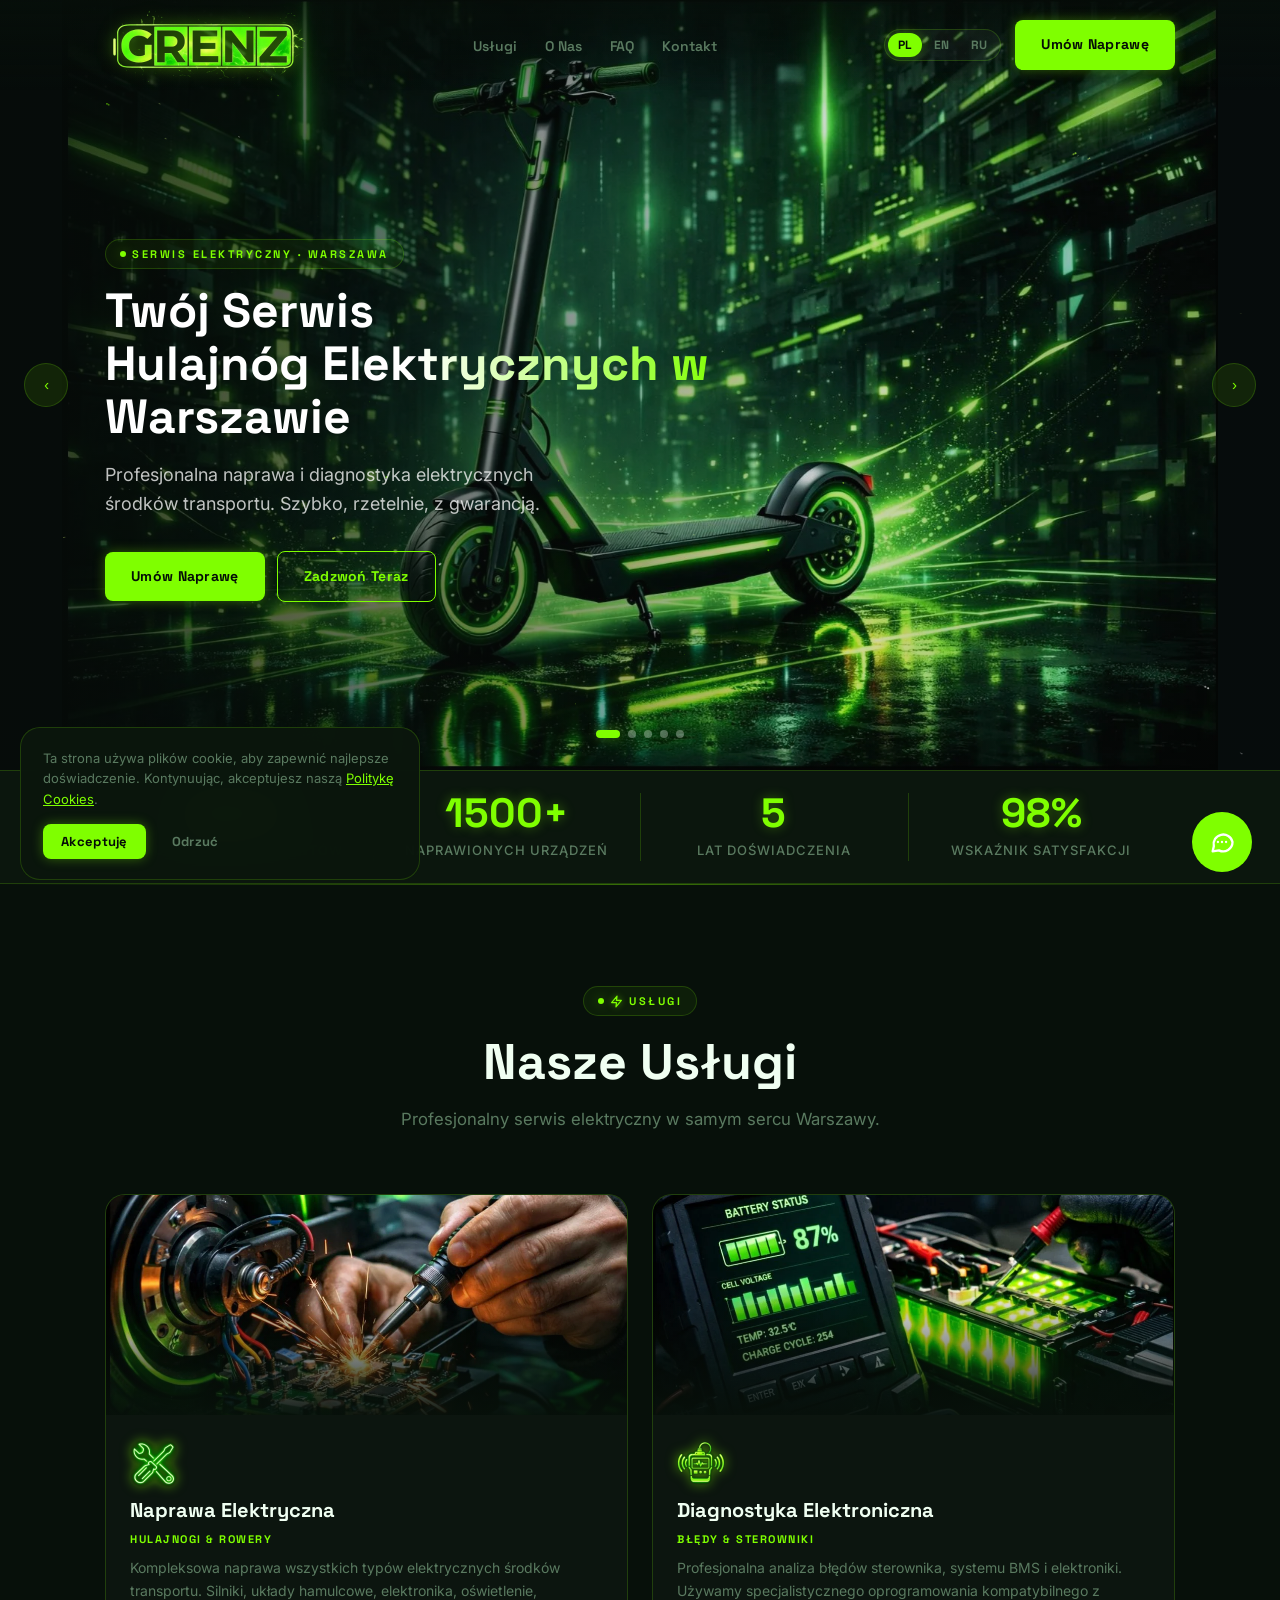
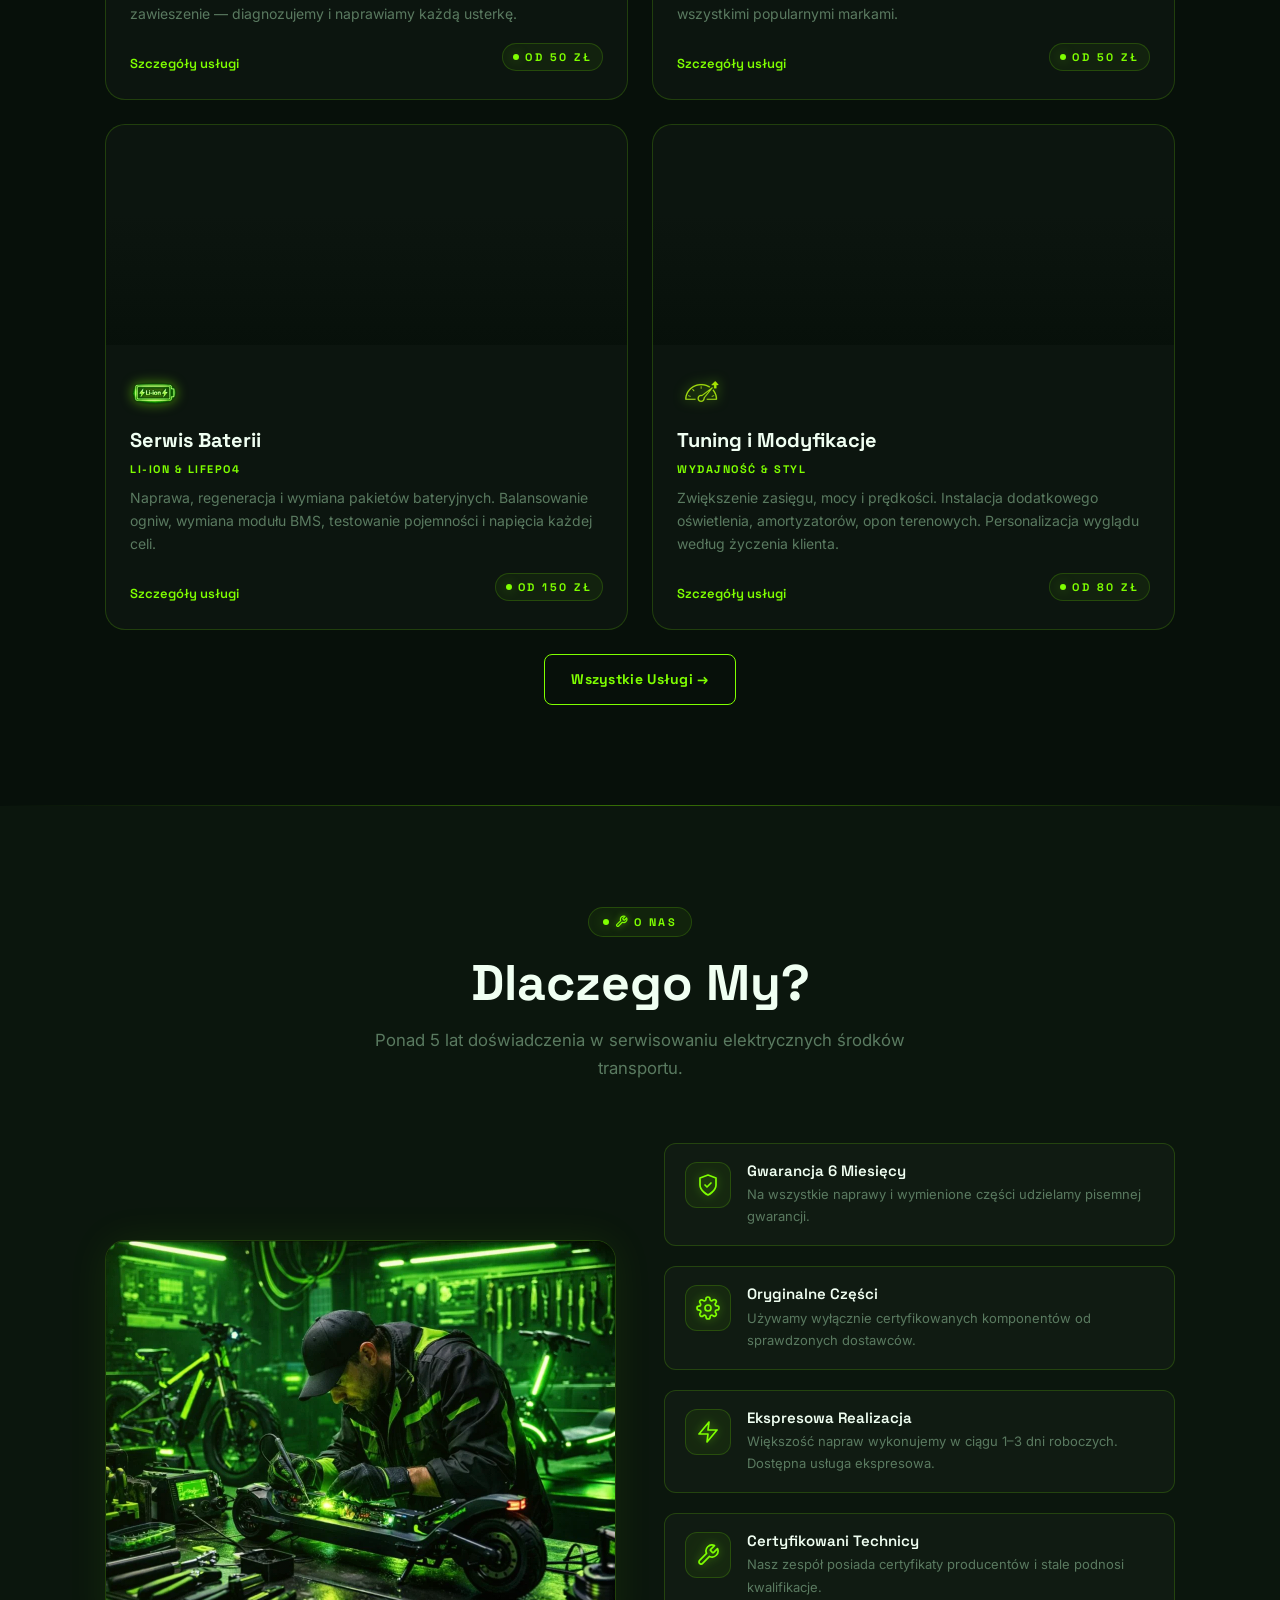
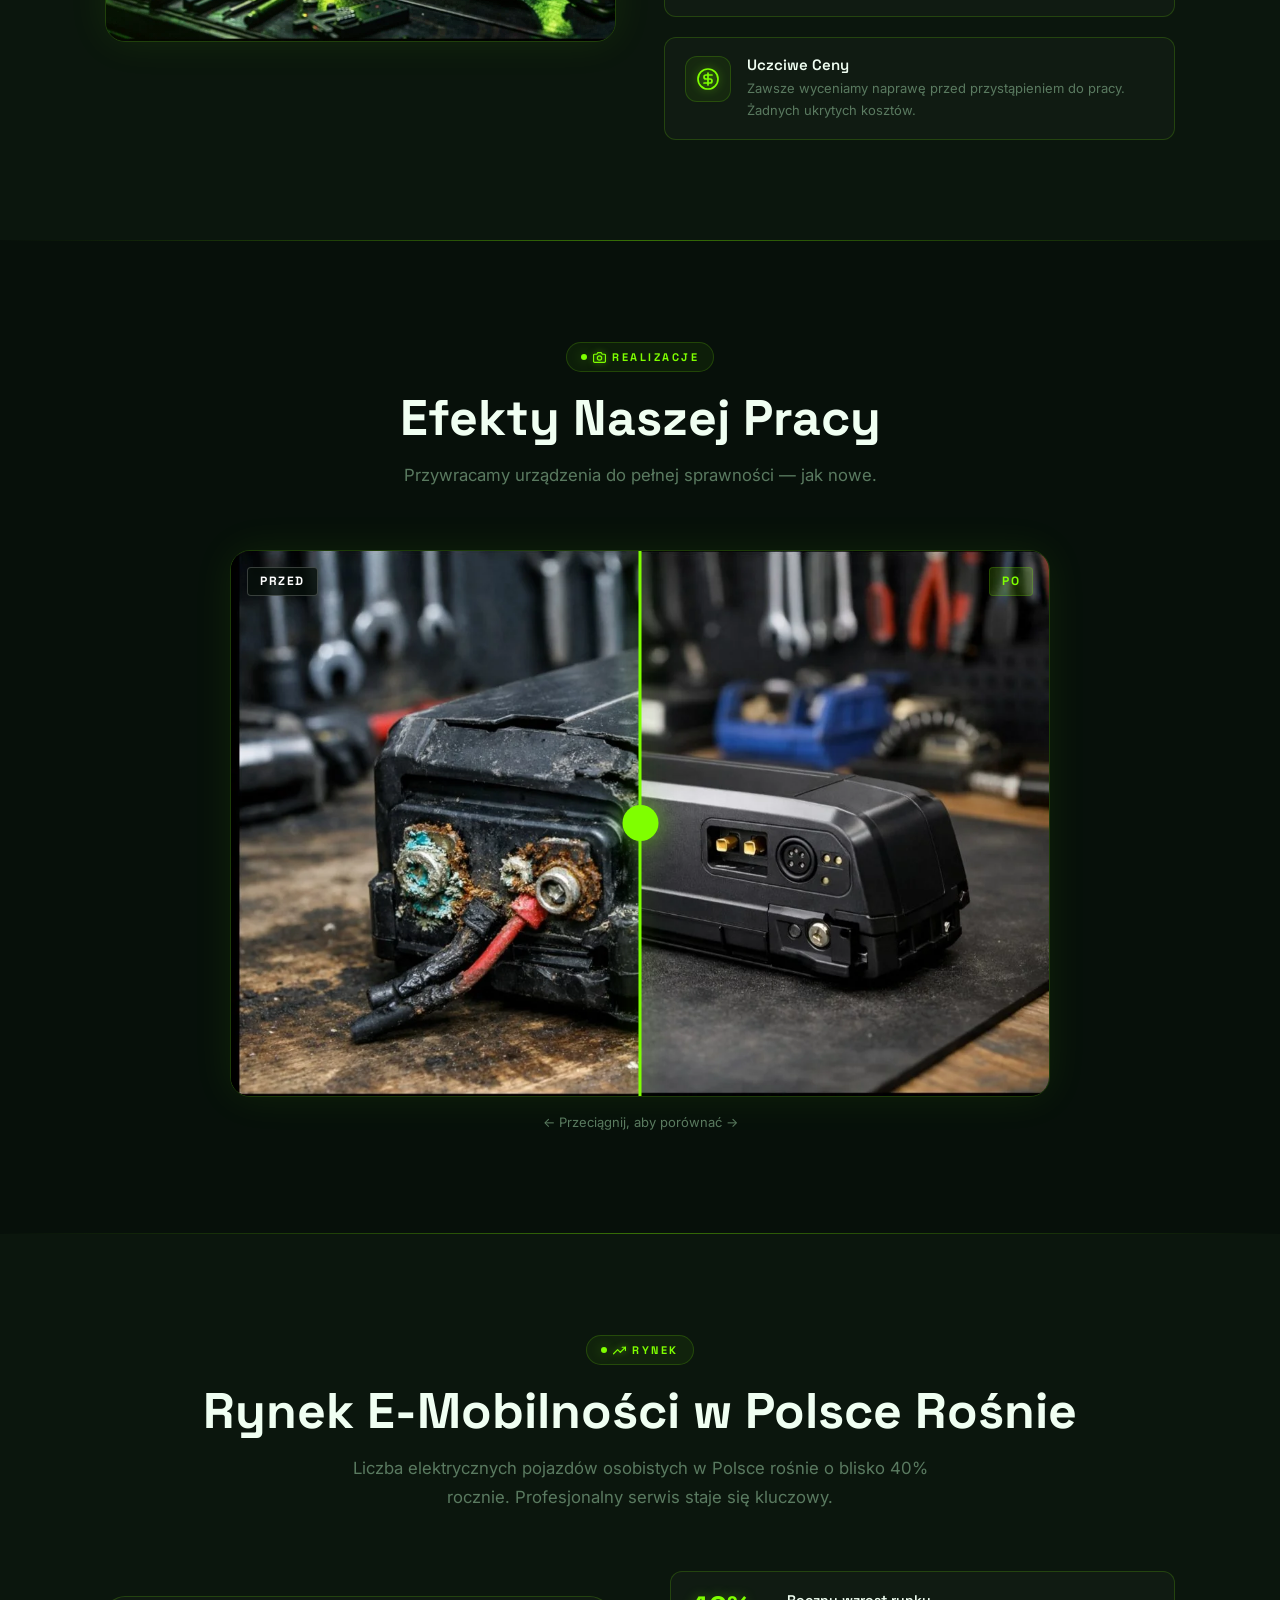
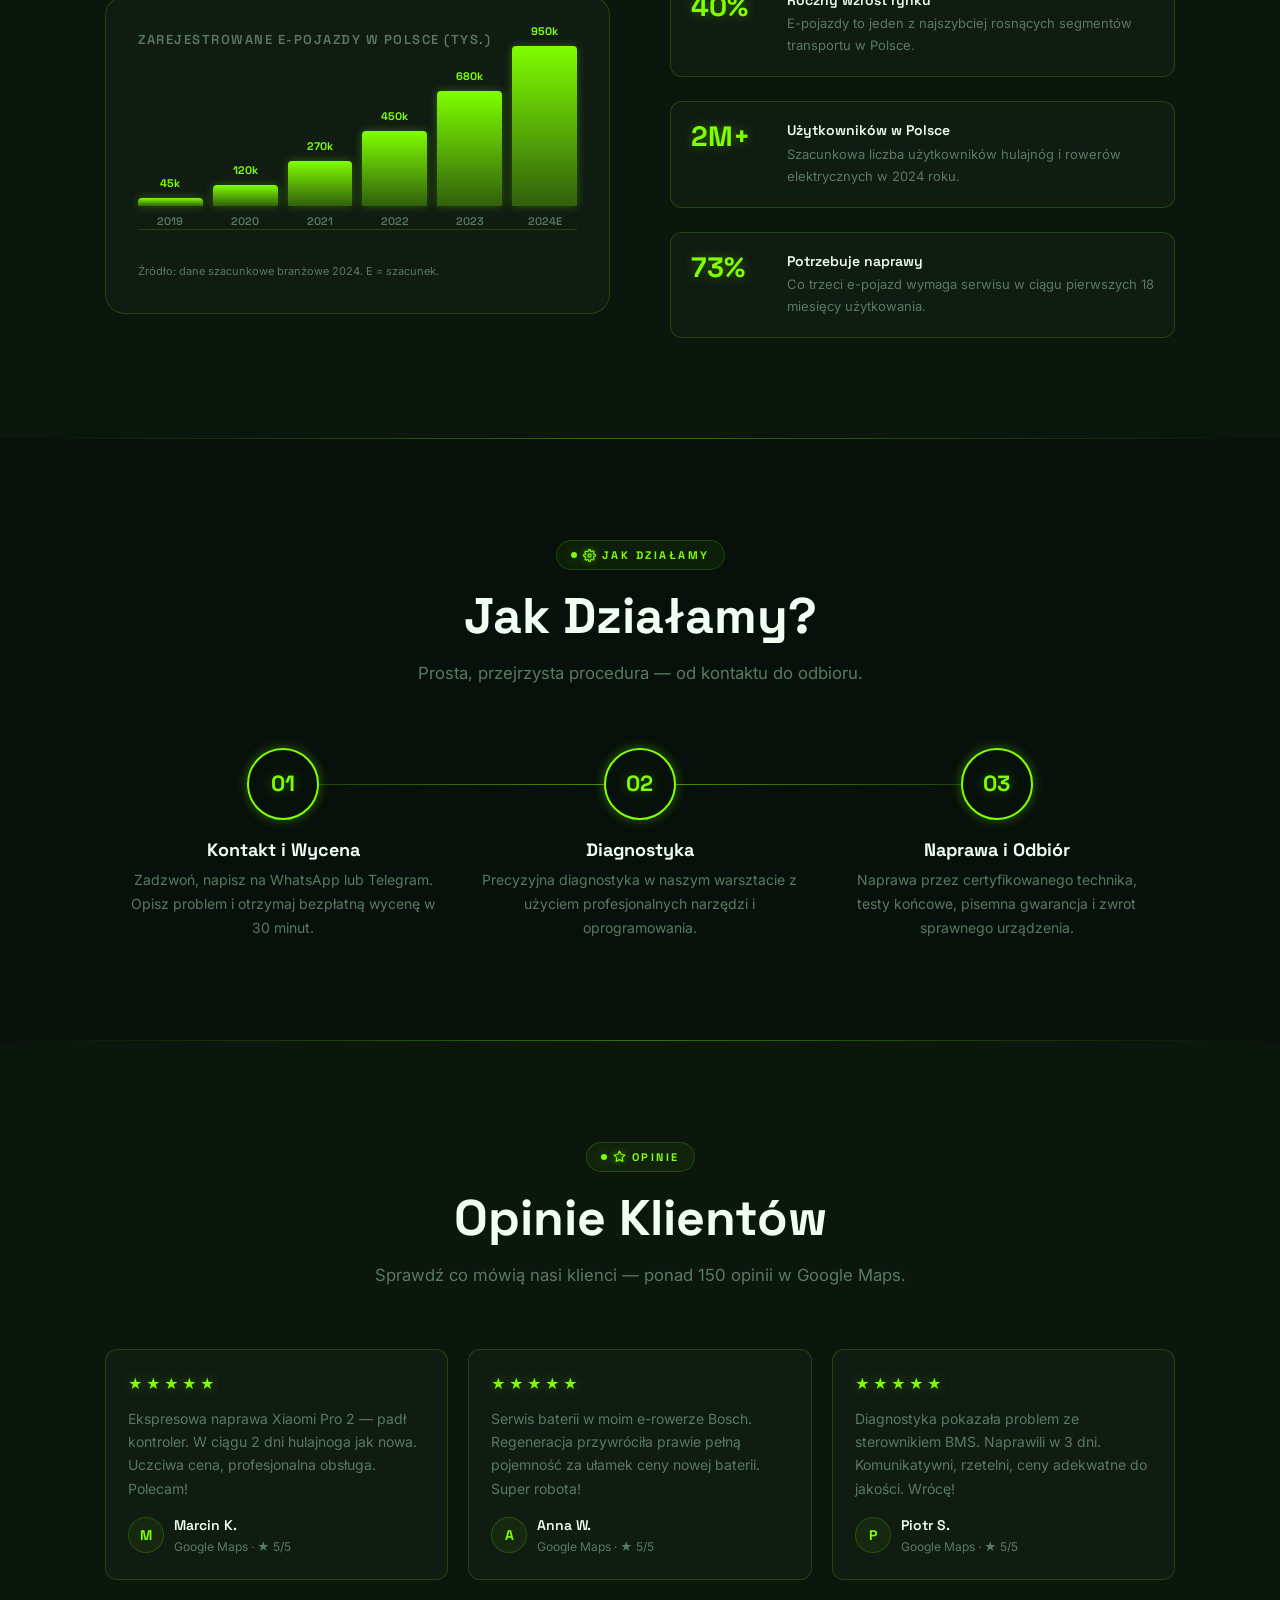
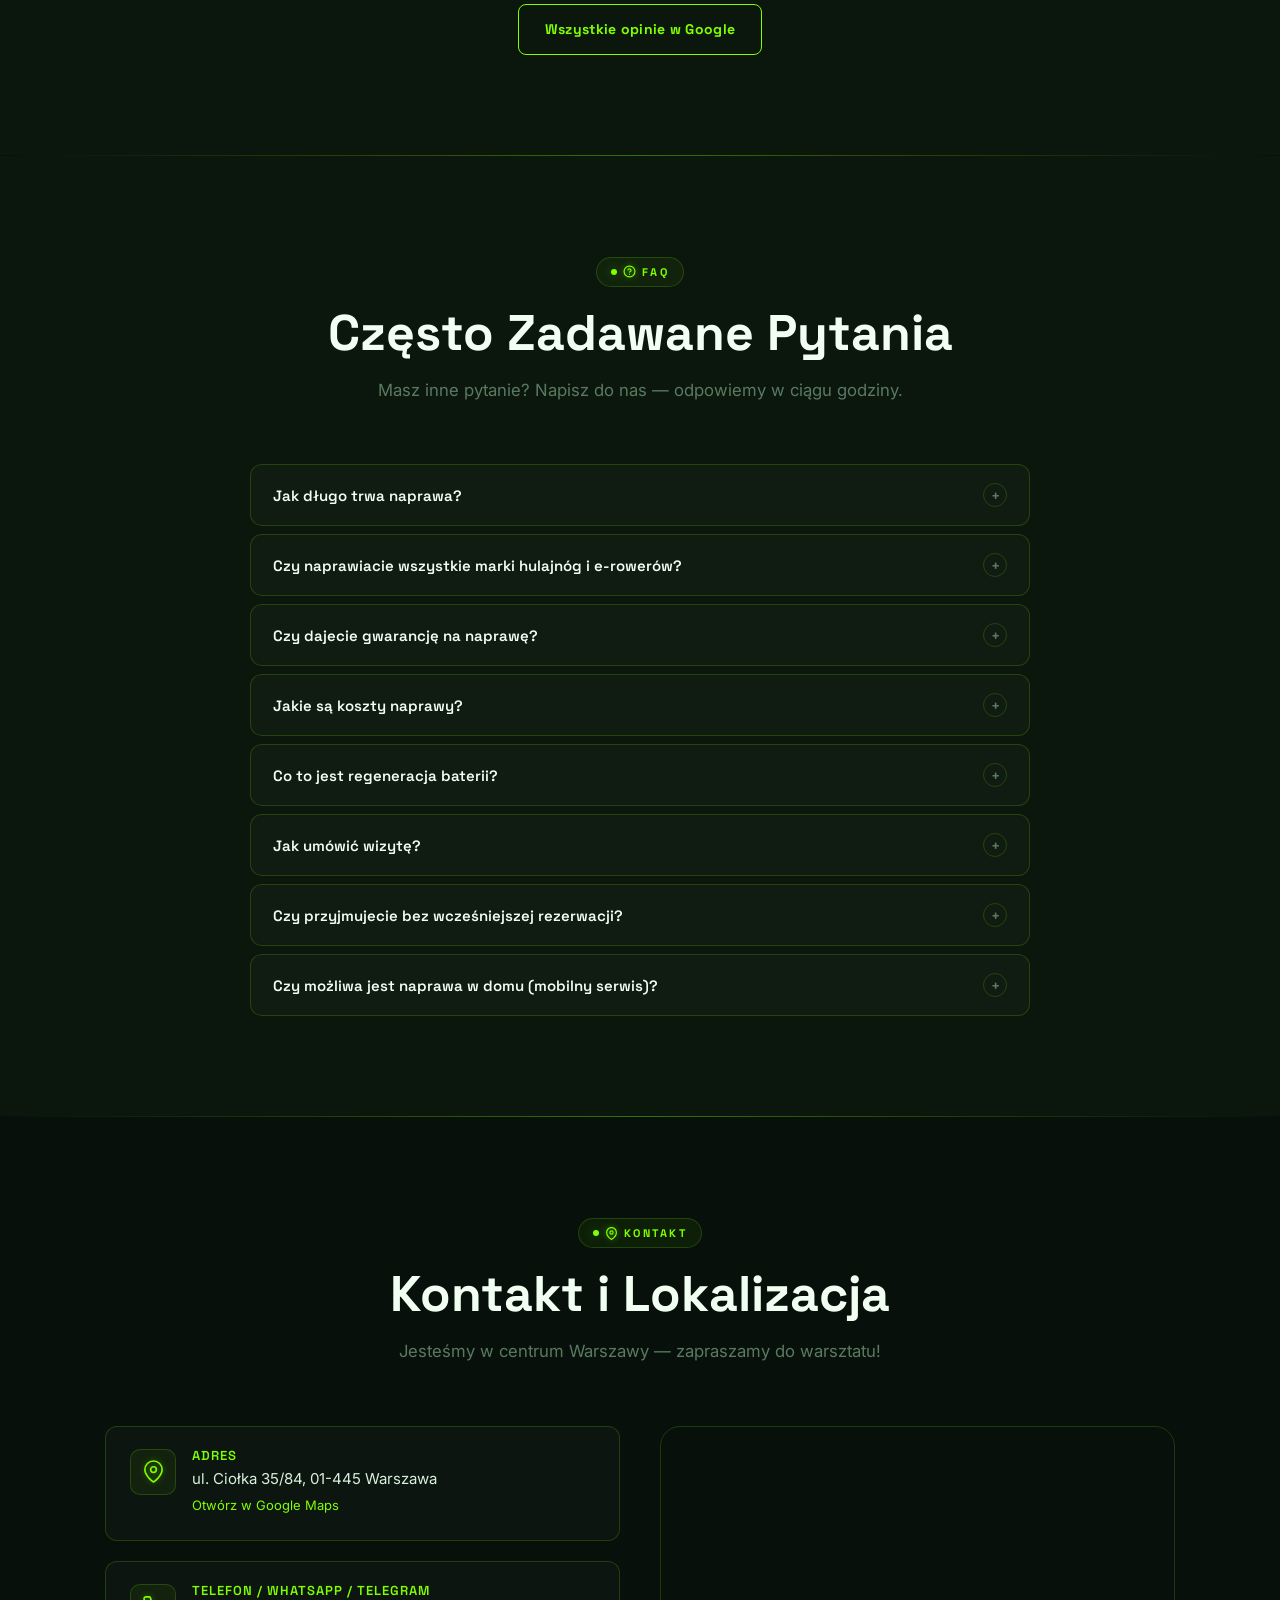
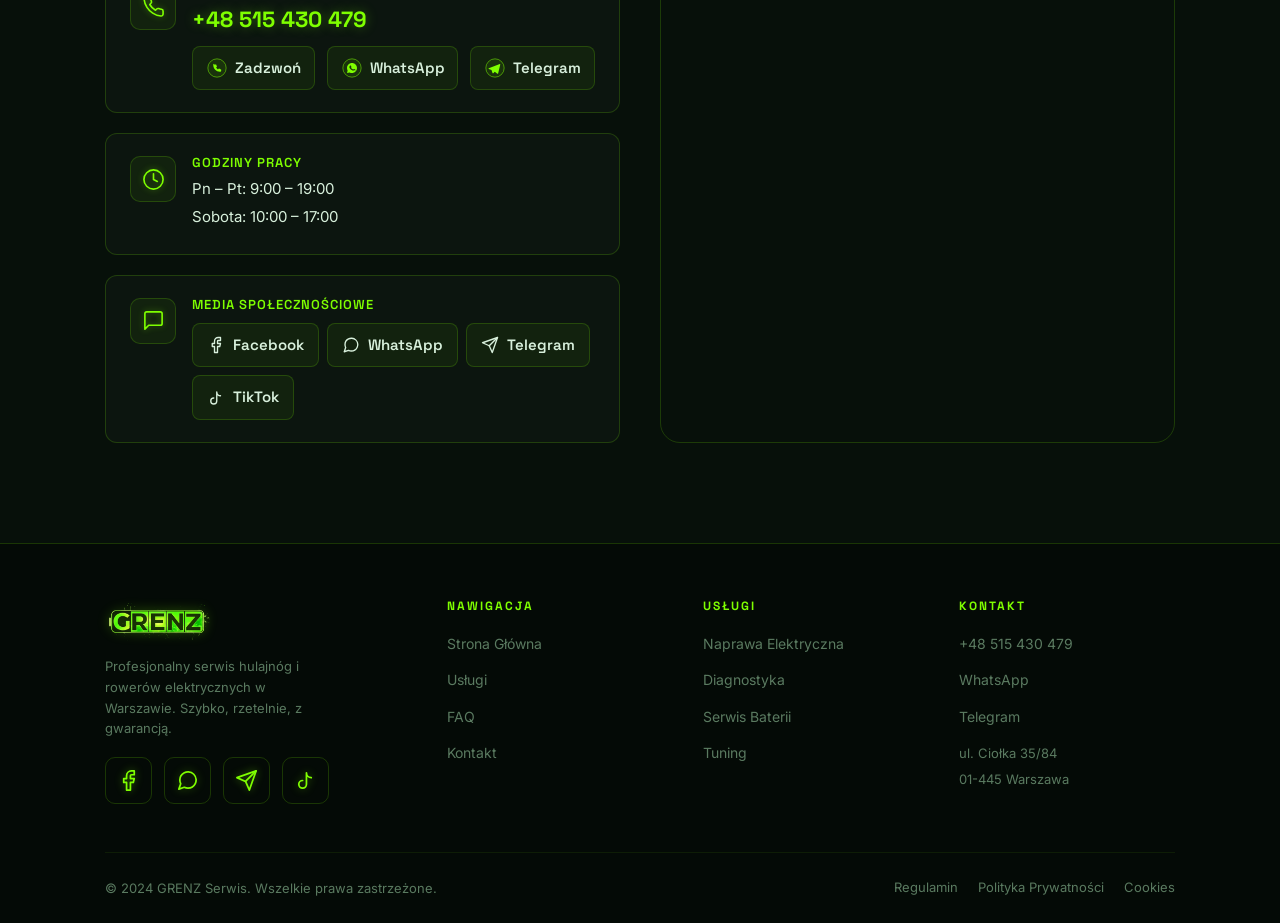
<file: index.html>
<!DOCTYPE html>
<html lang="pl" prefix="og: http://ogp.me/ns#">
<head>
<meta charset="UTF-8">
<meta name="viewport" content="width=device-width,initial-scale=1.0">
<title>GRENZ Serwis | Naprawa Hulajnóg i Rowerów Elektrycznych Warszawa</title>
<meta name="description" content="Profesjonalny serwis hulajnóg i rowerów elektrycznych w Warszawie. Naprawa, diagnostyka, regeneracja baterii, tuning. Ul. Ciołka 35/84, 01-445 Warszawa. ☎ +48 515 430 479">
<meta name="keywords" content="naprawa hulajnogi elektrycznej warszawa, serwis e-scooter warszawa, naprawa roweru elektrycznego warszawa, regeneracja baterii hulajnoga, diagnostyka hulajnogi">
<meta name="robots" content="index,follow">
<meta name="author" content="GRENZ Serwis">
<meta name="geo.region" content="PL-14">
<meta name="geo.placename" content="Warszawa">
<meta name="geo.position" content="52.246242;20.942134">
<meta name="ICBM" content="52.246242,20.942134">
<link rel="canonical" href="https://grenz.pl/">
<link rel="alternate" hreflang="pl" href="https://grenz.pl/">
<link rel="alternate" hreflang="en" href="https://grenz.pl/en/">
<link rel="alternate" hreflang="ru" href="https://grenz.pl/ru/">
<link rel="alternate" hreflang="x-default" href="https://grenz.pl/">

<!-- Favicon & PWA -->
<link rel="icon" type="image/svg+xml" href="/favicon.svg">
<link rel="apple-touch-icon" href="/apple-touch-icon.svg">
<link rel="manifest" href="/site.webmanifest">
<meta name="theme-color" content="#7fff00">
<meta name="msapplication-TileColor" content="#07100a">

<!-- AI Agent Discovery -->
<link rel="alternate" type="text/markdown" href="https://grenz.pl/content.md" title="Markdown content for AI agents">
<link rel="llms" href="https://grenz.pl/llms.txt" title="LLMs.txt AI index">

<!-- Search Console — replace TODO with your verification code -->
<meta name="google-site-verification" content="TODO_PASTE_YOUR_GOOGLE_VERIFICATION_CODE">

<meta property="og:type" content="website">
<meta property="og:url" content="https://grenz.pl/">
<meta property="og:title" content="GRENZ Serwis | Naprawa Hulajnóg Elektrycznych Warszawa">
<meta property="og:description" content="Profesjonalny serwis hulajnóg i rowerów elektrycznych w Warszawie. Naprawa, diagnostyka, baterie, tuning. Gwarancja 6 miesięcy.">
<meta property="og:image" content="https://grenz.pl/uploads/og-image.webp">
<meta property="og:image:width" content="1200">
<meta property="og:image:height" content="630">
<meta property="og:image:alt" content="GRENZ Serwis Hulajnóg Elektrycznych Warszawa">
<meta property="og:locale" content="pl_PL">
<meta property="og:locale:alternate" content="en_US">
<meta property="og:locale:alternate" content="ru_RU">
<meta property="og:site_name" content="GRENZ Serwis">
<meta name="twitter:card" content="summary_large_image">
<meta name="twitter:title" content="GRENZ Serwis | Serwis Hulajnóg Elektrycznych Warszawa">
<meta name="twitter:description" content="Naprawa, diagnostyka, regeneracja baterii. Warszawa ul. Ciołka 35/84. ☎ +48 515 430 479">
<meta name="twitter:image" content="https://grenz.pl/uploads/og-image.webp">
<link rel="preload" as="image" href="uploads/hero_slider_1_scooter.webp" type="image/webp" fetchpriority="high">
<link rel="preconnect" href="https://fonts.googleapis.com">
<link rel="preconnect" href="https://fonts.gstatic.com" crossorigin="">
<link rel="stylesheet" href="css/style.css">
<script type="application/ld+json">
{"@context":"https://schema.org","@type":"LocalBusiness","@id":"https://grenz.pl/","name":"GRENZ Serwis","description":"Profesjonalny serwis hulajnóg i rowerów elektrycznych w Warszawie","url":"https://grenz.pl/","telephone":"+48515430479","image":"https://grenz.pl/uploads/og-image.webp","logo":"https://grenz.pl/uploads/logo.webp","address":{"@type":"PostalAddress","streetAddress":"ul. Ciołka 35/84","addressLocality":"Warszawa","postalCode":"01-445","addressCountry":"PL","addressRegion":"Mazowieckie"},"geo":{"@type":"GeoCoordinates","latitude":52.2462415,"longitude":20.9421341},"openingHoursSpecification":[{"@type":"OpeningHoursSpecification","dayOfWeek":["Monday","Tuesday","Wednesday","Thursday","Friday"],"opens":"09:00","closes":"19:00"},{"@type":"OpeningHoursSpecification","dayOfWeek":["Saturday"],"opens":"10:00","closes":"17:00"}],"priceRange":"50-500 PLN","currenciesAccepted":"PLN","paymentAccepted":"Cash, Credit Card, Bank Transfer, BLIK","sameAs":["https://www.facebook.com/p/greenzpl-100086601440884/","https://www.tiktok.com/@grenz_pl"],"aggregateRating":{"@type":"AggregateRating","ratingValue":"4.9","reviewCount":"150","bestRating":"5"},"areaServed":[{"@type":"City","name":"Warszawa"},{"@type":"AdministrativeArea","name":"Mazowieckie"}],"hasOfferCatalog":{"@type":"OfferCatalog","name":"Usługi Serwisowe","itemListElement":[{"@type":"Offer","itemOffered":{"@type":"Service","name":"Naprawa Hulajnóg Elektrycznych","areaServed":"Warszawa"},"priceSpecification":{"@type":"PriceSpecification","price":"50","priceCurrency":"PLN","valueAddedTaxIncluded":true}},{"@type":"Offer","itemOffered":{"@type":"Service","name":"Diagnostyka Elektroniczna","areaServed":"Warszawa"},"priceSpecification":{"@type":"PriceSpecification","price":"50","priceCurrency":"PLN"}},{"@type":"Offer","itemOffered":{"@type":"Service","name":"Serwis i Regeneracja Baterii Li-Ion","areaServed":"Warszawa"},"priceSpecification":{"@type":"PriceSpecification","price":"150","priceCurrency":"PLN"}},{"@type":"Offer","itemOffered":{"@type":"Service","name":"Tuning i Modyfikacje","areaServed":"Warszawa"},"priceSpecification":{"@type":"PriceSpecification","price":"80","priceCurrency":"PLN"}}]}}
</script>
<script type="application/ld+json">
{"@context":"https://schema.org","@type":"BreadcrumbList","itemListElement":[{"@type":"ListItem","position":1,"name":"Strona Główna","item":"https://grenz.pl/"}]}
</script>
<script type="application/ld+json">
{"@context":"https://schema.org","@type":"Organization","name":"GRENZ Serwis","url":"https://grenz.pl/","logo":"https://grenz.pl/uploads/logo.webp","contactPoint":{"@type":"ContactPoint","telephone":"+48515430479","contactType":"customer service","availableLanguage":["Polish","English","Russian"],"areaServed":"PL"},"sameAs":["https://www.facebook.com/p/greenzpl-100086601440884/","https://www.tiktok.com/@grenz_pl","https://wa.me/48515430479","https://t.me/+48515430479"]}
</script>
<script type="application/ld+json">
{"@context":"https://schema.org","@type":"WebSite","url":"https://grenz.pl/","name":"GRENZ Serwis","inLanguage":["pl","en","ru"],"publisher":{"@type":"Organization","name":"GRENZ Serwis"}}
</script>

<!-- Google Analytics 4 / Google Tag Manager — replace G-XXXXXXXXXX with your real ID -->
<script async src="https://www.googletagmanager.com/gtag/js?id=G-XXXXXXXXXX"></script>
<script>
  window.dataLayer = window.dataLayer || [];
  function gtag(){dataLayer.push(arguments);}
  gtag('js', new Date());
  gtag('config', 'G-XXXXXXXXXX', {
    'anonymize_ip': true,
    'cookie_flags': 'SameSite=None;Secure'
  });
</script>
</head>
<body>

<!-- Cookie Banner -->
<div class="cookie" id="cookieBanner">
  <p><span data-t="cookie_text">Ta strona używa plików cookie, aby zapewnić najlepsze doświadczenie. Kontynuując, akceptujesz naszą</span> <a href="cookie.html" data-t="cookie_policy">Politykę Cookies</a>.</p>
  <div class="cookie-btns">
    <button class="btn btn-primary" id="cookieAccept" data-t="cookie_accept">Akceptuję</button>
    <button class="btn btn-ghost" id="cookieDecline" data-t="cookie_decline">Odrzuć</button>
  </div>
</div>

<!-- Header -->
<header class="header" id="header">
  <nav class="nav container">
    <a href="/" class="nav-logo"><img src="uploads/logo.webp" alt="GRENZ Serwis Hulajnóg Warszawa" width="400" height="160" loading="eager" decoding="sync"></a>
    <ul class="nav-links">
      <li><a href="#services" data-t="nav.services">Usługi</a></li>
      <li><a href="#why" data-t="nav.about">O Nas</a></li>
      <li><a href="#faq" data-t="nav.faq">FAQ</a></li>
      <li><a href="#contact" data-t="nav.contact">Kontakt</a></li>
    </ul>
    <div class="nav-actions">
      <div class="lang-sw">
        <button class="lang-btn active" data-lang="pl">PL</button>
        <button class="lang-btn" data-lang="en">EN</button>
        <button class="lang-btn" data-lang="ru">RU</button>
      </div>
      <a href="tel:+48515430479" class="btn btn-primary" data-t="nav.cta">Umów Naprawę</a>
      <button class="nav-toggle" aria-label="Menu"><span></span><span></span><span></span></button>
    </div>
  </nav>
</header>

<!-- Mobile Nav -->
<div class="mobile-nav" id="mobileNav">
  <button class="mobile-nav-close" aria-label="Zamknij">✕</button>
  <a href="#services" data-t="nav.mobile.services">Usługi</a>
  <a href="#why" data-t="nav.mobile.about">O Nas</a>
  <a href="#faq" data-t="nav.mobile.faq">FAQ</a>
  <a href="#contact" data-t="nav.mobile.contact">Kontakt</a>
  <div class="lang-sw" style="margin-top:8px">
    <button class="lang-btn active" data-lang="pl">PL</button>
    <button class="lang-btn" data-lang="en">EN</button>
    <button class="lang-btn" data-lang="ru">RU</button>
  </div>
  <a href="tel:+48515430479" class="btn btn-primary" style="margin-top:8px">+48 515 430 479</a>
</div>

<main>

<!-- ═══ HERO ═══ -->
<section class="hero" id="home" aria-label="Hero slider">
  <div class="hero-slides">
    <div class="hero-slide active"><img src="uploads/hero_slider_1_scooter.webp" alt="Serwis hulajnóg elektrycznych Warszawa" width="1920" height="1080" loading="eager" fetchpriority="high" decoding="async"></div>
    <div class="hero-slide"><img src="uploads/hero_slider_2_ebike.webp" alt="Naprawa rowerów elektrycznych Warszawa" width="1920" height="1080" loading="lazy" decoding="async"></div>
    <div class="hero-slide"><img src="uploads/hero_slider_3_repair.webp" alt="Profesjonalna naprawa e-scooter" width="1920" height="1080" loading="lazy" decoding="async"></div>
    <div class="hero-slide"><img src="uploads/hero_slider_4_battery.webp" alt="Serwis baterii Li-Ion hulajnoga" width="1920" height="1080" loading="lazy" decoding="async"></div>
    <div class="hero-slide"><img src="uploads/hero_slider_5_shop.webp" alt="Części i akcesoria do hulajnóg" width="1920" height="1080" loading="lazy" decoding="async"></div>
  </div>
  <div class="hero-overlay"></div>
  <canvas id="heroStarfield" class="hero-starfield" aria-hidden="true"></canvas>
  <div class="hero-content container">
    <div class="hero-text">
      <div class="badge hero-badge"><span data-t="hero.badge">Serwis Elektryczny · Warszawa</span></div>
      <h1 data-t="hero.title">Twój Serwis<br>Hulajnóg Elektrycznych <span class="hl">w Warszawie</span></h1>
      <p class="hero-sub" data-t="hero.sub">Profesjonalna naprawa i diagnostyka elektrycznych środków transportu. Szybko, rzetelnie, z gwarancją.</p>
      <div class="hero-ctas">
        <a href="#contact" class="btn btn-primary neon-pulse" data-t="cta_main">Umów Naprawę</a>
        <a href="tel:+48515430479" class="btn btn-outline" data-t="cta_call">Zadzwoń Teraz</a>
      </div>
    </div>
  </div>
  <button class="hero-arrow hero-arrow-left" aria-label="Poprzedni slajd">‹</button>
  <button class="hero-arrow hero-arrow-right" aria-label="Następny slajd">›</button>
  <div class="hero-nav">
    <button class="hero-dot active" aria-label="Slajd 1"></button>
    <button class="hero-dot" aria-label="Slajd 2"></button>
    <button class="hero-dot" aria-label="Slajd 3"></button>
    <button class="hero-dot" aria-label="Slajd 4"></button>
    <button class="hero-dot" aria-label="Slajd 5"></button>
  </div>
</section>

<!-- ═══ STATS ═══ -->
<div class="stats-bar" aria-label="Statystyki serwisu">
  <div class="container">
    <div class="stats-bar-inner">
      <div class="stat-item reveal"><span class="stat-num" data-target="500">500+</span><span class="stat-label">Zadowolonych Klientów</span></div>
      <div class="stat-item reveal" data-delay="100"><span class="stat-num" data-target="1500">1500+</span><span class="stat-label">Naprawionych Urządzeń</span></div>
      <div class="stat-item reveal" data-delay="200"><span class="stat-num" data-target="5">5</span><span class="stat-label">Lat Doświadczenia</span></div>
      <div class="stat-item reveal" data-delay="300"><span class="stat-num" data-target="98">98%</span><span class="stat-label">Wskaźnik Satysfakcji</span></div>
    </div>
  </div>
</div>

<div class="neon-line"></div>

<!-- ═══ SERVICES ═══ -->
<section class="section" id="services" aria-labelledby="services-h">
  <div class="container">
    <div class="section-head reveal">
      <div class="badge"><svg viewBox="0 0 24 24" aria-hidden="true"><polygon points="13 2 3 14 12 14 11 22 21 10 12 10 13 2"></polygon></svg><span data-t="badge_services">Usługi</span></div>
      <h2 id="services-h" data-t="services_title">Nasze Usługi</h2>
      <p data-t="services_sub">Profesjonalny serwis elektryczny w samym sercu Warszawy.</p>
    </div>
    <div class="services-grid">
      <article class="service-card reveal">
        <div class="service-img"><img src="uploads/grenz-service-repair.webp" alt="Naprawa hulajnogi elektrycznej" loading="lazy" decoding="async"><div class="service-img-overlay"></div></div>
        <div class="service-body">
          <picture><source srcset="uploads/icon_repair_neon.webp" type="image/webp"><img class="service-icon" src="uploads/icon_repair_neon.webp" alt="" width="48" height="48" loading="lazy" decoding="async"></picture>
          <h3 data-t="s.title">Naprawa Elektryczna</h3>
          <small data-t="s.sub" style="color:var(--neon);font-family:var(--font-h);font-size:11px;font-weight:700;letter-spacing:1.5px;text-transform:uppercase;display:block;margin-bottom:8px">Hulajnogi &amp; Rowery</small>
          <p data-t="s.desc">Kompleksowa naprawa wszystkich typów elektrycznych środków transportu. Silniki, hamulce, elektronika, oświetlenie.</p>
          <div style="display:flex;align-items:center;justify-content:space-between;margin-top:14px;flex-wrap:wrap;gap:8px">
            <a href="naprawa.html" class="service-link" data-t="s.link">Szczegóły usługi →</a>
            <span class="badge" style="margin:0;font-size:11px;padding:4px 10px" data-t="s.price">od 50 zł</span>
          </div>
        </div>
      </article>
      <article class="service-card reveal" data-delay="100">
        <div class="service-img"><img src="uploads/grenz-service-diagnostics.webp" alt="Elektroniczna diagnostyka e-scooter" loading="lazy" decoding="async"><div class="service-img-overlay"></div></div>
        <div class="service-body">
          <picture><source srcset="uploads/icon_diagnostic_neon.webp" type="image/webp"><img class="service-icon" src="uploads/icon_diagnostic_neon.webp" alt="" width="48" height="48" loading="lazy" decoding="async"></picture>
          <h3 data-t="s.title">Diagnostyka Elektroniczna</h3>
          <small data-t="s.sub" style="color:var(--neon);font-family:var(--font-h);font-size:11px;font-weight:700;letter-spacing:1.5px;text-transform:uppercase;display:block;margin-bottom:8px">Błędy &amp; Sterowniki</small>
          <p data-t="s.desc">Profesjonalna analiza błędów sterownika, systemu BMS i elektroniki z użyciem specjalistycznego oprogramowania.</p>
          <div style="display:flex;align-items:center;justify-content:space-between;margin-top:14px;flex-wrap:wrap;gap:8px">
            <a href="diagnostyka.html" class="service-link" data-t="s.link">Szczegóły usługi →</a>
            <span class="badge" style="margin:0;font-size:11px;padding:4px 10px" data-t="s.price">od 50 zł</span>
          </div>
        </div>
      </article>
      <article class="service-card reveal" data-delay="200">
        <div class="service-img"><img src="uploads/grenz-service-battery.webp" alt="Serwis i regeneracja baterii Li-Ion" loading="lazy" decoding="async"><div class="service-img-overlay"></div></div>
        <div class="service-body">
          <picture><source srcset="uploads/icon_battery_neon.webp" type="image/webp"><img class="service-icon" src="uploads/icon_battery_neon.webp" alt="" width="48" height="48" loading="lazy" decoding="async"></picture>
          <h3 data-t="s.title">Serwis Baterii</h3>
          <small data-t="s.sub" style="color:var(--neon);font-family:var(--font-h);font-size:11px;font-weight:700;letter-spacing:1.5px;text-transform:uppercase;display:block;margin-bottom:8px">Li-Ion &amp; LiFePO4</small>
          <p data-t="s.desc">Naprawa, regeneracja i wymiana pakietów bateryjnych. Balansowanie ogniw, wymiana BMS, testowanie pojemności.</p>
          <div style="display:flex;align-items:center;justify-content:space-between;margin-top:14px;flex-wrap:wrap;gap:8px">
            <a href="bateria.html" class="service-link" data-t="s.link">Szczegóły usługi →</a>
            <span class="badge" style="margin:0;font-size:11px;padding:4px 10px" data-t="s.price">od 150 zł</span>
          </div>
        </div>
      </article>
      <article class="service-card reveal" data-delay="300">
        <div class="service-img"><img src="uploads/grenz-service-tuning.webp" alt="Tuning i modyfikacje hulajnogi elektrycznej" loading="lazy" decoding="async"><div class="service-img-overlay"></div></div>
        <div class="service-body">
          <picture><source srcset="uploads/icon_tuning.webp" type="image/webp"><img class="service-icon" src="uploads/icon_tuning.webp" alt="" width="48" height="48" loading="lazy" decoding="async"></picture>
          <h3 data-t="s.title">Tuning i Modyfikacje</h3>
          <small data-t="s.sub" style="color:var(--neon);font-family:var(--font-h);font-size:11px;font-weight:700;letter-spacing:1.5px;text-transform:uppercase;display:block;margin-bottom:8px">Wydajność &amp; Styl</small>
          <p data-t="s.desc">Zwiększenie zasięgu, mocy i prędkości. Instalacja dodatkowego oświetlenia, amortyzatorów, personalizacja wyglądu.</p>
          <div style="display:flex;align-items:center;justify-content:space-between;margin-top:14px;flex-wrap:wrap;gap:8px">
            <a href="tuning.html" class="service-link" data-t="s.link">Szczegóły usługi →</a>
            <span class="badge" style="margin:0;font-size:11px;padding:4px 10px" data-t="s.price">od 80 zł</span>
          </div>
        </div>
      </article>
    </div>
    <div class="text-center mt-6"><a href="services.html" class="btn btn-outline" data-t="nav.services_page">Wszystkie Usługi →</a></div>
  </div>
</section>

<div class="neon-line"></div>

<!-- ═══ WHY US ═══ -->
<section class="section why" id="why" aria-labelledby="why-h">
  <div class="container">
    <div class="section-head reveal">
      <div class="badge"><svg viewBox="0 0 24 24" aria-hidden="true"><path d="M14.7 6.3a1 1 0 0 0 0 1.4l1.6 1.6a1 1 0 0 0 1.4 0l3.77-3.77a6 6 0 0 1-7.94 7.94l-6.91 6.91a2.12 2.12 0 0 1-3-3l6.91-6.91a6 6 0 0 1 7.94-7.94l-3.76 3.76z"></path></svg><span data-t="badge_about">O Nas</span></div>
      <h2 id="why-h" data-t="why_title">Dlaczego My?</h2>
      <p data-t="why_sub">Ponad 5 lat doświadczenia w serwisowaniu elektrycznych środków transportu.</p>
    </div>
    <div class="why-grid">
      <div class="why-img reveal-left">
        <img src="uploads/grenz-hero-main.webp" alt="Warsztat GRENZ — technik przy pracy" loading="lazy" decoding="async" width="600" height="450">
        <div class="why-glow"></div>
      </div>
      <div class="why-reasons">
        <div class="why-item reveal" data-delay="0"><div class="why-icon"><svg class="icon-svg" viewBox="0 0 24 24" aria-hidden="true"><path d="M12 22s8-4 8-10V5l-8-3-8 3v7c0 6 8 10 8 10z"></path><path d="m9 12 2 2 4-4"></path></svg></div><div class="why-text"><h4 data-t="w.title">Gwarancja 6 Miesięcy</h4><p data-t="w.desc">Na wszystkie naprawy i wymienione części udzielamy pisemnej gwarancji.</p></div></div>
        <div class="why-item reveal" data-delay="80"><div class="why-icon"><svg class="icon-svg" viewBox="0 0 24 24" aria-hidden="true"><circle cx="12" cy="12" r="3"></circle><path d="M19.4 15a1.65 1.65 0 0 0 .33 1.82l.06.06a2 2 0 1 1-2.83 2.83l-.06-.06a1.65 1.65 0 0 0-1.82-.33 1.65 1.65 0 0 0-1 1.51V21a2 2 0 1 1-4 0v-.09a1.65 1.65 0 0 0-1-1.51 1.65 1.65 0 0 0-1.82.33l-.06.06a2 2 0 1 1-2.83-2.83l.06-.06a1.65 1.65 0 0 0 .33-1.82 1.65 1.65 0 0 0-1.51-1H3a2 2 0 1 1 0-4h.09a1.65 1.65 0 0 0 1.51-1 1.65 1.65 0 0 0-.33-1.82l-.06-.06a2 2 0 1 1 2.83-2.83l.06.06a1.65 1.65 0 0 0 1.82.33h.01a1.65 1.65 0 0 0 1-1.51V3a2 2 0 1 1 4 0v.09a1.65 1.65 0 0 0 1 1.51 1.65 1.65 0 0 0 1.82-.33l.06-.06a2 2 0 1 1 2.83 2.83l-.06.06a1.65 1.65 0 0 0-.33 1.82v.01a1.65 1.65 0 0 0 1.51 1H21a2 2 0 1 1 0 4h-.09a1.65 1.65 0 0 0-1.51 1z"></path></svg></div><div class="why-text"><h4 data-t="w.title">Oryginalne Części</h4><p data-t="w.desc">Używamy wyłącznie certyfikowanych komponentów od sprawdzonych dostawców.</p></div></div>
        <div class="why-item reveal" data-delay="160"><div class="why-icon"><svg class="icon-svg" viewBox="0 0 24 24" aria-hidden="true"><polygon points="13 2 3 14 12 14 11 22 21 10 12 10 13 2"></polygon></svg></div><div class="why-text"><h4 data-t="w.title">Ekspresowa Realizacja</h4><p data-t="w.desc">Większość napraw wykonujemy w ciągu 1–3 dni roboczych. Dostępna usługa ekspresowa.</p></div></div>
        <div class="why-item reveal" data-delay="240"><div class="why-icon"><svg class="icon-svg" viewBox="0 0 24 24" aria-hidden="true"><path d="M14.7 6.3a1 1 0 0 0 0 1.4l1.6 1.6a1 1 0 0 0 1.4 0l3.77-3.77a6 6 0 0 1-7.94 7.94l-6.91 6.91a2.12 2.12 0 0 1-3-3l6.91-6.91a6 6 0 0 1 7.94-7.94l-3.76 3.76z"></path></svg></div><div class="why-text"><h4 data-t="w.title">Certyfikowani Technicy</h4><p data-t="w.desc">Nasz zespół posiada certyfikaty producentów i stale podnosi kwalifikacje.</p></div></div>
        <div class="why-item reveal" data-delay="320"><div class="why-icon"><svg class="icon-svg" viewBox="0 0 24 24" aria-hidden="true"><circle cx="12" cy="12" r="10"></circle><path d="M16 8h-6a2 2 0 1 0 0 4h4a2 2 0 1 1 0 4H8"></path><path d="M12 18V6"></path></svg></div><div class="why-text"><h4 data-t="w.title">Uczciwe Ceny</h4><p data-t="w.desc">Zawsze informujemy o kosztach przed przystąpieniem do naprawy. Żadnych ukrytych opłat.</p></div></div>
      </div>
    </div>
  </div>
</section>

<div class="neon-line"></div>

<!-- ═══ BEFORE / AFTER ═══ -->
<section class="section" id="before-after" aria-labelledby="ba-h">
  <div class="container">
    <div class="section-head reveal">
      <div class="badge"><svg viewBox="0 0 24 24" aria-hidden="true"><path d="M23 19a2 2 0 0 1-2 2H3a2 2 0 0 1-2-2V8a2 2 0 0 1 2-2h4l2-3h6l2 3h4a2 2 0 0 1 2 2z"></path><circle cx="12" cy="13" r="4"></circle></svg><span data-t="badge_realizations">Realizacje</span></div>
      <h2 id="ba-h" data-t="ba_title">Efekty Naszej Pracy</h2>
      <p data-t="ba_sub">Przywracamy urządzenia do pełnej sprawności — jak nowe.</p>
    </div>
    <div class="ba-wrap reveal">
      <picture><source srcset="uploads/repair_after_2.webp" type="image/webp"><img class="ba-after" src="uploads/repair_after_2.webp" alt="Hulajnoga po naprawie GRENZ" loading="lazy" decoding="async"></picture>
      <div class="ba-before-wrap"><img src="uploads/repair_before_2.webp" alt="Hulajnoga przed naprawą" loading="lazy" decoding="async"></div>
      <div class="ba-handle"></div>
      <span class="ba-label ba-label-before" data-t="ba_before">PRZED</span>
      <span class="ba-label ba-label-after" data-t="ba_after">PO</span>
    </div>
    <p style="text-align:center;color:var(--text-muted);font-size:13px;margin-top:14px">← Przeciągnij, aby porównać →</p>
  </div>
</section>

<div class="neon-line"></div>

<!-- ═══ MARKET CHART ═══ -->
<section class="section market" id="market" aria-labelledby="market-h">
  <div class="container">
    <div class="section-head reveal">
      <div class="badge"><svg viewBox="0 0 24 24" aria-hidden="true"><polyline points="23 6 13.5 15.5 8.5 10.5 1 18"></polyline><polyline points="17 6 23 6 23 12"></polyline></svg><span data-t="badge_market">Rynek</span></div>
      <h2 id="market-h" data-t="market_title">Rynek E-Mobilności w Polsce Rośnie</h2>
      <p data-t="market_sub">Liczba elektrycznych pojazdów osobistych w Polsce rośnie o blisko 40% rocznie.</p>
    </div>
    <div class="market-layout">
      <div class="chart-wrap reveal-left">
        <div class="chart-title" data-t="market_chart_title">Zarejestrowane e-pojazdy w Polsce (tys.)</div>
        <div class="chart-bars">
          <div class="chart-bar-group"><span class="chart-value">45k</span><div class="chart-bar" style="height:8px"></div><span class="chart-year">2019</span></div>
          <div class="chart-bar-group"><span class="chart-value">120k</span><div class="chart-bar" style="height:21px"></div><span class="chart-year">2020</span></div>
          <div class="chart-bar-group"><span class="chart-value">270k</span><div class="chart-bar" style="height:45px"></div><span class="chart-year">2021</span></div>
          <div class="chart-bar-group"><span class="chart-value">450k</span><div class="chart-bar" style="height:75px"></div><span class="chart-year">2022</span></div>
          <div class="chart-bar-group"><span class="chart-value">680k</span><div class="chart-bar" style="height:115px"></div><span class="chart-year">2023</span></div>
          <div class="chart-bar-group"><span class="chart-value">950k</span><div class="chart-bar" style="height:160px"></div><span class="chart-year">2024E</span></div>
        </div>
        <p style="font-size:11px;color:var(--text-muted);margin-top:8px">Źródło: dane szacunkowe branżowe 2024. E = szacunek.</p>
      </div>
      <div class="market-stats">
        <div class="market-stat-item reveal"><div class="msi-num" data-t="m.num">40%</div><div class="msi-text"><h4 data-t="m.title">Roczny wzrost rynku</h4><p data-t="m.desc">E-pojazdy to jeden z najszybciej rosnących segmentów transportu w Polsce.</p></div></div>
        <div class="market-stat-item reveal" data-delay="120"><div class="msi-num" data-t="m.num">2M+</div><div class="msi-text"><h4 data-t="m.title">Użytkowników w Polsce</h4><p data-t="m.desc">Szacunkowa liczba użytkowników hulajnóg i rowerów elektrycznych w 2024 roku.</p></div></div>
        <div class="market-stat-item reveal" data-delay="240"><div class="msi-num" data-t="m.num">73%</div><div class="msi-text"><h4 data-t="m.title">Potrzebuje naprawy</h4><p data-t="m.desc">Co trzeci e-pojazd wymaga serwisu w ciągu pierwszych 18 miesięcy użytkowania.</p></div></div>
      </div>
    </div>
  </div>
</section>

<div class="neon-line"></div>

<!-- ═══ PROCESS ═══ -->
<section class="section" id="process" aria-labelledby="process-h">
  <div class="container">
    <div class="section-head reveal">
      <div class="badge"><svg viewBox="0 0 24 24" aria-hidden="true"><circle cx="12" cy="12" r="3"></circle><path d="M19.4 15a1.65 1.65 0 0 0 .33 1.82l.06.06a2 2 0 1 1-2.83 2.83l-.06-.06a1.65 1.65 0 0 0-1.82-.33 1.65 1.65 0 0 0-1 1.51V21a2 2 0 1 1-4 0v-.09a1.65 1.65 0 0 0-1-1.51 1.65 1.65 0 0 0-1.82.33l-.06.06a2 2 0 1 1-2.83-2.83l.06-.06a1.65 1.65 0 0 0 .33-1.82 1.65 1.65 0 0 0-1.51-1H3a2 2 0 1 1 0-4h.09a1.65 1.65 0 0 0 1.51-1 1.65 1.65 0 0 0-.33-1.82l-.06-.06a2 2 0 1 1 2.83-2.83l.06.06a1.65 1.65 0 0 0 1.82.33h.01a1.65 1.65 0 0 0 1-1.51V3a2 2 0 1 1 4 0v.09a1.65 1.65 0 0 0 1 1.51 1.65 1.65 0 0 0 1.82-.33l.06-.06a2 2 0 1 1 2.83 2.83l-.06.06a1.65 1.65 0 0 0-.33 1.82v.01a1.65 1.65 0 0 0 1.51 1H21a2 2 0 1 1 0 4h-.09a1.65 1.65 0 0 0-1.51 1z"></path></svg><span data-t="badge_process">Jak działamy</span></div>
      <h2 id="process-h" data-t="process_title">Jak Działamy?</h2>
      <p data-t="process_sub">Prosta, przejrzysta procedura — od kontaktu do odbioru.</p>
    </div>
    <div class="process-steps">
      <div class="process-step reveal"><div class="step-num">01</div><h3 data-t="p.title">Kontakt i Wycena</h3><p data-t="p.desc">Zadzwoń lub napisz — bezpłatna wycena w 30 minut.</p></div>
      <div class="process-step reveal" data-delay="150"><div class="step-num">02</div><h3 data-t="p.title">Diagnostyka</h3><p data-t="p.desc">Precyzyjna diagnostyka z użyciem profesjonalnych narzędzi i oprogramowania.</p></div>
      <div class="process-step reveal" data-delay="300"><div class="step-num">03</div><h3 data-t="p.title">Naprawa i Odbiór</h3><p data-t="p.desc">Naprawa, testy końcowe, pisemna gwarancja i zwrot sprawnego urządzenia.</p></div>
    </div>
  </div>
</section>

<div class="neon-line"></div>

<!-- ═══ REVIEWS ═══ -->
<section class="section" style="background:var(--bg2)" id="reviews" aria-labelledby="reviews-h">
  <div class="container">
    <div class="section-head reveal">
      <div class="badge"><svg viewBox="0 0 24 24" aria-hidden="true"><polygon points="12 2 15.09 8.26 22 9.27 17 14.14 18.18 21.02 12 17.77 5.82 21.02 7 14.14 2 9.27 8.91 8.26 12 2"></polygon></svg><span data-t="badge_reviews">Opinie</span></div>
      <h2 id="reviews-h" data-t="reviews_title">Opinie Klientów</h2>
      <p data-t="reviews_sub">Ponad 150 opinii w Google Maps.</p>
    </div>
    <div class="reviews-grid">
      <div class="review-card reveal">
        <div class="review-stars"><span>★</span><span>★</span><span>★</span><span>★</span><span>★</span></div>
        <p class="review-text" data-t="r.text">Ekspresowa naprawa Xiaomi Pro 2 — padł kontroler. W ciągu 2 dni hulajnoga jak nowa. Uczciwa cena, profesjonalna obsługa. Polecam!</p>
        <div class="review-author"><div class="review-avatar">M</div><div><div class="review-name" data-t="r.name">Marcin K.</div><div class="review-date">Google Maps · ★ 5/5</div></div></div>
      </div>
      <div class="review-card reveal" data-delay="120">
        <div class="review-stars"><span>★</span><span>★</span><span>★</span><span>★</span><span>★</span></div>
        <p class="review-text" data-t="r.text">Serwis baterii Bosch. Regeneracja przywróciła prawie pełną pojemność za ułamek ceny nowej baterii. Super robota!</p>
        <div class="review-author"><div class="review-avatar">A</div><div><div class="review-name" data-t="r.name">Anna W.</div><div class="review-date">Google Maps · ★ 5/5</div></div></div>
      </div>
      <div class="review-card reveal" data-delay="240">
        <div class="review-stars"><span>★</span><span>★</span><span>★</span><span>★</span><span>★</span></div>
        <p class="review-text" data-t="r.text">Diagnostyka BMS, naprawa w 3 dni. Komunikatywni, rzetelni, ceny adekwatne do jakości. Wrócę na pewno!</p>
        <div class="review-author"><div class="review-avatar">P</div><div><div class="review-name" data-t="r.name">Piotr S.</div><div class="review-date">Google Maps · ★ 5/5</div></div></div>
      </div>
    </div>
    <div class="text-center mt-6">
      <a href="https://www.google.com/maps/place/Serwis+hulajn%C3%B3g+i+rower%C3%B3w+elektrycznych/@52.2463427,20.9421035,49m/data=!3m1!1e3!4m15!1m8!3m7!1s0x471ecb0bddd6e011:0xcb462db62aea20fe!2zRXJhem1hIENpb8WCa2EgMzUvODQsIDAxLTQ0NSBXYXJzemF3YSwg0J_QvtC70YzRiNCw!3b1!8m2!3d52.2462879!4d20.9426599!16s%2Fg%2F11p3j4c18z!3m5!1s0x471ecb442fa3e1fd:0x9846903031656e18!8m2!3d52.2462415!4d20.9421341!16s%2Fg%2F11rvg80kt5?entry=ttu&g_ep=EgoyMDI2MDUxMy4wIKXMDSoASAFQAw%3D%3D" target="_blank" rel="noopener noreferrer" class="btn btn-outline" data-t="reviews_link">Wszystkie opinie w Google →</a>
    </div>
  </div>
</section>

<div class="neon-line"></div>

<!-- ═══ FAQ ═══ -->
<section class="section faq" id="faq" aria-labelledby="faq-h">
  <div class="container">
    <div class="section-head reveal">
      <div class="badge"><svg viewBox="0 0 24 24" aria-hidden="true"><circle cx="12" cy="12" r="10"></circle><path d="M9.09 9a3 3 0 0 1 5.83 1c0 2-3 3-3 3"></path><line x1="12" y1="17" x2="12.01" y2="17"></line></svg><span data-t="badge_faq">FAQ</span></div>
      <h2 id="faq-h" data-t="faq_title">Często Zadawane Pytania</h2>
      <p data-t="faq_sub">Masz inne pytanie? Napisz do nas — odpowiemy w ciągu godziny.</p>
    </div>
    <div class="faq-list">
      <div class="faq-item reveal"><button class="faq-q"><span data-t="f.q">Jak długo trwa naprawa?</span><span class="faq-icon">+</span></button><div class="faq-a"><div class="faq-a-inner" data-t="f.a">Większość napraw realizujemy w ciągu 1–3 dni roboczych. Przy złożonych usterkach lub braku części — do 5–7 dni. Usługa ekspresowa (24h) dostępna na życzenie za dopłatą.</div></div></div>
      <div class="faq-item reveal" data-delay="60"><button class="faq-q"><span data-t="f.q">Czy naprawiacie wszystkie marki hulajnóg i e-rowerów?</span><span class="faq-icon">+</span></button><div class="faq-a"><div class="faq-a-inner" data-t="f.a">Tak! Serwisujemy Xiaomi, Segway-Ninebot, Kaabo, Dualtron, Vsett, Pure Electric, Razor (hulajnogi) oraz Bosch, Shimano, Bafang, Yamaha i inne systemy napędowe (rowery elektryczne).</div></div></div>
      <div class="faq-item reveal" data-delay="120"><button class="faq-q"><span data-t="f.q">Czy dajecie gwarancję na naprawę?</span><span class="faq-icon">+</span></button><div class="faq-a"><div class="faq-a-inner" data-t="f.a">Tak — na wszystkie naprawy i wymienione części udzielamy 6-miesięcznej pisemnej gwarancji. W razie usterki w tym czasie naprawa jest bezpłatna.</div></div></div>
      <div class="faq-item reveal" data-delay="180"><button class="faq-q"><span data-t="f.q">Jakie są koszty naprawy?</span><span class="faq-icon">+</span></button><div class="faq-a"><div class="faq-a-inner" data-t="f.a">Diagnostyka i drobne naprawy od 50 zł. Regeneracja baterii od 150 zł, wymiana pakietu od 300 zł. Bardziej złożone prace wyceniamy po bezpłatnej diagnostyce — zawsze przed przystąpieniem do pracy.</div></div></div>
      <div class="faq-item reveal" data-delay="240"><button class="faq-q"><span data-t="f.q">Co to jest regeneracja baterii?</span><span class="faq-icon">+</span></button><div class="faq-a"><div class="faq-a-inner" data-t="f.a">Regeneracja to wymiana uszkodzonych ogniw litowych przy zachowaniu oryginalnej obudowy i BMS. Koszt wynosi 30–50% ceny nowej baterii, a pojemność wraca do 90–95% wartości fabrycznej.</div></div></div>
      <div class="faq-item reveal" data-delay="300"><button class="faq-q"><span data-t="f.q">Jak umówić wizytę?</span><span class="faq-icon">+</span></button><div class="faq-a"><div class="faq-a-inner" data-t="f.a">Zadzwoń pod +48 515 430 479, napisz na WhatsApp lub Telegram — lub użyj przycisku ⚡ w prawym dolnym rogu strony. Czynni Pn–Sb 9:00–19:00.</div></div></div>
      <div class="faq-item reveal" data-delay="360"><button class="faq-q"><span data-t="f.q">Czy przyjmujecie bez wcześniejszej rezerwacji?</span><span class="faq-icon">+</span></button><div class="faq-a"><div class="faq-a-inner" data-t="f.a">Tak, walk-in jest możliwy. Jednak zalecamy kontakt wcześniej, by uniknąć oczekiwania — szczególnie w szczycie sezonu (wiosna/lato). Diagnostyka wstępna zawsze bezpłatna.</div></div></div>
      <div class="faq-item reveal" data-delay="420"><button class="faq-q"><span data-t="f.q">Czy możliwa jest naprawa mobilna (odbiór z domu)?</span><span class="faq-icon">+</span></button><div class="faq-a"><div class="faq-a-inner" data-t="f.a">W wybranych przypadkach (np. hulajnoga nie jedzie) oferujemy odbiór urządzenia z miejsca wskazanego przez klienta na terenie Warszawy. Skontaktuj się, by uzgodnić szczegóły.</div></div></div>
    </div>
  </div>
</section>

<div class="neon-line"></div>

<!-- ═══ CONTACT ═══ -->
<section class="section" id="contact" aria-labelledby="contact-h">
  <div class="container">
    <div class="section-head reveal">
      <div class="badge"><svg viewBox="0 0 24 24" aria-hidden="true"><path d="M21 10c0 7-9 13-9 13s-9-6-9-13a9 9 0 0 1 18 0z"></path><circle cx="12" cy="10" r="3"></circle></svg><span data-t="badge_contact">Kontakt</span></div>
      <h2 id="contact-h" data-t="contact_title">Kontakt i Lokalizacja</h2>
      <p data-t="contact_sub">Jesteśmy w centrum Warszawy — zapraszamy do warsztatu!</p>
    </div>
    <div class="contact-grid">
      <div class="contact-info">
        <div class="contact-card reveal">
          <div class="contact-card-icon"><svg class="icon-svg" viewBox="0 0 24 24" aria-hidden="true"><path d="M21 10c0 7-9 13-9 13s-9-6-9-13a9 9 0 0 1 18 0z"></path><circle cx="12" cy="10" r="3"></circle></svg></div>
          <div class="contact-card-text">
            <h4 data-t="contact_address">Adres</h4>
            <p data-t="contact_addr_val">ul. Ciołka 35/84, 01-445 Warszawa</p>
            <a href="https://www.google.com/maps/place/Serwis+hulajn%C3%B3g+i+rower%C3%B3w+elektrycznych/@52.2463427,20.9421035,49m/data=!3m1!1e3!4m15!1m8!3m7!1s0x471ecb0bddd6e011:0xcb462db62aea20fe!2zRXJhem1hIENpb8WCa2EgMzUvODQsIDAxLTQ0NSBXYXJzemF3YSwg0J_QvtC70YzRiNCw!3b1!8m2!3d52.2462879!4d20.9426599!16s%2Fg%2F11p3j4c18z!3m5!1s0x471ecb442fa3e1fd:0x9846903031656e18!8m2!3d52.2462415!4d20.9421341!16s%2Fg%2F11rvg80kt5" target="_blank" rel="noopener" style="color:var(--neon);font-size:13px;margin-top:6px;display:inline-flex;align-items:center;gap:4px" data-t="contact_map">Otwórz w Google Maps ↗</a>
          </div>
        </div>
        <div class="contact-card reveal" data-delay="100">
          <div class="contact-card-icon"><svg class="icon-svg" viewBox="0 0 24 24" aria-hidden="true"><path d="M22 16.92v3a2 2 0 0 1-2.18 2 19.79 19.79 0 0 1-8.63-3.07 19.5 19.5 0 0 1-6-6 19.79 19.79 0 0 1-3.07-8.67A2 2 0 0 1 4.11 2h3a2 2 0 0 1 2 1.72 12.84 12.84 0 0 0 .7 2.81 2 2 0 0 1-.45 2.11L8.09 9.91a16 16 0 0 0 6 6l1.27-1.27a2 2 0 0 1 2.11-.45 12.84 12.84 0 0 0 2.81.7A2 2 0 0 1 22 16.92z"></path></svg></div>
          <div class="contact-card-text">
            <h4 data-t="contact_phone">Telefon / WhatsApp / Telegram</h4>
            <a href="tel:+48515430479" style="font-size:22px;font-family:var(--font-h);font-weight:800;color:var(--neon);text-shadow:var(--glow-sm);display:block;margin:4px 0 10px">+48 515 430 479</a>
            <div class="social-row">
              <a href="tel:+48515430479" class="social-btn"><img src="icons/call-phone.svg" alt="" width="20" height="20" loading="lazy"><span>Zadzwoń</span></a>
              <a href="https://wa.me/48515430479" target="_blank" rel="noopener" class="social-btn"><img src="icons/whatsapp_icon.svg" alt="" width="20" height="20" loading="lazy"><span>WhatsApp</span></a>
              <a href="https://t.me/+48515430479" target="_blank" rel="noopener" class="social-btn"><img src="icons/telegram_icon.svg" alt="" width="20" height="20" loading="lazy"><span>Telegram</span></a>
            </div>
          </div>
        </div>
        <div class="contact-card reveal" data-delay="200">
          <div class="contact-card-icon"><svg class="icon-svg" viewBox="0 0 24 24" aria-hidden="true"><circle cx="12" cy="12" r="10"></circle><polyline points="12 6 12 12 16 14"></polyline></svg></div>
          <div class="contact-card-text">
            <h4 data-t="contact_hours">Godziny Pracy</h4>
            <p data-t="contact_hours_val" style="line-height:1.9">Pn – Pt: 9:00 – 19:00<br>Sobota: 10:00 – 17:00</p>
          </div>
        </div>
        <div class="contact-card reveal" data-delay="300">
          <div class="contact-card-icon"><svg class="icon-svg" viewBox="0 0 24 24" aria-hidden="true"><path d="M21 15a2 2 0 0 1-2 2H7l-4 4V5a2 2 0 0 1 2-2h14a2 2 0 0 1 2 2z"></path></svg></div>
          <div class="contact-card-text">
            <h4 data-t="contact_social">Media Społecznościowe</h4>
            <div style="display:flex;flex-wrap:wrap;gap:8px;margin-top:10px">
              <a href="https://www.facebook.com/p/greenzpl-100086601440884/" target="_blank" rel="noopener" class="social-btn" aria-label="Facebook GRENZ"><svg viewBox="0 0 24 24" fill="none" stroke="currentColor" stroke-width="1.8" stroke-linecap="round" stroke-linejoin="round" style="width:18px;height:18px" aria-hidden="true"><path d="M18 2h-3a5 5 0 0 0-5 5v3H7v4h3v8h4v-8h3l1-4h-4V7a1 1 0 0 1 1-1h3z"></path></svg><span>Facebook</span></a>
              <a href="https://wa.me/48515430479" target="_blank" rel="noopener" class="social-btn" aria-label="WhatsApp"><svg viewBox="0 0 24 24" fill="none" stroke="currentColor" stroke-width="1.8" stroke-linecap="round" stroke-linejoin="round" style="width:18px;height:18px" aria-hidden="true"><path d="M21 11.5a8.38 8.38 0 0 1-.9 3.8 8.5 8.5 0 0 1-7.6 4.7 8.38 8.38 0 0 1-3.8-.9L3 21l1.9-5.7a8.38 8.38 0 0 1-.9-3.8 8.5 8.5 0 0 1 4.7-7.6 8.38 8.38 0 0 1 3.8-.9h.5a8.48 8.48 0 0 1 8 8z"></path></svg><span>WhatsApp</span></a>
              <a href="https://t.me/+48515430479" target="_blank" rel="noopener" class="social-btn" aria-label="Telegram"><svg viewBox="0 0 24 24" fill="none" stroke="currentColor" stroke-width="1.8" stroke-linecap="round" stroke-linejoin="round" style="width:18px;height:18px" aria-hidden="true"><path d="m22 2-7 20-4-9-9-4z"></path><path d="M22 2 11 13"></path></svg><span>Telegram</span></a>
              <a href="https://www.tiktok.com/@grenz_pl?_r=1&amp;_t=ZN-96XtvgZmsvi" target="_blank" rel="noopener" class="social-btn" aria-label="TikTok"><svg viewBox="0 0 24 24" fill="none" stroke="currentColor" stroke-width="1.8" stroke-linecap="round" stroke-linejoin="round" style="width:18px;height:18px" aria-hidden="true"><path d="M9 12a4 4 0 1 0 4 4V4a5 5 0 0 0 5 5"></path></svg><span>TikTok</span></a>
            </div>
          </div>
        </div>
      </div>
      <div class="map-wrap reveal-right">
        <iframe src="https://www.google.com/maps/embed?pb=!1m18!1m12!1m3!1d196.77!2d20.9421341!3d52.2462415!2m3!1f0!2f0!3f0!3m2!1i1024!2i768!4f13.1!3m3!1m2!1s0x471ecb442fa3e1fd%3A0x9846903031656e18!2sSerwis%20hulajn%C3%B3g%20i%20rower%C3%B3w%20elektrycznych!5e0!3m2!1spl!2spl!4v1716200000000!5m2!1spl!2spl" width="100%" height="100%" style="min-height:420px;border:none" allowfullscreen="" loading="lazy" referrerpolicy="no-referrer-when-downgrade" title="GRENZ Serwis Warszawa — lokalizacja na mapie"></iframe>
      </div>
    </div>
  </div>
</section>

</main>

<!-- FOOTER -->
<footer class="footer" aria-label="Stopka">
  <div class="container">
    <div class="footer-grid">
      <div class="footer-brand">
        <img src="uploads/logo.webp" alt="GRENZ Serwis" width="120" height="40" loading="lazy" decoding="async">
        <p data-t="footer_desc">Profesjonalny serwis hulajnóg i rowerów elektrycznych w Warszawie. Szybko, rzetelnie, z gwarancją.</p>
        <div class="footer-social">
          <a href="https://www.facebook.com/p/greenzpl-100086601440884/" target="_blank" rel="noopener" aria-label="Facebook"><svg viewBox="0 0 24 24" aria-hidden="true"><path d="M18 2h-3a5 5 0 0 0-5 5v3H7v4h3v8h4v-8h3l1-4h-4V7a1 1 0 0 1 1-1h3z"></path></svg></a>
          <a href="https://wa.me/48515430479" target="_blank" rel="noopener" aria-label="WhatsApp"><svg viewBox="0 0 24 24" aria-hidden="true"><path d="M21 11.5a8.38 8.38 0 0 1-.9 3.8 8.5 8.5 0 0 1-7.6 4.7 8.38 8.38 0 0 1-3.8-.9L3 21l1.9-5.7a8.38 8.38 0 0 1-.9-3.8 8.5 8.5 0 0 1 4.7-7.6 8.38 8.38 0 0 1 3.8-.9h.5a8.48 8.48 0 0 1 8 8z"></path></svg></a>
          <a href="https://t.me/+48515430479" target="_blank" rel="noopener" aria-label="Telegram"><svg viewBox="0 0 24 24" aria-hidden="true"><path d="m22 2-7 20-4-9-9-4z"></path><path d="M22 2 11 13"></path></svg></a>
          <a href="https://www.tiktok.com/@grenz_pl?_r=1&amp;_t=ZN-96XtvgZmsvi" target="_blank" rel="noopener" aria-label="TikTok"><svg viewBox="0 0 24 24" aria-hidden="true"><path d="M9 12a4 4 0 1 0 4 4V4a5 5 0 0 0 5 5"></path></svg></a>
        </div>
      </div>
      <div class="footer-col">
        <h5 data-t="footer_links">Nawigacja</h5>
        <ul>
          <li><a href="/" data-t="footer_nav_0">Strona Główna</a></li>
          <li><a href="services.html" data-t="footer_nav_1">Usługi</a></li>
          <li><a href="#faq" data-t="footer_nav_2">FAQ</a></li>
          <li><a href="#contact" data-t="footer_nav_3">Kontakt</a></li>
        </ul>
      </div>
      <div class="footer-col">
        <h5 data-t="footer_services_title">Usługi</h5>
        <ul>
          <li><a href="naprawa.html" data-t="footer_svc_0">Naprawa Elektryczna</a></li>
          <li><a href="diagnostyka.html" data-t="footer_svc_1">Diagnostyka</a></li>
          <li><a href="bateria.html" data-t="footer_svc_2">Serwis Baterii</a></li>
          <li><a href="tuning.html" data-t="footer_svc_3">Tuning</a></li>
        </ul>
      </div>
      <div class="footer-col">
        <h5 data-t="footer_contact_title">Kontakt</h5>
        <ul>
          <li><a href="tel:+48515430479">+48 515 430 479</a></li>
          <li><a href="https://wa.me/48515430479" target="_blank" rel="noopener">WhatsApp</a></li>
          <li><a href="https://t.me/+48515430479" target="_blank" rel="noopener">Telegram</a></li>
          <li><span style="color:var(--text-muted);font-size:13px;line-height:1.7">ul. Ciołka 35/84<br>01-445 Warszawa</span></li>
        </ul>
      </div>
    </div>
    <div class="footer-bottom">
      <p data-t="footer_rights">© 2024 GRENZ Serwis. Wszelkie prawa zastrzeżone.</p>
      <div class="footer-links">
        <a href="terms.html" data-t="footer_terms">Regulamin</a>
        <a href="privacy.html" data-t="footer_privacy">Polityka Prywatności</a>
        <a href="cookie.html" data-t="footer_cookie">Cookies</a>
      </div>
    </div>
  </div>
</footer>

<!-- Floating Contact Button -->
<div class="float-btn" id="floatBtn">
  <div class="float-menu" id="floatMenu">
    <a href="tel:+48515430479" class="float-item"><img src="icons/call-phone.svg" alt="Telefon" width="40" height="40" loading="lazy"><span>+48 515 430 479</span></a>
    <a href="https://wa.me/48515430479" target="_blank" rel="noopener" class="float-item"><img src="icons/whatsapp_icon.svg" alt="WhatsApp" width="40" height="40" loading="lazy"><span>WhatsApp</span></a>
    <a href="https://t.me/+48515430479" target="_blank" rel="noopener" class="float-item"><img src="icons/telegram_icon.svg" alt="Telegram" width="40" height="40" loading="lazy"><span>Telegram</span></a>
  </div>
  <button class="float-trigger" aria-label="Kontakt — otwórz menu">
    <svg viewBox="0 0 24 24" fill="none" stroke="#ffffff" stroke-width="2" stroke-linecap="round" stroke-linejoin="round" aria-hidden="true"><path d="M21 12a8 8 0 0 1-11.6 7.15L4 20l1-4.4A8 8 0 1 1 21 12z"></path><circle cx="8.5" cy="12" r="1" fill="#ffffff" stroke="none"></circle><circle cx="12" cy="12" r="1" fill="#ffffff" stroke="none"></circle><circle cx="15.5" cy="12" r="1" fill="#ffffff" stroke="none"></circle></svg>
  </button>
</div>

<script src="js/i18n.js"></script>
<script src="js/main.js"></script>
<script src="js/starfield.js"></script>
</body>
</html>
</file>
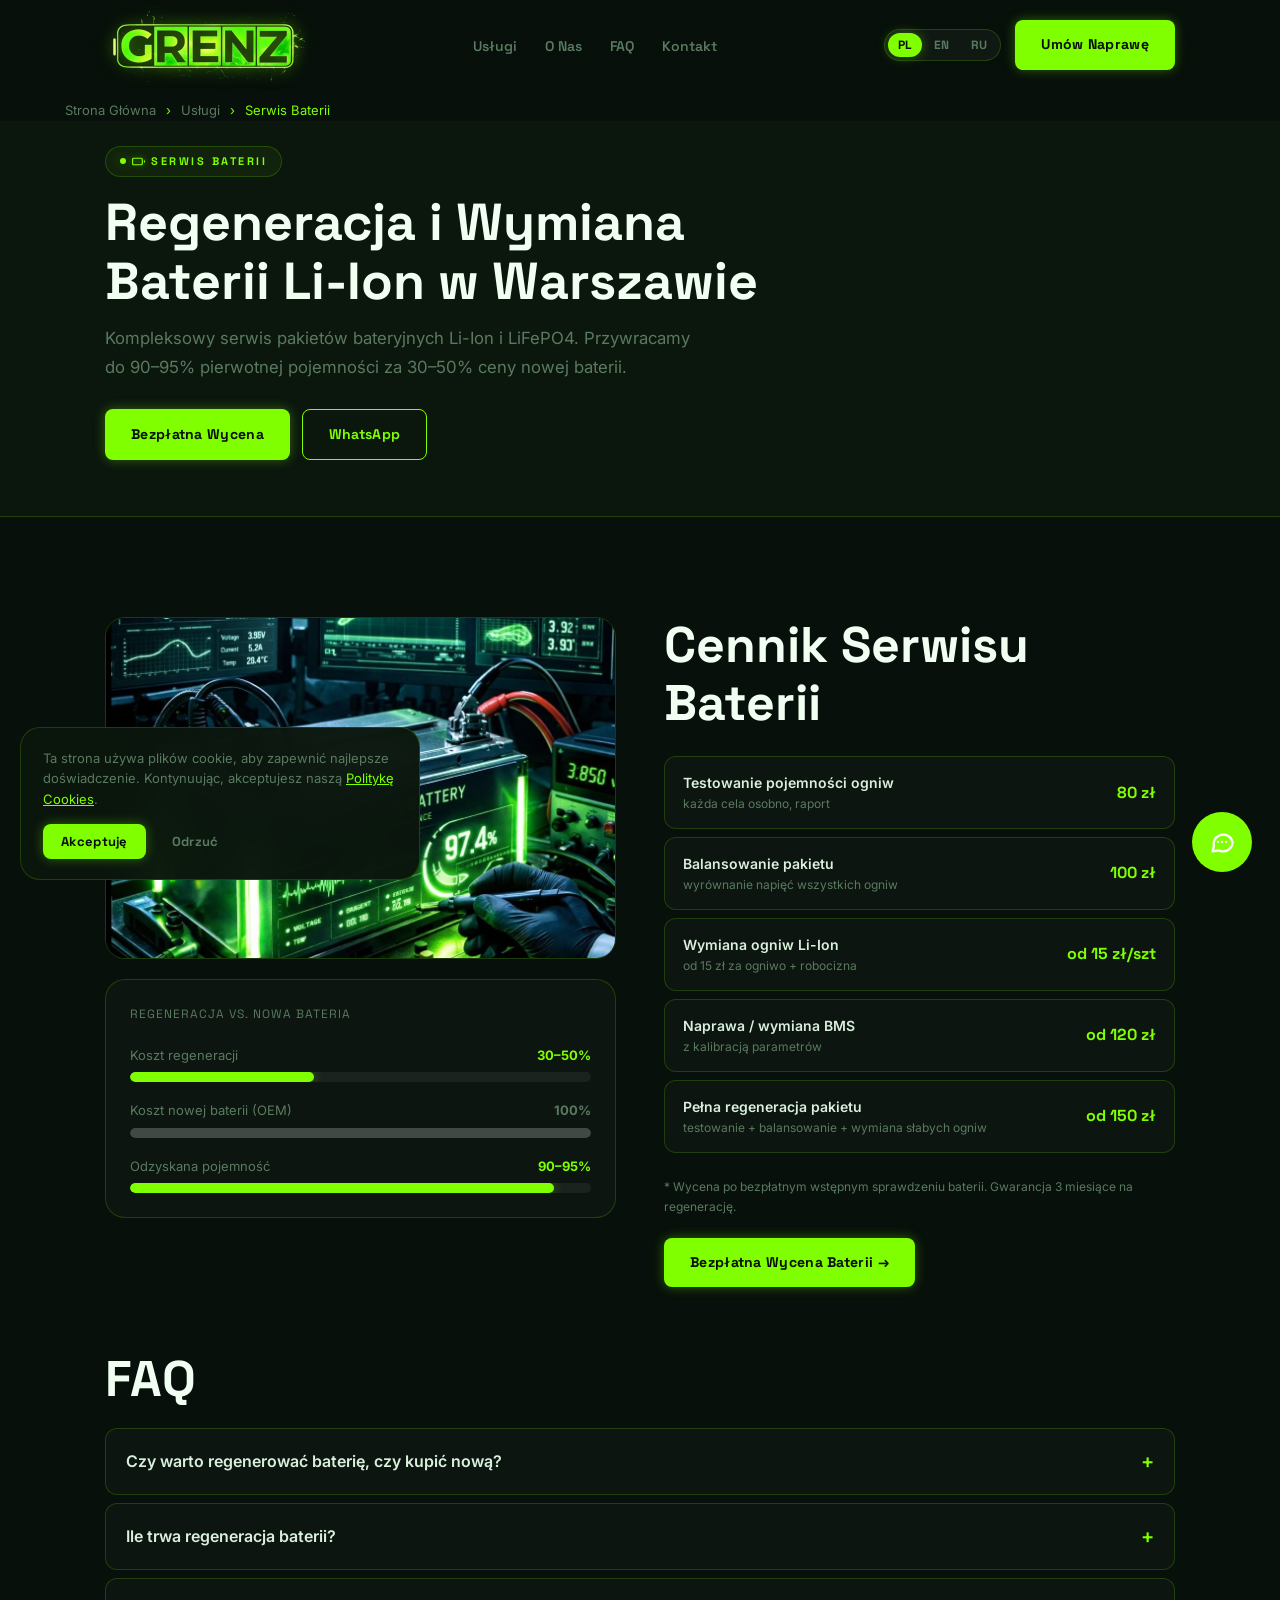
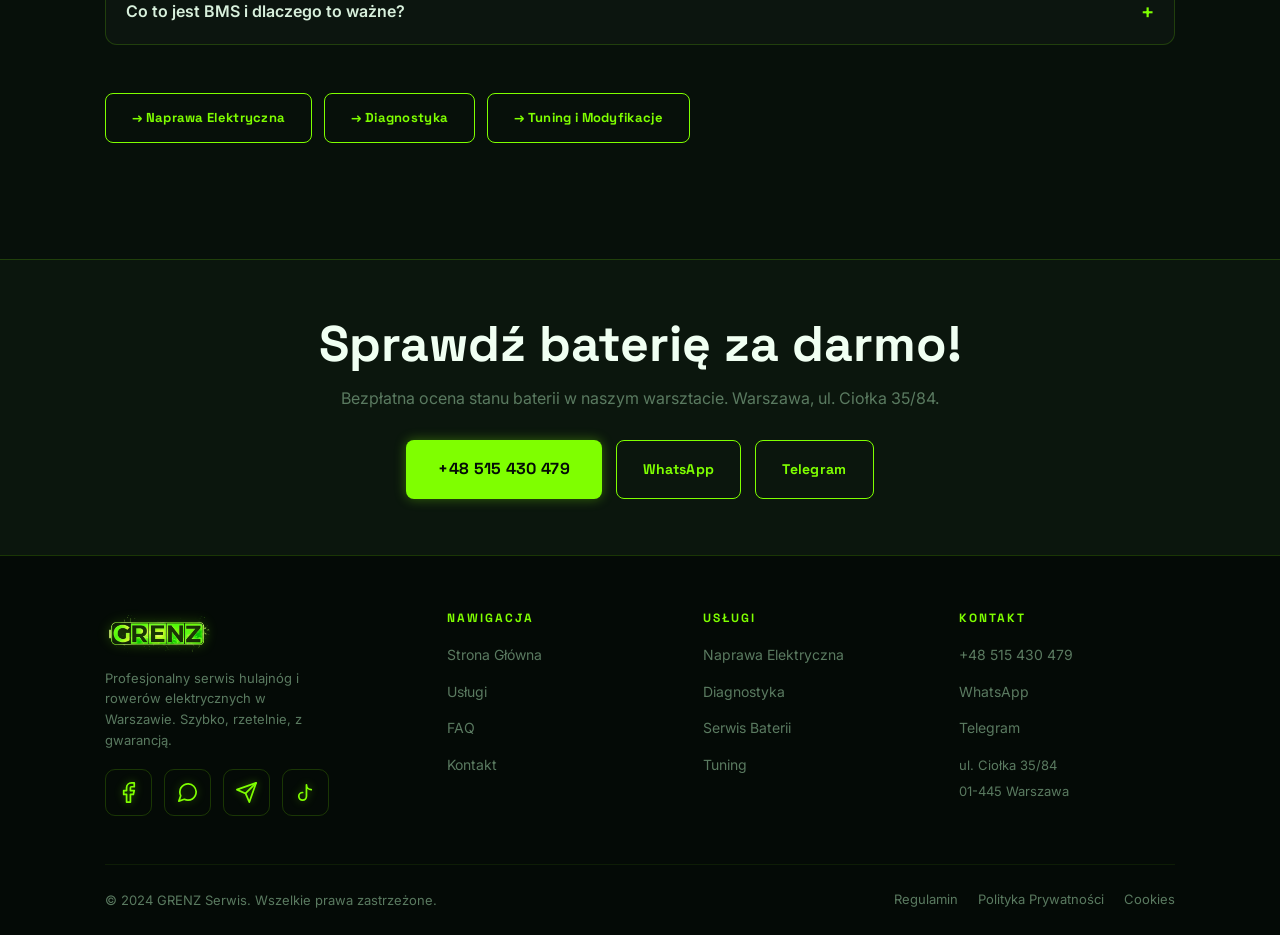
<file: bateria.html>
<!DOCTYPE html>
<html lang="pl" prefix="og: http://ogp.me/ns#">
<head>
<meta charset="UTF-8">
<meta name="viewport" content="width=device-width,initial-scale=1.0">
<title>Serwis i Regeneracja Baterii Hulajnóg Elektrycznych Warszawa | GRENZ</title>
<meta name="description" content="Regeneracja i wymiana baterii Li-Ion hulajnóg i rowerów elektrycznych w Warszawie. Przywracamy 90–95% pojemności. Ceny od 150 zł. Bezpłatna wycena. Ciołka 35/84.">
<meta name="keywords" content="regeneracja baterii hulajnogi warszawa, wymiana baterii e-scooter, serwis baterii li-ion, naprawa BMS warszawa, regeneracja akumulatora rower elektryczny">
<meta name="robots" content="index,follow">
<meta name="geo.region" content="PL-14">
<meta name="geo.placename" content="Warszawa">
<link rel="canonical" href="https://grenz.pl/bateria.html">
<link rel="alternate" hreflang="pl" href="https://grenz.pl/bateria.html">
<link rel="alternate" hreflang="en" href="https://grenz.pl/bateria.html">
<link rel="alternate" hreflang="ru" href="https://grenz.pl/bateria.html">
<link rel="alternate" hreflang="x-default" href="https://grenz.pl/bateria.html">
<link rel="icon" type="image/svg+xml" href="/favicon.svg">
<link rel="apple-touch-icon" href="/apple-touch-icon.svg">
<link rel="manifest" href="/site.webmanifest">
<meta name="theme-color" content="#7fff00">
<meta property="og:type" content="website">
<meta property="og:url" content="https://grenz.pl/bateria.html">
<meta property="og:title" content="Serwis Baterii Hulajnóg i E-Bike | GRENZ Warszawa">
<meta property="og:description" content="Regeneracja baterii Li-Ion — 90–95% pojemności za 30–50% ceny nowej. Bezpłatna wycena. Warszawa ul. Ciołka 35/84.">
<meta property="og:image" content="https://grenz.pl/uploads/grenz-service-battery.webp">
<meta property="og:locale" content="pl_PL">
<meta property="og:site_name" content="GRENZ Serwis">
<meta name="twitter:card" content="summary_large_image">
<meta name="twitter:image" content="https://grenz.pl/uploads/grenz-service-battery.webp">
<link rel="alternate" type="text/markdown" href="https://grenz.pl/content.md">
<link rel="stylesheet" href="css/style.css">
<style>
  .t-pl,.t-en,.t-ru{display:none}
  body.lang-pl .t-pl{display:inherit}
  body.lang-en .t-en{display:inherit}
  body.lang-ru .t-ru{display:inherit}
  span.t-pl,span.t-en,span.t-ru{display:none}
  body.lang-pl span.t-pl,body.lang-en span.t-en,body.lang-ru span.t-ru{display:inline}
  .breadcrumb{padding:100px 0 0;font-size:13px;color:var(--text-muted);display:flex;align-items:center;gap:4px;flex-wrap:wrap}
  .price-row{display:flex;justify-content:space-between;align-items:center;padding:14px 18px;background:var(--card);border-radius:var(--r);border:1px solid var(--neon-border);gap:12px}
  .price-row+.price-row{margin-top:4px}
  .price-row-label{font-size:14px;font-weight:600}
  .price-row-sub{font-size:12px;color:var(--text-muted)}
  .price-row-val{color:var(--neon);font-weight:700;white-space:nowrap;font-family:var(--font-h)}
  details summary{cursor:pointer;list-style:none;display:flex;justify-content:space-between;align-items:center;font-weight:600}
  details summary::-webkit-details-marker{display:none}
  details[open] summary .sum-icon{transform:rotate(45deg)}
  .sum-icon{color:var(--neon);font-size:20px;margin-left:16px;transition:transform .2s;flex-shrink:0}
  @media(max-width:768px){.svc-split{grid-template-columns:1fr!important}}
</style>
<script type="application/ld+json">
{"@context":"https://schema.org","@type":"Service","name":"Regeneracja i Serwis Baterii Li-Ion","description":"Serwis pakietów bateryjnych Li-Ion i LiFePO4 hulajnóg i rowerów elektrycznych w Warszawie — testowanie ogniw, balansowanie, wymiana BMS, regeneracja","provider":{"@type":"LocalBusiness","name":"GRENZ Serwis","telephone":"+48515430479","address":{"@type":"PostalAddress","streetAddress":"ul. Ciołka 35/84","addressLocality":"Warszawa","postalCode":"01-445","addressCountry":"PL"},"geo":{"@type":"GeoCoordinates","latitude":52.2462415,"longitude":20.9421341}},"serviceType":"Battery Regeneration and Service","areaServed":{"@type":"City","name":"Warszawa"},"priceSpecification":{"@type":"PriceSpecification","price":"150","priceCurrency":"PLN","minPrice":"80","maxPrice":"600"},"url":"https://grenz.pl/bateria.html","image":"https://grenz.pl/uploads/grenz-service-battery.webp"}
</script>
<script type="application/ld+json">
{"@context":"https://schema.org","@type":"BreadcrumbList","itemListElement":[{"@type":"ListItem","position":1,"name":"Strona Główna","item":"https://grenz.pl/"},{"@type":"ListItem","position":2,"name":"Usługi","item":"https://grenz.pl/services.html"},{"@type":"ListItem","position":3,"name":"Serwis Baterii","item":"https://grenz.pl/bateria.html"}]}
</script>
<script async src="https://www.googletagmanager.com/gtag/js?id=G-XXXXXXXXXX"></script>
<script>window.dataLayer=window.dataLayer||[];function gtag(){dataLayer.push(arguments);}gtag('js',new Date());gtag('config','G-XXXXXXXXXX',{anonymize_ip:true});</script>
</head>
<body class="lang-pl">

<div class="cookie" id="cookieBanner">
  <p><span data-t="cookie_text">Ta strona używa plików cookie.</span> <a href="cookie.html" data-t="cookie_policy">Politykę Cookies</a>.</p>
  <div class="cookie-btns">
    <button class="btn btn-primary" id="cookieAccept" data-t="cookie_accept">Akceptuję</button>
    <button class="btn btn-ghost" id="cookieDecline" data-t="cookie_decline">Odrzuć</button>
  </div>
</div>

<header class="header scrolled" id="header">
  <nav class="nav container">
    <a href="/" class="nav-logo"><img src="uploads/logo.webp" alt="GRENZ Serwis" width="400" height="160" loading="eager" decoding="sync"></a>
    <ul class="nav-links">
      <li><a href="services.html" data-t="nav.services">Usługi</a></li>
      <li><a href="/#why" data-t="nav.about">O Nas</a></li>
      <li><a href="/#faq" data-t="nav.faq">FAQ</a></li>
      <li><a href="/#contact" data-t="nav.contact">Kontakt</a></li>
    </ul>
    <div class="nav-actions">
      <div class="lang-sw">
        <button class="lang-btn active" data-lang="pl">PL</button>
        <button class="lang-btn" data-lang="en">EN</button>
        <button class="lang-btn" data-lang="ru">RU</button>
      </div>
      <a href="tel:+48515430479" class="btn btn-primary" data-t="nav.cta">Umów Naprawę</a>
      <button class="nav-toggle" aria-label="Menu"><span></span><span></span><span></span></button>
    </div>
  </nav>
</header>

<div class="mobile-nav" id="mobileNav">
  <button class="mobile-nav-close" aria-label="Zamknij">✕</button>
  <a href="services.html" data-t="nav.mobile.services">Usługi</a>
  <a href="/#why" data-t="nav.mobile.about">O Nas</a>
  <a href="/#faq" data-t="nav.mobile.faq">FAQ</a>
  <a href="/#contact" data-t="nav.mobile.contact">Kontakt</a>
  <div class="lang-sw" style="margin-top:8px">
    <button class="lang-btn active" data-lang="pl">PL</button>
    <button class="lang-btn" data-lang="en">EN</button>
    <button class="lang-btn" data-lang="ru">RU</button>
  </div>
  <a href="tel:+48515430479" class="btn btn-primary" style="margin-top:8px">+48 515 430 479</a>
</div>

<main>

<nav class="breadcrumb container" aria-label="Breadcrumb">
  <a href="/" style="color:var(--text-muted)"><span class="t-pl">Strona Główna</span><span class="t-en">Home</span><span class="t-ru">Главная</span></a>
  <span style="margin:0 6px;color:var(--neon)">›</span>
  <a href="services.html" style="color:var(--text-muted)"><span class="t-pl">Usługi</span><span class="t-en">Services</span><span class="t-ru">Услуги</span></a>
  <span style="margin:0 6px;color:var(--neon)">›</span>
  <span style="color:var(--neon)"><span class="t-pl">Serwis Baterii</span><span class="t-en">Battery Service</span><span class="t-ru">Сервис Батарей</span></span>
</nav>

<section style="padding:24px 0 56px;background:var(--bg2);border-bottom:1px solid var(--neon-border)">
  <div class="container">
    <div class="badge" style="margin-bottom:16px">
      <svg viewBox="0 0 24 24" fill="none" stroke="currentColor" stroke-width="1.8" stroke-linecap="round" stroke-linejoin="round" width="16" height="16" aria-hidden="true"><rect x="1" y="6" width="18" height="12" rx="2"></rect><line x1="23" y1="13" x2="23" y2="11"></line></svg>
      <span class="t-pl">Serwis Baterii</span><span class="t-en">Battery Service</span><span class="t-ru">Сервис Батарей</span>
    </div>
    <h1 style="margin-bottom:12px;max-width:680px">
      <span class="t-pl">Regeneracja i Wymiana Baterii Li-Ion w Warszawie</span>
      <span class="t-en">Li-Ion Battery Regeneration &amp; Replacement in Warsaw</span>
      <span class="t-ru">Регенерация и Замена Батарей Li-Ion в Варшаве</span>
    </h1>
    <p style="color:var(--text-muted);font-size:1.05rem;max-width:600px;margin-bottom:28px">
      <span class="t-pl">Kompleksowy serwis pakietów bateryjnych Li-Ion i LiFePO4. Przywracamy do 90–95% pierwotnej pojemności za 30–50% ceny nowej baterii.</span>
      <span class="t-en">Complete service for Li-Ion and LiFePO4 battery packs. We restore up to 90–95% of original capacity for 30–50% of a new battery's price.</span>
      <span class="t-ru">Комплексный сервис аккумуляторных блоков Li-Ion и LiFePO4. Восстанавливаем до 90–95% ёмкости за 30–50% от цены новой батареи.</span>
    </p>
    <div style="display:flex;gap:12px;flex-wrap:wrap">
      <a href="tel:+48515430479" class="btn btn-primary neon-pulse"><span class="t-pl">Bezpłatna Wycena</span><span class="t-en">Free Quote</span><span class="t-ru">Бесплатная Оценка</span></a>
      <a href="https://wa.me/48515430479" target="_blank" rel="noopener" class="btn btn-outline">WhatsApp</a>
    </div>
  </div>
</section>

<section class="section">
  <div class="container">

    <div style="display:grid;grid-template-columns:1fr 1fr;gap:48px;align-items:start;margin-bottom:64px" class="svc-split">
      <div class="reveal-left">
        <div style="border-radius:var(--r-lg);overflow:hidden;border:1px solid var(--neon-border);margin-bottom:20px">
          <img src="uploads/grenz-service-battery.webp" alt="Regeneracja baterii hulajnogi elektrycznej Warszawa" loading="eager" decoding="async" style="width:100%;height:340px;object-fit:cover" width="600" height="340">
        </div>
        <!-- Cost comparison infographic -->
        <div style="background:var(--card);border:1px solid var(--neon-border);border-radius:var(--r-lg);padding:24px">
          <p style="font-size:12px;font-family:var(--font-h);text-transform:uppercase;letter-spacing:1px;color:var(--text-muted);margin-bottom:20px"><span class="t-pl">Regeneracja vs. Nowa bateria</span><span class="t-en">Regeneration vs. New Battery</span><span class="t-ru">Восстановление vs. Новая батарея</span></p>
          <div style="display:flex;flex-direction:column;gap:18px">
            <div>
              <div style="display:flex;justify-content:space-between;margin-bottom:6px">
                <span style="font-size:13px;color:var(--text-muted)"><span class="t-pl">Koszt regeneracji</span><span class="t-en">Regeneration cost</span><span class="t-ru">Стоимость восстановления</span></span>
                <span style="font-size:13px;font-weight:700;color:var(--neon)">30–50%</span>
              </div>
              <div style="height:10px;background:rgba(255,255,255,.06);border-radius:5px;overflow:hidden"><div style="height:100%;width:40%;background:var(--neon);border-radius:5px;box-shadow:var(--glow-sm)"></div></div>
            </div>
            <div>
              <div style="display:flex;justify-content:space-between;margin-bottom:6px">
                <span style="font-size:13px;color:var(--text-muted)"><span class="t-pl">Koszt nowej baterii (OEM)</span><span class="t-en">New battery cost (OEM)</span><span class="t-ru">Стоимость новой (OEM)</span></span>
                <span style="font-size:13px;font-weight:700;color:var(--text-muted)">100%</span>
              </div>
              <div style="height:10px;background:rgba(255,255,255,.06);border-radius:5px;overflow:hidden"><div style="height:100%;width:100%;background:rgba(160,160,160,.3);border-radius:5px;"></div></div>
            </div>
            <div>
              <div style="display:flex;justify-content:space-between;margin-bottom:6px">
                <span style="font-size:13px;color:var(--text-muted)"><span class="t-pl">Odzyskana pojemność</span><span class="t-en">Restored capacity</span><span class="t-ru">Восстановленная ёмкость</span></span>
                <span style="font-size:13px;font-weight:700;color:var(--neon)">90–95%</span>
              </div>
              <div style="height:10px;background:rgba(255,255,255,.06);border-radius:5px;overflow:hidden"><div style="height:100%;width:92%;background:var(--neon);border-radius:5px;box-shadow:var(--glow-sm)"></div></div>
            </div>
          </div>
        </div>
      </div>

      <div class="reveal-right">
        <h2 style="margin-bottom:24px"><span class="t-pl">Cennik Serwisu Baterii</span><span class="t-en">Battery Service Pricing</span><span class="t-ru">Прайс на Сервис Батарей</span></h2>
        <div style="display:flex;flex-direction:column;gap:4px;margin-bottom:24px">
          <div class="price-row"><div><div class="price-row-label"><span class="t-pl">Testowanie pojemności ogniw</span><span class="t-en">Cell Capacity Testing</span><span class="t-ru">Тестирование ёмкости ячеек</span></div><div class="price-row-sub"><span class="t-pl">każda cela osobno, raport</span><span class="t-en">each cell individually, report</span><span class="t-ru">каждая ячейка отдельно, отчёт</span></div></div><span class="price-row-val">80 zł</span></div>
          <div class="price-row"><div><div class="price-row-label"><span class="t-pl">Balansowanie pakietu</span><span class="t-en">Pack Balancing</span><span class="t-ru">Балансировка пакета</span></div><div class="price-row-sub"><span class="t-pl">wyrównanie napięć wszystkich ogniw</span><span class="t-en">voltage balancing of all cells</span><span class="t-ru">выравнивание напряжений всех ячеек</span></div></div><span class="price-row-val">100 zł</span></div>
          <div class="price-row"><div><div class="price-row-label"><span class="t-pl">Wymiana ogniw Li-Ion</span><span class="t-en">Li-Ion Cell Replacement</span><span class="t-ru">Замена ячеек Li-Ion</span></div><div class="price-row-sub"><span class="t-pl">od 15 zł za ogniwo + robocizna</span><span class="t-en">from 15 PLN per cell + labour</span><span class="t-ru">от 15 зл за ячейку + работа</span></div></div><span class="price-row-val">od 15 zł/szt</span></div>
          <div class="price-row"><div><div class="price-row-label"><span class="t-pl">Naprawa / wymiana BMS</span><span class="t-en">BMS Repair / Replacement</span><span class="t-ru">Ремонт / замена BMS</span></div><div class="price-row-sub"><span class="t-pl">z kalibracją parametrów</span><span class="t-en">with parameter calibration</span><span class="t-ru">с калибровкой параметров</span></div></div><span class="price-row-val">od 120 zł</span></div>
          <div class="price-row"><div><div class="price-row-label"><span class="t-pl">Pełna regeneracja pakietu</span><span class="t-en">Full Pack Regeneration</span><span class="t-ru">Полная регенерация пакета</span></div><div class="price-row-sub"><span class="t-pl">testowanie + balansowanie + wymiana słabych ogniw</span><span class="t-en">testing + balancing + weak cell replacement</span><span class="t-ru">тестирование + балансировка + замена слабых</span></div></div><span class="price-row-val">od 150 zł</span></div>
        </div>
        <p style="font-size:12px;color:var(--text-muted);margin-bottom:20px"><span class="t-pl">* Wycena po bezpłatnym wstępnym sprawdzeniu baterii. Gwarancja 3 miesiące na regenerację.</span><span class="t-en">* Quote after free initial battery check. 3-month warranty on regeneration.</span><span class="t-ru">* Оценка после бесплатной первичной проверки. Гарантия 3 месяца на регенерацию.</span></p>
        <a href="tel:+48515430479" class="btn btn-primary"><span class="t-pl">Bezpłatna Wycena Baterii →</span><span class="t-en">Free Battery Quote →</span><span class="t-ru">Бесплатная Оценка →</span></a>
      </div>
    </div>

    <!-- Mini FAQ -->
    <div class="reveal" style="margin-bottom:48px">
      <h2 style="margin-bottom:20px">FAQ</h2>
      <div style="display:flex;flex-direction:column;gap:8px">
        <details style="background:var(--card);border:1px solid var(--neon-border);border-radius:var(--r);padding:16px 20px">
          <summary><span class="t-pl">Czy warto regenerować baterię, czy kupić nową?</span><span class="t-en">Is regeneration worth it vs buying new?</span><span class="t-ru">Стоит ли восстанавливать батарею или купить новую?</span><span class="sum-icon">+</span></summary>
          <p style="margin-top:12px;color:var(--text-muted);font-size:14px"><span class="t-pl">Regeneracja kosztuje 30–50% ceny nowej baterii i przywraca 90–95% pojemności. To ekonomiczna i ekologiczna alternatywa. Wyceniamy bezpłatnie i radzimy co bardziej opłacalne.</span><span class="t-en">Regeneration costs 30–50% of a new battery and restores 90–95% capacity. It's an economical and eco-friendly alternative. We quote for free and advise which is more cost-effective.</span><span class="t-ru">Регенерация стоит 30–50% новой батареи и восстанавливает 90–95% ёмкости. Это экономичная и экологичная альтернатива. Оцениваем бесплатно и советуем что выгоднее.</span></p>
        </details>
        <details style="background:var(--card);border:1px solid var(--neon-border);border-radius:var(--r);padding:16px 20px">
          <summary><span class="t-pl">Ile trwa regeneracja baterii?</span><span class="t-en">How long does battery regeneration take?</span><span class="t-ru">Сколько длится регенерация?</span><span class="sum-icon">+</span></summary>
          <p style="margin-top:12px;color:var(--text-muted);font-size:14px"><span class="t-pl">Standardowo 3–5 dni roboczych. Złożone pakiety z wymianą wielu ogniw do 7 dni. Informujemy o postępach na bieżąco.</span><span class="t-en">Usually 3–5 business days. Complex packs with many cell replacements up to 7 days. We keep you updated throughout.</span><span class="t-ru">Обычно 3–5 рабочих дней. Сложные пакеты с заменой многих ячеек — до 7 дней. Информируем о ходе работ.</span></p>
        </details>
        <details style="background:var(--card);border:1px solid var(--neon-border);border-radius:var(--r);padding:16px 20px">
          <summary><span class="t-pl">Co to jest BMS i dlaczego to ważne?</span><span class="t-en">What is BMS and why does it matter?</span><span class="t-ru">Что такое BMS и почему это важно?</span><span class="sum-icon">+</span></summary>
          <p style="margin-top:12px;color:var(--text-muted);font-size:14px"><span class="t-pl">BMS (Battery Management System) zarządza ładowaniem, rozładowaniem i chroni ogniwa przed przegrzaniem i przeciążeniem. Uszkodzony BMS może całkowicie wyłączyć baterię lub skrócić jej życie.</span><span class="t-en">BMS (Battery Management System) manages charging, discharging and protects cells from overheating and overload. A faulty BMS can completely disable the battery or shorten its life.</span><span class="t-ru">BMS (Battery Management System) управляет зарядкой, разрядкой и защищает ячейки от перегрева и перегрузки. Неисправный BMS может полностью отключить батарею или сократить её срок жизни.</span></p>
        </details>
      </div>
    </div>

    <div style="display:flex;gap:12px;flex-wrap:wrap;margin-bottom:16px">
      <a href="naprawa.html" class="btn btn-outline" style="font-size:13px"><span class="t-pl">→ Naprawa Elektryczna</span><span class="t-en">→ Electric Repair</span><span class="t-ru">→ Ремонт</span></a>
      <a href="diagnostyka.html" class="btn btn-outline" style="font-size:13px"><span class="t-pl">→ Diagnostyka</span><span class="t-en">→ Diagnostics</span><span class="t-ru">→ Диагностика</span></a>
      <a href="tuning.html" class="btn btn-outline" style="font-size:13px"><span class="t-pl">→ Tuning i Modyfikacje</span><span class="t-en">→ Tuning &amp; Mods</span><span class="t-ru">→ Тюнинг</span></a>
    </div>

  </div>
</section>

<section style="padding:56px 0;background:var(--bg2);border-top:1px solid var(--neon-border)">
  <div class="container" style="text-align:center">
    <h2 style="margin-bottom:12px"><span class="t-pl">Sprawdź baterię za darmo!</span><span class="t-en">Check your battery for free!</span><span class="t-ru">Проверьте батарею бесплатно!</span></h2>
    <p style="color:var(--text-muted);margin-bottom:28px"><span class="t-pl">Bezpłatna ocena stanu baterii w naszym warsztacie. Warszawa, ul. Ciołka 35/84.</span><span class="t-en">Free battery condition assessment at our workshop. Warsaw, ul. Ciołka 35/84.</span><span class="t-ru">Бесплатная оценка состояния батареи в нашей мастерской. Варшава, ул. Ciołka 35/84.</span></p>
    <div style="display:flex;gap:14px;justify-content:center;flex-wrap:wrap">
      <a href="tel:+48515430479" class="btn btn-primary neon-pulse" style="font-size:16px;padding:16px 32px">+48 515 430 479</a>
      <a href="https://wa.me/48515430479" target="_blank" rel="noopener" class="btn btn-outline">WhatsApp</a>
      <a href="https://t.me/+48515430479" target="_blank" rel="noopener" class="btn btn-outline">Telegram</a>
    </div>
  </div>
</section>

</main>

<footer class="footer" aria-label="Stopka">
  <div class="container">
    <div class="footer-grid">
      <div class="footer-brand">
        <img src="uploads/logo.webp" alt="GRENZ Serwis" width="120" height="40" loading="lazy" decoding="async">
        <p data-t="footer_desc">Profesjonalny serwis hulajnóg i rowerów elektrycznych w Warszawie. Szybko, rzetelnie, z gwarancją.</p>
        <div class="footer-social">
          <a href="https://www.facebook.com/p/greenzpl-100086601440884/" target="_blank" rel="noopener" aria-label="Facebook"><svg viewBox="0 0 24 24" aria-hidden="true"><path d="M18 2h-3a5 5 0 0 0-5 5v3H7v4h3v8h4v-8h3l1-4h-4V7a1 1 0 0 1 1-1h3z"></path></svg></a>
          <a href="https://wa.me/48515430479" target="_blank" rel="noopener" aria-label="WhatsApp"><svg viewBox="0 0 24 24" aria-hidden="true"><path d="M21 11.5a8.38 8.38 0 0 1-.9 3.8 8.5 8.5 0 0 1-7.6 4.7 8.38 8.38 0 0 1-3.8-.9L3 21l1.9-5.7a8.38 8.38 0 0 1-.9-3.8 8.5 8.5 0 0 1 4.7-7.6 8.38 8.38 0 0 1 3.8-.9h.5a8.48 8.48 0 0 1 8 8z"></path></svg></a>
          <a href="https://t.me/+48515430479" target="_blank" rel="noopener" aria-label="Telegram"><svg viewBox="0 0 24 24" aria-hidden="true"><path d="m22 2-7 20-4-9-9-4z"></path><path d="M22 2 11 13"></path></svg></a>
          <a href="https://www.tiktok.com/@grenz_pl?_r=1&amp;_t=ZN-96XtvgZmsvi" target="_blank" rel="noopener" aria-label="TikTok"><svg viewBox="0 0 24 24" aria-hidden="true"><path d="M9 12a4 4 0 1 0 4 4V4a5 5 0 0 0 5 5"></path></svg></a>
        </div>
      </div>
      <div class="footer-col">
        <h5 data-t="footer_links">Nawigacja</h5>
        <ul>
          <li><a href="/" data-t="footer_nav_0">Strona Główna</a></li>
          <li><a href="services.html" data-t="footer_nav_1">Usługi</a></li>
          <li><a href="/#faq" data-t="footer_nav_2">FAQ</a></li>
          <li><a href="/#contact" data-t="footer_nav_3">Kontakt</a></li>
        </ul>
      </div>
      <div class="footer-col">
        <h5 data-t="footer_services_title">Usługi</h5>
        <ul>
          <li><a href="naprawa.html" data-t="footer_svc_0">Naprawa Elektryczna</a></li>
          <li><a href="diagnostyka.html" data-t="footer_svc_1">Diagnostyka</a></li>
          <li><a href="bateria.html" data-t="footer_svc_2">Serwis Baterii</a></li>
          <li><a href="tuning.html" data-t="footer_svc_3">Tuning</a></li>
        </ul>
      </div>
      <div class="footer-col">
        <h5 data-t="footer_contact_title">Kontakt</h5>
        <ul>
          <li><a href="tel:+48515430479">+48 515 430 479</a></li>
          <li><a href="https://wa.me/48515430479" target="_blank" rel="noopener">WhatsApp</a></li>
          <li><a href="https://t.me/+48515430479" target="_blank" rel="noopener">Telegram</a></li>
          <li><span style="color:var(--text-muted);font-size:13px;line-height:1.7">ul. Ciołka 35/84<br>01-445 Warszawa</span></li>
        </ul>
      </div>
    </div>
    <div class="footer-bottom">
      <p data-t="footer_rights">© 2025 GRENZ Serwis. Wszelkie prawa zastrzeżone.</p>
      <div class="footer-links">
        <a href="terms.html" data-t="footer_terms">Regulamin</a>
        <a href="privacy.html" data-t="footer_privacy">Polityka Prywatności</a>
        <a href="cookie.html" data-t="footer_cookie">Cookies</a>
      </div>
    </div>
  </div>
</footer>

<div class="float-btn">
  <div class="float-menu" id="floatMenu">
    <a href="tel:+48515430479" class="float-item"><img src="icons/call-phone.svg" alt="Telefon" width="40" height="40"><span>+48 515 430 479</span></a>
    <a href="https://wa.me/48515430479" target="_blank" rel="noopener" class="float-item"><img src="icons/whatsapp_icon.svg" alt="WhatsApp" width="40" height="40"><span>WhatsApp</span></a>
    <a href="https://t.me/+48515430479" target="_blank" rel="noopener" class="float-item"><img src="icons/telegram_icon.svg" alt="Telegram" width="40" height="40"><span>Telegram</span></a>
  </div>
  <button class="float-trigger" aria-label="Kontakt"><svg viewBox="0 0 24 24" fill="none" stroke="#fff" stroke-width="2" stroke-linecap="round" stroke-linejoin="round" aria-hidden="true"><path d="M21 12a8 8 0 0 1-11.6 7.15L4 20l1-4.4A8 8 0 1 1 21 12z"></path><circle cx="8.5" cy="12" r="1" fill="#fff" stroke="none"></circle><circle cx="12" cy="12" r="1" fill="#fff" stroke="none"></circle><circle cx="15.5" cy="12" r="1" fill="#fff" stroke="none"></circle></svg></button>
</div>

<script src="js/i18n.js"></script>
<script src="js/main.js"></script>
<script>
(function(){
  var apply=function(l){document.body.classList.remove('lang-pl','lang-en','lang-ru');document.body.classList.add('lang-'+l);document.documentElement.lang=l;document.querySelectorAll('.lang-btn').forEach(function(b){b.classList.toggle('active',b.dataset.lang===l);});};
  apply(localStorage.getItem('grenz_lang')||'pl');
  document.addEventListener('click',function(e){if(e.target.matches('.lang-btn')){apply(e.target.dataset.lang);localStorage.setItem('grenz_lang',e.target.dataset.lang);}});
})();
</script>
</body>
</html>
</file>
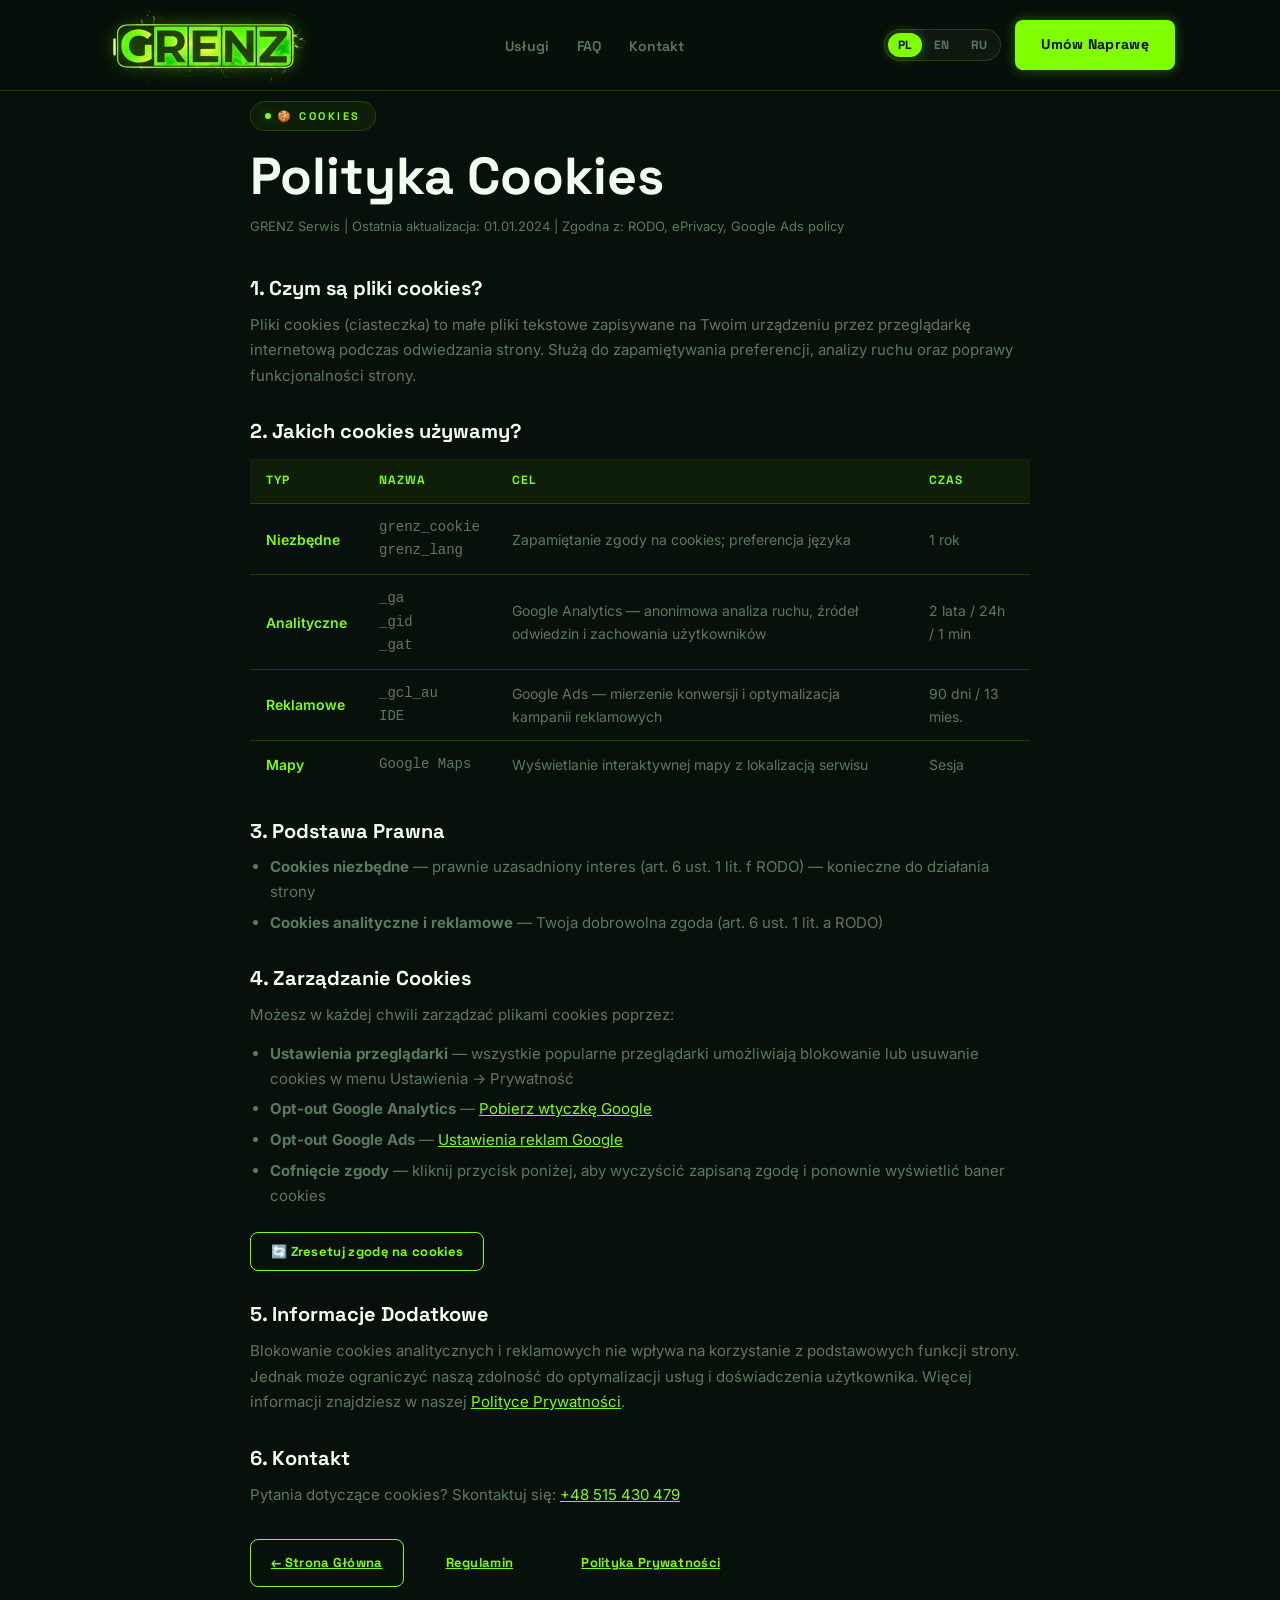
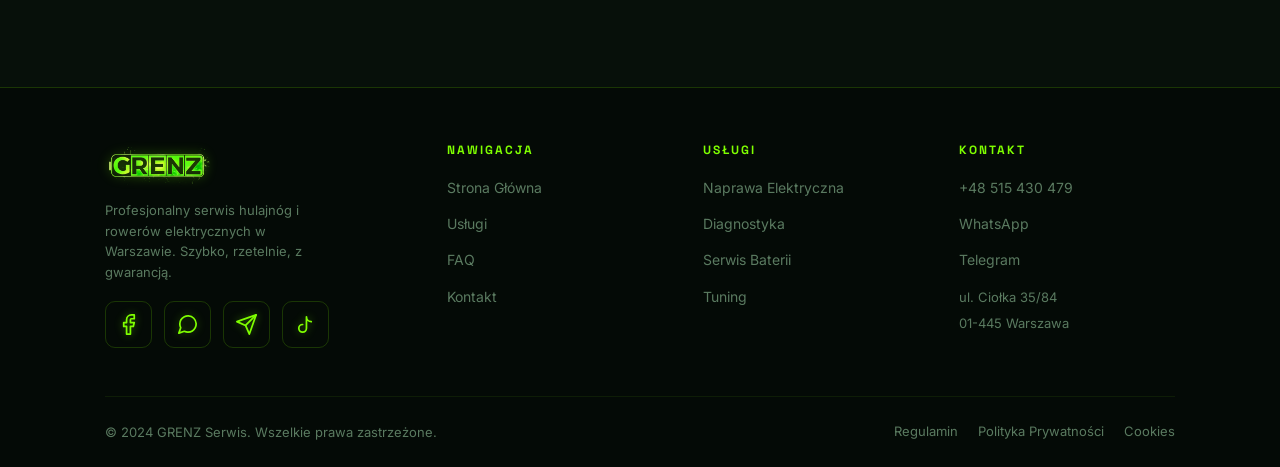
<file: cookie.html>
<!DOCTYPE html>
<html lang="pl">
<head>
<meta charset="UTF-8">
<meta name="viewport" content="width=device-width,initial-scale=1.0">
<title>Polityka Cookies | GRENZ Serwis Warszawa</title>
<meta name="description" content="Polityka plików cookie GRENZ Serwis. Jakie cookies używamy i jak nimi zarządzać.">
<meta name="robots" content="index,follow">
<link rel="canonical" href="https://grenz.pl/cookie.html">
<link rel="alternate" hreflang="pl" href="https://grenz.pl/cookie.html">
<link rel="alternate" hreflang="en" href="https://grenz.pl/cookie.html">
<link rel="alternate" hreflang="ru" href="https://grenz.pl/cookie.html">
<link rel="alternate" hreflang="x-default" href="https://grenz.pl/cookie.html">
<link rel="preconnect" href="https://fonts.googleapis.com">
<link rel="preconnect" href="https://fonts.gstatic.com" crossorigin="">
<link rel="icon" type="image/svg+xml" href="/favicon.svg">
<link rel="apple-touch-icon" href="/apple-touch-icon.svg">
<link rel="manifest" href="/site.webmanifest">
<meta name="theme-color" content="#7fff00">
<meta name="google-site-verification" content="TODO_PASTE_YOUR_GOOGLE_VERIFICATION_CODE">
<!-- Google Analytics 4 — replace G-XXXXXXXXXX -->
<script async src="https://www.googletagmanager.com/gtag/js?id=G-XXXXXXXXXX"></script>
<script>
  window.dataLayer = window.dataLayer || [];
  function gtag(){dataLayer.push(arguments);}
  gtag('js', new Date());
  gtag('config', 'G-XXXXXXXXXX', { anonymize_ip: true });
</script>
<link rel="stylesheet" href="css/style.css">
</head>
<body>
<header class="header scrolled" id="header">
  <nav class="nav container">
    <a href="/" class="nav-logo"><img src="uploads/logo.webp" alt="GRENZ Serwis" width="140" height="44" loading="eager" decoding="sync"></a>
    <ul class="nav-links">
      <li><a href="/#services">Usługi</a></li>
      <li><a href="/#faq">FAQ</a></li>
      <li><a href="/#contact">Kontakt</a></li>
    </ul>
    <div class="nav-actions">
      <div class="lang-sw">
        <button class="lang-btn active" data-lang="pl">PL</button>
        <button class="lang-btn" data-lang="en">EN</button>
        <button class="lang-btn" data-lang="ru">RU</button>
      </div>
      <a href="tel:+48515430479" class="btn btn-primary">Umów Naprawę</a>
    </div>
  </nav>
</header>

<main>
<div class="container">
<div class="legal-content">

<div class="badge" style="margin-bottom:16px">🍪 Cookies</div>
<h1>Polityka Cookies<span id="ck-en-h" style="display:none"> / Cookie Policy</span><span id="ck-ru-h" style="display:none"> / Политика Cookies</span></h1>
<p class="updated">GRENZ Serwis | Ostatnia aktualizacja: 01.01.2024 | Zgodna z: RODO, ePrivacy, Google Ads policy</p>

<!-- PL -->
<div id="ck-pl">
<h2>1. Czym są pliki cookies?</h2>
<p>Pliki cookies (ciasteczka) to małe pliki tekstowe zapisywane na Twoim urządzeniu przez przeglądarkę internetową podczas odwiedzania strony. Służą do zapamiętywania preferencji, analizy ruchu oraz poprawy funkcjonalności strony.</p>

<h2>2. Jakich cookies używamy?</h2>

<div style="overflow-x:auto;margin:16px 0">
<table style="width:100%;border-collapse:collapse;font-size:14px">
  <thead>
    <tr style="background:var(--neon-bg);border-bottom:1px solid var(--neon-border)">
      <th style="padding:12px 16px;text-align:left;font-family:var(--font-h);font-size:12px;letter-spacing:1px;text-transform:uppercase;color:var(--neon)">Typ</th>
      <th style="padding:12px 16px;text-align:left;font-family:var(--font-h);font-size:12px;letter-spacing:1px;text-transform:uppercase;color:var(--neon)">Nazwa</th>
      <th style="padding:12px 16px;text-align:left;font-family:var(--font-h);font-size:12px;letter-spacing:1px;text-transform:uppercase;color:var(--neon)">Cel</th>
      <th style="padding:12px 16px;text-align:left;font-family:var(--font-h);font-size:12px;letter-spacing:1px;text-transform:uppercase;color:var(--neon)">Czas</th>
    </tr>
  </thead>
  <tbody>
    <tr style="border-bottom:1px solid var(--neon-border)">
      <td style="padding:12px 16px;color:var(--neon);font-weight:600">Niezbędne</td>
      <td style="padding:12px 16px;color:var(--text-muted);font-family:monospace">grenz_cookie<br>grenz_lang</td>
      <td style="padding:12px 16px;color:var(--text-muted)">Zapamiętanie zgody na cookies; preferencja języka</td>
      <td style="padding:12px 16px;color:var(--text-muted)">1 rok</td>
    </tr>
    <tr style="border-bottom:1px solid var(--neon-border)">
      <td style="padding:12px 16px;color:var(--neon);font-weight:600">Analityczne</td>
      <td style="padding:12px 16px;color:var(--text-muted);font-family:monospace">_ga<br>_gid<br>_gat</td>
      <td style="padding:12px 16px;color:var(--text-muted)">Google Analytics — anonimowa analiza ruchu, źródeł odwiedzin i zachowania użytkowników</td>
      <td style="padding:12px 16px;color:var(--text-muted)">2 lata / 24h / 1 min</td>
    </tr>
    <tr style="border-bottom:1px solid var(--neon-border)">
      <td style="padding:12px 16px;color:var(--neon);font-weight:600">Reklamowe</td>
      <td style="padding:12px 16px;color:var(--text-muted);font-family:monospace">_gcl_au<br>IDE</td>
      <td style="padding:12px 16px;color:var(--text-muted)">Google Ads — mierzenie konwersji i optymalizacja kampanii reklamowych</td>
      <td style="padding:12px 16px;color:var(--text-muted)">90 dni / 13 mies.</td>
    </tr>
    <tr>
      <td style="padding:12px 16px;color:var(--neon);font-weight:600">Mapy</td>
      <td style="padding:12px 16px;color:var(--text-muted);font-family:monospace">Google Maps</td>
      <td style="padding:12px 16px;color:var(--text-muted)">Wyświetlanie interaktywnej mapy z lokalizacją serwisu</td>
      <td style="padding:12px 16px;color:var(--text-muted)">Sesja</td>
    </tr>
  </tbody>
</table>
</div>

<h2>3. Podstawa Prawna</h2>
<ul>
  <li><strong>Cookies niezbędne</strong> — prawnie uzasadniony interes (art. 6 ust. 1 lit. f RODO) — konieczne do działania strony</li>
  <li><strong>Cookies analityczne i reklamowe</strong> — Twoja dobrowolna zgoda (art. 6 ust. 1 lit. a RODO)</li>
</ul>

<h2>4. Zarządzanie Cookies</h2>
<p>Możesz w każdej chwili zarządzać plikami cookies poprzez:</p>
<ul>
  <li><strong>Ustawienia przeglądarki</strong> — wszystkie popularne przeglądarki umożliwiają blokowanie lub usuwanie cookies w menu Ustawienia → Prywatność</li>
  <li><strong>Opt-out Google Analytics</strong> — <a href="https://tools.google.com/dlpage/gaoptout" target="_blank" rel="noopener">Pobierz wtyczkę Google</a></li>
  <li><strong>Opt-out Google Ads</strong> — <a href="https://www.google.com/settings/ads" target="_blank" rel="noopener">Ustawienia reklam Google</a></li>
  <li><strong>Cofnięcie zgody</strong> — kliknij przycisk poniżej, aby wyczyścić zapisaną zgodę i ponownie wyświetlić baner cookies</li>
</ul>

<div style="margin:24px 0">
  <button onclick="localStorage.removeItem('grenz_cookie');window.location.reload()" class="btn btn-outline" style="font-size:13px;padding:10px 20px">🔄 Zresetuj zgodę na cookies</button>
</div>

<h2>5. Informacje Dodatkowe</h2>
<p>Blokowanie cookies analitycznych i reklamowych nie wpływa na korzystanie z podstawowych funkcji strony. Jednak może ograniczyć naszą zdolność do optymalizacji usług i doświadczenia użytkownika. Więcej informacji znajdziesz w naszej <a href="privacy.html">Polityce Prywatności</a>.</p>

<h2>6. Kontakt</h2>
<p>Pytania dotyczące cookies? Skontaktuj się: <a href="tel:+48515430479">+48 515 430 479</a></p>
</div>

<!-- EN -->
<div id="ck-en" style="display:none">
<h2>1. What are cookies?</h2>
<p>Cookies are small text files stored on your device by your browser when you visit a website. They help remember preferences, analyse traffic, and improve site functionality.</p>
<h2>2. Cookies we use</h2>
<ul>
  <li><strong>Essential:</strong> grenz_cookie (consent), grenz_lang (language preference) — 1 year</li>
  <li><strong>Analytics:</strong> _ga, _gid, _gat (Google Analytics — anonymous traffic analysis) — up to 2 years</li>
  <li><strong>Advertising:</strong> _gcl_au, IDE (Google Ads — conversion tracking) — 90 days / 13 months</li>
  <li><strong>Maps:</strong> Google Maps (interactive map display) — session</li>
</ul>
<h2>3. Legal Basis</h2>
<ul>
  <li><strong>Essential cookies</strong> — legitimate interest (Art. 6(1)(f) GDPR)</li>
  <li><strong>Analytics &amp; advertising cookies</strong> — your consent (Art. 6(1)(a) GDPR)</li>
</ul>
<h2>4. Managing Cookies</h2>
<p>You can manage cookies via browser settings, the <a href="https://tools.google.com/dlpage/gaoptout" target="_blank" rel="noopener">Google Analytics opt-out</a>, or <a href="https://www.google.com/settings/ads" target="_blank" rel="noopener">Google Ads settings</a>.</p>
<div style="margin:24px 0"><button onclick="localStorage.removeItem('grenz_cookie');window.location.reload()" class="btn btn-outline" style="font-size:13px;padding:10px 20px">🔄 Reset cookie consent</button></div>
<h2>5. More Information</h2>
<p>See our <a href="privacy.html">Privacy Policy</a> for full details. Questions: <a href="tel:+48515430479">+48 515 430 479</a></p>
</div>

<!-- RU -->
<div id="ck-ru" style="display:none">
<h2>1. Что такое cookies?</h2>
<p>Cookies (куки) — небольшие текстовые файлы, сохраняемые на вашем устройстве браузером при посещении сайта. Они помогают запоминать настройки, анализировать трафик и улучшать функциональность сайта.</p>
<h2>2. Используемые cookies</h2>
<ul>
  <li><strong>Необходимые:</strong> grenz_cookie (согласие), grenz_lang (предпочтение языка) — 1 год</li>
  <li><strong>Аналитические:</strong> _ga, _gid, _gat (Google Analytics — анонимный анализ трафика) — до 2 лет</li>
  <li><strong>Рекламные:</strong> _gcl_au, IDE (Google Ads — отслеживание конверсий) — 90 дней / 13 мес.</li>
  <li><strong>Карты:</strong> Google Maps (отображение карты) — сессия</li>
</ul>
<h2>3. Правовая Основа</h2>
<ul>
  <li><strong>Необходимые cookies</strong> — законный интерес (ст. 6(1)(f) GDPR)</li>
  <li><strong>Аналитические и рекламные</strong> — ваше согласие (ст. 6(1)(a) GDPR)</li>
</ul>
<h2>4. Управление Cookies</h2>
<p>Вы можете управлять cookies через настройки браузера, <a href="https://tools.google.com/dlpage/gaoptout" target="_blank" rel="noopener">отказ от Google Analytics</a> или <a href="https://www.google.com/settings/ads" target="_blank" rel="noopener">настройки Google Ads</a>.</p>
<div style="margin:24px 0"><button onclick="localStorage.removeItem('grenz_cookie');window.location.reload()" class="btn btn-outline" style="font-size:13px;padding:10px 20px">🔄 Сбросить согласие на cookies</button></div>
<h2>5. Дополнительно</h2>
<p>См. нашу <a href="privacy.html">Политику Конфиденциальности</a>. Вопросы: <a href="tel:+48515430479">+48 515 430 479</a></p>
</div>

<div style="margin-top:32px;display:flex;gap:16px;flex-wrap:wrap">
  <a href="/" class="btn btn-outline" style="font-size:13px;padding:10px 20px">← Strona Główna</a>
  <a href="terms.html" class="btn btn-ghost" style="font-size:13px">Regulamin</a>
  <a href="privacy.html" class="btn btn-ghost" style="font-size:13px">Polityka Prywatności</a>
</div>

</div>
</div>
</main>

<footer class="footer" aria-label="Stopka">
  <div class="container">
    <div class="footer-grid">
      <div class="footer-brand">
        <img src="uploads/logo.webp" alt="GRENZ Serwis" width="120" height="40" loading="lazy" decoding="async">
        <p data-t="footer_desc">Profesjonalny serwis hulajnóg i rowerów elektrycznych w Warszawie. Szybko, rzetelnie, z gwarancją.</p>
        <div class="footer-social">
          <a href="https://www.facebook.com/p/greenzpl-100086601440884/" target="_blank" rel="noopener" aria-label="Facebook"><svg viewBox="0 0 24 24" aria-hidden="true"><path d="M18 2h-3a5 5 0 0 0-5 5v3H7v4h3v8h4v-8h3l1-4h-4V7a1 1 0 0 1 1-1h3z"></path></svg></a>
          <a href="https://wa.me/48515430479" target="_blank" rel="noopener" aria-label="WhatsApp"><svg viewBox="0 0 24 24" aria-hidden="true"><path d="M21 11.5a8.38 8.38 0 0 1-.9 3.8 8.5 8.5 0 0 1-7.6 4.7 8.38 8.38 0 0 1-3.8-.9L3 21l1.9-5.7a8.38 8.38 0 0 1-.9-3.8 8.5 8.5 0 0 1 4.7-7.6 8.38 8.38 0 0 1 3.8-.9h.5a8.48 8.48 0 0 1 8 8z"></path></svg></a>
          <a href="https://t.me/+48515430479" target="_blank" rel="noopener" aria-label="Telegram"><svg viewBox="0 0 24 24" aria-hidden="true"><path d="m22 2-7 20-4-9-9-4z"></path><path d="M22 2 11 13"></path></svg></a>
          <a href="https://www.tiktok.com/@grenz_pl?_r=1&amp;_t=ZN-96XtvgZmsvi" target="_blank" rel="noopener" aria-label="TikTok"><svg viewBox="0 0 24 24" aria-hidden="true"><path d="M9 12a4 4 0 1 0 4 4V4a5 5 0 0 0 5 5"></path></svg></a>
        </div>
      </div>
      <div class="footer-col">
        <h5 data-t="footer_links">Nawigacja</h5>
        <ul>
          <li><a href="/" data-t="footer_nav_0">Strona Główna</a></li>
          <li><a href="services.html" data-t="footer_nav_1">Usługi</a></li>
          <li><a href="/#faq" data-t="footer_nav_2">FAQ</a></li>
          <li><a href="/#contact" data-t="footer_nav_3">Kontakt</a></li>
        </ul>
      </div>
      <div class="footer-col">
        <h5 data-t="footer_services_title">Usługi</h5>
        <ul>
          <li><a href="naprawa.html" data-t="footer_svc_0">Naprawa Elektryczna</a></li>
          <li><a href="diagnostyka.html" data-t="footer_svc_1">Diagnostyka</a></li>
          <li><a href="bateria.html" data-t="footer_svc_2">Serwis Baterii</a></li>
          <li><a href="tuning.html" data-t="footer_svc_3">Tuning</a></li>
        </ul>
      </div>
      <div class="footer-col">
        <h5 data-t="footer_contact_title">Kontakt</h5>
        <ul>
          <li><a href="tel:+48515430479">+48 515 430 479</a></li>
          <li><a href="https://wa.me/48515430479" target="_blank" rel="noopener">WhatsApp</a></li>
          <li><a href="https://t.me/+48515430479" target="_blank" rel="noopener">Telegram</a></li>
          <li><span style="color:var(--text-muted);font-size:13px;line-height:1.7">ul. Ciołka 35/84<br>01-445 Warszawa</span></li>
        </ul>
      </div>
    </div>
    <div class="footer-bottom">
      <p data-t="footer_rights">© 2025 GRENZ Serwis. Wszelkie prawa zastrzeżone.</p>
      <div class="footer-links">
        <a href="terms.html" data-t="footer_terms">Regulamin</a>
        <a href="privacy.html" data-t="footer_privacy">Polityka Prywatności</a>
        <a href="cookie.html" data-t="footer_cookie">Cookies</a>
      </div>
    </div>
  </div>
</footer>

<script src="js/i18n.js"></script>
<script>
document.addEventListener('DOMContentLoaded',()=>{
  const lang=localStorage.getItem('grenz_lang')||'pl';
  document.querySelectorAll('.lang-btn').forEach(b=>b.classList.toggle('active',b.dataset.lang===lang));
  const show=(l)=>{
    ['pl','en','ru'].forEach(x=>{
      const el=document.getElementById('ck-'+x);if(el)el.style.display=x===l?'block':'none';
      const h=document.getElementById('ck-'+x+'-h');if(h)h.style.display=x==='pl'?'none':(x===l?'inline':'none');
    });
  };

  // Footer translation using i18n object
  const applyFooter=(lang)=>{
    if(typeof i18n==='undefined') return;
    const t=i18n[lang]; if(!t) return;
    const set=(sel,val)=>{if(val)document.querySelectorAll('[data-t="'+sel+'"]').forEach(el=>el.textContent=val);};
    set('footer_desc',t.footer_desc);
    set('footer_links',t.footer_links);
    set('footer_services_title',t.footer_services_title);
    set('footer_contact_title',t.footer_contact_title);
    set('footer_rights',t.footer_rights);
    set('footer_terms',t.footer_terms);
    set('footer_privacy',t.footer_privacy);
    set('footer_cookie',t.footer_cookie);
    if(t.footer_links_list){t.footer_links_list.forEach((v,i)=>set('footer_nav_'+i,v));}
    if(t.footer_services_list){t.footer_services_list.forEach((v,i)=>set('footer_svc_'+i,v));}
  };
  applyFooter(lang);
  show(lang);
  document.querySelectorAll('.lang-btn').forEach(b=>b.addEventListener('click',()=>{
    const l=b.dataset.lang;
    localStorage.setItem('grenz_lang',l);
    show(l); applyFooter(l);
    document.querySelectorAll('.lang-btn').forEach(x=>x.classList.toggle('active',x.dataset.lang===l));
  }));
});
</script>
</body>
</html>
</file>
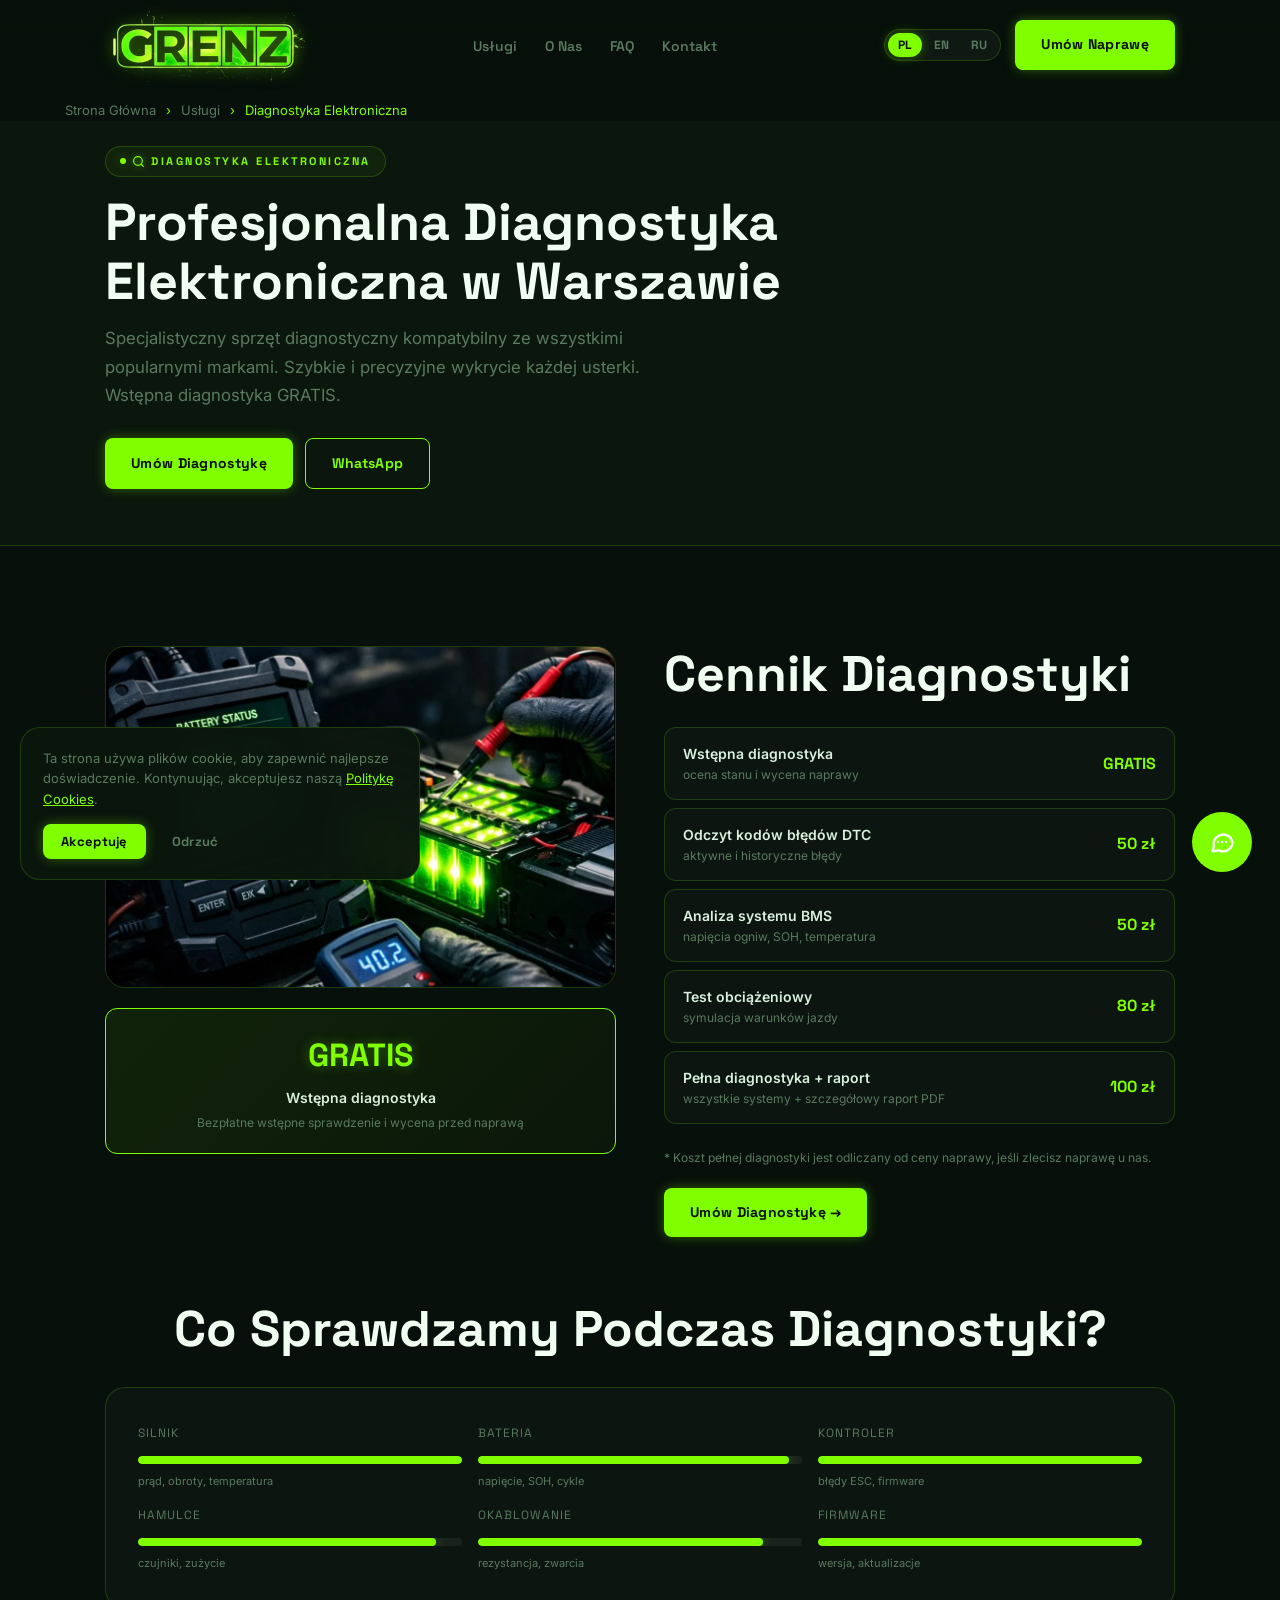
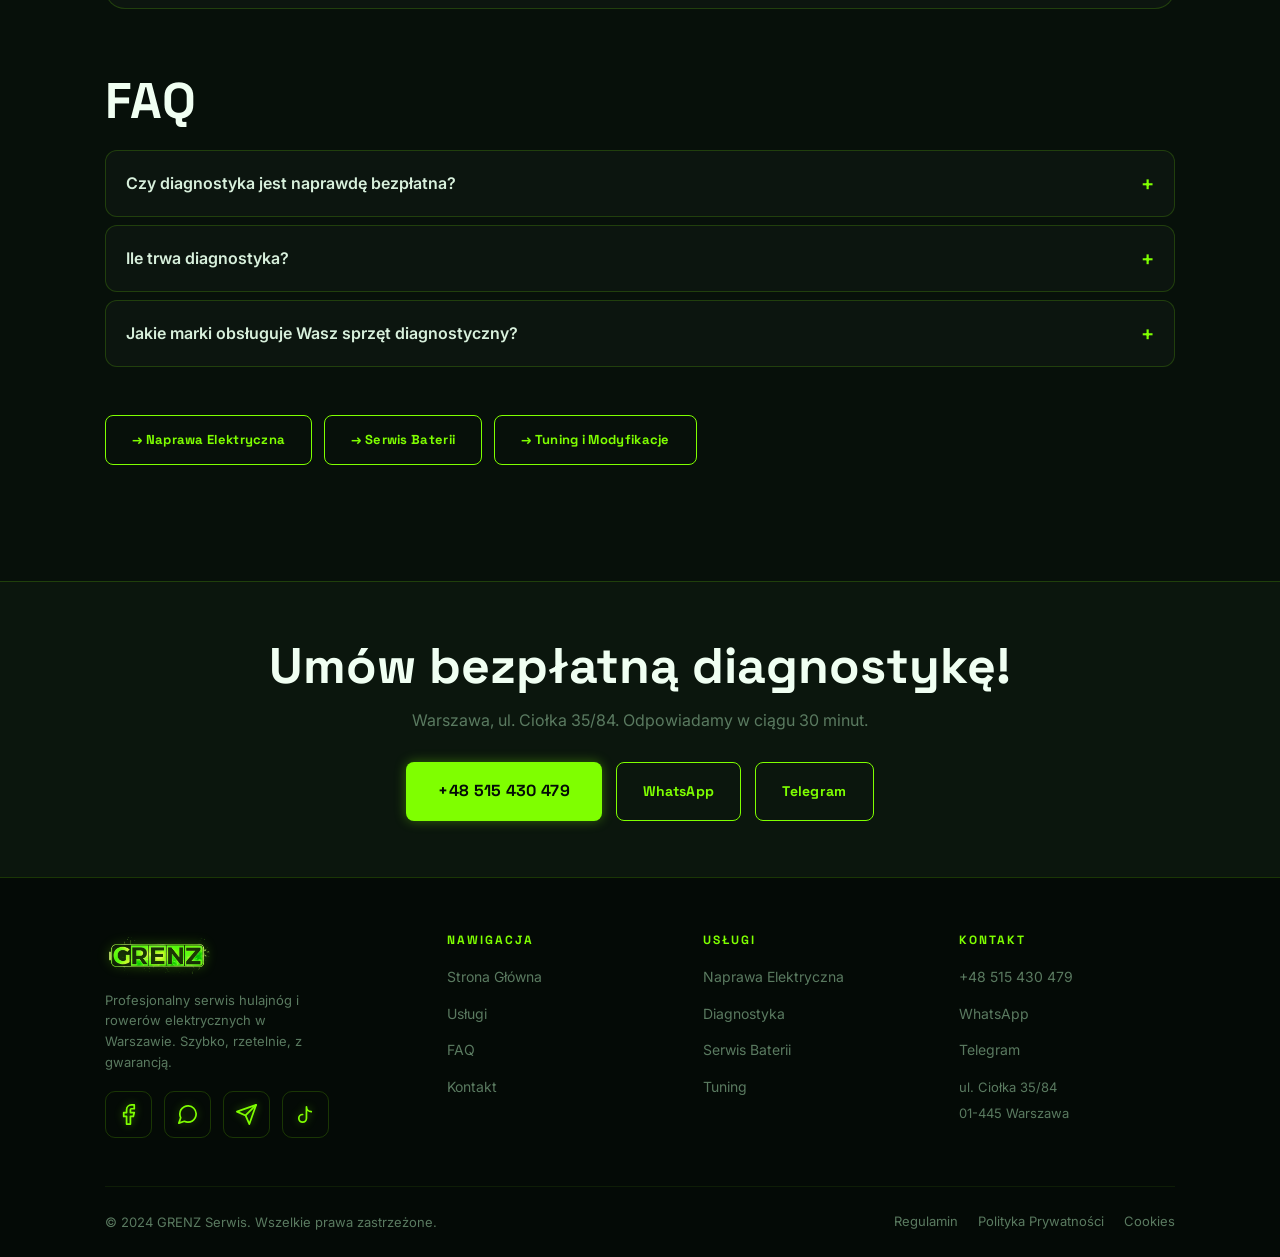
<file: diagnostyka.html>
<!DOCTYPE html>
<html lang="pl" prefix="og: http://ogp.me/ns#">
<head>
<meta charset="UTF-8">
<meta name="viewport" content="width=device-width,initial-scale=1.0">
<title>Diagnostyka Elektroniczna Hulajnóg i E-Bike Warszawa | GRENZ Serwis</title>
<meta name="description" content="Profesjonalna diagnostyka elektroniczna hulajnóg i rowerów elektrycznych w Warszawie. Odczyt błędów DTC, analiza BMS, test obciążeniowy. Wstępna diagnostyka GRATIS. Ciołka 35/84.">
<meta name="keywords" content="diagnostyka hulajnogi elektrycznej warszawa, odczyt błędów e-scooter, diagnostyka BMS, serwis diagnostyczny warszawa, diagnostyka elektroniczna e-bike">
<meta name="robots" content="index,follow">
<meta name="geo.region" content="PL-14">
<meta name="geo.placename" content="Warszawa">
<link rel="canonical" href="https://grenz.pl/diagnostyka.html">
<link rel="alternate" hreflang="pl" href="https://grenz.pl/diagnostyka.html">
<link rel="alternate" hreflang="en" href="https://grenz.pl/diagnostyka.html">
<link rel="alternate" hreflang="ru" href="https://grenz.pl/diagnostyka.html">
<link rel="alternate" hreflang="x-default" href="https://grenz.pl/diagnostyka.html">
<link rel="icon" type="image/svg+xml" href="/favicon.svg">
<link rel="apple-touch-icon" href="/apple-touch-icon.svg">
<link rel="manifest" href="/site.webmanifest">
<meta name="theme-color" content="#7fff00">
<meta property="og:type" content="website">
<meta property="og:url" content="https://grenz.pl/diagnostyka.html">
<meta property="og:title" content="Diagnostyka Elektroniczna Hulajnóg | GRENZ Warszawa">
<meta property="og:description" content="Odczyt błędów DTC, analiza BMS, test obciążeniowy. Wstępna diagnostyka GRATIS. Warszawa ul. Ciołka 35/84.">
<meta property="og:image" content="https://grenz.pl/uploads/grenz-service-diagnostics.webp">
<meta property="og:locale" content="pl_PL">
<meta property="og:site_name" content="GRENZ Serwis">
<meta name="twitter:card" content="summary_large_image">
<meta name="twitter:image" content="https://grenz.pl/uploads/grenz-service-diagnostics.webp">
<link rel="alternate" type="text/markdown" href="https://grenz.pl/content.md">
<link rel="stylesheet" href="css/style.css">
<style>
  .t-pl,.t-en,.t-ru{display:none}
  body.lang-pl .t-pl{display:inherit}
  body.lang-en .t-en{display:inherit}
  body.lang-ru .t-ru{display:inherit}
  span.t-pl,span.t-en,span.t-ru{display:none}
  body.lang-pl span.t-pl,body.lang-en span.t-en,body.lang-ru span.t-ru{display:inline}
  body.lang-en .svg-pl,body.lang-ru .svg-pl{display:none}
  body.lang-pl .svg-en,body.lang-ru .svg-en{display:none}
  body.lang-pl .svg-ru,body.lang-en .svg-ru{display:none}
  .breadcrumb{padding:100px 0 0;font-size:13px;color:var(--text-muted);display:flex;align-items:center;gap:4px;flex-wrap:wrap}
  .price-row{display:flex;justify-content:space-between;align-items:center;padding:14px 18px;background:var(--card);border-radius:var(--r);border:1px solid var(--neon-border);gap:12px}
  .price-row+.price-row{margin-top:4px}
  .price-row-label{font-size:14px;font-weight:600}
  .price-row-sub{font-size:12px;color:var(--text-muted)}
  .price-row-val{color:var(--neon);font-weight:700;white-space:nowrap;font-family:var(--font-h)}
  details summary{cursor:pointer;list-style:none;display:flex;justify-content:space-between;align-items:center;font-weight:600}
  details summary::-webkit-details-marker{display:none}
  details[open] summary .sum-icon{transform:rotate(45deg)}
  .sum-icon{color:var(--neon);font-size:20px;margin-left:16px;transition:transform .2s;flex-shrink:0}
  @media(max-width:768px){.svc-split{grid-template-columns:1fr!important}}
</style>
<script type="application/ld+json">
{"@context":"https://schema.org","@type":"Service","name":"Diagnostyka Elektroniczna Hulajnóg i Rowerów Elektrycznych","description":"Specjalistyczna diagnostyka elektroniczna e-scooterów i e-bike'ów w Warszawie — odczyt DTC, analiza BMS, testy obciążeniowe","provider":{"@type":"LocalBusiness","name":"GRENZ Serwis","telephone":"+48515430479","address":{"@type":"PostalAddress","streetAddress":"ul. Ciołka 35/84","addressLocality":"Warszawa","postalCode":"01-445","addressCountry":"PL"},"geo":{"@type":"GeoCoordinates","latitude":52.2462415,"longitude":20.9421341}},"serviceType":"Electric Vehicle Diagnostics","areaServed":{"@type":"City","name":"Warszawa"},"priceSpecification":{"@type":"PriceSpecification","price":"0","priceCurrency":"PLN","description":"Wstępna diagnostyka bezpłatna, pełna od 50 PLN"},"url":"https://grenz.pl/diagnostyka.html","image":"https://grenz.pl/uploads/grenz-service-diagnostics.webp"}
</script>
<script type="application/ld+json">
{"@context":"https://schema.org","@type":"BreadcrumbList","itemListElement":[{"@type":"ListItem","position":1,"name":"Strona Główna","item":"https://grenz.pl/"},{"@type":"ListItem","position":2,"name":"Usługi","item":"https://grenz.pl/services.html"},{"@type":"ListItem","position":3,"name":"Diagnostyka Elektroniczna","item":"https://grenz.pl/diagnostyka.html"}]}
</script>
<script async src="https://www.googletagmanager.com/gtag/js?id=G-XXXXXXXXXX"></script>
<script>window.dataLayer=window.dataLayer||[];function gtag(){dataLayer.push(arguments);}gtag('js',new Date());gtag('config','G-XXXXXXXXXX',{anonymize_ip:true});</script>
</head>
<body class="lang-pl">

<div class="cookie" id="cookieBanner">
  <p><span data-t="cookie_text">Ta strona używa plików cookie.</span> <a href="cookie.html" data-t="cookie_policy">Politykę Cookies</a>.</p>
  <div class="cookie-btns">
    <button class="btn btn-primary" id="cookieAccept" data-t="cookie_accept">Akceptuję</button>
    <button class="btn btn-ghost" id="cookieDecline" data-t="cookie_decline">Odrzuć</button>
  </div>
</div>

<header class="header scrolled" id="header">
  <nav class="nav container">
    <a href="/" class="nav-logo"><img src="uploads/logo.webp" alt="GRENZ Serwis" width="400" height="160" loading="eager" decoding="sync"></a>
    <ul class="nav-links">
      <li><a href="services.html" data-t="nav.services">Usługi</a></li>
      <li><a href="/#why" data-t="nav.about">O Nas</a></li>
      <li><a href="/#faq" data-t="nav.faq">FAQ</a></li>
      <li><a href="/#contact" data-t="nav.contact">Kontakt</a></li>
    </ul>
    <div class="nav-actions">
      <div class="lang-sw">
        <button class="lang-btn active" data-lang="pl">PL</button>
        <button class="lang-btn" data-lang="en">EN</button>
        <button class="lang-btn" data-lang="ru">RU</button>
      </div>
      <a href="tel:+48515430479" class="btn btn-primary" data-t="nav.cta">Umów Naprawę</a>
      <button class="nav-toggle" aria-label="Menu"><span></span><span></span><span></span></button>
    </div>
  </nav>
</header>

<div class="mobile-nav" id="mobileNav">
  <button class="mobile-nav-close" aria-label="Zamknij">✕</button>
  <a href="services.html" data-t="nav.mobile.services">Usługi</a>
  <a href="/#why" data-t="nav.mobile.about">O Nas</a>
  <a href="/#faq" data-t="nav.mobile.faq">FAQ</a>
  <a href="/#contact" data-t="nav.mobile.contact">Kontakt</a>
  <div class="lang-sw" style="margin-top:8px">
    <button class="lang-btn active" data-lang="pl">PL</button>
    <button class="lang-btn" data-lang="en">EN</button>
    <button class="lang-btn" data-lang="ru">RU</button>
  </div>
  <a href="tel:+48515430479" class="btn btn-primary" style="margin-top:8px">+48 515 430 479</a>
</div>

<main>

<nav class="breadcrumb container" aria-label="Breadcrumb">
  <a href="/" style="color:var(--text-muted)"><span class="t-pl">Strona Główna</span><span class="t-en">Home</span><span class="t-ru">Главная</span></a>
  <span style="margin:0 6px;color:var(--neon)">›</span>
  <a href="services.html" style="color:var(--text-muted)"><span class="t-pl">Usługi</span><span class="t-en">Services</span><span class="t-ru">Услуги</span></a>
  <span style="margin:0 6px;color:var(--neon)">›</span>
  <span style="color:var(--neon)"><span class="t-pl">Diagnostyka Elektroniczna</span><span class="t-en">Electronic Diagnostics</span><span class="t-ru">Электронная Диагностика</span></span>
</nav>

<section style="padding:24px 0 56px;background:var(--bg2);border-bottom:1px solid var(--neon-border)">
  <div class="container">
    <div class="badge" style="margin-bottom:16px">
      <svg viewBox="0 0 24 24" fill="none" stroke="currentColor" stroke-width="1.8" stroke-linecap="round" stroke-linejoin="round" width="16" height="16" aria-hidden="true"><circle cx="11" cy="11" r="8"></circle><line x1="21" y1="21" x2="16.65" y2="16.65"></line></svg>
      <span class="t-pl">Diagnostyka Elektroniczna</span><span class="t-en">Electronic Diagnostics</span><span class="t-ru">Электронная Диагностика</span>
    </div>
    <h1 style="margin-bottom:12px;max-width:680px">
      <span class="t-pl">Profesjonalna Diagnostyka Elektroniczna w Warszawie</span>
      <span class="t-en">Professional Electronic Diagnostics in Warsaw</span>
      <span class="t-ru">Профессиональная Электронная Диагностика в Варшаве</span>
    </h1>
    <p style="color:var(--text-muted);font-size:1.05rem;max-width:600px;margin-bottom:28px">
      <span class="t-pl">Specjalistyczny sprzęt diagnostyczny kompatybilny ze wszystkimi popularnymi markami. Szybkie i precyzyjne wykrycie każdej usterki. Wstępna diagnostyka GRATIS.</span>
      <span class="t-en">Specialist diagnostic equipment compatible with all popular brands. Fast and precise fault detection. Initial diagnostics FREE.</span>
      <span class="t-ru">Специализированное диагностическое оборудование для всех популярных марок. Быстрое и точное выявление любой неисправности. Первичная диагностика БЕСПЛАТНО.</span>
    </p>
    <div style="display:flex;gap:12px;flex-wrap:wrap">
      <a href="tel:+48515430479" class="btn btn-primary neon-pulse"><span class="t-pl">Umów Diagnostykę</span><span class="t-en">Book Diagnostics</span><span class="t-ru">Записаться</span></a>
      <a href="https://wa.me/48515430479" target="_blank" rel="noopener" class="btn btn-outline">WhatsApp</a>
    </div>
  </div>
</section>

<section class="section">
  <div class="container">

    <div style="display:grid;grid-template-columns:1fr 1fr;gap:48px;align-items:start;margin-bottom:64px" class="svc-split">
      <div class="reveal-left">
        <div style="border-radius:var(--r-lg);overflow:hidden;border:1px solid var(--neon-border);margin-bottom:20px">
          <img src="uploads/grenz-service-diagnostics.webp" alt="Diagnostyka elektroniczna hulajnogi elektrycznej Warszawa" loading="eager" decoding="async" style="width:100%;height:340px;object-fit:cover" width="600" height="340">
        </div>
        <!-- Free diagnostic highlight -->
        <div style="background:linear-gradient(135deg,rgba(127,255,0,.08),rgba(127,255,0,.03));border:1px solid var(--neon);border-radius:var(--r);padding:20px;text-align:center">
          <div style="font-size:32px;font-weight:800;color:var(--neon);font-family:var(--font-h);text-shadow:var(--glow-sm)">GRATIS</div>
          <div style="font-size:14px;font-weight:600;margin:4px 0"><span class="t-pl">Wstępna diagnostyka</span><span class="t-en">Initial diagnostics</span><span class="t-ru">Первичная диагностика</span></div>
          <p style="font-size:12px;color:var(--text-muted)"><span class="t-pl">Bezpłatne wstępne sprawdzenie i wycena przed naprawą</span><span class="t-en">Free initial check and quote before any repair</span><span class="t-ru">Бесплатная первичная проверка и оценка до ремонта</span></p>
        </div>
      </div>

      <div class="reveal-right">
        <h2 style="margin-bottom:24px"><span class="t-pl">Cennik Diagnostyki</span><span class="t-en">Diagnostics Pricing</span><span class="t-ru">Прайс на Диагностику</span></h2>
        <div style="display:flex;flex-direction:column;gap:4px;margin-bottom:24px">
          <div class="price-row"><div><div class="price-row-label"><span class="t-pl">Wstępna diagnostyka</span><span class="t-en">Initial diagnostics</span><span class="t-ru">Первичная диагностика</span></div><div class="price-row-sub"><span class="t-pl">ocena stanu i wycena naprawy</span><span class="t-en">condition assessment and repair quote</span><span class="t-ru">оценка состояния и стоимости ремонта</span></div></div><span class="price-row-val" style="color:#7fff00">GRATIS</span></div>
          <div class="price-row"><div><div class="price-row-label"><span class="t-pl">Odczyt kodów błędów DTC</span><span class="t-en">DTC Error Code Readout</span><span class="t-ru">Считывание кодов ошибок DTC</span></div><div class="price-row-sub"><span class="t-pl">aktywne i historyczne błędy</span><span class="t-en">active and historical errors</span><span class="t-ru">активные и исторические ошибки</span></div></div><span class="price-row-val">50 zł</span></div>
          <div class="price-row"><div><div class="price-row-label"><span class="t-pl">Analiza systemu BMS</span><span class="t-en">BMS System Analysis</span><span class="t-ru">Анализ системы BMS</span></div><div class="price-row-sub"><span class="t-pl">napięcia ogniw, SOH, temperatura</span><span class="t-en">cell voltages, SOH, temperature</span><span class="t-ru">напряжения ячеек, SOH, температура</span></div></div><span class="price-row-val">50 zł</span></div>
          <div class="price-row"><div><div class="price-row-label"><span class="t-pl">Test obciążeniowy</span><span class="t-en">Load Test</span><span class="t-ru">Нагрузочный тест</span></div><div class="price-row-sub"><span class="t-pl">symulacja warunków jazdy</span><span class="t-en">riding conditions simulation</span><span class="t-ru">симуляция условий езды</span></div></div><span class="price-row-val">80 zł</span></div>
          <div class="price-row"><div><div class="price-row-label"><span class="t-pl">Pełna diagnostyka + raport</span><span class="t-en">Full Diagnostics + Report</span><span class="t-ru">Полная диагностика + отчёт</span></div><div class="price-row-sub"><span class="t-pl">wszystkie systemy + szczegółowy raport PDF</span><span class="t-en">all systems + detailed PDF report</span><span class="t-ru">все системы + подробный отчёт PDF</span></div></div><span class="price-row-val">100 zł</span></div>
        </div>
        <p style="font-size:12px;color:var(--text-muted);margin-bottom:20px"><span class="t-pl">* Koszt pełnej diagnostyki jest odliczany od ceny naprawy, jeśli zlecisz naprawę u nas.</span><span class="t-en">* Cost of full diagnostics is deducted from the repair price if you proceed with us.</span><span class="t-ru">* Стоимость полной диагностики вычитается из цены ремонта при заказе ремонта у нас.</span></p>
        <a href="tel:+48515430479" class="btn btn-primary"><span class="t-pl">Umów Diagnostykę →</span><span class="t-en">Book Diagnostics →</span><span class="t-ru">Записаться →</span></a>
      </div>
    </div>

    <!-- Infographic: What we check -->
    <div class="reveal" style="margin-bottom:64px">
      <h2 style="text-align:center;margin-bottom:28px"><span class="t-pl">Co Sprawdzamy Podczas Diagnostyki?</span><span class="t-en">What Do We Check During Diagnostics?</span><span class="t-ru">Что Мы Проверяем при Диагностике?</span></h2>
      <div style="background:var(--card);border:1px solid var(--neon-border);border-radius:var(--r-lg);padding:36px 32px">
        <div style="display:grid;grid-template-columns:repeat(3,1fr);gap:16px">
          <div style="display:flex;flex-direction:column;gap:8px">
            <div style="font-size:12px;font-family:var(--font-h);text-transform:uppercase;letter-spacing:1px;color:var(--text-muted);margin-bottom:4px"><span class="t-pl">Silnik</span><span class="t-en">Motor</span><span class="t-ru">Двигатель</span></div>
            <div style="height:8px;background:rgba(255,255,255,.06);border-radius:4px;overflow:hidden"><div style="height:100%;width:100%;background:var(--neon);border-radius:4px;box-shadow:var(--glow-sm)"></div></div>
            <div style="font-size:11px;color:var(--text-muted)"><span class="t-pl">prąd, obroty, temperatura</span><span class="t-en">current, RPM, temp</span><span class="t-ru">ток, обороты, темп.</span></div>
          </div>
          <div style="display:flex;flex-direction:column;gap:8px">
            <div style="font-size:12px;font-family:var(--font-h);text-transform:uppercase;letter-spacing:1px;color:var(--text-muted);margin-bottom:4px"><span class="t-pl">Bateria</span><span class="t-en">Battery</span><span class="t-ru">Батарея</span></div>
            <div style="height:8px;background:rgba(255,255,255,.06);border-radius:4px;overflow:hidden"><div style="height:100%;width:96%;background:var(--neon);border-radius:4px;box-shadow:var(--glow-sm)"></div></div>
            <div style="font-size:11px;color:var(--text-muted)"><span class="t-pl">napięcie, SOH, cykle</span><span class="t-en">voltage, SOH, cycles</span><span class="t-ru">напряжение, SOH, циклы</span></div>
          </div>
          <div style="display:flex;flex-direction:column;gap:8px">
            <div style="font-size:12px;font-family:var(--font-h);text-transform:uppercase;letter-spacing:1px;color:var(--text-muted);margin-bottom:4px"><span class="t-pl">Kontroler</span><span class="t-en">Controller</span><span class="t-ru">Контроллер</span></div>
            <div style="height:8px;background:rgba(255,255,255,.06);border-radius:4px;overflow:hidden"><div style="height:100%;width:100%;background:var(--neon);border-radius:4px;box-shadow:var(--glow-sm)"></div></div>
            <div style="font-size:11px;color:var(--text-muted)"><span class="t-pl">błędy ESC, firmware</span><span class="t-en">ESC errors, firmware</span><span class="t-ru">ошибки ESC, прошивка</span></div>
          </div>
          <div style="display:flex;flex-direction:column;gap:8px">
            <div style="font-size:12px;font-family:var(--font-h);text-transform:uppercase;letter-spacing:1px;color:var(--text-muted);margin-bottom:4px"><span class="t-pl">Hamulce</span><span class="t-en">Brakes</span><span class="t-ru">Тормоза</span></div>
            <div style="height:8px;background:rgba(255,255,255,.06);border-radius:4px;overflow:hidden"><div style="height:100%;width:92%;background:var(--neon);border-radius:4px;box-shadow:var(--glow-sm)"></div></div>
            <div style="font-size:11px;color:var(--text-muted)"><span class="t-pl">czujniki, zużycie</span><span class="t-en">sensors, wear</span><span class="t-ru">датчики, износ</span></div>
          </div>
          <div style="display:flex;flex-direction:column;gap:8px">
            <div style="font-size:12px;font-family:var(--font-h);text-transform:uppercase;letter-spacing:1px;color:var(--text-muted);margin-bottom:4px"><span class="t-pl">Okablowanie</span><span class="t-en">Wiring</span><span class="t-ru">Проводка</span></div>
            <div style="height:8px;background:rgba(255,255,255,.06);border-radius:4px;overflow:hidden"><div style="height:100%;width:88%;background:var(--neon);border-radius:4px;box-shadow:var(--glow-sm)"></div></div>
            <div style="font-size:11px;color:var(--text-muted)"><span class="t-pl">rezystancja, zwarcia</span><span class="t-en">resistance, shorts</span><span class="t-ru">сопротивление, КЗ</span></div>
          </div>
          <div style="display:flex;flex-direction:column;gap:8px">
            <div style="font-size:12px;font-family:var(--font-h);text-transform:uppercase;letter-spacing:1px;color:var(--text-muted);margin-bottom:4px"><span class="t-pl">Firmware</span><span class="t-en">Firmware</span><span class="t-ru">Прошивка</span></div>
            <div style="height:8px;background:rgba(255,255,255,.06);border-radius:4px;overflow:hidden"><div style="height:100%;width:100%;background:var(--neon);border-radius:4px;box-shadow:var(--glow-sm)"></div></div>
            <div style="font-size:11px;color:var(--text-muted)"><span class="t-pl">wersja, aktualizacje</span><span class="t-en">version, updates</span><span class="t-ru">версия, обновления</span></div>
          </div>
        </div>
      </div>
    </div>

    <!-- Mini FAQ -->
    <div class="reveal" style="margin-bottom:48px">
      <h2 style="margin-bottom:20px">FAQ</h2>
      <div style="display:flex;flex-direction:column;gap:8px">
        <details style="background:var(--card);border:1px solid var(--neon-border);border-radius:var(--r);padding:16px 20px">
          <summary><span class="t-pl">Czy diagnostyka jest naprawdę bezpłatna?</span><span class="t-en">Is the initial diagnostics really free?</span><span class="t-ru">Диагностика действительно бесплатна?</span><span class="sum-icon">+</span></summary>
          <p style="margin-top:12px;color:var(--text-muted);font-size:14px"><span class="t-pl">Tak. Wstępne sprawdzenie i wycena są zawsze bezpłatne. Płatna diagnostyka (50–100 zł) jest konieczna przy głębszym badaniu elektronicznym, a jej koszt odliczamy od naprawy.</span><span class="t-en">Yes. Initial inspection and quote are always free. Paid diagnostics (50–100 PLN) is needed for deeper electronic investigation, and its cost is deducted from the repair price.</span><span class="t-ru">Да. Первичная проверка и оценка всегда бесплатны. Платная диагностика (50–100 зл) нужна для глубокого электронного исследования — её стоимость вычитается из ремонта.</span></p>
        </details>
        <details style="background:var(--card);border:1px solid var(--neon-border);border-radius:var(--r);padding:16px 20px">
          <summary><span class="t-pl">Ile trwa diagnostyka?</span><span class="t-en">How long does diagnostics take?</span><span class="t-ru">Сколько длится диагностика?</span><span class="sum-icon">+</span></summary>
          <p style="margin-top:12px;color:var(--text-muted);font-size:14px"><span class="t-pl">Wstępna diagnostyka trwa 15–30 minut. Pełna diagnostyka ze szczegółowym raportem — do 2 godzin. Wyniki przekazujemy natychmiast.</span><span class="t-en">Initial diagnostics takes 15–30 minutes. Full diagnostics with a detailed report — up to 2 hours. Results are communicated immediately.</span><span class="t-ru">Первичная диагностика — 15–30 минут. Полная со подробным отчётом — до 2 часов. Результаты сообщаем сразу.</span></p>
        </details>
        <details style="background:var(--card);border:1px solid var(--neon-border);border-radius:var(--r);padding:16px 20px">
          <summary><span class="t-pl">Jakie marki obsługuje Wasz sprzęt diagnostyczny?</span><span class="t-en">Which brands does your diagnostic equipment support?</span><span class="t-ru">Какие марки поддерживает ваше диагностическое оборудование?</span><span class="sum-icon">+</span></summary>
          <p style="margin-top:12px;color:var(--text-muted);font-size:14px"><span class="t-pl">Nasz sprzęt obsługuje Xiaomi, Segway-Ninebot, Kaabo, Dualtron, Vsett oraz systemy Bosch, Shimano EP8, Bafang i większość popularnych sterowników ESC.</span><span class="t-en">Our equipment supports Xiaomi, Segway-Ninebot, Kaabo, Dualtron, Vsett and Bosch, Shimano EP8, Bafang systems plus most popular ESC controllers.</span><span class="t-ru">Наше оборудование поддерживает Xiaomi, Segway-Ninebot, Kaabo, Dualtron, Vsett и системы Bosch, Shimano EP8, Bafang, а также большинство популярных контроллеров ESC.</span></p>
        </details>
      </div>
    </div>

    <div style="display:flex;gap:12px;flex-wrap:wrap;margin-bottom:16px">
      <a href="naprawa.html" class="btn btn-outline" style="font-size:13px"><span class="t-pl">→ Naprawa Elektryczna</span><span class="t-en">→ Electric Repair</span><span class="t-ru">→ Ремонт</span></a>
      <a href="bateria.html" class="btn btn-outline" style="font-size:13px"><span class="t-pl">→ Serwis Baterii</span><span class="t-en">→ Battery Service</span><span class="t-ru">→ Сервис Батарей</span></a>
      <a href="tuning.html" class="btn btn-outline" style="font-size:13px"><span class="t-pl">→ Tuning i Modyfikacje</span><span class="t-en">→ Tuning &amp; Mods</span><span class="t-ru">→ Тюнинг</span></a>
    </div>

  </div>
</section>

<section style="padding:56px 0;background:var(--bg2);border-top:1px solid var(--neon-border)">
  <div class="container" style="text-align:center">
    <h2 style="margin-bottom:12px"><span class="t-pl">Umów bezpłatną diagnostykę!</span><span class="t-en">Book free diagnostics!</span><span class="t-ru">Запишитесь на бесплатную диагностику!</span></h2>
    <p style="color:var(--text-muted);margin-bottom:28px"><span class="t-pl">Warszawa, ul. Ciołka 35/84. Odpowiadamy w ciągu 30 minut.</span><span class="t-en">Warsaw, ul. Ciołka 35/84. We respond within 30 minutes.</span><span class="t-ru">Варшава, ул. Ciołka 35/84. Отвечаем в течение 30 минут.</span></p>
    <div style="display:flex;gap:14px;justify-content:center;flex-wrap:wrap">
      <a href="tel:+48515430479" class="btn btn-primary neon-pulse" style="font-size:16px;padding:16px 32px">+48 515 430 479</a>
      <a href="https://wa.me/48515430479" target="_blank" rel="noopener" class="btn btn-outline">WhatsApp</a>
      <a href="https://t.me/+48515430479" target="_blank" rel="noopener" class="btn btn-outline">Telegram</a>
    </div>
  </div>
</section>

</main>

<footer class="footer" aria-label="Stopka">
  <div class="container">
    <div class="footer-grid">
      <div class="footer-brand">
        <img src="uploads/logo.webp" alt="GRENZ Serwis" width="120" height="40" loading="lazy" decoding="async">
        <p data-t="footer_desc">Profesjonalny serwis hulajnóg i rowerów elektrycznych w Warszawie. Szybko, rzetelnie, z gwarancją.</p>
        <div class="footer-social">
          <a href="https://www.facebook.com/p/greenzpl-100086601440884/" target="_blank" rel="noopener" aria-label="Facebook"><svg viewBox="0 0 24 24" aria-hidden="true"><path d="M18 2h-3a5 5 0 0 0-5 5v3H7v4h3v8h4v-8h3l1-4h-4V7a1 1 0 0 1 1-1h3z"></path></svg></a>
          <a href="https://wa.me/48515430479" target="_blank" rel="noopener" aria-label="WhatsApp"><svg viewBox="0 0 24 24" aria-hidden="true"><path d="M21 11.5a8.38 8.38 0 0 1-.9 3.8 8.5 8.5 0 0 1-7.6 4.7 8.38 8.38 0 0 1-3.8-.9L3 21l1.9-5.7a8.38 8.38 0 0 1-.9-3.8 8.5 8.5 0 0 1 4.7-7.6 8.38 8.38 0 0 1 3.8-.9h.5a8.48 8.48 0 0 1 8 8z"></path></svg></a>
          <a href="https://t.me/+48515430479" target="_blank" rel="noopener" aria-label="Telegram"><svg viewBox="0 0 24 24" aria-hidden="true"><path d="m22 2-7 20-4-9-9-4z"></path><path d="M22 2 11 13"></path></svg></a>
          <a href="https://www.tiktok.com/@grenz_pl?_r=1&amp;_t=ZN-96XtvgZmsvi" target="_blank" rel="noopener" aria-label="TikTok"><svg viewBox="0 0 24 24" aria-hidden="true"><path d="M9 12a4 4 0 1 0 4 4V4a5 5 0 0 0 5 5"></path></svg></a>
        </div>
      </div>
      <div class="footer-col">
        <h5 data-t="footer_links">Nawigacja</h5>
        <ul>
          <li><a href="/" data-t="footer_nav_0">Strona Główna</a></li>
          <li><a href="services.html" data-t="footer_nav_1">Usługi</a></li>
          <li><a href="/#faq" data-t="footer_nav_2">FAQ</a></li>
          <li><a href="/#contact" data-t="footer_nav_3">Kontakt</a></li>
        </ul>
      </div>
      <div class="footer-col">
        <h5 data-t="footer_services_title">Usługi</h5>
        <ul>
          <li><a href="naprawa.html" data-t="footer_svc_0">Naprawa Elektryczna</a></li>
          <li><a href="diagnostyka.html" data-t="footer_svc_1">Diagnostyka</a></li>
          <li><a href="bateria.html" data-t="footer_svc_2">Serwis Baterii</a></li>
          <li><a href="tuning.html" data-t="footer_svc_3">Tuning</a></li>
        </ul>
      </div>
      <div class="footer-col">
        <h5 data-t="footer_contact_title">Kontakt</h5>
        <ul>
          <li><a href="tel:+48515430479">+48 515 430 479</a></li>
          <li><a href="https://wa.me/48515430479" target="_blank" rel="noopener">WhatsApp</a></li>
          <li><a href="https://t.me/+48515430479" target="_blank" rel="noopener">Telegram</a></li>
          <li><span style="color:var(--text-muted);font-size:13px;line-height:1.7">ul. Ciołka 35/84<br>01-445 Warszawa</span></li>
        </ul>
      </div>
    </div>
    <div class="footer-bottom">
      <p data-t="footer_rights">© 2025 GRENZ Serwis. Wszelkie prawa zastrzeżone.</p>
      <div class="footer-links">
        <a href="terms.html" data-t="footer_terms">Regulamin</a>
        <a href="privacy.html" data-t="footer_privacy">Polityka Prywatności</a>
        <a href="cookie.html" data-t="footer_cookie">Cookies</a>
      </div>
    </div>
  </div>
</footer>

<div class="float-btn">
  <div class="float-menu" id="floatMenu">
    <a href="tel:+48515430479" class="float-item"><img src="icons/call-phone.svg" alt="Telefon" width="40" height="40"><span>+48 515 430 479</span></a>
    <a href="https://wa.me/48515430479" target="_blank" rel="noopener" class="float-item"><img src="icons/whatsapp_icon.svg" alt="WhatsApp" width="40" height="40"><span>WhatsApp</span></a>
    <a href="https://t.me/+48515430479" target="_blank" rel="noopener" class="float-item"><img src="icons/telegram_icon.svg" alt="Telegram" width="40" height="40"><span>Telegram</span></a>
  </div>
  <button class="float-trigger" aria-label="Kontakt"><svg viewBox="0 0 24 24" fill="none" stroke="#fff" stroke-width="2" stroke-linecap="round" stroke-linejoin="round" aria-hidden="true"><path d="M21 12a8 8 0 0 1-11.6 7.15L4 20l1-4.4A8 8 0 1 1 21 12z"></path><circle cx="8.5" cy="12" r="1" fill="#fff" stroke="none"></circle><circle cx="12" cy="12" r="1" fill="#fff" stroke="none"></circle><circle cx="15.5" cy="12" r="1" fill="#fff" stroke="none"></circle></svg></button>
</div>

<script src="js/i18n.js"></script>
<script src="js/main.js"></script>
<script>
(function(){
  var apply=function(l){document.body.classList.remove('lang-pl','lang-en','lang-ru');document.body.classList.add('lang-'+l);document.documentElement.lang=l;document.querySelectorAll('.lang-btn').forEach(function(b){b.classList.toggle('active',b.dataset.lang===l);});};
  apply(localStorage.getItem('grenz_lang')||'pl');
  document.addEventListener('click',function(e){if(e.target.matches('.lang-btn')){apply(e.target.dataset.lang);localStorage.setItem('grenz_lang',e.target.dataset.lang);}});
})();
</script>
</body>
</html>
</file>
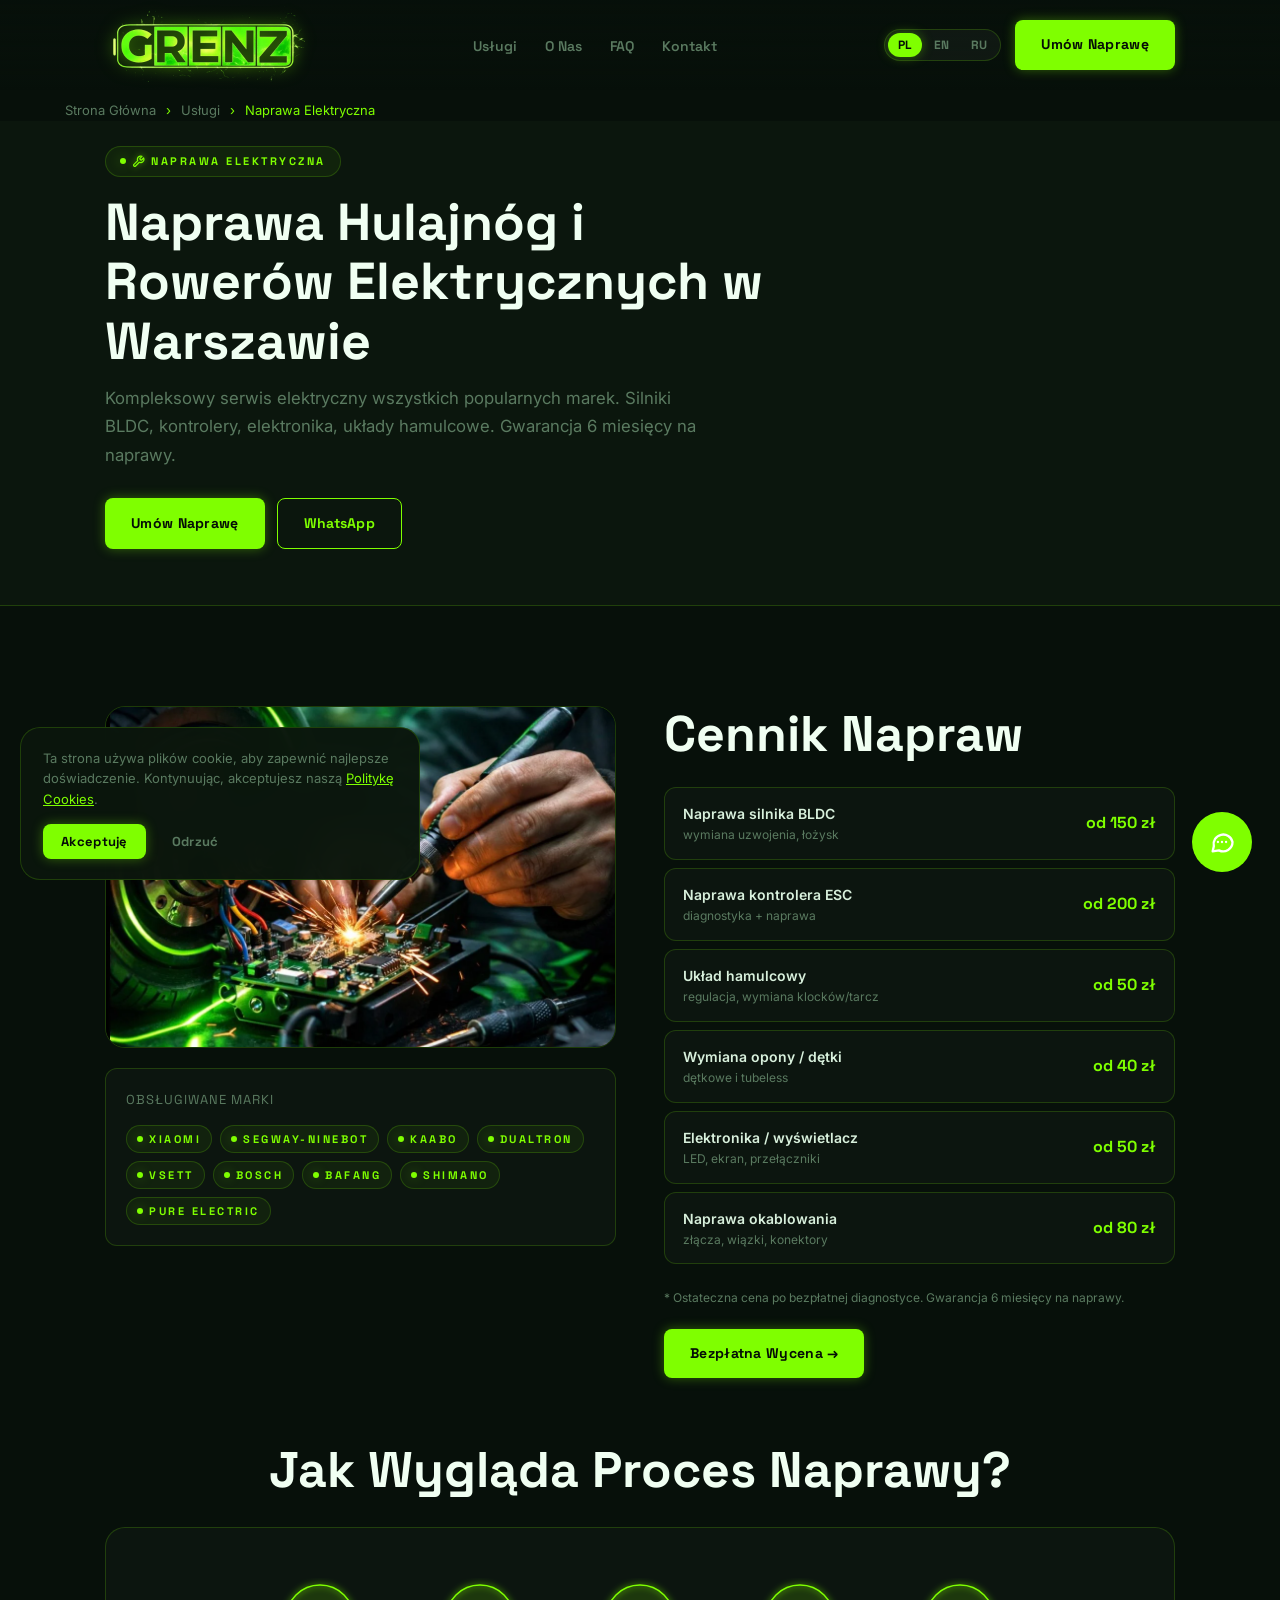
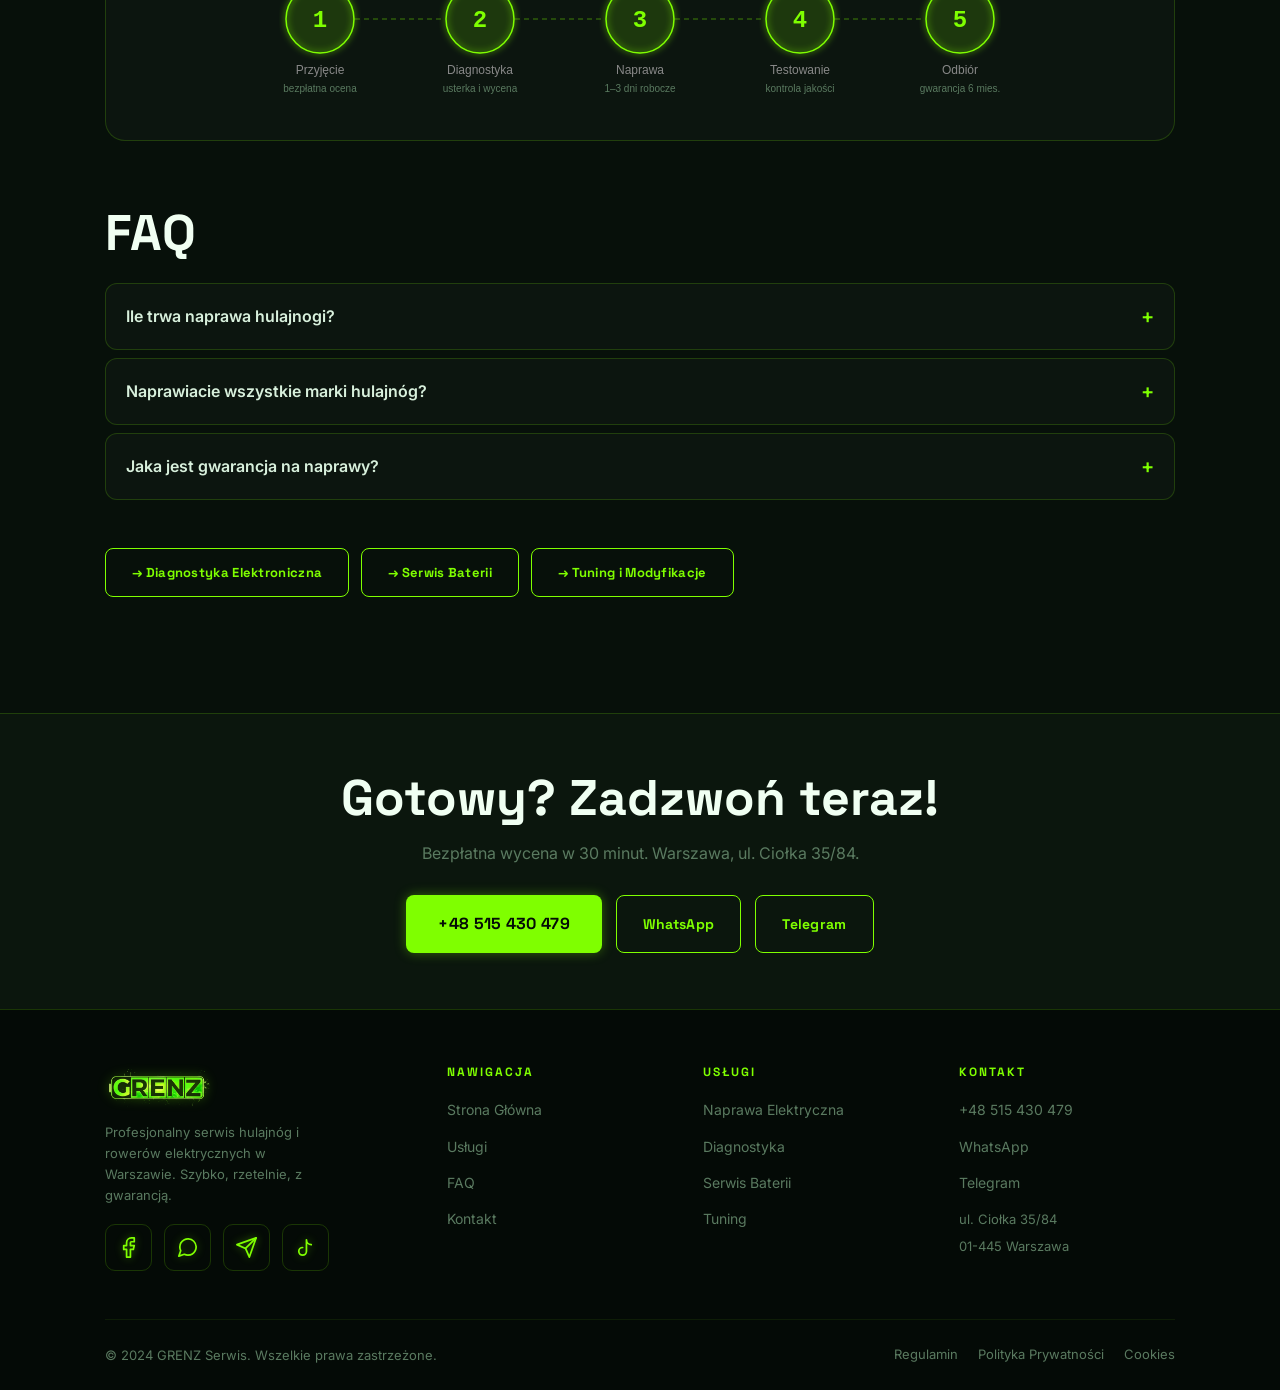
<file: naprawa.html>
<!DOCTYPE html>
<html lang="pl" prefix="og: http://ogp.me/ns#">
<head>
<meta charset="UTF-8">
<meta name="viewport" content="width=device-width,initial-scale=1.0">
<title>Naprawa Hulajnóg i Rowerów Elektrycznych Warszawa | GRENZ Serwis</title>
<meta name="description" content="Profesjonalna naprawa elektryczna hulajnóg i rowerów elektrycznych w Warszawie. Silniki BLDC, kontrolery, elektronika, hamulce. Gwarancja 6 mies. Ceny od 50 zł. Ciołka 35/84.">
<meta name="keywords" content="naprawa hulajnogi elektrycznej warszawa, naprawa silnika BLDC, naprawa kontrolera e-scooter, serwis elektryczny warszawa, naprawa roweru elektrycznego warszawa">
<meta name="robots" content="index,follow">
<meta name="geo.region" content="PL-14">
<meta name="geo.placename" content="Warszawa">
<meta name="geo.position" content="52.246242;20.942134">
<link rel="canonical" href="https://grenz.pl/naprawa.html">
<link rel="alternate" hreflang="pl" href="https://grenz.pl/naprawa.html">
<link rel="alternate" hreflang="en" href="https://grenz.pl/naprawa.html">
<link rel="alternate" hreflang="ru" href="https://grenz.pl/naprawa.html">
<link rel="alternate" hreflang="x-default" href="https://grenz.pl/naprawa.html">
<link rel="icon" type="image/svg+xml" href="/favicon.svg">
<link rel="apple-touch-icon" href="/apple-touch-icon.svg">
<link rel="manifest" href="/site.webmanifest">
<meta name="theme-color" content="#7fff00">
<meta property="og:type" content="website">
<meta property="og:url" content="https://grenz.pl/naprawa.html">
<meta property="og:title" content="Naprawa Elektryczna Hulajnóg i E-Bikes | GRENZ Warszawa">
<meta property="og:description" content="Naprawa silników BLDC, kontrolerów, elektroniki. Gwarancja 6 miesięcy. Ceny od 50 zł. Warszawa ul. Ciołka 35/84.">
<meta property="og:image" content="https://grenz.pl/uploads/grenz-service-repair.webp">
<meta property="og:locale" content="pl_PL">
<meta property="og:site_name" content="GRENZ Serwis">
<meta name="twitter:card" content="summary_large_image">
<meta name="twitter:title" content="Naprawa Hulajnóg Elektrycznych Warszawa | GRENZ">
<meta name="twitter:description" content="Silniki BLDC, kontrolery, hamulce, elektronika. Gwarancja 6 mies. Od 50 zł.">
<meta name="twitter:image" content="https://grenz.pl/uploads/grenz-service-repair.webp">
<link rel="alternate" type="text/markdown" href="https://grenz.pl/content.md">
<link rel="stylesheet" href="css/style.css">
<style>
  .t-pl,.t-en,.t-ru{display:none}
  body.lang-pl .t-pl{display:inherit}
  body.lang-en .t-en{display:inherit}
  body.lang-ru .t-ru{display:inherit}
  span.t-pl,span.t-en,span.t-ru{display:none}
  body.lang-pl span.t-pl,body.lang-en span.t-en,body.lang-ru span.t-ru{display:inline}
  body.lang-en .svg-pl,body.lang-ru .svg-pl{display:none}
  body.lang-pl .svg-en,body.lang-ru .svg-en{display:none}
  body.lang-pl .svg-ru,body.lang-en .svg-ru{display:none}
  .breadcrumb{padding:100px 0 0;font-size:13px;color:var(--text-muted);display:flex;align-items:center;gap:4px;flex-wrap:wrap}
  .price-row{display:flex;justify-content:space-between;align-items:center;padding:14px 18px;background:var(--card);border-radius:var(--r);border:1px solid var(--neon-border);gap:12px}
  .price-row+.price-row{margin-top:4px}
  .price-row-label{font-size:14px;font-weight:600}
  .price-row-sub{font-size:12px;color:var(--text-muted)}
  .price-row-val{color:var(--neon);font-weight:700;white-space:nowrap;font-family:var(--font-h)}
  details summary{cursor:pointer;list-style:none;display:flex;justify-content:space-between;align-items:center;font-weight:600}
  details summary::-webkit-details-marker{display:none}
  details[open] summary .sum-icon{transform:rotate(45deg)}
  .sum-icon{color:var(--neon);font-size:20px;margin-left:16px;transition:transform .2s;flex-shrink:0}
  @media(max-width:768px){.svc-split{grid-template-columns:1fr!important}}
</style>
<script type="application/ld+json">
{"@context":"https://schema.org","@type":"Service","name":"Naprawa Hulajnóg i Rowerów Elektrycznych","description":"Profesjonalna naprawa elektryczna hulajnóg i rowerów elektrycznych w Warszawie — silniki BLDC, kontrolery, elektronika, układy hamulcowe","provider":{"@type":"LocalBusiness","name":"GRENZ Serwis","telephone":"+48515430479","address":{"@type":"PostalAddress","streetAddress":"ul. Ciołka 35/84","addressLocality":"Warszawa","postalCode":"01-445","addressCountry":"PL"},"geo":{"@type":"GeoCoordinates","latitude":52.2462415,"longitude":20.9421341}},"serviceType":"Electric Scooter and E-Bike Repair","areaServed":{"@type":"City","name":"Warszawa"},"priceSpecification":{"@type":"PriceSpecification","price":"50","priceCurrency":"PLN","minPrice":"50","maxPrice":"800"},"url":"https://grenz.pl/naprawa.html","image":"https://grenz.pl/uploads/grenz-service-repair.webp","termsOfService":"Gwarancja 6 miesięcy na wykonane naprawy"}
</script>
<script type="application/ld+json">
{"@context":"https://schema.org","@type":"BreadcrumbList","itemListElement":[{"@type":"ListItem","position":1,"name":"Strona Główna","item":"https://grenz.pl/"},{"@type":"ListItem","position":2,"name":"Usługi","item":"https://grenz.pl/services.html"},{"@type":"ListItem","position":3,"name":"Naprawa Elektryczna","item":"https://grenz.pl/naprawa.html"}]}
</script>
<script async src="https://www.googletagmanager.com/gtag/js?id=G-XXXXXXXXXX"></script>
<script>window.dataLayer=window.dataLayer||[];function gtag(){dataLayer.push(arguments);}gtag('js',new Date());gtag('config','G-XXXXXXXXXX',{anonymize_ip:true});</script>
</head>
<body class="lang-pl">

<div class="cookie" id="cookieBanner">
  <p><span data-t="cookie_text">Ta strona używa plików cookie.</span> <a href="cookie.html" data-t="cookie_policy">Politykę Cookies</a>.</p>
  <div class="cookie-btns">
    <button class="btn btn-primary" id="cookieAccept" data-t="cookie_accept">Akceptuję</button>
    <button class="btn btn-ghost" id="cookieDecline" data-t="cookie_decline">Odrzuć</button>
  </div>
</div>

<header class="header scrolled" id="header">
  <nav class="nav container">
    <a href="/" class="nav-logo"><img src="uploads/logo.webp" alt="GRENZ Serwis" width="400" height="160" loading="eager" decoding="sync"></a>
    <ul class="nav-links">
      <li><a href="services.html" data-t="nav.services">Usługi</a></li>
      <li><a href="/#why" data-t="nav.about">O Nas</a></li>
      <li><a href="/#faq" data-t="nav.faq">FAQ</a></li>
      <li><a href="/#contact" data-t="nav.contact">Kontakt</a></li>
    </ul>
    <div class="nav-actions">
      <div class="lang-sw">
        <button class="lang-btn active" data-lang="pl">PL</button>
        <button class="lang-btn" data-lang="en">EN</button>
        <button class="lang-btn" data-lang="ru">RU</button>
      </div>
      <a href="tel:+48515430479" class="btn btn-primary" data-t="nav.cta">Umów Naprawę</a>
      <button class="nav-toggle" aria-label="Menu"><span></span><span></span><span></span></button>
    </div>
  </nav>
</header>

<div class="mobile-nav" id="mobileNav">
  <button class="mobile-nav-close" aria-label="Zamknij">✕</button>
  <a href="services.html" data-t="nav.mobile.services">Usługi</a>
  <a href="/#why" data-t="nav.mobile.about">O Nas</a>
  <a href="/#faq" data-t="nav.mobile.faq">FAQ</a>
  <a href="/#contact" data-t="nav.mobile.contact">Kontakt</a>
  <div class="lang-sw" style="margin-top:8px">
    <button class="lang-btn active" data-lang="pl">PL</button>
    <button class="lang-btn" data-lang="en">EN</button>
    <button class="lang-btn" data-lang="ru">RU</button>
  </div>
  <a href="tel:+48515430479" class="btn btn-primary" style="margin-top:8px">+48 515 430 479</a>
</div>

<main>

<nav class="breadcrumb container" aria-label="Breadcrumb">
  <a href="/" style="color:var(--text-muted)"><span class="t-pl">Strona Główna</span><span class="t-en">Home</span><span class="t-ru">Главная</span></a>
  <span style="margin:0 6px;color:var(--neon)">›</span>
  <a href="services.html" style="color:var(--text-muted)"><span class="t-pl">Usługi</span><span class="t-en">Services</span><span class="t-ru">Услуги</span></a>
  <span style="margin:0 6px;color:var(--neon)">›</span>
  <span style="color:var(--neon)"><span class="t-pl">Naprawa Elektryczna</span><span class="t-en">Electric Repair</span><span class="t-ru">Электрический Ремонт</span></span>
</nav>

<section style="padding:24px 0 56px;background:var(--bg2);border-bottom:1px solid var(--neon-border)">
  <div class="container">
    <div class="badge" style="margin-bottom:16px">
      <svg viewBox="0 0 24 24" fill="none" stroke="currentColor" stroke-width="1.8" stroke-linecap="round" stroke-linejoin="round" width="16" height="16" aria-hidden="true"><path d="M14.7 6.3a1 1 0 0 0 0 1.4l1.6 1.6a1 1 0 0 0 1.4 0l3.77-3.77a6 6 0 0 1-7.94 7.94l-6.91 6.91a2.12 2.12 0 0 1-3-3l6.91-6.91a6 6 0 0 1 7.94-7.94l-3.76 3.76z"></path></svg>
      <span class="t-pl">Naprawa Elektryczna</span><span class="t-en">Electric Repair</span><span class="t-ru">Электрический Ремонт</span>
    </div>
    <h1 style="margin-bottom:12px;max-width:680px">
      <span class="t-pl">Naprawa Hulajnóg i Rowerów Elektrycznych w Warszawie</span>
      <span class="t-en">E-Scooter &amp; E-Bike Repair in Warsaw</span>
      <span class="t-ru">Ремонт Электросамокатов и Электровелосипедов в Варшаве</span>
    </h1>
    <p style="color:var(--text-muted);font-size:1.05rem;max-width:600px;margin-bottom:28px">
      <span class="t-pl">Kompleksowy serwis elektryczny wszystkich popularnych marek. Silniki BLDC, kontrolery, elektronika, układy hamulcowe. Gwarancja 6 miesięcy na naprawy.</span>
      <span class="t-en">Complete electrical service for all popular brands. BLDC motors, controllers, electronics, brake systems. 6-month warranty on repairs.</span>
      <span class="t-ru">Комплексный электрический сервис всех популярных марок. Двигатели BLDC, контроллеры, электроника, тормозные системы. Гарантия 6 месяцев на ремонт.</span>
    </p>
    <div style="display:flex;gap:12px;flex-wrap:wrap">
      <a href="tel:+48515430479" class="btn btn-primary neon-pulse"><span class="t-pl">Umów Naprawę</span><span class="t-en">Book a Repair</span><span class="t-ru">Записаться</span></a>
      <a href="https://wa.me/48515430479" target="_blank" rel="noopener" class="btn btn-outline">WhatsApp</a>
    </div>
  </div>
</section>

<section class="section">
  <div class="container">

    <div style="display:grid;grid-template-columns:1fr 1fr;gap:48px;align-items:start;margin-bottom:64px" class="svc-split">
      <div class="reveal-left">
        <div style="border-radius:var(--r-lg);overflow:hidden;border:1px solid var(--neon-border);margin-bottom:20px">
          <img src="uploads/grenz-service-repair.webp" alt="Naprawa elektryczna hulajnogi i roweru elektrycznego Warszawa" loading="eager" decoding="async" style="width:100%;height:340px;object-fit:cover" width="600" height="340">
        </div>
        <div style="background:var(--card);border:1px solid var(--neon-border);border-radius:var(--r);padding:20px">
          <p style="font-size:13px;font-family:var(--font-h);letter-spacing:1px;text-transform:uppercase;color:var(--text-muted);margin-bottom:14px"><span class="t-pl">Obsługiwane marki</span><span class="t-en">Brands we service</span><span class="t-ru">Марки которые обслуживаем</span></p>
          <div style="display:flex;flex-wrap:wrap;gap:8px">
            <span class="badge" style="margin:0;font-size:11px;padding:4px 10px">Xiaomi</span>
            <span class="badge" style="margin:0;font-size:11px;padding:4px 10px">Segway-Ninebot</span>
            <span class="badge" style="margin:0;font-size:11px;padding:4px 10px">Kaabo</span>
            <span class="badge" style="margin:0;font-size:11px;padding:4px 10px">Dualtron</span>
            <span class="badge" style="margin:0;font-size:11px;padding:4px 10px">Vsett</span>
            <span class="badge" style="margin:0;font-size:11px;padding:4px 10px">Bosch</span>
            <span class="badge" style="margin:0;font-size:11px;padding:4px 10px">Bafang</span>
            <span class="badge" style="margin:0;font-size:11px;padding:4px 10px">Shimano</span>
            <span class="badge" style="margin:0;font-size:11px;padding:4px 10px">Pure Electric</span>
          </div>
        </div>
      </div>

      <div class="reveal-right">
        <h2 style="margin-bottom:24px"><span class="t-pl">Cennik Napraw</span><span class="t-en">Repair Pricing</span><span class="t-ru">Прайс на Ремонт</span></h2>
        <div style="display:flex;flex-direction:column;gap:4px;margin-bottom:24px">
          <div class="price-row"><div><div class="price-row-label"><span class="t-pl">Naprawa silnika BLDC</span><span class="t-en">BLDC Motor Repair</span><span class="t-ru">Ремонт двигателя BLDC</span></div><div class="price-row-sub"><span class="t-pl">wymiana uzwojenia, łożysk</span><span class="t-en">winding, bearings</span><span class="t-ru">обмотка, подшипники</span></div></div><span class="price-row-val">od 150 zł</span></div>
          <div class="price-row"><div><div class="price-row-label"><span class="t-pl">Naprawa kontrolera ESC</span><span class="t-en">ESC Controller Repair</span><span class="t-ru">Ремонт контроллера ESC</span></div><div class="price-row-sub"><span class="t-pl">diagnostyka + naprawa</span><span class="t-en">diagnosis + repair</span><span class="t-ru">диагностика + ремонт</span></div></div><span class="price-row-val">od 200 zł</span></div>
          <div class="price-row"><div><div class="price-row-label"><span class="t-pl">Układ hamulcowy</span><span class="t-en">Brake System</span><span class="t-ru">Тормозная система</span></div><div class="price-row-sub"><span class="t-pl">regulacja, wymiana klocków/tarcz</span><span class="t-en">adjustment, pad/disc replacement</span><span class="t-ru">регулировка, замена колодок/дисков</span></div></div><span class="price-row-val">od 50 zł</span></div>
          <div class="price-row"><div><div class="price-row-label"><span class="t-pl">Wymiana opony / dętki</span><span class="t-en">Tyre / Tube Replacement</span><span class="t-ru">Замена шины / камеры</span></div><div class="price-row-sub"><span class="t-pl">dętkowe i tubeless</span><span class="t-en">tubed and tubeless</span><span class="t-ru">камерные и бескамерные</span></div></div><span class="price-row-val">od 40 zł</span></div>
          <div class="price-row"><div><div class="price-row-label"><span class="t-pl">Elektronika / wyświetlacz</span><span class="t-en">Electronics / Display</span><span class="t-ru">Электроника / дисплей</span></div><div class="price-row-sub"><span class="t-pl">LED, ekran, przełączniki</span><span class="t-en">LED, screen, switches</span><span class="t-ru">LED, экран, переключатели</span></div></div><span class="price-row-val">od 50 zł</span></div>
          <div class="price-row"><div><div class="price-row-label"><span class="t-pl">Naprawa okablowania</span><span class="t-en">Wiring Repair</span><span class="t-ru">Ремонт проводки</span></div><div class="price-row-sub"><span class="t-pl">złącza, wiązki, konektory</span><span class="t-en">connectors, harnesses</span><span class="t-ru">разъёмы, жгуты</span></div></div><span class="price-row-val">od 80 zł</span></div>
        </div>
        <p style="font-size:12px;color:var(--text-muted);margin-bottom:20px"><span class="t-pl">* Ostateczna cena po bezpłatnej diagnostyce. Gwarancja 6 miesięcy na naprawy.</span><span class="t-en">* Final price after free diagnostics. 6-month warranty on repairs.</span><span class="t-ru">* Итоговая цена после бесплатной диагностики. Гарантия 6 месяцев.</span></p>
        <a href="tel:+48515430479" class="btn btn-primary"><span class="t-pl">Bezpłatna Wycena →</span><span class="t-en">Free Quote →</span><span class="t-ru">Бесплатная Оценка →</span></a>
      </div>
    </div>

    <!-- Infographic: Repair Process -->
    <div class="reveal" style="margin-bottom:64px">
      <h2 style="text-align:center;margin-bottom:28px"><span class="t-pl">Jak Wygląda Proces Naprawy?</span><span class="t-en">How Does Our Repair Process Work?</span><span class="t-ru">Как Проходит Процесс Ремонта?</span></h2>
      <div style="background:var(--card);border:1px solid var(--neon-border);border-radius:var(--r-lg);padding:36px 24px;overflow-x:auto">
        <svg viewBox="0 0 800 140" xmlns="http://www.w3.org/2000/svg" role="img" aria-label="Repair process" style="width:100%;max-width:800px;display:block;margin:0 auto;min-width:400px">
          <defs><filter id="ng"><feGaussianBlur stdDeviation="3" result="b"/><feMerge><feMergeNode in="b"/><feMergeNode in="SourceGraphic"/></feMerge></filter></defs>
          <circle cx="80" cy="55" r="34" fill="rgba(127,255,0,.08)" stroke="#7fff00" stroke-width="1.5" filter="url(#ng)"/>
          <circle cx="240" cy="55" r="34" fill="rgba(127,255,0,.08)" stroke="#7fff00" stroke-width="1.5" filter="url(#ng)"/>
          <circle cx="400" cy="55" r="34" fill="rgba(127,255,0,.08)" stroke="#7fff00" stroke-width="1.5" filter="url(#ng)"/>
          <circle cx="560" cy="55" r="34" fill="rgba(127,255,0,.08)" stroke="#7fff00" stroke-width="1.5" filter="url(#ng)"/>
          <circle cx="720" cy="55" r="34" fill="rgba(127,255,0,.08)" stroke="#7fff00" stroke-width="1.5" filter="url(#ng)"/>
          <text x="80" y="63" text-anchor="middle" fill="#7fff00" font-size="24" font-weight="bold" font-family="monospace">1</text>
          <text x="240" y="63" text-anchor="middle" fill="#7fff00" font-size="24" font-weight="bold" font-family="monospace">2</text>
          <text x="400" y="63" text-anchor="middle" fill="#7fff00" font-size="24" font-weight="bold" font-family="monospace">3</text>
          <text x="560" y="63" text-anchor="middle" fill="#7fff00" font-size="24" font-weight="bold" font-family="monospace">4</text>
          <text x="720" y="63" text-anchor="middle" fill="#7fff00" font-size="24" font-weight="bold" font-family="monospace">5</text>
          <line x1="115" y1="55" x2="205" y2="55" stroke="#7fff00" stroke-width="1" stroke-dasharray="5,4" opacity="0.45"/>
          <line x1="275" y1="55" x2="365" y2="55" stroke="#7fff00" stroke-width="1" stroke-dasharray="5,4" opacity="0.45"/>
          <line x1="435" y1="55" x2="525" y2="55" stroke="#7fff00" stroke-width="1" stroke-dasharray="5,4" opacity="0.45"/>
          <line x1="595" y1="55" x2="685" y2="55" stroke="#7fff00" stroke-width="1" stroke-dasharray="5,4" opacity="0.45"/>
          <text x="80" y="110" text-anchor="middle" fill="#888" font-size="12" font-family="sans-serif" class="svg-pl">Przyjęcie</text>
          <text x="240" y="110" text-anchor="middle" fill="#888" font-size="12" font-family="sans-serif" class="svg-pl">Diagnostyka</text>
          <text x="400" y="110" text-anchor="middle" fill="#888" font-size="12" font-family="sans-serif" class="svg-pl">Naprawa</text>
          <text x="560" y="110" text-anchor="middle" fill="#888" font-size="12" font-family="sans-serif" class="svg-pl">Testowanie</text>
          <text x="720" y="110" text-anchor="middle" fill="#888" font-size="12" font-family="sans-serif" class="svg-pl">Odbiór</text>
          <text x="80" y="110" text-anchor="middle" fill="#888" font-size="12" font-family="sans-serif" class="svg-en">Reception</text>
          <text x="240" y="110" text-anchor="middle" fill="#888" font-size="12" font-family="sans-serif" class="svg-en">Diagnostics</text>
          <text x="400" y="110" text-anchor="middle" fill="#888" font-size="12" font-family="sans-serif" class="svg-en">Repair</text>
          <text x="560" y="110" text-anchor="middle" fill="#888" font-size="12" font-family="sans-serif" class="svg-en">Testing</text>
          <text x="720" y="110" text-anchor="middle" fill="#888" font-size="12" font-family="sans-serif" class="svg-en">Pickup</text>
          <text x="80" y="110" text-anchor="middle" fill="#888" font-size="11" font-family="sans-serif" class="svg-ru">Приёмка</text>
          <text x="240" y="110" text-anchor="middle" fill="#888" font-size="11" font-family="sans-serif" class="svg-ru">Диагностика</text>
          <text x="400" y="110" text-anchor="middle" fill="#888" font-size="11" font-family="sans-serif" class="svg-ru">Ремонт</text>
          <text x="560" y="110" text-anchor="middle" fill="#888" font-size="11" font-family="sans-serif" class="svg-ru">Тестирование</text>
          <text x="720" y="110" text-anchor="middle" fill="#888" font-size="11" font-family="sans-serif" class="svg-ru">Выдача</text>
          <text x="80" y="128" text-anchor="middle" fill="var(--text-muted,#666)" font-size="10" font-family="sans-serif" class="svg-pl">bezpłatna ocena</text>
          <text x="240" y="128" text-anchor="middle" fill="var(--text-muted,#666)" font-size="10" font-family="sans-serif" class="svg-pl">usterka i wycena</text>
          <text x="400" y="128" text-anchor="middle" fill="var(--text-muted,#666)" font-size="10" font-family="sans-serif" class="svg-pl">1–3 dni robocze</text>
          <text x="560" y="128" text-anchor="middle" fill="var(--text-muted,#666)" font-size="10" font-family="sans-serif" class="svg-pl">kontrola jakości</text>
          <text x="720" y="128" text-anchor="middle" fill="var(--text-muted,#666)" font-size="10" font-family="sans-serif" class="svg-pl">gwarancja 6 mies.</text>
        </svg>
      </div>
    </div>

    <!-- Mini FAQ -->
    <div class="reveal" style="margin-bottom:48px">
      <h2 style="margin-bottom:20px">FAQ</h2>
      <div style="display:flex;flex-direction:column;gap:8px">
        <details style="background:var(--card);border:1px solid var(--neon-border);border-radius:var(--r);padding:16px 20px">
          <summary><span class="t-pl">Ile trwa naprawa hulajnogi?</span><span class="t-en">How long does a repair take?</span><span class="t-ru">Сколько длится ремонт?</span><span class="sum-icon">+</span></summary>
          <p style="margin-top:12px;color:var(--text-muted);font-size:14px"><span class="t-pl">Standardowe naprawy realizujemy w 1–3 dni robocze. Wymiana silnika może zająć do 5 dni. Zawsze informujemy o terminie.</span><span class="t-en">Standard repairs take 1–3 business days. Motor replacement may take up to 5 days. We always inform you of the timeline.</span><span class="t-ru">Стандартные ремонты — 1–3 рабочих дня. Замена двигателя — до 5 дней. Всегда сообщаем о сроках.</span></p>
        </details>
        <details style="background:var(--card);border:1px solid var(--neon-border);border-radius:var(--r);padding:16px 20px">
          <summary><span class="t-pl">Naprawiacie wszystkie marki hulajnóg?</span><span class="t-en">Do you repair all e-scooter brands?</span><span class="t-ru">Ремонтируете все марки самокатов?</span><span class="sum-icon">+</span></summary>
          <p style="margin-top:12px;color:var(--text-muted);font-size:14px"><span class="t-pl">Tak! Xiaomi, Segway-Ninebot, Kaabo, Dualtron, Vsett, Pure Electric i inne. Specjalizujemy się też w e-bikach z napędami Bosch, Shimano i Bafang.</span><span class="t-en">Yes! Xiaomi, Segway-Ninebot, Kaabo, Dualtron, Vsett, Pure Electric and more. We also specialise in e-bikes with Bosch, Shimano and Bafang drives.</span><span class="t-ru">Да! Xiaomi, Segway-Ninebot, Kaabo, Dualtron, Vsett, Pure Electric и другие. Специализируемся на e-байках с Bosch, Shimano и Bafang.</span></p>
        </details>
        <details style="background:var(--card);border:1px solid var(--neon-border);border-radius:var(--r);padding:16px 20px">
          <summary><span class="t-pl">Jaka jest gwarancja na naprawy?</span><span class="t-en">What warranty do you offer?</span><span class="t-ru">Какая гарантия на ремонт?</span><span class="sum-icon">+</span></summary>
          <p style="margin-top:12px;color:var(--text-muted);font-size:14px"><span class="t-pl">6 miesięcy gwarancji na wszystkie wykonane naprawy. Wymienione części objęte gwarancją producenta.</span><span class="t-en">6-month warranty on all completed repairs. Replaced parts are covered by the manufacturer's warranty.</span><span class="t-ru">6 месяцев гарантии на все ремонты. Заменённые детали — гарантия производителя.</span></p>
        </details>
      </div>
    </div>

    <div style="display:flex;gap:12px;flex-wrap:wrap;margin-bottom:16px">
      <a href="diagnostyka.html" class="btn btn-outline" style="font-size:13px"><span class="t-pl">→ Diagnostyka Elektroniczna</span><span class="t-en">→ Electronic Diagnostics</span><span class="t-ru">→ Диагностика</span></a>
      <a href="bateria.html" class="btn btn-outline" style="font-size:13px"><span class="t-pl">→ Serwis Baterii</span><span class="t-en">→ Battery Service</span><span class="t-ru">→ Сервис Батарей</span></a>
      <a href="tuning.html" class="btn btn-outline" style="font-size:13px"><span class="t-pl">→ Tuning i Modyfikacje</span><span class="t-en">→ Tuning &amp; Mods</span><span class="t-ru">→ Тюнинг</span></a>
    </div>

  </div>
</section>

<section style="padding:56px 0;background:var(--bg2);border-top:1px solid var(--neon-border)">
  <div class="container" style="text-align:center">
    <h2 style="margin-bottom:12px"><span class="t-pl">Gotowy? Zadzwoń teraz!</span><span class="t-en">Ready? Call us now!</span><span class="t-ru">Готовы? Звоните!</span></h2>
    <p style="color:var(--text-muted);margin-bottom:28px"><span class="t-pl">Bezpłatna wycena w 30 minut. Warszawa, ul. Ciołka 35/84.</span><span class="t-en">Free quote in 30 minutes. Warsaw, ul. Ciołka 35/84.</span><span class="t-ru">Бесплатная оценка за 30 минут. Варшава, ул. Ciołka 35/84.</span></p>
    <div style="display:flex;gap:14px;justify-content:center;flex-wrap:wrap">
      <a href="tel:+48515430479" class="btn btn-primary neon-pulse" style="font-size:16px;padding:16px 32px">+48 515 430 479</a>
      <a href="https://wa.me/48515430479" target="_blank" rel="noopener" class="btn btn-outline">WhatsApp</a>
      <a href="https://t.me/+48515430479" target="_blank" rel="noopener" class="btn btn-outline">Telegram</a>
    </div>
  </div>
</section>

</main>

<footer class="footer" aria-label="Stopka">
  <div class="container">
    <div class="footer-grid">
      <div class="footer-brand">
        <img src="uploads/logo.webp" alt="GRENZ Serwis" width="120" height="40" loading="lazy" decoding="async">
        <p data-t="footer_desc">Profesjonalny serwis hulajnóg i rowerów elektrycznych w Warszawie. Szybko, rzetelnie, z gwarancją.</p>
        <div class="footer-social">
          <a href="https://www.facebook.com/p/greenzpl-100086601440884/" target="_blank" rel="noopener" aria-label="Facebook"><svg viewBox="0 0 24 24" aria-hidden="true"><path d="M18 2h-3a5 5 0 0 0-5 5v3H7v4h3v8h4v-8h3l1-4h-4V7a1 1 0 0 1 1-1h3z"></path></svg></a>
          <a href="https://wa.me/48515430479" target="_blank" rel="noopener" aria-label="WhatsApp"><svg viewBox="0 0 24 24" aria-hidden="true"><path d="M21 11.5a8.38 8.38 0 0 1-.9 3.8 8.5 8.5 0 0 1-7.6 4.7 8.38 8.38 0 0 1-3.8-.9L3 21l1.9-5.7a8.38 8.38 0 0 1-.9-3.8 8.5 8.5 0 0 1 4.7-7.6 8.38 8.38 0 0 1 3.8-.9h.5a8.48 8.48 0 0 1 8 8z"></path></svg></a>
          <a href="https://t.me/+48515430479" target="_blank" rel="noopener" aria-label="Telegram"><svg viewBox="0 0 24 24" aria-hidden="true"><path d="m22 2-7 20-4-9-9-4z"></path><path d="M22 2 11 13"></path></svg></a>
          <a href="https://www.tiktok.com/@grenz_pl?_r=1&amp;_t=ZN-96XtvgZmsvi" target="_blank" rel="noopener" aria-label="TikTok"><svg viewBox="0 0 24 24" aria-hidden="true"><path d="M9 12a4 4 0 1 0 4 4V4a5 5 0 0 0 5 5"></path></svg></a>
        </div>
      </div>
      <div class="footer-col">
        <h5 data-t="footer_links">Nawigacja</h5>
        <ul>
          <li><a href="/" data-t="footer_nav_0">Strona Główna</a></li>
          <li><a href="services.html" data-t="footer_nav_1">Usługi</a></li>
          <li><a href="/#faq" data-t="footer_nav_2">FAQ</a></li>
          <li><a href="/#contact" data-t="footer_nav_3">Kontakt</a></li>
        </ul>
      </div>
      <div class="footer-col">
        <h5 data-t="footer_services_title">Usługi</h5>
        <ul>
          <li><a href="naprawa.html" data-t="footer_svc_0">Naprawa Elektryczna</a></li>
          <li><a href="diagnostyka.html" data-t="footer_svc_1">Diagnostyka</a></li>
          <li><a href="bateria.html" data-t="footer_svc_2">Serwis Baterii</a></li>
          <li><a href="tuning.html" data-t="footer_svc_3">Tuning</a></li>
        </ul>
      </div>
      <div class="footer-col">
        <h5 data-t="footer_contact_title">Kontakt</h5>
        <ul>
          <li><a href="tel:+48515430479">+48 515 430 479</a></li>
          <li><a href="https://wa.me/48515430479" target="_blank" rel="noopener">WhatsApp</a></li>
          <li><a href="https://t.me/+48515430479" target="_blank" rel="noopener">Telegram</a></li>
          <li><span style="color:var(--text-muted);font-size:13px;line-height:1.7">ul. Ciołka 35/84<br>01-445 Warszawa</span></li>
        </ul>
      </div>
    </div>
    <div class="footer-bottom">
      <p data-t="footer_rights">© 2025 GRENZ Serwis. Wszelkie prawa zastrzeżone.</p>
      <div class="footer-links">
        <a href="terms.html" data-t="footer_terms">Regulamin</a>
        <a href="privacy.html" data-t="footer_privacy">Polityka Prywatności</a>
        <a href="cookie.html" data-t="footer_cookie">Cookies</a>
      </div>
    </div>
  </div>
</footer>

<div class="float-btn">
  <div class="float-menu" id="floatMenu">
    <a href="tel:+48515430479" class="float-item"><img src="icons/call-phone.svg" alt="Telefon" width="40" height="40"><span>+48 515 430 479</span></a>
    <a href="https://wa.me/48515430479" target="_blank" rel="noopener" class="float-item"><img src="icons/whatsapp_icon.svg" alt="WhatsApp" width="40" height="40"><span>WhatsApp</span></a>
    <a href="https://t.me/+48515430479" target="_blank" rel="noopener" class="float-item"><img src="icons/telegram_icon.svg" alt="Telegram" width="40" height="40"><span>Telegram</span></a>
  </div>
  <button class="float-trigger" aria-label="Kontakt"><svg viewBox="0 0 24 24" fill="none" stroke="#fff" stroke-width="2" stroke-linecap="round" stroke-linejoin="round" aria-hidden="true"><path d="M21 12a8 8 0 0 1-11.6 7.15L4 20l1-4.4A8 8 0 1 1 21 12z"></path><circle cx="8.5" cy="12" r="1" fill="#fff" stroke="none"></circle><circle cx="12" cy="12" r="1" fill="#fff" stroke="none"></circle><circle cx="15.5" cy="12" r="1" fill="#fff" stroke="none"></circle></svg></button>
</div>

<script src="js/i18n.js"></script>
<script src="js/main.js"></script>
<script>
(function(){
  var apply=function(l){document.body.classList.remove('lang-pl','lang-en','lang-ru');document.body.classList.add('lang-'+l);document.documentElement.lang=l;document.querySelectorAll('.lang-btn').forEach(function(b){b.classList.toggle('active',b.dataset.lang===l);});};
  apply(localStorage.getItem('grenz_lang')||'pl');
  document.addEventListener('click',function(e){if(e.target.matches('.lang-btn')){apply(e.target.dataset.lang);localStorage.setItem('grenz_lang',e.target.dataset.lang);}});
})();
</script>
</body>
</html>
</file>
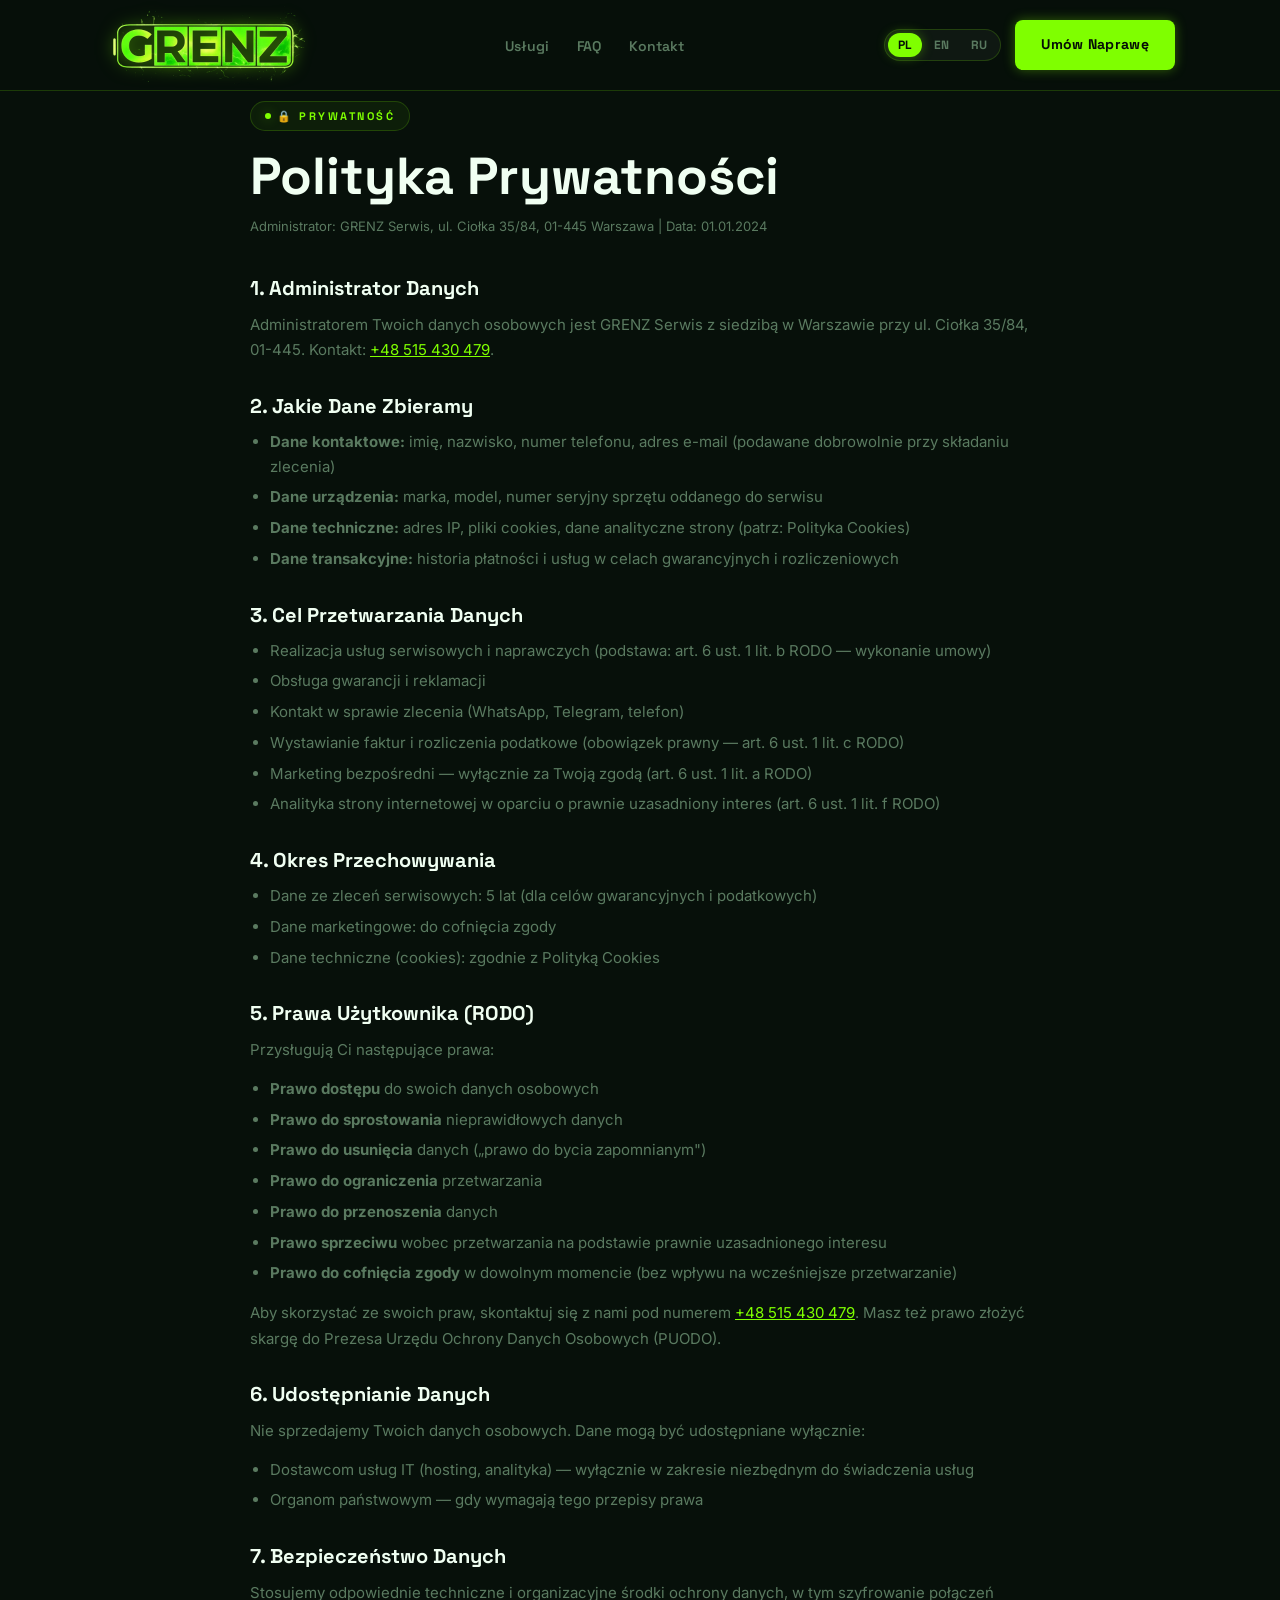
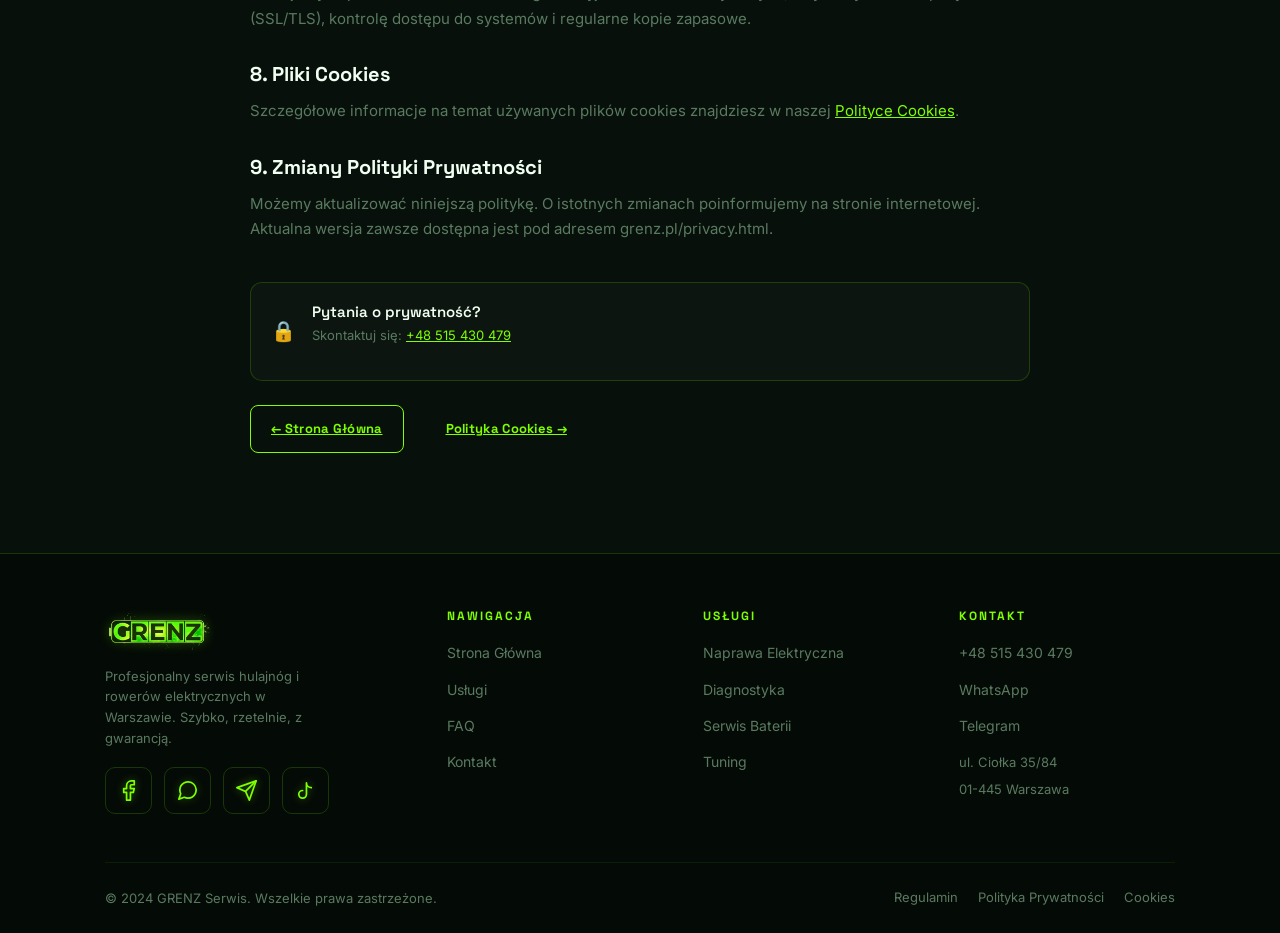
<file: privacy.html>
<!DOCTYPE html>
<html lang="pl">
<head>
<meta charset="UTF-8">
<meta name="viewport" content="width=device-width,initial-scale=1.0">
<title>Polityka Prywatności | GRENZ Serwis Warszawa</title>
<meta name="description" content="Polityka prywatności GRENZ Serwis. Jak przetwarzamy Twoje dane osobowe — zgodnie z RODO/GDPR.">
<meta name="robots" content="index,follow">
<link rel="canonical" href="https://grenz.pl/privacy.html">
<link rel="alternate" hreflang="pl" href="https://grenz.pl/privacy.html">
<link rel="alternate" hreflang="en" href="https://grenz.pl/privacy.html">
<link rel="alternate" hreflang="ru" href="https://grenz.pl/privacy.html">
<link rel="alternate" hreflang="x-default" href="https://grenz.pl/privacy.html">
<link rel="preconnect" href="https://fonts.googleapis.com">
<link rel="preconnect" href="https://fonts.gstatic.com" crossorigin="">
<link rel="icon" type="image/svg+xml" href="/favicon.svg">
<link rel="apple-touch-icon" href="/apple-touch-icon.svg">
<link rel="manifest" href="/site.webmanifest">
<meta name="theme-color" content="#7fff00">
<meta name="google-site-verification" content="TODO_PASTE_YOUR_GOOGLE_VERIFICATION_CODE">
<!-- Google Analytics 4 — replace G-XXXXXXXXXX -->
<script async src="https://www.googletagmanager.com/gtag/js?id=G-XXXXXXXXXX"></script>
<script>
  window.dataLayer = window.dataLayer || [];
  function gtag(){dataLayer.push(arguments);}
  gtag('js', new Date());
  gtag('config', 'G-XXXXXXXXXX', { anonymize_ip: true });
</script>
<link rel="stylesheet" href="css/style.css">
</head>
<body>
<header class="header scrolled" id="header">
  <nav class="nav container">
    <a href="/" class="nav-logo"><img src="uploads/logo.webp" alt="GRENZ Serwis" width="140" height="44" loading="eager" decoding="sync"></a>
    <ul class="nav-links">
      <li><a href="/#services">Usługi</a></li>
      <li><a href="/#faq">FAQ</a></li>
      <li><a href="/#contact">Kontakt</a></li>
    </ul>
    <div class="nav-actions">
      <div class="lang-sw">
        <button class="lang-btn active" data-lang="pl">PL</button>
        <button class="lang-btn" data-lang="en">EN</button>
        <button class="lang-btn" data-lang="ru">RU</button>
      </div>
      <a href="tel:+48515430479" class="btn btn-primary">Umów Naprawę</a>
    </div>
  </nav>
</header>
<main>
<div class="container">
<div class="legal-content">

<div class="badge" style="margin-bottom:16px">🔒 Prywatność</div>
<h1>Polityka Prywatności<span id="priv-en-title" style="display:none"> / Privacy Policy</span><span id="priv-ru-title" style="display:none"> / Политика Конфиденциальности</span></h1>
<p class="updated">Administrator: GRENZ Serwis, ul. Ciołka 35/84, 01-445 Warszawa | Data: 01.01.2024</p>

<div id="priv-pl">
<h2>1. Administrator Danych</h2>
<p>Administratorem Twoich danych osobowych jest GRENZ Serwis z siedzibą w Warszawie przy ul. Ciołka 35/84, 01-445. Kontakt: <a href="tel:+48515430479">+48 515 430 479</a>.</p>

<h2>2. Jakie Dane Zbieramy</h2>
<ul>
  <li><strong>Dane kontaktowe:</strong> imię, nazwisko, numer telefonu, adres e-mail (podawane dobrowolnie przy składaniu zlecenia)</li>
  <li><strong>Dane urządzenia:</strong> marka, model, numer seryjny sprzętu oddanego do serwisu</li>
  <li><strong>Dane techniczne:</strong> adres IP, pliki cookies, dane analityczne strony (patrz: Polityka Cookies)</li>
  <li><strong>Dane transakcyjne:</strong> historia płatności i usług w celach gwarancyjnych i rozliczeniowych</li>
</ul>

<h2>3. Cel Przetwarzania Danych</h2>
<ul>
  <li>Realizacja usług serwisowych i naprawczych (podstawa: art. 6 ust. 1 lit. b RODO — wykonanie umowy)</li>
  <li>Obsługa gwarancji i reklamacji</li>
  <li>Kontakt w sprawie zlecenia (WhatsApp, Telegram, telefon)</li>
  <li>Wystawianie faktur i rozliczenia podatkowe (obowiązek prawny — art. 6 ust. 1 lit. c RODO)</li>
  <li>Marketing bezpośredni — wyłącznie za Twoją zgodą (art. 6 ust. 1 lit. a RODO)</li>
  <li>Analityka strony internetowej w oparciu o prawnie uzasadniony interes (art. 6 ust. 1 lit. f RODO)</li>
</ul>

<h2>4. Okres Przechowywania</h2>
<ul>
  <li>Dane ze zleceń serwisowych: 5 lat (dla celów gwarancyjnych i podatkowych)</li>
  <li>Dane marketingowe: do cofnięcia zgody</li>
  <li>Dane techniczne (cookies): zgodnie z Polityką Cookies</li>
</ul>

<h2>5. Prawa Użytkownika (RODO)</h2>
<p>Przysługują Ci następujące prawa:</p>
<ul>
  <li><strong>Prawo dostępu</strong> do swoich danych osobowych</li>
  <li><strong>Prawo do sprostowania</strong> nieprawidłowych danych</li>
  <li><strong>Prawo do usunięcia</strong> danych („prawo do bycia zapomnianym")</li>
  <li><strong>Prawo do ograniczenia</strong> przetwarzania</li>
  <li><strong>Prawo do przenoszenia</strong> danych</li>
  <li><strong>Prawo sprzeciwu</strong> wobec przetwarzania na podstawie prawnie uzasadnionego interesu</li>
  <li><strong>Prawo do cofnięcia zgody</strong> w dowolnym momencie (bez wpływu na wcześniejsze przetwarzanie)</li>
</ul>
<p>Aby skorzystać ze swoich praw, skontaktuj się z nami pod numerem <a href="tel:+48515430479">+48 515 430 479</a>. Masz też prawo złożyć skargę do Prezesa Urzędu Ochrony Danych Osobowych (PUODO).</p>

<h2>6. Udostępnianie Danych</h2>
<p>Nie sprzedajemy Twoich danych osobowych. Dane mogą być udostępniane wyłącznie:</p>
<ul>
  <li>Dostawcom usług IT (hosting, analityka) — wyłącznie w zakresie niezbędnym do świadczenia usług</li>
  <li>Organom państwowym — gdy wymagają tego przepisy prawa</li>
</ul>

<h2>7. Bezpieczeństwo Danych</h2>
<p>Stosujemy odpowiednie techniczne i organizacyjne środki ochrony danych, w tym szyfrowanie połączeń (SSL/TLS), kontrolę dostępu do systemów i regularne kopie zapasowe.</p>

<h2>8. Pliki Cookies</h2>
<p>Szczegółowe informacje na temat używanych plików cookies znajdziesz w naszej <a href="cookie.html">Polityce Cookies</a>.</p>

<h2>9. Zmiany Polityki Prywatności</h2>
<p>Możemy aktualizować niniejszą politykę. O istotnych zmianach poinformujemy na stronie internetowej. Aktualna wersja zawsze dostępna jest pod adresem grenz.pl/privacy.html.</p>
</div>

<div id="priv-en" style="display:none">
<h2>1. Data Controller</h2>
<p>The controller of your personal data is GRENZ Service, ul. Ciołka 35/84, 01-445 Warsaw, Poland. Contact: <a href="tel:+48515430479">+48 515 430 479</a>.</p>
<h2>2. Data We Collect</h2>
<ul><li><strong>Contact data:</strong> name, phone number, email (voluntarily provided when placing an order)</li><li><strong>Device data:</strong> brand, model, serial number of the device submitted for service</li><li><strong>Technical data:</strong> IP address, cookies, analytics data (see: Cookie Policy)</li><li><strong>Transaction data:</strong> payment and service history for warranty and accounting purposes</li></ul>
<h2>3. Purpose of Processing</h2>
<ul><li>Providing repair and service (Art. 6(1)(b) GDPR — contract performance)</li><li>Warranty and complaint handling</li><li>Contact regarding orders (WhatsApp, Telegram, phone)</li><li>Invoicing and tax compliance (Art. 6(1)(c) GDPR)</li><li>Direct marketing — with your consent only (Art. 6(1)(a) GDPR)</li></ul>
<h2>4. Retention Period</h2>
<ul><li>Service order data: 5 years (warranty and tax purposes)</li><li>Marketing data: until consent is withdrawn</li></ul>
<h2>5. Your Rights (GDPR)</h2>
<p>You have the right to: access, rectify, erase, restrict or port your data, object to processing, and withdraw consent at any time. Contact us at <a href="tel:+48515430479">+48 515 430 479</a>. You also have the right to lodge a complaint with the supervisory authority.</p>
<h2>6. Data Sharing</h2>
<p>We do not sell your personal data. Data may be shared only with IT service providers (strictly necessary) and public authorities when required by law.</p>
<h2>7. Cookies</h2>
<p>For details on cookies, see our <a href="cookie.html">Cookie Policy</a>.</p>
</div>

<div id="priv-ru" style="display:none">
<h2>1. Оператор Данных</h2>
<p>Оператором ваших персональных данных является GRENZ Сервис, ул. Чёлка 35/84, 01-445 Варшава, Польша. Контакт: <a href="tel:+48515430479">+48 515 430 479</a>.</p>
<h2>2. Собираемые Данные</h2>
<ul><li><strong>Контактные данные:</strong> имя, номер телефона, email (предоставляются добровольно при оформлении заказа)</li><li><strong>Данные об устройстве:</strong> марка, модель, серийный номер</li><li><strong>Технические данные:</strong> IP-адрес, cookies, аналитика сайта</li><li><strong>Транзакционные данные:</strong> история платежей и услуг для гарантийных и расчётных целей</li></ul>
<h2>3. Цели Обработки</h2>
<ul><li>Предоставление услуг по ремонту (ст. 6(1)(b) GDPR — исполнение договора)</li><li>Обработка гарантийных случаев и жалоб</li><li>Связь по вопросам заказа (WhatsApp, Telegram, телефон)</li><li>Выставление счетов и налоговый учёт (ст. 6(1)(c) GDPR)</li></ul>
<h2>4. Срок Хранения</h2>
<ul><li>Данные заказов: 5 лет (гарантийные и налоговые цели)</li><li>Маркетинговые данные: до отзыва согласия</li></ul>
<h2>5. Ваши Права (GDPR)</h2>
<p>Вы имеете право на доступ, исправление, удаление, ограничение, перенос данных, возражение против обработки и отзыв согласия. Обратитесь по телефону <a href="tel:+48515430479">+48 515 430 479</a>.</p>
<h2>6. Файлы Cookie</h2>
<p>Подробная информация о файлах cookie — в нашей <a href="cookie.html">Политике Cookies</a>.</p>
</div>

<div style="margin-top:40px;padding:20px;background:var(--card);border:1px solid var(--neon-border);border-radius:var(--r);display:flex;gap:16px;align-items:center;flex-wrap:wrap">
  <span style="font-size:20px">🔒</span>
  <div><h4 style="font-size:15px;margin-bottom:4px">Pytania o prywatność?</h4><p style="font-size:13px;color:var(--text-muted)">Skontaktuj się: <a href="tel:+48515430479" style="color:var(--neon)">+48 515 430 479</a></p></div>
</div>
<div style="margin-top:24px;display:flex;gap:16px;flex-wrap:wrap">
  <a href="/" class="btn btn-outline" style="font-size:13px;padding:10px 20px">← Strona Główna</a>
  <a href="cookie.html" class="btn btn-ghost" style="font-size:13px">Polityka Cookies →</a>
</div>

</div>
</div>
</main>

<footer class="footer" aria-label="Stopka">
  <div class="container">
    <div class="footer-grid">
      <div class="footer-brand">
        <img src="uploads/logo.webp" alt="GRENZ Serwis" width="120" height="40" loading="lazy" decoding="async">
        <p data-t="footer_desc">Profesjonalny serwis hulajnóg i rowerów elektrycznych w Warszawie. Szybko, rzetelnie, z gwarancją.</p>
        <div class="footer-social">
          <a href="https://www.facebook.com/p/greenzpl-100086601440884/" target="_blank" rel="noopener" aria-label="Facebook"><svg viewBox="0 0 24 24" aria-hidden="true"><path d="M18 2h-3a5 5 0 0 0-5 5v3H7v4h3v8h4v-8h3l1-4h-4V7a1 1 0 0 1 1-1h3z"></path></svg></a>
          <a href="https://wa.me/48515430479" target="_blank" rel="noopener" aria-label="WhatsApp"><svg viewBox="0 0 24 24" aria-hidden="true"><path d="M21 11.5a8.38 8.38 0 0 1-.9 3.8 8.5 8.5 0 0 1-7.6 4.7 8.38 8.38 0 0 1-3.8-.9L3 21l1.9-5.7a8.38 8.38 0 0 1-.9-3.8 8.5 8.5 0 0 1 4.7-7.6 8.38 8.38 0 0 1 3.8-.9h.5a8.48 8.48 0 0 1 8 8z"></path></svg></a>
          <a href="https://t.me/+48515430479" target="_blank" rel="noopener" aria-label="Telegram"><svg viewBox="0 0 24 24" aria-hidden="true"><path d="m22 2-7 20-4-9-9-4z"></path><path d="M22 2 11 13"></path></svg></a>
          <a href="https://www.tiktok.com/@grenz_pl?_r=1&amp;_t=ZN-96XtvgZmsvi" target="_blank" rel="noopener" aria-label="TikTok"><svg viewBox="0 0 24 24" aria-hidden="true"><path d="M9 12a4 4 0 1 0 4 4V4a5 5 0 0 0 5 5"></path></svg></a>
        </div>
      </div>
      <div class="footer-col">
        <h5 data-t="footer_links">Nawigacja</h5>
        <ul>
          <li><a href="/" data-t="footer_nav_0">Strona Główna</a></li>
          <li><a href="services.html" data-t="footer_nav_1">Usługi</a></li>
          <li><a href="/#faq" data-t="footer_nav_2">FAQ</a></li>
          <li><a href="/#contact" data-t="footer_nav_3">Kontakt</a></li>
        </ul>
      </div>
      <div class="footer-col">
        <h5 data-t="footer_services_title">Usługi</h5>
        <ul>
          <li><a href="naprawa.html" data-t="footer_svc_0">Naprawa Elektryczna</a></li>
          <li><a href="diagnostyka.html" data-t="footer_svc_1">Diagnostyka</a></li>
          <li><a href="bateria.html" data-t="footer_svc_2">Serwis Baterii</a></li>
          <li><a href="tuning.html" data-t="footer_svc_3">Tuning</a></li>
        </ul>
      </div>
      <div class="footer-col">
        <h5 data-t="footer_contact_title">Kontakt</h5>
        <ul>
          <li><a href="tel:+48515430479">+48 515 430 479</a></li>
          <li><a href="https://wa.me/48515430479" target="_blank" rel="noopener">WhatsApp</a></li>
          <li><a href="https://t.me/+48515430479" target="_blank" rel="noopener">Telegram</a></li>
          <li><span style="color:var(--text-muted);font-size:13px;line-height:1.7">ul. Ciołka 35/84<br>01-445 Warszawa</span></li>
        </ul>
      </div>
    </div>
    <div class="footer-bottom">
      <p data-t="footer_rights">© 2025 GRENZ Serwis. Wszelkie prawa zastrzeżone.</p>
      <div class="footer-links">
        <a href="terms.html" data-t="footer_terms">Regulamin</a>
        <a href="privacy.html" data-t="footer_privacy">Polityka Prywatności</a>
        <a href="cookie.html" data-t="footer_cookie">Cookies</a>
      </div>
    </div>
  </div>
</footer>

<script src="js/i18n.js"></script>
<script>
document.addEventListener('DOMContentLoaded',()=>{

  // Footer translation using i18n object
  const applyFooter=(lang)=>{
    if(typeof i18n==='undefined') return;
    const t=i18n[lang]; if(!t) return;
    const set=(sel,val)=>{if(val)document.querySelectorAll('[data-t="'+sel+'"]').forEach(el=>el.textContent=val);};
    set('footer_desc',t.footer_desc);
    set('footer_links',t.footer_links);
    set('footer_services_title',t.footer_services_title);
    set('footer_contact_title',t.footer_contact_title);
    set('footer_rights',t.footer_rights);
    set('footer_terms',t.footer_terms);
    set('footer_privacy',t.footer_privacy);
    set('footer_cookie',t.footer_cookie);
    if(t.footer_links_list){t.footer_links_list.forEach((v,i)=>set('footer_nav_'+i,v));}
    if(t.footer_services_list){t.footer_services_list.forEach((v,i)=>set('footer_svc_'+i,v));}
  };
  const apply=(l)=>{
    applyFooter(l);
    // Show/hide content blocks
    ['pl','en','ru'].forEach(x=>{
      const el=document.getElementById('priv-'+x);
      if(el) el.style.display=x===l?'block':'none';
    });
    // Show/hide title spans (no duplicate ID conflict)
    const et=document.getElementById('priv-en-title');
    const rt=document.getElementById('priv-ru-title');
    if(et) et.style.display=l==='en'?'inline':'none';
    if(rt) rt.style.display=l==='ru'?'inline':'none';
    // Update active buttons
    document.querySelectorAll('.lang-btn').forEach(b=>b.classList.toggle('active',b.dataset.lang===l));
    // Save preference
    try{localStorage.setItem('grenz_lang',l);}catch(e){}
  };
  apply(localStorage.getItem('grenz_lang')||'pl');
  document.querySelectorAll('.lang-btn').forEach(b=>b.addEventListener('click',()=>apply(b.dataset.lang)));
});
</script>
</body>
</html>
</file>
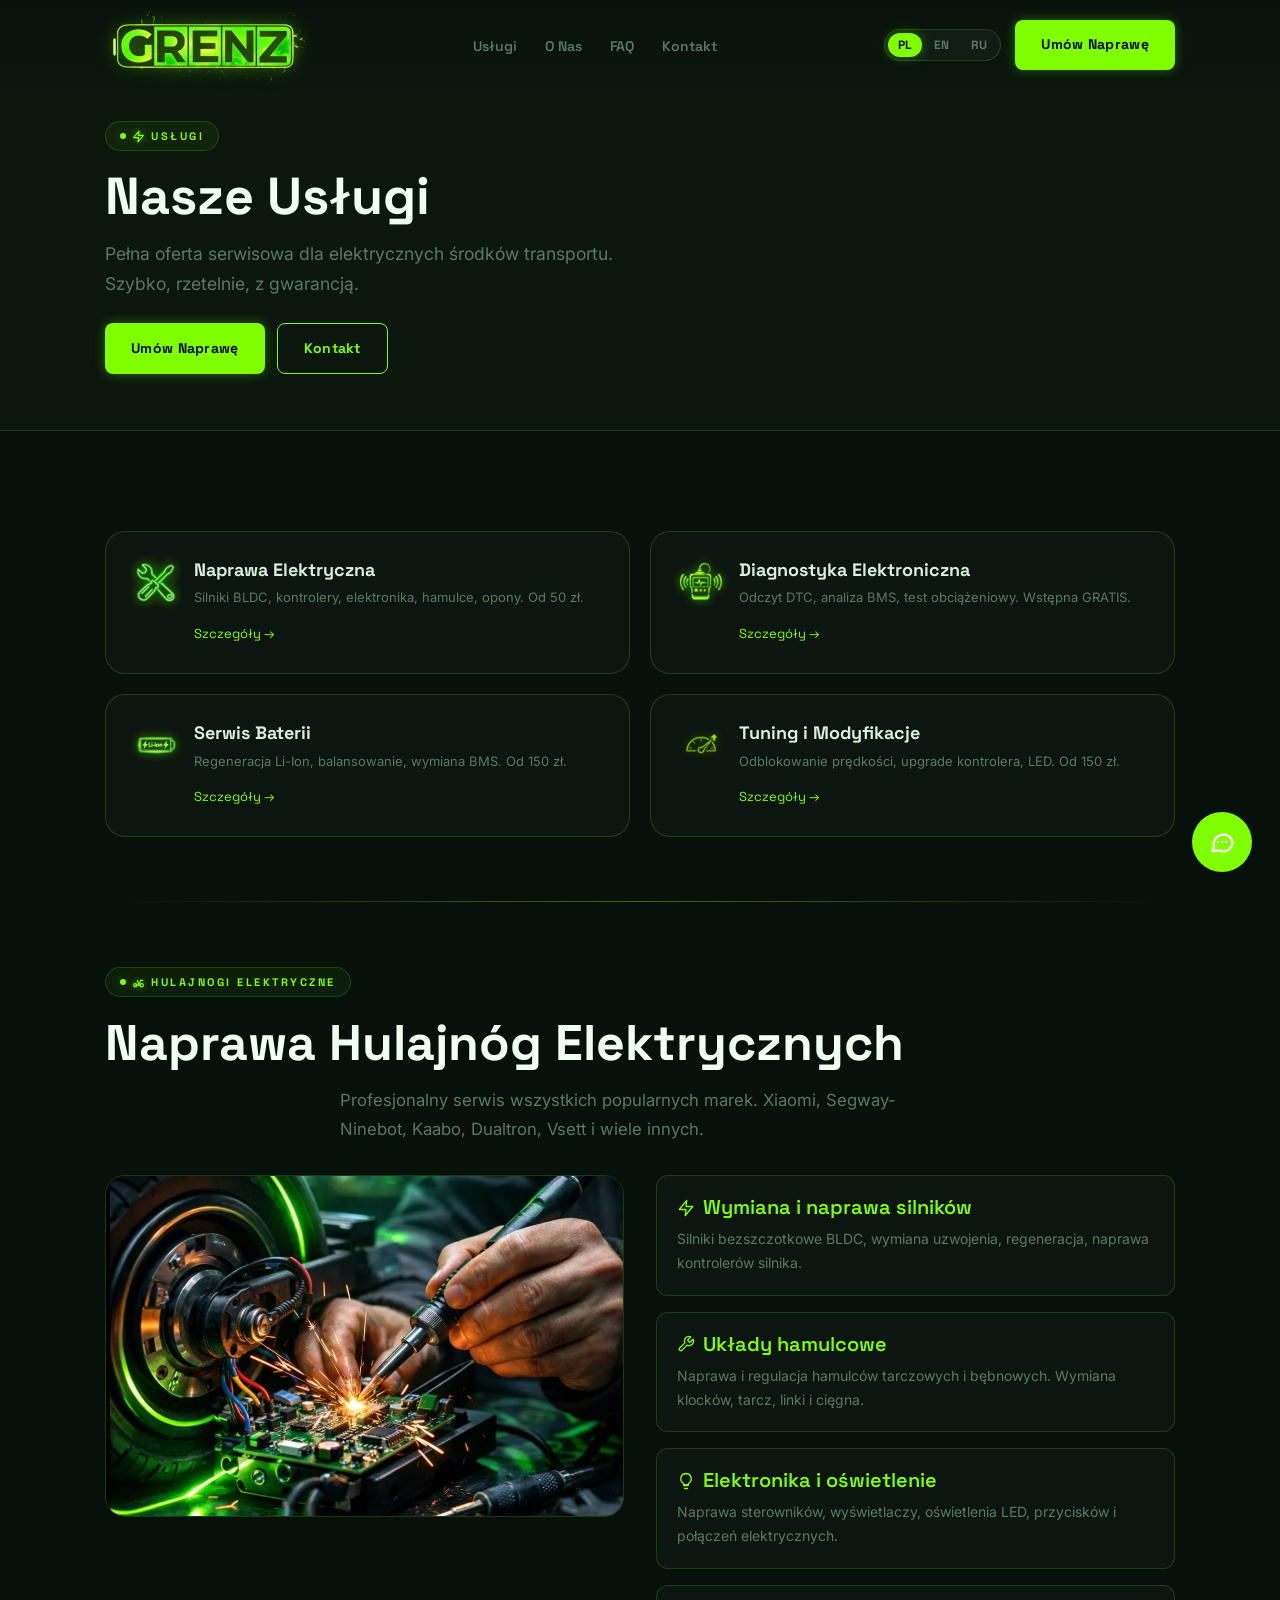
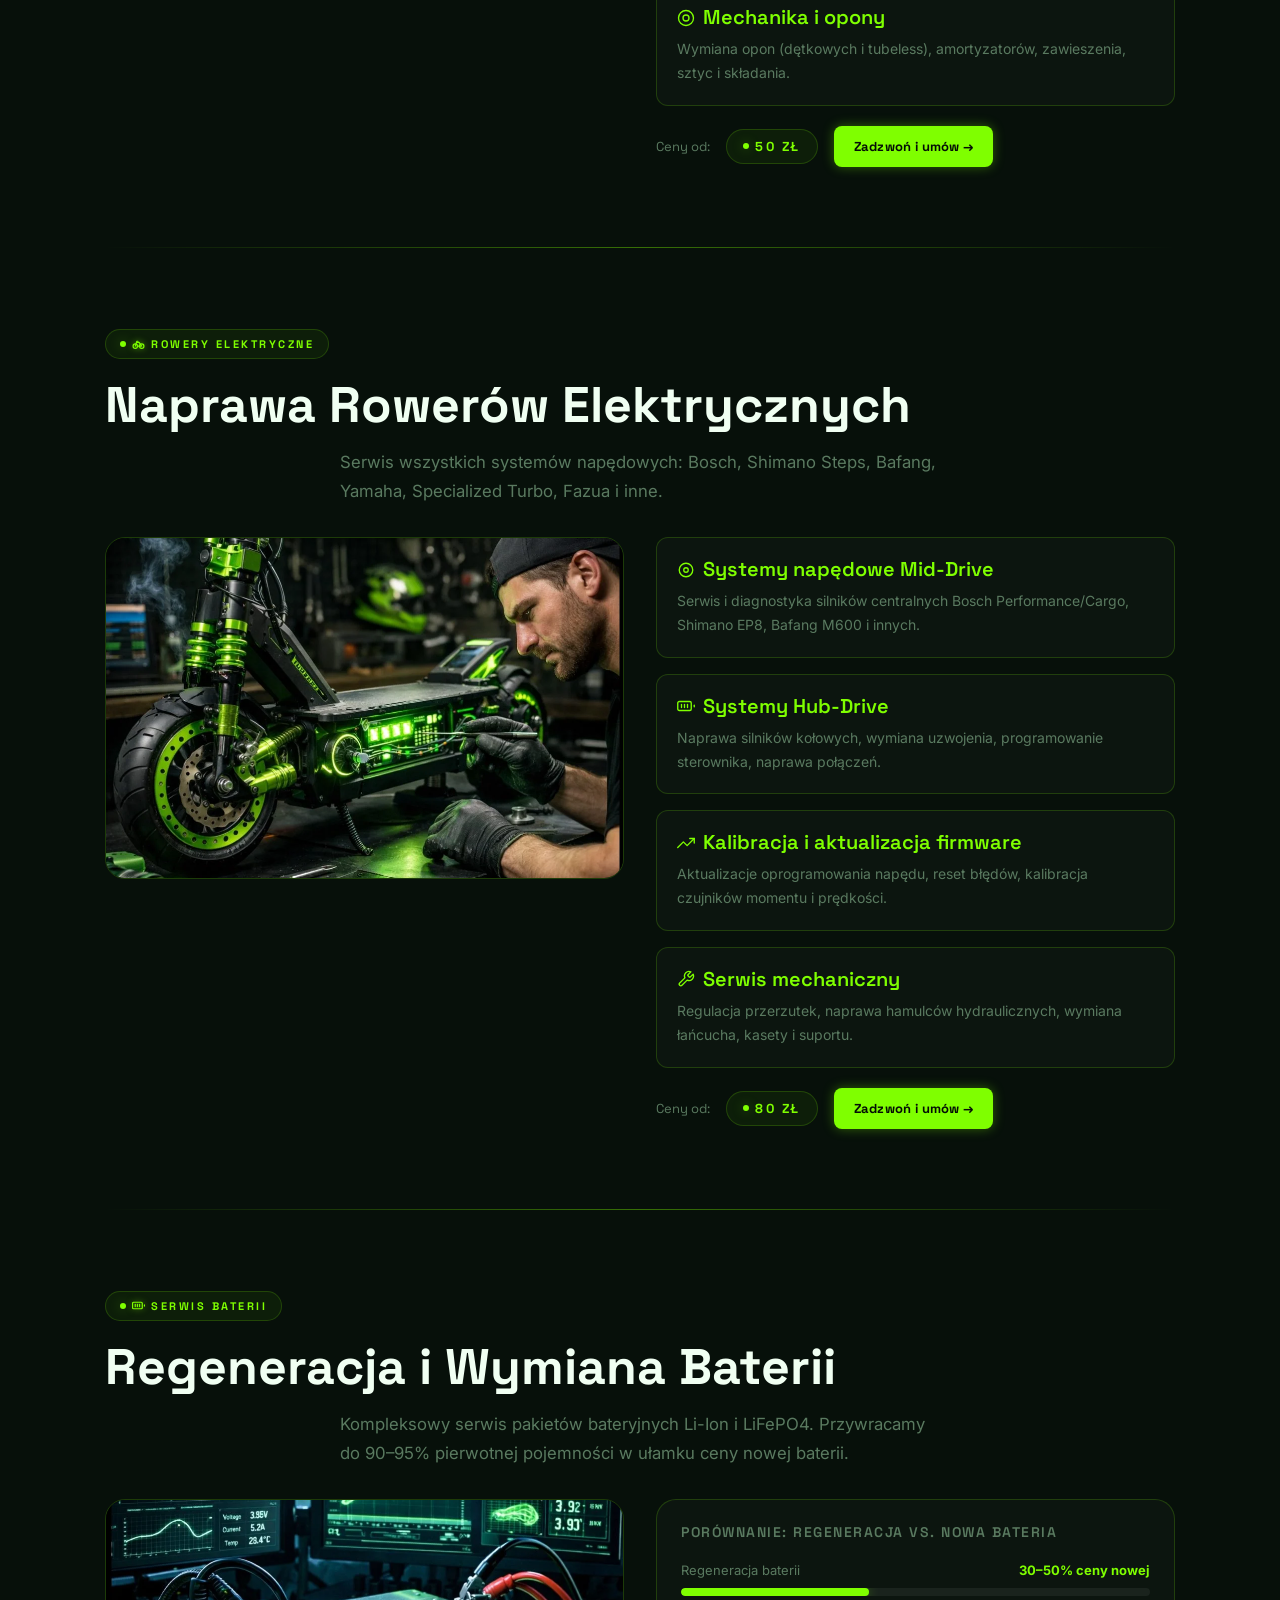
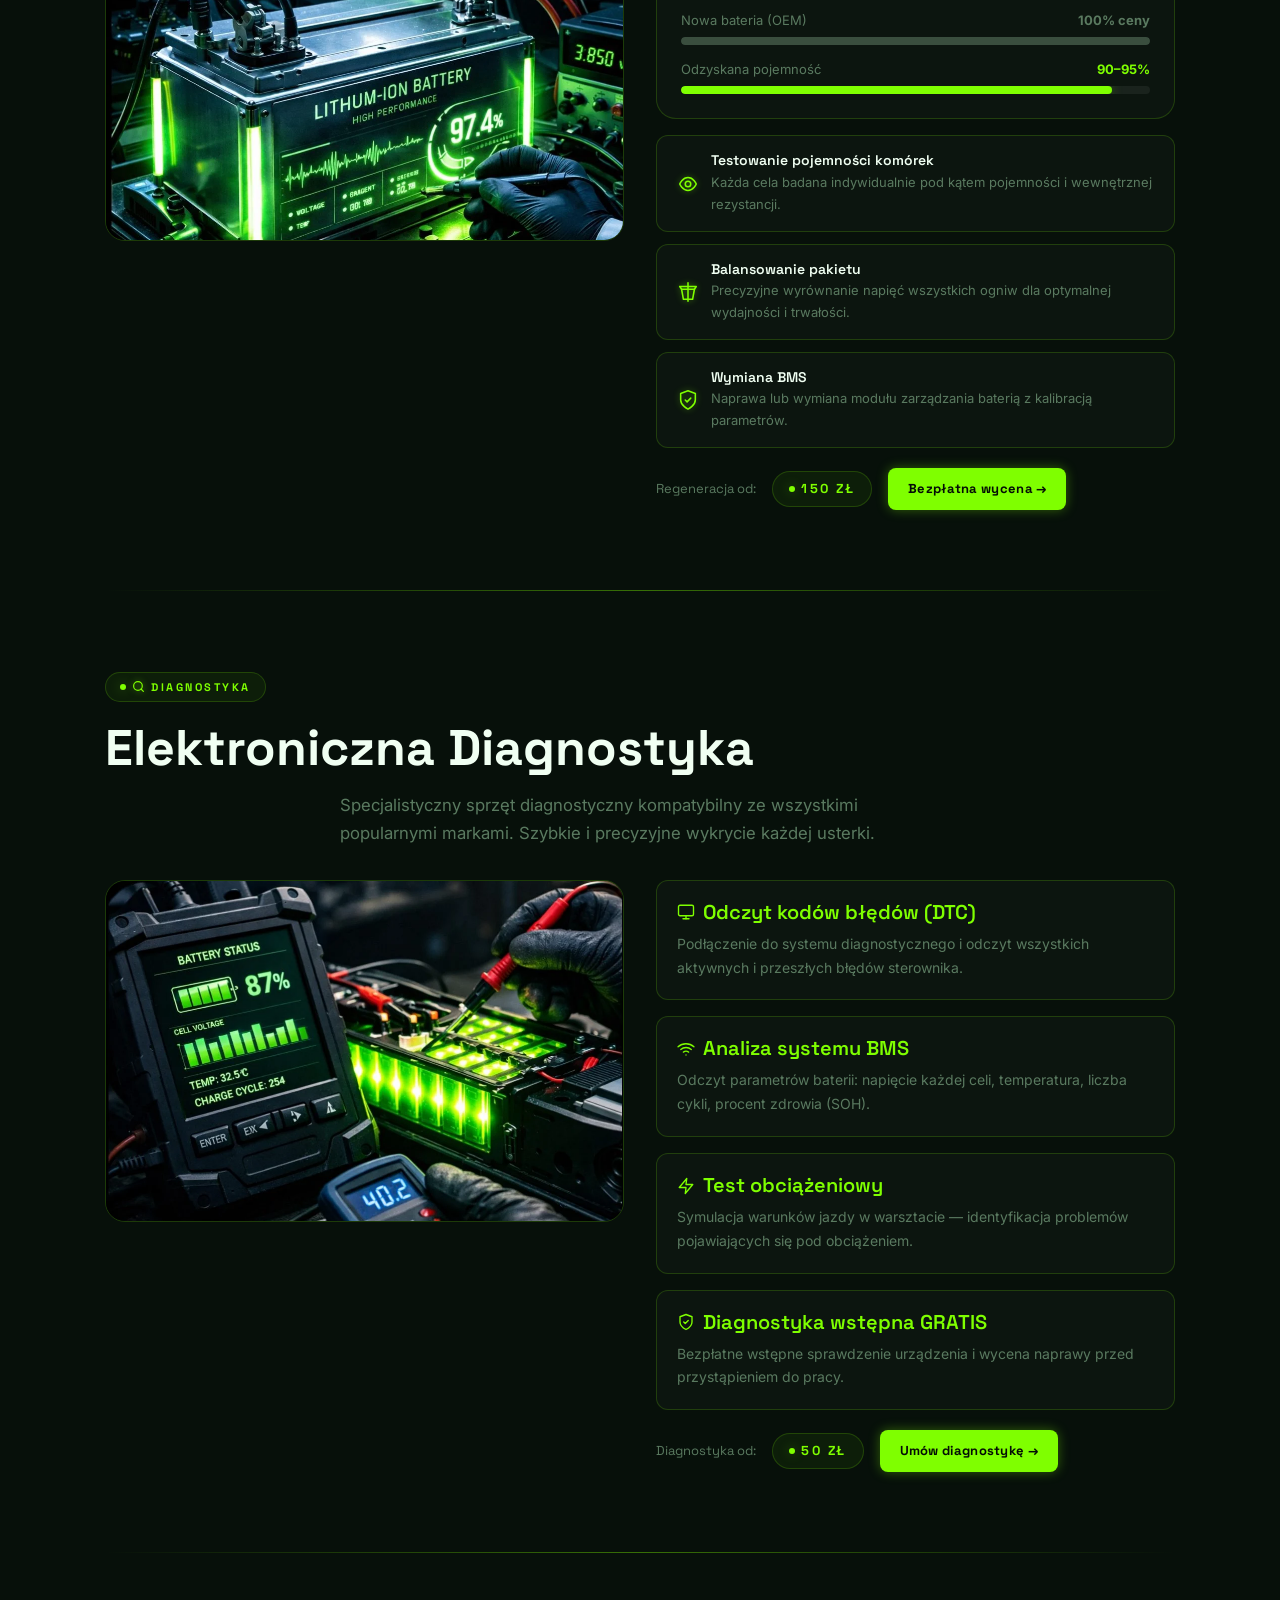
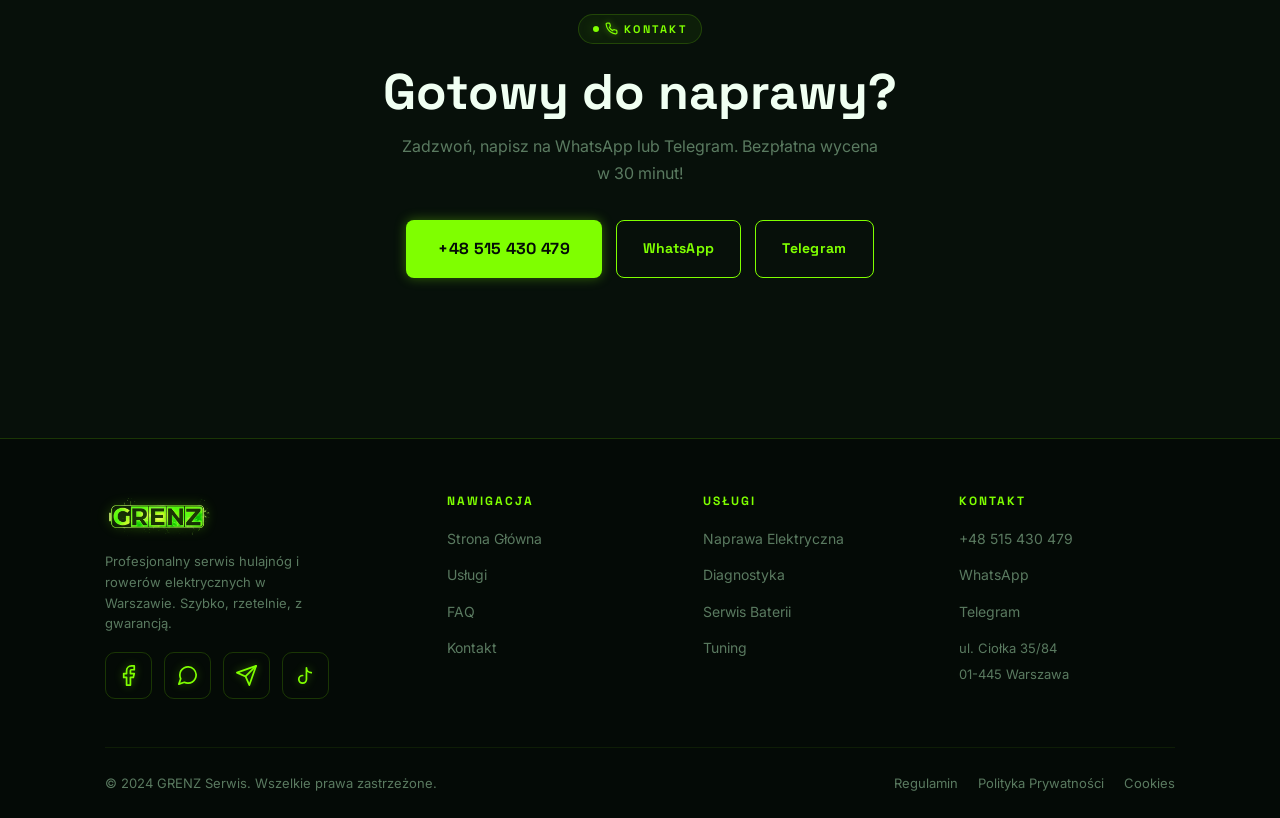
<file: services.html>
<!DOCTYPE html>
<html lang="pl">
<head>
<meta charset="UTF-8">
<meta name="viewport" content="width=device-width,initial-scale=1.0">
<title>Usługi Serwisowe | GRENZ Serwis Hulajnóg Elektrycznych Warszawa</title>
<meta name="description" content="Pełna oferta serwisowa GRENZ: naprawa hulajnóg elektrycznych, rowerów elektrycznych, diagnostyka, regeneracja baterii, tuning. Warszawa ul. Ciołka 35/84.">
<meta name="robots" content="index,follow">
<link rel="canonical" href="https://grenz.pl/services.html">
<link rel="alternate" hreflang="pl" href="https://grenz.pl/services.html">
<link rel="alternate" hreflang="en" href="https://grenz.pl/services.html">
<link rel="alternate" hreflang="ru" href="https://grenz.pl/services.html">
<link rel="alternate" hreflang="x-default" href="https://grenz.pl/services.html">
<link rel="preconnect" href="https://fonts.googleapis.com">
<link rel="preconnect" href="https://fonts.gstatic.com" crossorigin="">
<link rel="icon" type="image/svg+xml" href="/favicon.svg">
<link rel="apple-touch-icon" href="/apple-touch-icon.svg">
<link rel="manifest" href="/site.webmanifest">
<meta name="theme-color" content="#7fff00">
<meta name="google-site-verification" content="TODO_PASTE_YOUR_GOOGLE_VERIFICATION_CODE">
<!-- Google Analytics 4 — replace G-XXXXXXXXXX -->
<script async src="https://www.googletagmanager.com/gtag/js?id=G-XXXXXXXXXX"></script>
<script>
  window.dataLayer = window.dataLayer || [];
  function gtag(){dataLayer.push(arguments);}
  gtag('js', new Date());
  gtag('config', 'G-XXXXXXXXXX', { anonymize_ip: true });
</script>
<link rel="stylesheet" href="css/style.css">
<style>
  /* Language visibility — toggled via body class */
  .t-pl, .t-en, .t-ru { display: none; }
  body.lang-pl .t-pl { display: inherit; }
  body.lang-en .t-en { display: inherit; }
  body.lang-ru .t-ru { display: inherit; }
  /* For inline spans/elements */
  span.t-pl, span.t-en, span.t-ru { display: none; }
  body.lang-pl span.t-pl,
  body.lang-en span.t-en,
  body.lang-ru span.t-ru { display: inline; }
</style>
<script type="application/ld+json">
{"@context":"https://schema.org","@type":"Service","provider":{"@type":"LocalBusiness","name":"GRENZ Serwis","telephone":"+48515430479","address":{"@type":"PostalAddress","streetAddress":"ul. Ciołka 35/84","addressLocality":"Warszawa","postalCode":"01-445","addressCountry":"PL"}},"serviceType":"Electric Vehicle Repair","areaServed":"Warszawa"}
</script>
</head>
<body class="lang-pl">

<!-- Header -->
<header class="header scrolled" id="header">
  <nav class="nav container">
    <a href="/" class="nav-logo"><img src="uploads/logo.webp" alt="GRENZ Serwis" width="140" height="44" loading="eager" decoding="sync"></a>
    <ul class="nav-links">
      <li><a href="/#services" data-t="nav.services">Usługi</a></li>
      <li><a href="/#why" data-t="nav.about">O Nas</a></li>
      <li><a href="/#faq" data-t="nav.faq">FAQ</a></li>
      <li><a href="/#contact" data-t="nav.contact">Kontakt</a></li>
    </ul>
    <div class="nav-actions">
      <div class="lang-sw">
        <button class="lang-btn active" data-lang="pl">PL</button>
        <button class="lang-btn" data-lang="en">EN</button>
        <button class="lang-btn" data-lang="ru">RU</button>
      </div>
      <a href="tel:+48515430479" class="btn btn-primary" data-t="nav.cta">Umów Naprawę</a>
      <button class="nav-toggle" aria-label="Menu"><span></span><span></span><span></span></button>
    </div>
  </nav>
</header>

<div class="mobile-nav" id="mobileNav">
  <button class="mobile-nav-close" aria-label="Zamknij">✕</button>
  <a href="/#services" data-t="nav.mobile.services">Usługi</a>
  <a href="/#why" data-t="nav.mobile.about">O Nas</a>
  <a href="/#faq" data-t="nav.mobile.faq">FAQ</a>
  <a href="/#contact" data-t="nav.mobile.contact">Kontakt</a>
  <div class="lang-sw" style="margin-top:8px">
    <button class="lang-btn active" data-lang="pl">PL</button>
    <button class="lang-btn" data-lang="en">EN</button>
    <button class="lang-btn" data-lang="ru">RU</button>
  </div>
  <a href="tel:+48515430479" class="btn btn-primary" style="margin-top:8px">+48 515 430 479</a>
</div>

<main>

<!-- Page Hero -->
<section class="page-hero" style="padding:120px 0 56px;background:var(--bg2);border-bottom:1px solid var(--neon-border)">
  <div class="container">
    <div class="badge" style="margin-bottom:16px"><svg viewBox="0 0 24 24" aria-hidden="true"><polygon points="13 2 3 14 12 14 11 22 21 10 12 10 13 2"></polygon></svg><span class="t-pl">Usługi</span><span class="t-en">Services</span><span class="t-ru">Услуги</span></div>
    <h1 style="margin-bottom:12px"><span class="t-pl">Nasze Usługi</span><span class="t-en">Our Services</span><span class="t-ru">Наши Услуги</span></h1>
    <p style="color:var(--text-muted);font-size:1.1rem;max-width:540px">
      <span class="t-pl">Pełna oferta serwisowa dla elektrycznych środków transportu. Szybko, rzetelnie, z gwarancją.</span>
      <span class="t-en">Full service offering for electric personal transport. Fast, reliable, with warranty.</span>
      <span class="t-ru">Полный спектр услуг для электрического личного транспорта. Быстро, надёжно, с гарантией.</span>
    </p>
    <div style="display:flex;gap:12px;flex-wrap:wrap;margin-top:24px">
      <a href="tel:+48515430479" class="btn btn-primary neon-pulse">
        <span class="t-pl">Umów Naprawę</span><span class="t-en">Book a Repair</span><span class="t-ru">Записаться</span>
      </a>
      <a href="/#contact" class="btn btn-outline">
        <span class="t-pl">Kontakt</span><span class="t-en">Contact</span><span class="t-ru">Контакт</span>
      </a>
    </div>
  </div>
</section>

<!-- Services Detail -->
<section class="section" id="services-detail">
  <div class="container">

    <!-- Quick Nav Cards -->
    <div style="display:grid;grid-template-columns:repeat(2,1fr);gap:20px;margin-bottom:64px">
      <a href="naprawa.html" style="text-decoration:none;background:var(--card);border:1px solid var(--neon-border);border-radius:var(--r-lg);padding:28px;display:flex;gap:16px;align-items:flex-start;transition:border-color .2s,transform .2s" onmouseover="this.style.borderColor='var(--neon)';this.style.transform='translateY(-2px)'" onmouseout="this.style.borderColor='var(--neon-border)';this.style.transform=''">
        <img src="uploads/icon_repair_neon.webp" alt="" width="44" height="44" loading="lazy" style="flex-shrink:0;filter:drop-shadow(0 0 4px rgba(127,255,0,.4))">
        <div>
          <h3 style="font-size:18px;margin-bottom:6px;color:var(--text)"><span class="t-pl">Naprawa Elektryczna</span><span class="t-en">Electric Repair</span><span class="t-ru">Электрический Ремонт</span></h3>
          <p style="font-size:13px;color:var(--text-muted);margin-bottom:10px"><span class="t-pl">Silniki BLDC, kontrolery, elektronika, hamulce, opony. Od 50 zł.</span><span class="t-en">BLDC motors, controllers, electronics, brakes, tyres. From 50 PLN.</span><span class="t-ru">Двигатели, контроллеры, электроника, тормоза. От 50 зл.</span></p>
          <span style="color:var(--neon);font-size:13px;font-family:var(--font-h)"><span class="t-pl">Szczegóły →</span><span class="t-en">Details →</span><span class="t-ru">Подробнее →</span></span>
        </div>
      </a>
      <a href="diagnostyka.html" style="text-decoration:none;background:var(--card);border:1px solid var(--neon-border);border-radius:var(--r-lg);padding:28px;display:flex;gap:16px;align-items:flex-start;transition:border-color .2s,transform .2s" onmouseover="this.style.borderColor='var(--neon)';this.style.transform='translateY(-2px)'" onmouseout="this.style.borderColor='var(--neon-border)';this.style.transform=''">
        <img src="uploads/icon_diagnostic_neon.webp" alt="" width="44" height="44" loading="lazy" style="flex-shrink:0;filter:drop-shadow(0 0 4px rgba(127,255,0,.4))">
        <div>
          <h3 style="font-size:18px;margin-bottom:6px;color:var(--text)"><span class="t-pl">Diagnostyka Elektroniczna</span><span class="t-en">Electronic Diagnostics</span><span class="t-ru">Электронная Диагностика</span></h3>
          <p style="font-size:13px;color:var(--text-muted);margin-bottom:10px"><span class="t-pl">Odczyt DTC, analiza BMS, test obciążeniowy. Wstępna GRATIS.</span><span class="t-en">DTC readout, BMS analysis, load test. Initial FREE.</span><span class="t-ru">DTC, анализ BMS, нагрузочный тест. Первичная БЕСПЛАТНО.</span></p>
          <span style="color:var(--neon);font-size:13px;font-family:var(--font-h)"><span class="t-pl">Szczegóły →</span><span class="t-en">Details →</span><span class="t-ru">Подробнее →</span></span>
        </div>
      </a>
      <a href="bateria.html" style="text-decoration:none;background:var(--card);border:1px solid var(--neon-border);border-radius:var(--r-lg);padding:28px;display:flex;gap:16px;align-items:flex-start;transition:border-color .2s,transform .2s" onmouseover="this.style.borderColor='var(--neon)';this.style.transform='translateY(-2px)'" onmouseout="this.style.borderColor='var(--neon-border)';this.style.transform=''">
        <img src="uploads/icon_battery_neon.webp" alt="" width="44" height="44" loading="lazy" style="flex-shrink:0;filter:drop-shadow(0 0 4px rgba(127,255,0,.4))">
        <div>
          <h3 style="font-size:18px;margin-bottom:6px;color:var(--text)"><span class="t-pl">Serwis Baterii</span><span class="t-en">Battery Service</span><span class="t-ru">Сервис Батарей</span></h3>
          <p style="font-size:13px;color:var(--text-muted);margin-bottom:10px"><span class="t-pl">Regeneracja Li-Ion, balansowanie, wymiana BMS. Od 150 zł.</span><span class="t-en">Li-Ion regeneration, balancing, BMS replacement. From 150 PLN.</span><span class="t-ru">Регенерация Li-Ion, балансировка, замена BMS. От 150 зл.</span></p>
          <span style="color:var(--neon);font-size:13px;font-family:var(--font-h)"><span class="t-pl">Szczegóły →</span><span class="t-en">Details →</span><span class="t-ru">Подробнее →</span></span>
        </div>
      </a>
      <a href="tuning.html" style="text-decoration:none;background:var(--card);border:1px solid var(--neon-border);border-radius:var(--r-lg);padding:28px;display:flex;gap:16px;align-items:flex-start;transition:border-color .2s,transform .2s" onmouseover="this.style.borderColor='var(--neon)';this.style.transform='translateY(-2px)'" onmouseout="this.style.borderColor='var(--neon-border)';this.style.transform=''">
        <img src="uploads/icon_tuning.webp" alt="" width="44" height="44" loading="lazy" style="flex-shrink:0;filter:drop-shadow(0 0 4px rgba(127,255,0,.4))">
        <div>
          <h3 style="font-size:18px;margin-bottom:6px;color:var(--text)"><span class="t-pl">Tuning i Modyfikacje</span><span class="t-en">Tuning &amp; Modifications</span><span class="t-ru">Тюнинг и Модификации</span></h3>
          <p style="font-size:13px;color:var(--text-muted);margin-bottom:10px"><span class="t-pl">Odblokowanie prędkości, upgrade kontrolera, LED. Od 150 zł.</span><span class="t-en">Speed unlock, controller upgrade, LED. From 150 PLN.</span><span class="t-ru">Разблокировка, апгрейд контроллера, LED. От 150 зл.</span></p>
          <span style="color:var(--neon);font-size:13px;font-family:var(--font-h)"><span class="t-pl">Szczegóły →</span><span class="t-en">Details →</span><span class="t-ru">Подробнее →</span></span>
        </div>
      </a>
    </div>

    <div class="neon-line" style="margin-bottom:64px"></div>

    <!-- ─── E-Scooter Repair ─── -->
    <div style="margin-bottom:80px">
      <div class="section-head reveal" style="text-align:left;margin-bottom:32px">
        <div class="badge"><svg viewBox="0 0 24 24" aria-hidden="true"><circle cx="6" cy="17" r="3"></circle><circle cx="18" cy="17" r="3"></circle><path d="M6 17h7l3-9h4"></path><path d="m10 8 3 9"></path></svg><span class="t-pl">Hulajnogi Elektryczne</span><span class="t-en">Electric Scooters</span><span class="t-ru">Электросамокаты</span></div>
        <h2><span class="t-pl">Naprawa Hulajnóg Elektrycznych</span><span class="t-en">E-Scooter Repair</span><span class="t-ru">Ремонт Электросамокатов</span></h2>
        <p style="max-width:600px">
          <span class="t-pl">Profesjonalny serwis wszystkich popularnych marek. Xiaomi, Segway-Ninebot, Kaabo, Dualtron, Vsett i wiele innych.</span>
          <span class="t-en">Professional service for all popular brands. Xiaomi, Segway-Ninebot, Kaabo, Dualtron, Vsett and many more.</span>
          <span class="t-ru">Профессиональный сервис всех популярных марок. Xiaomi, Segway-Ninebot, Kaabo, Dualtron, Vsett и многих других.</span>
        </p>
      </div>
      <div style="display:grid;grid-template-columns:1fr 1fr;gap:32px;align-items:start" class="services-detail-split">
        <div class="reveal-left">
          <div style="border-radius:var(--r-lg);overflow:hidden;border:1px solid var(--neon-border)">
            <img src="uploads/grenz-service-repair.webp" alt="Naprawa hulajnogi elektrycznej Warszawa" loading="lazy" decoding="async" style="width:100%;height:340px;object-fit:cover">
          </div>
        </div>
        <div class="reveal-right">
          <div style="display:flex;flex-direction:column;gap:16px">
            <div style="background:var(--card);border:1px solid var(--neon-border);border-radius:var(--r);padding:20px">
              <h4 style="color:var(--neon);margin-bottom:8px;display:flex;align-items:center;gap:8px"><svg width="18" height="18" viewBox="0 0 24 24" fill="none" stroke="currentColor" stroke-width="1.8" stroke-linecap="round" stroke-linejoin="round" aria-hidden="true"><polygon points="13 2 3 14 12 14 11 22 21 10 12 10 13 2"></polygon></svg>
                <span class="t-pl">Wymiana i naprawa silników</span><span class="t-en">Motor replacement and repair</span><span class="t-ru">Замена и ремонт двигателей</span>
              </h4>
              <p style="font-size:14px;color:var(--text-muted)">
                <span class="t-pl">Silniki bezszczotkowe BLDC, wymiana uzwojenia, regeneracja, naprawa kontrolerów silnika.</span>
                <span class="t-en">BLDC brushless motors, winding replacement, regeneration, motor controller repair.</span>
                <span class="t-ru">Бесколлекторные двигатели BLDC, замена обмотки, восстановление, ремонт контроллеров.</span>
              </p>
            </div>
            <div style="background:var(--card);border:1px solid var(--neon-border);border-radius:var(--r);padding:20px">
              <h4 style="color:var(--neon);margin-bottom:8px;display:flex;align-items:center;gap:8px"><svg width="18" height="18" viewBox="0 0 24 24" fill="none" stroke="currentColor" stroke-width="1.8" stroke-linecap="round" stroke-linejoin="round" aria-hidden="true"><path d="M14.7 6.3a1 1 0 0 0 0 1.4l1.6 1.6a1 1 0 0 0 1.4 0l3.77-3.77a6 6 0 0 1-7.94 7.94l-6.91 6.91a2.12 2.12 0 0 1-3-3l6.91-6.91a6 6 0 0 1 7.94-7.94l-3.76 3.76z"></path></svg>
                <span class="t-pl">Układy hamulcowe</span><span class="t-en">Braking systems</span><span class="t-ru">Тормозные системы</span>
              </h4>
              <p style="font-size:14px;color:var(--text-muted)">
                <span class="t-pl">Naprawa i regulacja hamulców tarczowych i bębnowych. Wymiana klocków, tarcz, linki i cięgna.</span>
                <span class="t-en">Repair and adjustment of disc and drum brakes. Replacement of pads, rotors, cables and linkages.</span>
                <span class="t-ru">Ремонт и регулировка дисковых и барабанных тормозов. Замена колодок, дисков, тросов и тяг.</span>
              </p>
            </div>
            <div style="background:var(--card);border:1px solid var(--neon-border);border-radius:var(--r);padding:20px">
              <h4 style="color:var(--neon);margin-bottom:8px;display:flex;align-items:center;gap:8px"><svg width="18" height="18" viewBox="0 0 24 24" fill="none" stroke="currentColor" stroke-width="1.8" stroke-linecap="round" stroke-linejoin="round" aria-hidden="true"><path d="M9 18h6"></path><path d="M10 22h4"></path><path d="M12 2a7 7 0 0 0-4 12.7c.7.6 1 1.5 1 2.3h6c0-.8.3-1.7 1-2.3A7 7 0 0 0 12 2z"></path></svg>
                <span class="t-pl">Elektronika i oświetlenie</span><span class="t-en">Electronics and lighting</span><span class="t-ru">Электроника и освещение</span>
              </h4>
              <p style="font-size:14px;color:var(--text-muted)">
                <span class="t-pl">Naprawa sterowników, wyświetlaczy, oświetlenia LED, przycisków i połączeń elektrycznych.</span>
                <span class="t-en">Controller, display, LED lighting, button and wiring repairs.</span>
                <span class="t-ru">Ремонт контроллеров, дисплеев, LED-освещения, кнопок и электрических соединений.</span>
              </p>
            </div>
            <div style="background:var(--card);border:1px solid var(--neon-border);border-radius:var(--r);padding:20px">
              <h4 style="color:var(--neon);margin-bottom:8px;display:flex;align-items:center;gap:8px"><svg width="18" height="18" viewBox="0 0 24 24" fill="none" stroke="currentColor" stroke-width="1.8" stroke-linecap="round" stroke-linejoin="round" aria-hidden="true"><circle cx="12" cy="12" r="10"></circle><circle cx="12" cy="12" r="4"></circle></svg>
                <span class="t-pl">Mechanika i opony</span><span class="t-en">Mechanics and tyres</span><span class="t-ru">Механика и шины</span>
              </h4>
              <p style="font-size:14px;color:var(--text-muted)">
                <span class="t-pl">Wymiana opon (dętkowych i tubeless), amortyzatorów, zawieszenia, sztyc i składania.</span>
                <span class="t-en">Tyre replacement (tubed and tubeless), shock absorbers, suspension, seatposts and folding mechanisms.</span>
                <span class="t-ru">Замена шин (камерных и бескамерных), амортизаторов, подвески, штоков и складных механизмов.</span>
              </p>
            </div>
          </div>
          <div style="margin-top:20px;display:flex;align-items:center;gap:16px;flex-wrap:wrap">
            <span style="font-family:var(--font-h);font-size:13px;color:var(--text-muted)">
              <span class="t-pl">Ceny od:</span><span class="t-en">From:</span><span class="t-ru">Цены от:</span>
            </span>
            <span class="badge" style="margin:0;font-size:13px;padding:6px 16px">50 zł</span>
            <a href="tel:+48515430479" class="btn btn-primary" style="padding:10px 20px;font-size:13px">
              <span class="t-pl">Zadzwoń i umów →</span><span class="t-en">Call to book →</span><span class="t-ru">Позвонить →</span>
            </a>
          </div>
        </div>
      </div>
    </div>

    <div class="neon-line"></div>

    <!-- ─── E-Bike Repair ─── -->
    <div style="margin:80px 0">
      <div class="section-head reveal" style="text-align:left;margin-bottom:32px">
        <div class="badge"><svg viewBox="0 0 24 24" aria-hidden="true"><circle cx="6" cy="15" r="4"></circle><circle cx="18" cy="15" r="4"></circle><path d="M6 15 9 6h2"></path><path d="m18 15-5-7h-3"></path><path d="M11 15h5"></path></svg><span class="t-pl">Rowery Elektryczne</span><span class="t-en">Electric Bikes</span><span class="t-ru">Электровелосипеды</span></div>
        <h2><span class="t-pl">Naprawa Rowerów Elektrycznych</span><span class="t-en">E-Bike Repair</span><span class="t-ru">Ремонт Электровелосипедов</span></h2>
        <p style="max-width:600px">
          <span class="t-pl">Serwis wszystkich systemów napędowych: Bosch, Shimano Steps, Bafang, Yamaha, Specialized Turbo, Fazua i inne.</span>
          <span class="t-en">Service for all drive systems: Bosch, Shimano Steps, Bafang, Yamaha, Specialized Turbo, Fazua and others.</span>
          <span class="t-ru">Сервис всех приводных систем: Bosch, Shimano Steps, Bafang, Yamaha, Specialized Turbo, Fazua и других.</span>
        </p>
      </div>
      <div style="display:grid;grid-template-columns:1fr 1fr;gap:32px;align-items:start" class="services-detail-split">
        <div class="reveal-left" style="order:2">
          <div style="display:flex;flex-direction:column;gap:16px">
            <div style="background:var(--card);border:1px solid var(--neon-border);border-radius:var(--r);padding:20px">
              <h4 style="color:var(--neon);margin-bottom:8px;display:flex;align-items:center;gap:8px"><svg width="18" height="18" viewBox="0 0 24 24" fill="none" stroke="currentColor" stroke-width="1.8" stroke-linecap="round" stroke-linejoin="round" aria-hidden="true"><circle cx="12" cy="12" r="3"></circle><circle cx="12" cy="12" r="9"></circle></svg>
                <span class="t-pl">Systemy napędowe Mid-Drive</span><span class="t-en">Mid-Drive Systems</span><span class="t-ru">Центральные приводы Mid-Drive</span>
              </h4>
              <p style="font-size:14px;color:var(--text-muted)">
                <span class="t-pl">Serwis i diagnostyka silników centralnych Bosch Performance/Cargo, Shimano EP8, Bafang M600 i innych.</span>
                <span class="t-en">Service and diagnostics for Bosch Performance/Cargo, Shimano EP8, Bafang M600 and other mid-drive motors.</span>
                <span class="t-ru">Сервис и диагностика центральных двигателей Bosch Performance/Cargo, Shimano EP8, Bafang M600 и других.</span>
              </p>
            </div>
            <div style="background:var(--card);border:1px solid var(--neon-border);border-radius:var(--r);padding:20px">
              <h4 style="color:var(--neon);margin-bottom:8px;display:flex;align-items:center;gap:8px"><svg width="18" height="18" viewBox="0 0 24 24" fill="none" stroke="currentColor" stroke-width="1.8" stroke-linecap="round" stroke-linejoin="round" aria-hidden="true"><rect x="1" y="6" width="18" height="12" rx="2"></rect><line x1="23" y1="13" x2="23" y2="11"></line><line x1="6" y1="10" x2="6" y2="14"></line><line x1="10" y1="10" x2="10" y2="14"></line><line x1="14" y1="10" x2="14" y2="14"></line></svg>
                <span class="t-pl">Systemy Hub-Drive</span><span class="t-en">Hub-Drive Systems</span><span class="t-ru">Системы Hub-Drive</span>
              </h4>
              <p style="font-size:14px;color:var(--text-muted)">
                <span class="t-pl">Naprawa silników kołowych, wymiana uzwojenia, programowanie sterownika, naprawa połączeń.</span>
                <span class="t-en">Hub motor repair, winding replacement, controller programming, connection repair.</span>
                <span class="t-ru">Ремонт колёсных двигателей, замена обмотки, программирование контроллера, ремонт соединений.</span>
              </p>
            </div>
            <div style="background:var(--card);border:1px solid var(--neon-border);border-radius:var(--r);padding:20px">
              <h4 style="color:var(--neon);margin-bottom:8px;display:flex;align-items:center;gap:8px"><svg width="18" height="18" viewBox="0 0 24 24" fill="none" stroke="currentColor" stroke-width="1.8" stroke-linecap="round" stroke-linejoin="round" aria-hidden="true"><polyline points="23 6 13.5 15.5 8.5 10.5 1 18"></polyline><polyline points="17 6 23 6 23 12"></polyline></svg>
                <span class="t-pl">Kalibracja i aktualizacja firmware</span><span class="t-en">Calibration and firmware update</span><span class="t-ru">Калибровка и прошивка</span>
              </h4>
              <p style="font-size:14px;color:var(--text-muted)">
                <span class="t-pl">Aktualizacje oprogramowania napędu, reset błędów, kalibracja czujników momentu i prędkości.</span>
                <span class="t-en">Drive firmware updates, error reset, torque and speed sensor calibration.</span>
                <span class="t-ru">Обновление прошивки привода, сброс ошибок, калибровка датчиков момента и скорости.</span>
              </p>
            </div>
            <div style="background:var(--card);border:1px solid var(--neon-border);border-radius:var(--r);padding:20px">
              <h4 style="color:var(--neon);margin-bottom:8px;display:flex;align-items:center;gap:8px"><svg width="18" height="18" viewBox="0 0 24 24" fill="none" stroke="currentColor" stroke-width="1.8" stroke-linecap="round" stroke-linejoin="round" aria-hidden="true"><path d="M14.7 6.3a1 1 0 0 0 0 1.4l1.6 1.6a1 1 0 0 0 1.4 0l3.77-3.77a6 6 0 0 1-7.94 7.94l-6.91 6.91a2.12 2.12 0 0 1-3-3l6.91-6.91a6 6 0 0 1 7.94-7.94l-3.76 3.76z"></path></svg>
                <span class="t-pl">Serwis mechaniczny</span><span class="t-en">Mechanical service</span><span class="t-ru">Механический сервис</span>
              </h4>
              <p style="font-size:14px;color:var(--text-muted)">
                <span class="t-pl">Regulacja przerzutek, naprawa hamulców hydraulicznych, wymiana łańcucha, kasety i suportu.</span>
                <span class="t-en">Derailleur adjustment, hydraulic brake repair, chain, cassette and bottom bracket replacement.</span>
                <span class="t-ru">Регулировка переключателей, ремонт гидравлических тормозов, замена цепи, кассеты и каретки.</span>
              </p>
            </div>
          </div>
          <div style="margin-top:20px;display:flex;align-items:center;gap:16px;flex-wrap:wrap">
            <span style="font-family:var(--font-h);font-size:13px;color:var(--text-muted)"><span class="t-pl">Ceny od:</span><span class="t-en">From:</span><span class="t-ru">Цены от:</span></span>
            <span class="badge" style="margin:0;font-size:13px;padding:6px 16px">80 zł</span>
            <a href="tel:+48515430479" class="btn btn-primary" style="padding:10px 20px;font-size:13px"><span class="t-pl">Zadzwoń i umów →</span><span class="t-en">Call to book →</span><span class="t-ru">Позвонить →</span></a>
          </div>
        </div>
        <div class="reveal-right" style="order:1">
          <div style="border-radius:var(--r-lg);overflow:hidden;border:1px solid var(--neon-border)">
            <img src="uploads/grenz-service-tuning.webp" alt="Naprawa roweru elektrycznego Warszawa" loading="lazy" decoding="async" style="width:100%;height:340px;object-fit:cover">
          </div>
        </div>
      </div>
    </div>

    <div class="neon-line"></div>

    <!-- ─── Battery Service ─── -->
    <div style="margin:80px 0">
      <div class="section-head reveal" style="text-align:left;margin-bottom:32px">
        <div class="badge"><svg viewBox="0 0 24 24" aria-hidden="true"><rect x="1" y="6" width="18" height="12" rx="2"></rect><line x1="23" y1="13" x2="23" y2="11"></line><line x1="6" y1="10" x2="6" y2="14"></line><line x1="10" y1="10" x2="10" y2="14"></line><line x1="14" y1="10" x2="14" y2="14"></line></svg><span class="t-pl">Serwis Baterii</span><span class="t-en">Battery Service</span><span class="t-ru">Сервис Батарей</span></div>
        <h2><span class="t-pl">Regeneracja i Wymiana Baterii</span><span class="t-en">Battery Regeneration & Replacement</span><span class="t-ru">Восстановление и Замена Батарей</span></h2>
        <p style="max-width:600px">
          <span class="t-pl">Kompleksowy serwis pakietów bateryjnych Li-Ion i LiFePO4. Przywracamy do 90–95% pierwotnej pojemności w ułamku ceny nowej baterii.</span>
          <span class="t-en">Complete service for Li-Ion and LiFePO4 battery packs. We restore up to 90–95% of original capacity at a fraction of the cost of a new battery.</span>
          <span class="t-ru">Комплексный сервис аккумуляторных блоков Li-Ion и LiFePO4. Восстанавливаем до 90–95% первоначальной ёмкости за долю цены новой батареи.</span>
        </p>
      </div>
      <div style="display:grid;grid-template-columns:1fr 1fr;gap:32px;align-items:start" class="services-detail-split">
        <div class="reveal-left">
          <div style="border-radius:var(--r-lg);overflow:hidden;border:1px solid var(--neon-border)">
            <img src="uploads/grenz-service-battery.webp" alt="Regeneracja baterii hulajnogi elektrycznej" loading="lazy" decoding="async" style="width:100%;height:340px;object-fit:cover">
          </div>
        </div>
        <div class="reveal-right">
          <div style="background:var(--card);border:1px solid var(--neon-border);border-radius:var(--r-lg);padding:24px;margin-bottom:16px">
            <h4 style="font-family:var(--font-h);font-size:14px;color:var(--text-muted);text-transform:uppercase;letter-spacing:1.5px;margin-bottom:20px">
              <span class="t-pl">Porównanie: regeneracja vs. nowa bateria</span>
              <span class="t-en">Comparison: regeneration vs. new battery</span>
              <span class="t-ru">Сравнение: восстановление vs. новая батарея</span>
            </h4>
            <div style="display:flex;flex-direction:column;gap:14px">
              <div>
                <div style="display:flex;justify-content:space-between;margin-bottom:6px">
                  <span style="font-size:13px;color:var(--text-muted)"><span class="t-pl">Regeneracja baterii</span><span class="t-en">Battery regeneration</span><span class="t-ru">Восстановление</span></span>
                  <span style="font-size:13px;font-weight:700;color:var(--neon)"><span class="t-pl">30–50% ceny nowej</span><span class="t-en">30–50% of new price</span><span class="t-ru">30–50% от новой</span></span>
                </div>
                <div style="height:8px;background:rgba(255,255,255,.06);border-radius:4px;overflow:hidden"><div style="height:100%;width:40%;background:var(--neon);border-radius:4px;box-shadow:var(--glow-sm)"></div></div>
              </div>
              <div>
                <div style="display:flex;justify-content:space-between;margin-bottom:6px">
                  <span style="font-size:13px;color:var(--text-muted)"><span class="t-pl">Nowa bateria (OEM)</span><span class="t-en">New battery (OEM)</span><span class="t-ru">Новая батарея (OEM)</span></span>
                  <span style="font-size:13px;font-weight:700;color:var(--text-muted)"><span class="t-pl">100% ceny</span><span class="t-en">100% price</span><span class="t-ru">100% цены</span></span>
                </div>
                <div style="height:8px;background:rgba(255,255,255,.06);border-radius:4px;overflow:hidden"><div style="height:100%;width:100%;background:var(--text-muted);border-radius:4px;opacity:.5"></div></div>
              </div>
              <div>
                <div style="display:flex;justify-content:space-between;margin-bottom:6px">
                  <span style="font-size:13px;color:var(--text-muted)"><span class="t-pl">Odzyskana pojemność</span><span class="t-en">Restored capacity</span><span class="t-ru">Восстановленная ёмкость</span></span>
                  <span style="font-size:13px;font-weight:700;color:var(--neon)">90–95%</span>
                </div>
                <div style="height:8px;background:rgba(255,255,255,.06);border-radius:4px;overflow:hidden"><div style="height:100%;width:92%;background:var(--neon);border-radius:4px;box-shadow:var(--glow-sm)"></div></div>
              </div>
            </div>
          </div>
          <div style="display:flex;flex-direction:column;gap:12px">
            <div style="background:var(--card);border:1px solid var(--neon-border);border-radius:var(--r);padding:16px 20px;display:flex;gap:12px;align-items:center"><svg width="22" height="22" viewBox="0 0 24 24" fill="none" stroke="var(--neon)" stroke-width="1.7" stroke-linecap="round" stroke-linejoin="round" style="flex-shrink:0;filter:drop-shadow(0 0 3px rgba(127,255,0,.4))" aria-hidden="true"><circle cx="12" cy="12" r="3"></circle><path d="M3 12s3-7 9-7 9 7 9 7-3 7-9 7-9-7-9-7z"></path></svg><div>
              <h4 style="font-size:14px;margin-bottom:2px"><span class="t-pl">Testowanie pojemności komórek</span><span class="t-en">Cell capacity testing</span><span class="t-ru">Тестирование ёмкости ячеек</span></h4>
              <p style="font-size:13px;color:var(--text-muted)"><span class="t-pl">Każda cela badana indywidualnie pod kątem pojemności i wewnętrznej rezystancji.</span><span class="t-en">Each cell tested individually for capacity and internal resistance.</span><span class="t-ru">Каждая ячейка проверяется индивидуально на ёмкость и внутреннее сопротивление.</span></p>
            </div></div>
            <div style="background:var(--card);border:1px solid var(--neon-border);border-radius:var(--r);padding:16px 20px;display:flex;gap:12px;align-items:center"><svg width="22" height="22" viewBox="0 0 24 24" fill="none" stroke="var(--neon)" stroke-width="1.7" stroke-linecap="round" stroke-linejoin="round" style="flex-shrink:0;filter:drop-shadow(0 0 3px rgba(127,255,0,.4))" aria-hidden="true"><line x1="12" y1="2" x2="12" y2="22"></line><path d="M5 9h14l-2 11H7L5 9z"></path><path d="M5 9 3 6h18l-2 3"></path></svg><div>
              <h4 style="font-size:14px;margin-bottom:2px"><span class="t-pl">Balansowanie pakietu</span><span class="t-en">Pack balancing</span><span class="t-ru">Балансировка пакета</span></h4>
              <p style="font-size:13px;color:var(--text-muted)"><span class="t-pl">Precyzyjne wyrównanie napięć wszystkich ogniw dla optymalnej wydajności i trwałości.</span><span class="t-en">Precise voltage balancing of all cells for optimal performance and longevity.</span><span class="t-ru">Точное выравнивание напряжений всех ячеек для оптимальной производительности и долговечности.</span></p>
            </div></div>
            <div style="background:var(--card);border:1px solid var(--neon-border);border-radius:var(--r);padding:16px 20px;display:flex;gap:12px;align-items:center"><svg width="22" height="22" viewBox="0 0 24 24" fill="none" stroke="var(--neon)" stroke-width="1.7" stroke-linecap="round" stroke-linejoin="round" style="flex-shrink:0;filter:drop-shadow(0 0 3px rgba(127,255,0,.4))" aria-hidden="true"><path d="M12 22s8-4 8-10V5l-8-3-8 3v7c0 6 8 10 8 10z"></path><path d="m9 12 2 2 4-4"></path></svg><div>
              <h4 style="font-size:14px;margin-bottom:2px"><span class="t-pl">Wymiana BMS</span><span class="t-en">BMS replacement</span><span class="t-ru">Замена BMS</span></h4>
              <p style="font-size:13px;color:var(--text-muted)"><span class="t-pl">Naprawa lub wymiana modułu zarządzania baterią z kalibracją parametrów.</span><span class="t-en">Repair or replacement of the battery management module with parameter calibration.</span><span class="t-ru">Ремонт или замена модуля управления батареей с калибровкой параметров.</span></p>
            </div></div>
          </div>
          <div style="margin-top:20px;display:flex;align-items:center;gap:16px;flex-wrap:wrap">
            <span style="font-family:var(--font-h);font-size:13px;color:var(--text-muted)"><span class="t-pl">Regeneracja od:</span><span class="t-en">Regeneration from:</span><span class="t-ru">Восстановление от:</span></span>
            <span class="badge" style="margin:0;font-size:13px;padding:6px 16px">150 zł</span>
            <a href="tel:+48515430479" class="btn btn-primary" style="padding:10px 20px;font-size:13px"><span class="t-pl">Bezpłatna wycena →</span><span class="t-en">Free quote →</span><span class="t-ru">Бесплатная оценка →</span></a>
          </div>
        </div>
      </div>
    </div>

    <div class="neon-line"></div>

    <!-- ─── Diagnostics ─── -->
    <div style="margin:80px 0">
      <div class="section-head reveal" style="text-align:left;margin-bottom:32px">
        <div class="badge"><svg viewBox="0 0 24 24" aria-hidden="true"><circle cx="11" cy="11" r="8"></circle><line x1="21" y1="21" x2="16.65" y2="16.65"></line></svg><span class="t-pl">Diagnostyka</span><span class="t-en">Diagnostics</span><span class="t-ru">Диагностика</span></div>
        <h2><span class="t-pl">Elektroniczna Diagnostyka</span><span class="t-en">Electronic Diagnostics</span><span class="t-ru">Электронная Диагностика</span></h2>
        <p style="max-width:600px">
          <span class="t-pl">Specjalistyczny sprzęt diagnostyczny kompatybilny ze wszystkimi popularnymi markami. Szybkie i precyzyjne wykrycie każdej usterki.</span>
          <span class="t-en">Specialist diagnostic equipment compatible with all popular brands. Fast and precise fault detection.</span>
          <span class="t-ru">Специализированное диагностическое оборудование, совместимое со всеми популярными марками. Быстрое и точное обнаружение любой неисправности.</span>
        </p>
      </div>
      <div style="display:grid;grid-template-columns:1fr 1fr;gap:32px;align-items:start" class="services-detail-split">
        <div class="reveal-left" style="order:2">
          <div style="display:flex;flex-direction:column;gap:16px">
            <div style="background:var(--card);border:1px solid var(--neon-border);border-radius:var(--r);padding:20px">
              <h4 style="color:var(--neon);margin-bottom:8px;display:flex;align-items:center;gap:8px"><svg width="18" height="18" viewBox="0 0 24 24" fill="none" stroke="currentColor" stroke-width="1.8" stroke-linecap="round" stroke-linejoin="round" aria-hidden="true"><rect x="2" y="3" width="20" height="14" rx="2"></rect><line x1="8" y1="21" x2="16" y2="21"></line><line x1="12" y1="17" x2="12" y2="21"></line></svg>
                <span class="t-pl">Odczyt kodów błędów (DTC)</span><span class="t-en">Diagnostic Trouble Codes (DTC) readout</span><span class="t-ru">Считывание кодов ошибок (DTC)</span>
              </h4>
              <p style="font-size:14px;color:var(--text-muted)">
                <span class="t-pl">Podłączenie do systemu diagnostycznego i odczyt wszystkich aktywnych i przeszłych błędów sterownika.</span>
                <span class="t-en">Connection to the diagnostic system and readout of all active and past controller errors.</span>
                <span class="t-ru">Подключение к диагностической системе и считывание всех активных и прошлых ошибок контроллера.</span>
              </p>
            </div>
            <div style="background:var(--card);border:1px solid var(--neon-border);border-radius:var(--r);padding:20px">
              <h4 style="color:var(--neon);margin-bottom:8px;display:flex;align-items:center;gap:8px"><svg width="18" height="18" viewBox="0 0 24 24" fill="none" stroke="currentColor" stroke-width="1.8" stroke-linecap="round" stroke-linejoin="round" aria-hidden="true"><path d="M5 12.55a11 11 0 0 1 14.08 0"></path><path d="M1.42 9a16 16 0 0 1 21.16 0"></path><path d="M8.53 16.11a6 6 0 0 1 6.95 0"></path><line x1="12" y1="20" x2="12.01" y2="20"></line></svg>
                <span class="t-pl">Analiza systemu BMS</span><span class="t-en">BMS analysis</span><span class="t-ru">Анализ BMS</span>
              </h4>
              <p style="font-size:14px;color:var(--text-muted)">
                <span class="t-pl">Odczyt parametrów baterii: napięcie każdej celi, temperatura, liczba cykli, procent zdrowia (SOH).</span>
                <span class="t-en">Battery parameter readout: voltage of each cell, temperature, cycle count, state of health (SOH).</span>
                <span class="t-ru">Считывание параметров батареи: напряжение каждой ячейки, температура, число циклов, здоровье (SOH).</span>
              </p>
            </div>
            <div style="background:var(--card);border:1px solid var(--neon-border);border-radius:var(--r);padding:20px">
              <h4 style="color:var(--neon);margin-bottom:8px;display:flex;align-items:center;gap:8px"><svg width="18" height="18" viewBox="0 0 24 24" fill="none" stroke="currentColor" stroke-width="1.8" stroke-linecap="round" stroke-linejoin="round" aria-hidden="true"><polygon points="13 2 3 14 12 14 11 22 21 10 12 10 13 2"></polygon></svg>
                <span class="t-pl">Test obciążeniowy</span><span class="t-en">Load test</span><span class="t-ru">Нагрузочный тест</span>
              </h4>
              <p style="font-size:14px;color:var(--text-muted)">
                <span class="t-pl">Symulacja warunków jazdy w warsztacie — identyfikacja problemów pojawiających się pod obciążeniem.</span>
                <span class="t-en">Simulation of riding conditions in the workshop — identifying problems that appear under load.</span>
                <span class="t-ru">Симуляция условий езды в мастерской — выявление проблем, возникающих под нагрузкой.</span>
              </p>
            </div>
            <div style="background:var(--card);border:1px solid var(--neon-border);border-radius:var(--r);padding:20px">
              <h4 style="color:var(--neon);margin-bottom:8px;display:flex;align-items:center;gap:8px"><svg width="18" height="18" viewBox="0 0 24 24" fill="none" stroke="currentColor" stroke-width="1.8" stroke-linecap="round" stroke-linejoin="round" aria-hidden="true"><path d="M12 22s8-4 8-10V5l-8-3-8 3v7c0 6 8 10 8 10z"></path><polyline points="9 12 11 14 15 10"></polyline></svg>
                <span class="t-pl">Diagnostyka wstępna GRATIS</span><span class="t-en">Initial diagnostics FREE</span><span class="t-ru">Первичная диагностика БЕСПЛАТНО</span>
              </h4>
              <p style="font-size:14px;color:var(--text-muted)">
                <span class="t-pl">Bezpłatne wstępne sprawdzenie urządzenia i wycena naprawy przed przystąpieniem do pracy.</span>
                <span class="t-en">Free initial device check and repair quote before any work begins.</span>
                <span class="t-ru">Бесплатная первичная проверка устройства и оценка ремонта до начала работ.</span>
              </p>
            </div>
          </div>
          <div style="margin-top:20px;display:flex;align-items:center;gap:16px;flex-wrap:wrap">
            <span style="font-family:var(--font-h);font-size:13px;color:var(--text-muted)"><span class="t-pl">Diagnostyka od:</span><span class="t-en">Diagnostics from:</span><span class="t-ru">Диагностика от:</span></span>
            <span class="badge" style="margin:0;font-size:13px;padding:6px 16px">50 zł</span>
            <a href="tel:+48515430479" class="btn btn-primary" style="padding:10px 20px;font-size:13px"><span class="t-pl">Umów diagnostykę →</span><span class="t-en">Book diagnostics →</span><span class="t-ru">Записаться →</span></a>
          </div>
        </div>
        <div class="reveal-right" style="order:1">
          <div style="border-radius:var(--r-lg);overflow:hidden;border:1px solid var(--neon-border)">
            <img src="uploads/grenz-service-diagnostics.webp" alt="Profesjonalna diagnostyka elektroniczna e-scooter" loading="lazy" decoding="async" style="width:100%;height:340px;object-fit:cover">
          </div>
        </div>
      </div>
    </div>

    <div class="neon-line"></div>

    <!-- CTA -->
    <div class="reveal" style="text-align:center;padding:60px 0">
      <div class="badge" style="margin-bottom:20px;justify-content:center"><svg viewBox="0 0 24 24" aria-hidden="true"><path d="M22 16.92v3a2 2 0 0 1-2.18 2 19.79 19.79 0 0 1-8.63-3.07 19.5 19.5 0 0 1-6-6 19.79 19.79 0 0 1-3.07-8.67A2 2 0 0 1 4.11 2h3a2 2 0 0 1 2 1.72 12.84 12.84 0 0 0 .7 2.81 2 2 0 0 1-.45 2.11L8.09 9.91a16 16 0 0 0 6 6l1.27-1.27a2 2 0 0 1 2.11-.45 12.84 12.84 0 0 0 2.81.7A2 2 0 0 1 22 16.92z"></path></svg><span class="t-pl">Kontakt</span><span class="t-en">Contact</span><span class="t-ru">Контакт</span></div>
      <h2 style="margin-bottom:12px"><span class="t-pl">Gotowy do naprawy?</span><span class="t-en">Ready for a repair?</span><span class="t-ru">Готовы к ремонту?</span></h2>
      <p style="color:var(--text-muted);margin-bottom:32px;max-width:480px;margin-left:auto;margin-right:auto">
        <span class="t-pl">Zadzwoń, napisz na WhatsApp lub Telegram. Bezpłatna wycena w 30 minut!</span>
        <span class="t-en">Call, WhatsApp or Telegram us. Free quote in 30 minutes!</span>
        <span class="t-ru">Звоните, пишите в WhatsApp или Telegram. Бесплатная оценка за 30 минут!</span>
      </p>
      <div style="display:flex;gap:14px;justify-content:center;flex-wrap:wrap">
        <a href="tel:+48515430479" class="btn btn-primary neon-pulse" style="font-size:16px;padding:16px 32px">+48 515 430 479</a>
        <a href="https://wa.me/48515430479" target="_blank" rel="noopener" class="btn btn-outline">WhatsApp</a>
        <a href="https://t.me/+48515430479" target="_blank" rel="noopener" class="btn btn-outline">Telegram</a>
      </div>
    </div>

  </div>
</section>
</main>

<footer class="footer" aria-label="Stopka">
  <div class="container">
    <div class="footer-grid">
      <div class="footer-brand">
        <img src="uploads/logo.webp" alt="GRENZ Serwis" width="120" height="40" loading="lazy" decoding="async">
        <p data-t="footer_desc">Profesjonalny serwis hulajnóg i rowerów elektrycznych w Warszawie. Szybko, rzetelnie, z gwarancją.</p>
        <div class="footer-social">
          <a href="https://www.facebook.com/p/greenzpl-100086601440884/" target="_blank" rel="noopener" aria-label="Facebook"><svg viewBox="0 0 24 24" aria-hidden="true"><path d="M18 2h-3a5 5 0 0 0-5 5v3H7v4h3v8h4v-8h3l1-4h-4V7a1 1 0 0 1 1-1h3z"></path></svg></a>
          <a href="https://wa.me/48515430479" target="_blank" rel="noopener" aria-label="WhatsApp"><svg viewBox="0 0 24 24" aria-hidden="true"><path d="M21 11.5a8.38 8.38 0 0 1-.9 3.8 8.5 8.5 0 0 1-7.6 4.7 8.38 8.38 0 0 1-3.8-.9L3 21l1.9-5.7a8.38 8.38 0 0 1-.9-3.8 8.5 8.5 0 0 1 4.7-7.6 8.38 8.38 0 0 1 3.8-.9h.5a8.48 8.48 0 0 1 8 8z"></path></svg></a>
          <a href="https://t.me/+48515430479" target="_blank" rel="noopener" aria-label="Telegram"><svg viewBox="0 0 24 24" aria-hidden="true"><path d="m22 2-7 20-4-9-9-4z"></path><path d="M22 2 11 13"></path></svg></a>
          <a href="https://www.tiktok.com/@grenz_pl?_r=1&amp;_t=ZN-96XtvgZmsvi" target="_blank" rel="noopener" aria-label="TikTok"><svg viewBox="0 0 24 24" aria-hidden="true"><path d="M9 12a4 4 0 1 0 4 4V4a5 5 0 0 0 5 5"></path></svg></a>
        </div>
      </div>
      <div class="footer-col">
        <h5 data-t="footer_links">Nawigacja</h5>
        <ul>
          <li><a href="/" data-t="footer_nav_0">Strona Główna</a></li>
          <li><a href="services.html" data-t="footer_nav_1">Usługi</a></li>
          <li><a href="/#faq" data-t="footer_nav_2">FAQ</a></li>
          <li><a href="/#contact" data-t="footer_nav_3">Kontakt</a></li>
        </ul>
      </div>
      <div class="footer-col">
        <h5 data-t="footer_services_title">Usługi</h5>
        <ul>
          <li><a href="naprawa.html" data-t="footer_svc_0">Naprawa Elektryczna</a></li>
          <li><a href="diagnostyka.html" data-t="footer_svc_1">Diagnostyka</a></li>
          <li><a href="bateria.html" data-t="footer_svc_2">Serwis Baterii</a></li>
          <li><a href="tuning.html" data-t="footer_svc_3">Tuning</a></li>
        </ul>
      </div>
      <div class="footer-col">
        <h5 data-t="footer_contact_title">Kontakt</h5>
        <ul>
          <li><a href="tel:+48515430479">+48 515 430 479</a></li>
          <li><a href="https://wa.me/48515430479" target="_blank" rel="noopener">WhatsApp</a></li>
          <li><a href="https://t.me/+48515430479" target="_blank" rel="noopener">Telegram</a></li>
          <li><span style="color:var(--text-muted);font-size:13px;line-height:1.7">ul. Ciołka 35/84<br>01-445 Warszawa</span></li>
        </ul>
      </div>
    </div>
    <div class="footer-bottom">
      <p data-t="footer_rights">© 2025 GRENZ Serwis. Wszelkie prawa zastrzeżone.</p>
      <div class="footer-links">
        <a href="terms.html" data-t="footer_terms">Regulamin</a>
        <a href="privacy.html" data-t="footer_privacy">Polityka Prywatności</a>
        <a href="cookie.html" data-t="footer_cookie">Cookies</a>
      </div>
    </div>
  </div>
</footer>

<div class="float-btn">
  <div class="float-menu" id="floatMenu">
    <a href="tel:+48515430479" class="float-item"><img src="icons/call-phone.svg" alt="Telefon" width="40" height="40"><span>+48 515 430 479</span></a>
    <a href="https://wa.me/48515430479" target="_blank" rel="noopener" class="float-item"><img src="icons/whatsapp_icon.svg" alt="WhatsApp" width="40" height="40"><span>WhatsApp</span></a>
    <a href="https://t.me/+48515430479" target="_blank" rel="noopener" class="float-item"><img src="icons/telegram_icon.svg" alt="Telegram" width="40" height="40"><span>Telegram</span></a>
  </div>
  <button class="float-trigger" aria-label="Kontakt">
    <svg viewBox="0 0 24 24" fill="none" stroke="#ffffff" stroke-width="2" stroke-linecap="round" stroke-linejoin="round" aria-hidden="true"><path d="M21 12a8 8 0 0 1-11.6 7.15L4 20l1-4.4A8 8 0 1 1 21 12z"></path><circle cx="8.5" cy="12" r="1" fill="#ffffff" stroke="none"></circle><circle cx="12" cy="12" r="1" fill="#ffffff" stroke="none"></circle><circle cx="15.5" cy="12" r="1" fill="#ffffff" stroke="none"></circle></svg>
  </button>
</div>

<style>
@media(max-width:768px){.services-detail-split{grid-template-columns:1fr!important}.services-detail-split>div[style*="order:2"]{order:2!important}.services-detail-split>div[style*="order:1"]{order:1!important}}
</style>
<script src="js/i18n.js"></script>
<script src="js/main.js"></script>
<script>
// Apply saved language on load + sync body class with lang switcher
(function(){
  const apply = (l) => {
    document.body.classList.remove('lang-pl','lang-en','lang-ru');
    document.body.classList.add('lang-' + l);
    document.documentElement.lang = l;
    document.querySelectorAll('.lang-btn').forEach(b => b.classList.toggle('active', b.dataset.lang === l));
  };
  const initial = localStorage.getItem('grenz_lang') || 'pl';
  apply(initial);
  document.addEventListener('click', e => {
    if (e.target.matches('.lang-btn')) apply(e.target.dataset.lang);
  });
})();
</script>
</body>
</html>
</file>
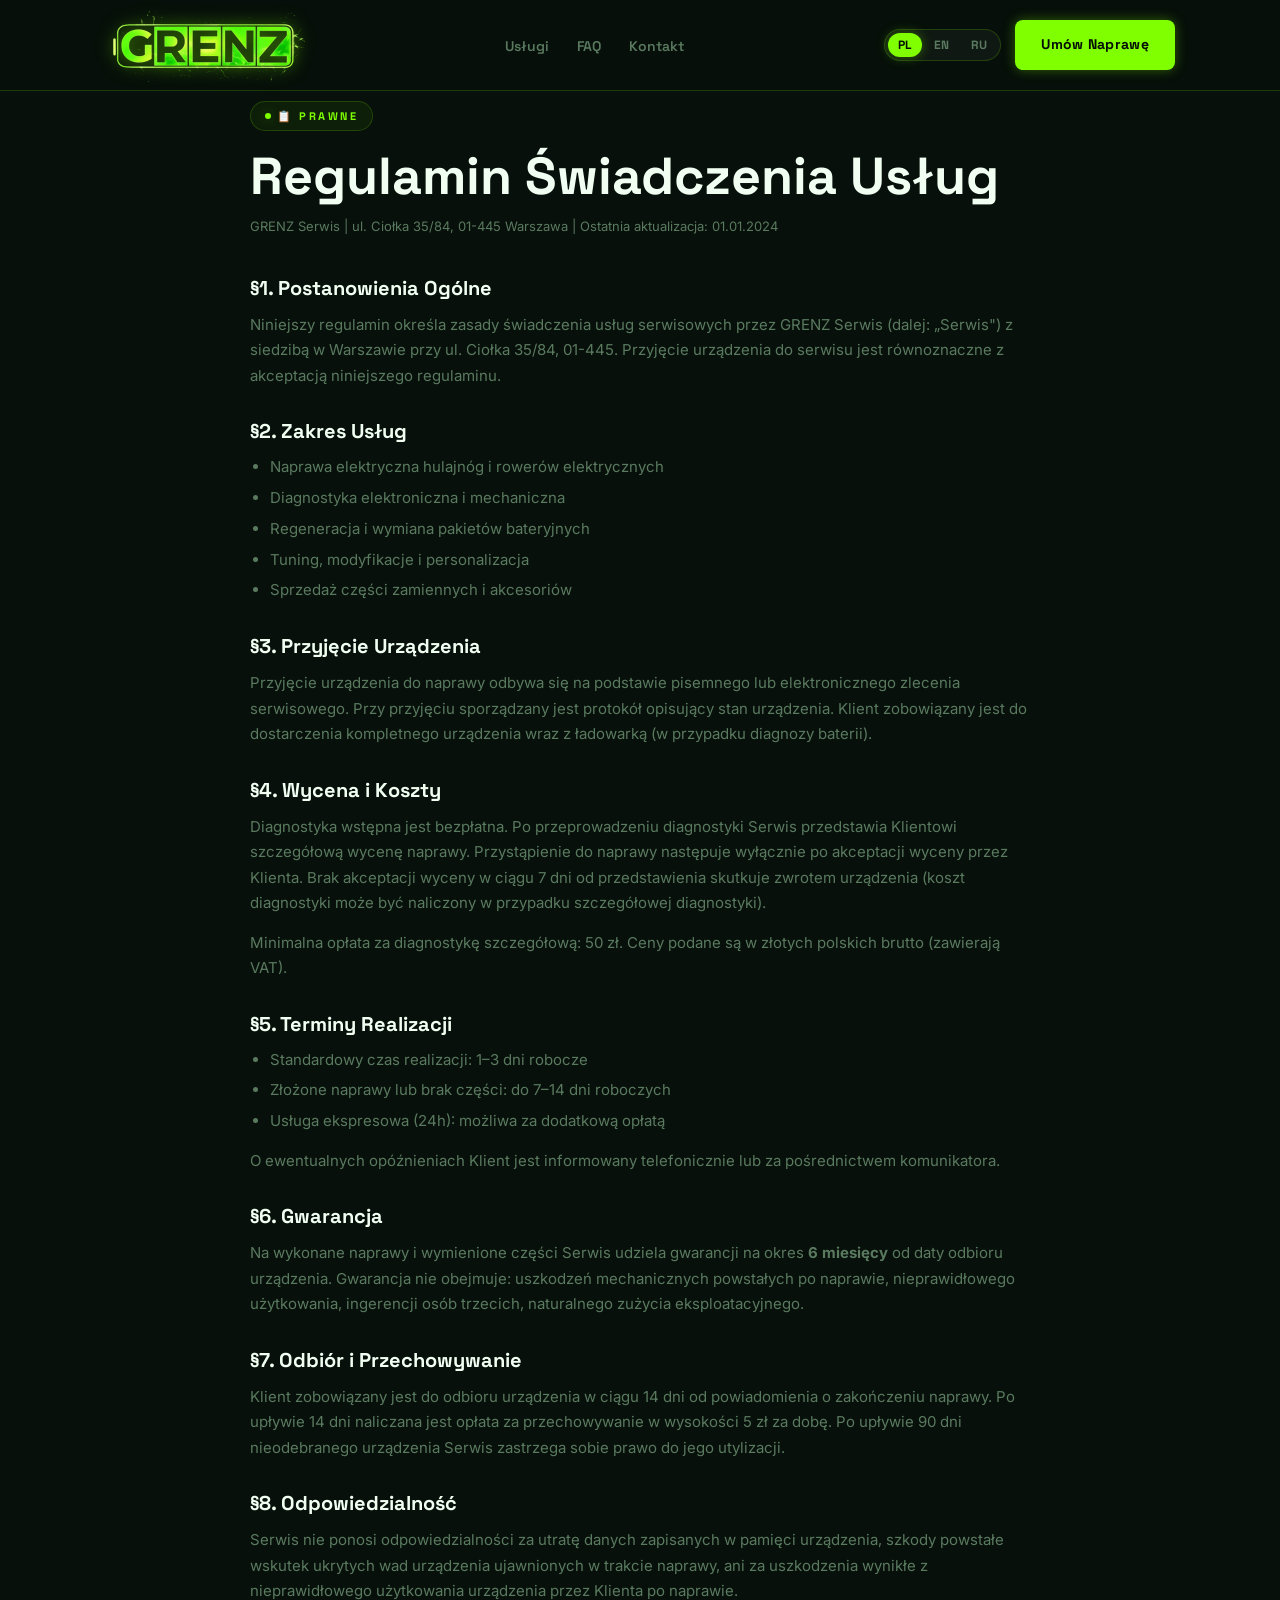
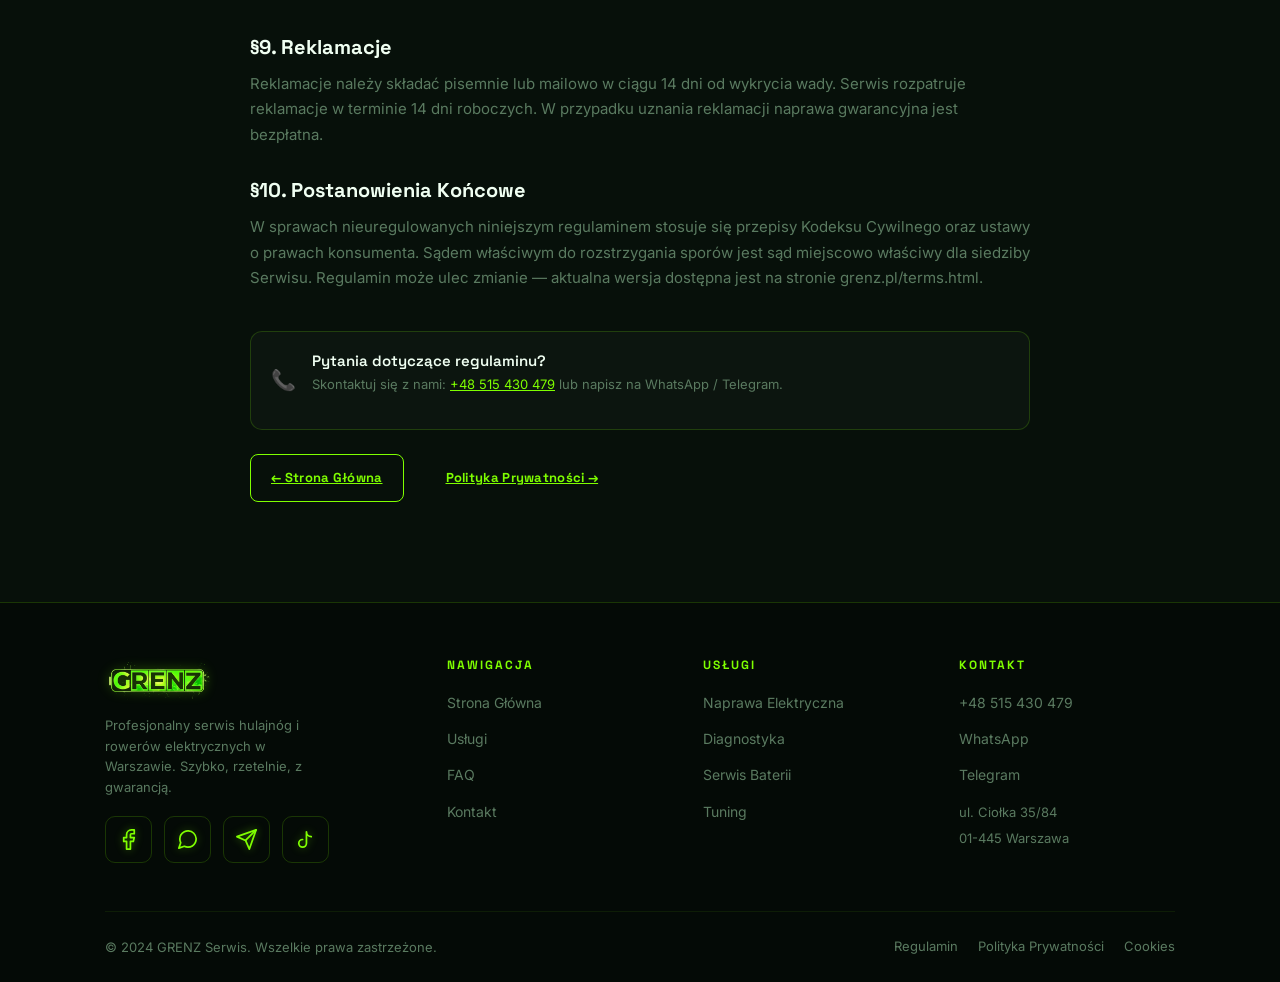
<file: terms.html>
<!DOCTYPE html>
<html lang="pl">
<head>
<meta charset="UTF-8">
<meta name="viewport" content="width=device-width,initial-scale=1.0">
<title>Regulamin Serwisu | GRENZ Serwis Warszawa</title>
<meta name="description" content="Regulamin świadczenia usług serwisowych GRENZ. Warunki naprawy, gwarancja, płatności, prawa klienta.">
<meta name="robots" content="index,follow">
<link rel="canonical" href="https://grenz.pl/terms.html">
<link rel="alternate" hreflang="pl" href="https://grenz.pl/terms.html">
<link rel="alternate" hreflang="en" href="https://grenz.pl/terms.html">
<link rel="alternate" hreflang="ru" href="https://grenz.pl/terms.html">
<link rel="alternate" hreflang="x-default" href="https://grenz.pl/terms.html">
<link rel="preconnect" href="https://fonts.googleapis.com">
<link rel="preconnect" href="https://fonts.gstatic.com" crossorigin="">
<link rel="icon" type="image/svg+xml" href="/favicon.svg">
<link rel="apple-touch-icon" href="/apple-touch-icon.svg">
<link rel="manifest" href="/site.webmanifest">
<meta name="theme-color" content="#7fff00">
<meta name="google-site-verification" content="TODO_PASTE_YOUR_GOOGLE_VERIFICATION_CODE">
<!-- Google Analytics 4 — replace G-XXXXXXXXXX -->
<script async src="https://www.googletagmanager.com/gtag/js?id=G-XXXXXXXXXX"></script>
<script>
  window.dataLayer = window.dataLayer || [];
  function gtag(){dataLayer.push(arguments);}
  gtag('js', new Date());
  gtag('config', 'G-XXXXXXXXXX', { anonymize_ip: true });
</script>
<link rel="stylesheet" href="css/style.css">
</head>
<body>
<header class="header scrolled" id="header">
  <nav class="nav container">
    <a href="/" class="nav-logo"><img src="uploads/logo.webp" alt="GRENZ Serwis" width="140" height="44" loading="eager" decoding="sync"></a>
    <ul class="nav-links">
      <li><a href="/#services">Usługi</a></li>
      <li><a href="/#faq">FAQ</a></li>
      <li><a href="/#contact">Kontakt</a></li>
    </ul>
    <div class="nav-actions">
      <div class="lang-sw">
        <button class="lang-btn active" data-lang="pl">PL</button>
        <button class="lang-btn" data-lang="en">EN</button>
        <button class="lang-btn" data-lang="ru">RU</button>
      </div>
      <a href="tel:+48515430479" class="btn btn-primary">Umów Naprawę</a>
    </div>
  </nav>
</header>

<main>
<div class="container">
<div class="legal-content">

<div class="badge" style="margin-bottom:16px">📋 Prawne</div>
<h1>Regulamin Świadczenia Usług<span id="terms-en-title" style="display:none"> / Terms of Service</span><span id="terms-ru-title" style="display:none"> / Условия Оказания Услуг</span></h1>
<p class="updated">GRENZ Serwis | ul. Ciołka 35/84, 01-445 Warszawa | Ostatnia aktualizacja: 01.01.2024</p>

<!-- PL -->
<div id="legal-pl">
<h2>§1. Postanowienia Ogólne</h2>
<p>Niniejszy regulamin określa zasady świadczenia usług serwisowych przez GRENZ Serwis (dalej: „Serwis") z siedzibą w Warszawie przy ul. Ciołka 35/84, 01-445. Przyjęcie urządzenia do serwisu jest równoznaczne z akceptacją niniejszego regulaminu.</p>

<h2>§2. Zakres Usług</h2>
<ul>
  <li>Naprawa elektryczna hulajnóg i rowerów elektrycznych</li>
  <li>Diagnostyka elektroniczna i mechaniczna</li>
  <li>Regeneracja i wymiana pakietów bateryjnych</li>
  <li>Tuning, modyfikacje i personalizacja</li>
  <li>Sprzedaż części zamiennych i akcesoriów</li>
</ul>

<h2>§3. Przyjęcie Urządzenia</h2>
<p>Przyjęcie urządzenia do naprawy odbywa się na podstawie pisemnego lub elektronicznego zlecenia serwisowego. Przy przyjęciu sporządzany jest protokół opisujący stan urządzenia. Klient zobowiązany jest do dostarczenia kompletnego urządzenia wraz z ładowarką (w przypadku diagnozy baterii).</p>

<h2>§4. Wycena i Koszty</h2>
<p>Diagnostyka wstępna jest bezpłatna. Po przeprowadzeniu diagnostyki Serwis przedstawia Klientowi szczegółową wycenę naprawy. Przystąpienie do naprawy następuje wyłącznie po akceptacji wyceny przez Klienta. Brak akceptacji wyceny w ciągu 7 dni od przedstawienia skutkuje zwrotem urządzenia (koszt diagnostyki może być naliczony w przypadku szczegółowej diagnostyki).</p>
<p>Minimalna opłata za diagnostykę szczegółową: 50 zł. Ceny podane są w złotych polskich brutto (zawierają VAT).</p>

<h2>§5. Terminy Realizacji</h2>
<ul>
  <li>Standardowy czas realizacji: 1–3 dni robocze</li>
  <li>Złożone naprawy lub brak części: do 7–14 dni roboczych</li>
  <li>Usługa ekspresowa (24h): możliwa za dodatkową opłatą</li>
</ul>
<p>O ewentualnych opóźnieniach Klient jest informowany telefonicznie lub za pośrednictwem komunikatora.</p>

<h2>§6. Gwarancja</h2>
<p>Na wykonane naprawy i wymienione części Serwis udziela gwarancji na okres <strong>6 miesięcy</strong> od daty odbioru urządzenia. Gwarancja nie obejmuje: uszkodzeń mechanicznych powstałych po naprawie, nieprawidłowego użytkowania, ingerencji osób trzecich, naturalnego zużycia eksploatacyjnego.</p>

<h2>§7. Odbiór i Przechowywanie</h2>
<p>Klient zobowiązany jest do odbioru urządzenia w ciągu 14 dni od powiadomienia o zakończeniu naprawy. Po upływie 14 dni naliczana jest opłata za przechowywanie w wysokości 5 zł za dobę. Po upływie 90 dni nieodebranego urządzenia Serwis zastrzega sobie prawo do jego utylizacji.</p>

<h2>§8. Odpowiedzialność</h2>
<p>Serwis nie ponosi odpowiedzialności za utratę danych zapisanych w pamięci urządzenia, szkody powstałe wskutek ukrytych wad urządzenia ujawnionych w trakcie naprawy, ani za uszkodzenia wynikłe z nieprawidłowego użytkowania urządzenia przez Klienta po naprawie.</p>

<h2>§9. Reklamacje</h2>
<p>Reklamacje należy składać pisemnie lub mailowo w ciągu 14 dni od wykrycia wady. Serwis rozpatruje reklamacje w terminie 14 dni roboczych. W przypadku uznania reklamacji naprawa gwarancyjna jest bezpłatna.</p>

<h2>§10. Postanowienia Końcowe</h2>
<p>W sprawach nieuregulowanych niniejszym regulaminem stosuje się przepisy Kodeksu Cywilnego oraz ustawy o prawach konsumenta. Sądem właściwym do rozstrzygania sporów jest sąd miejscowo właściwy dla siedziby Serwisu. Regulamin może ulec zmianie — aktualna wersja dostępna jest na stronie grenz.pl/terms.html.</p>
</div>

<!-- EN -->
<div id="legal-en" style="display:none">
<h2>§1. General Provisions</h2>
<p>These terms govern the provision of repair services by GRENZ Service ("the Workshop") located in Warsaw at ul. Ciołka 35/84, 01-445. Submitting a device for repair constitutes acceptance of these terms.</p>
<h2>§2. Scope of Services</h2>
<ul><li>Electrical repair of e-scooters and e-bikes</li><li>Electronic and mechanical diagnostics</li><li>Battery pack regeneration and replacement</li><li>Tuning, modifications and customisation</li><li>Sale of spare parts and accessories</li></ul>
<h2>§3. Device Intake</h2>
<p>Devices are accepted based on a written or electronic service order. An intake report describing the device condition is prepared at acceptance. Clients must deliver the complete device with a charger (for battery diagnosis).</p>
<h2>§4. Quotes and Costs</h2>
<p>Initial diagnostics is free. After diagnostics, the Workshop provides a detailed repair quote. Work begins only after the client approves the quote. Non-approval within 7 days results in device return (a diagnostics fee may apply for detailed diagnostics). Minimum detailed diagnostics fee: 50 PLN. All prices include VAT.</p>
<h2>§5. Completion Times</h2>
<ul><li>Standard completion: 1–3 working days</li><li>Complex repairs or parts on order: up to 7–14 working days</li><li>Express service (24h): available at additional cost</li></ul>
<h2>§6. Warranty</h2>
<p>All repairs and replaced parts carry a <strong>6-month warranty</strong> from the collection date. Warranty excludes: mechanical damage post-repair, misuse, third-party interference, and normal wear.</p>
<h2>§7. Collection and Storage</h2>
<p>Clients must collect their device within 14 days of completion notification. After 14 days, a storage fee of 5 PLN/day applies. After 90 days the Workshop reserves the right to dispose of uncollected devices.</p>
<h2>§8. Liability</h2>
<p>The Workshop is not liable for data loss, damage from hidden defects revealed during repair, or post-repair damage caused by client misuse.</p>
<h2>§9. Complaints</h2>
<p>Complaints must be submitted in writing within 14 days of discovering a defect. The Workshop processes complaints within 14 working days. Approved warranty claims are repaired free of charge.</p>
<h2>§10. Final Provisions</h2>
<p>These terms are governed by Polish law. Disputes shall be resolved by the court competent for the Workshop's registered address.</p>
</div>

<!-- RU -->
<div id="legal-ru" style="display:none">
<h2>§1. Общие Положения</h2>
<p>Настоящие условия регулируют предоставление услуг по ремонту компанией GRENZ Сервис («Мастерская»), расположенной в Варшаве по адресу ул. Чёлка 35/84, 01-445. Передача устройства в ремонт означает принятие настоящих условий.</p>
<h2>§2. Перечень Услуг</h2>
<ul><li>Электроремонт самокатов и велосипедов</li><li>Электронная и механическая диагностика</li><li>Восстановление и замена аккумуляторных блоков</li><li>Тюнинг, модификации и кастомизация</li><li>Продажа запчастей и аксессуаров</li></ul>
<h2>§3. Приём Устройства</h2>
<p>Устройства принимаются на основании письменного или электронного сервисного заказа. При приёмке составляется акт с описанием состояния устройства.</p>
<h2>§4. Расчёт Стоимости</h2>
<p>Первичная диагностика бесплатна. После диагностики предоставляется подробная смета на ремонт. Работа начинается только после подтверждения сметы клиентом. Минимальная стоимость детальной диагностики: 50 злотых. Цены указаны с НДС.</p>
<h2>§5. Сроки Выполнения</h2>
<ul><li>Стандартный срок: 1–3 рабочих дня</li><li>Сложный ремонт или отсутствие запчастей: до 7–14 рабочих дней</li><li>Срочный сервис (24ч): за доплату</li></ul>
<h2>§6. Гарантия</h2>
<p>На все ремонты и замененные запчасти предоставляется гарантия <strong>6 месяцев</strong> с даты получения устройства. Гарантия не распространяется на механические повреждения после ремонта, неправильную эксплуатацию, вмешательство третьих лиц и естественный износ.</p>
<h2>§7. Получение и Хранение</h2>
<p>Клиент обязан забрать устройство в течение 14 дней с момента уведомления о завершении ремонта. По истечении 14 дней начисляется плата за хранение — 5 зл/сутки. По истечении 90 дней Мастерская вправе утилизировать невостребованное устройство.</p>
<h2>§8. Ответственность</h2>
<p>Мастерская не несёт ответственности за потерю данных, ущерб от скрытых дефектов, выявленных в процессе ремонта, и повреждения, возникшие вследствие неправильной эксплуатации.</p>
<h2>§9. Рекламации</h2>
<p>Жалобы подаются в письменном виде в течение 14 дней с момента обнаружения дефекта. Мастерская рассматривает рекламации в течение 14 рабочих дней. Признанные гарантийные случаи устраняются бесплатно.</p>
<h2>§10. Заключительные Положения</h2>
<p>Условия регулируются польским законодательством. Споры разрешаются судом по месту нахождения Мастерской.</p>
</div>

<div style="margin-top:40px;padding:20px;background:var(--card);border:1px solid var(--neon-border);border-radius:var(--r);display:flex;gap:16px;align-items:center;flex-wrap:wrap">
  <span style="font-size:20px">📞</span>
  <div><h4 style="font-size:15px;margin-bottom:4px">Pytania dotyczące regulaminu?</h4><p style="font-size:13px;color:var(--text-muted)">Skontaktuj się z nami: <a href="tel:+48515430479" style="color:var(--neon)">+48 515 430 479</a> lub napisz na WhatsApp / Telegram.</p></div>
</div>
<div style="margin-top:24px;display:flex;gap:16px;flex-wrap:wrap">
  <a href="/" class="btn btn-outline" style="font-size:13px;padding:10px 20px">← Strona Główna</a>
  <a href="privacy.html" class="btn btn-ghost" style="font-size:13px">Polityka Prywatności →</a>
</div>

</div>
</div>
</main>

<footer class="footer" aria-label="Stopka">
  <div class="container">
    <div class="footer-grid">
      <div class="footer-brand">
        <img src="uploads/logo.webp" alt="GRENZ Serwis" width="120" height="40" loading="lazy" decoding="async">
        <p data-t="footer_desc">Profesjonalny serwis hulajnóg i rowerów elektrycznych w Warszawie. Szybko, rzetelnie, z gwarancją.</p>
        <div class="footer-social">
          <a href="https://www.facebook.com/p/greenzpl-100086601440884/" target="_blank" rel="noopener" aria-label="Facebook"><svg viewBox="0 0 24 24" aria-hidden="true"><path d="M18 2h-3a5 5 0 0 0-5 5v3H7v4h3v8h4v-8h3l1-4h-4V7a1 1 0 0 1 1-1h3z"></path></svg></a>
          <a href="https://wa.me/48515430479" target="_blank" rel="noopener" aria-label="WhatsApp"><svg viewBox="0 0 24 24" aria-hidden="true"><path d="M21 11.5a8.38 8.38 0 0 1-.9 3.8 8.5 8.5 0 0 1-7.6 4.7 8.38 8.38 0 0 1-3.8-.9L3 21l1.9-5.7a8.38 8.38 0 0 1-.9-3.8 8.5 8.5 0 0 1 4.7-7.6 8.38 8.38 0 0 1 3.8-.9h.5a8.48 8.48 0 0 1 8 8z"></path></svg></a>
          <a href="https://t.me/+48515430479" target="_blank" rel="noopener" aria-label="Telegram"><svg viewBox="0 0 24 24" aria-hidden="true"><path d="m22 2-7 20-4-9-9-4z"></path><path d="M22 2 11 13"></path></svg></a>
          <a href="https://www.tiktok.com/@grenz_pl?_r=1&amp;_t=ZN-96XtvgZmsvi" target="_blank" rel="noopener" aria-label="TikTok"><svg viewBox="0 0 24 24" aria-hidden="true"><path d="M9 12a4 4 0 1 0 4 4V4a5 5 0 0 0 5 5"></path></svg></a>
        </div>
      </div>
      <div class="footer-col">
        <h5 data-t="footer_links">Nawigacja</h5>
        <ul>
          <li><a href="/" data-t="footer_nav_0">Strona Główna</a></li>
          <li><a href="services.html" data-t="footer_nav_1">Usługi</a></li>
          <li><a href="/#faq" data-t="footer_nav_2">FAQ</a></li>
          <li><a href="/#contact" data-t="footer_nav_3">Kontakt</a></li>
        </ul>
      </div>
      <div class="footer-col">
        <h5 data-t="footer_services_title">Usługi</h5>
        <ul>
          <li><a href="naprawa.html" data-t="footer_svc_0">Naprawa Elektryczna</a></li>
          <li><a href="diagnostyka.html" data-t="footer_svc_1">Diagnostyka</a></li>
          <li><a href="bateria.html" data-t="footer_svc_2">Serwis Baterii</a></li>
          <li><a href="tuning.html" data-t="footer_svc_3">Tuning</a></li>
        </ul>
      </div>
      <div class="footer-col">
        <h5 data-t="footer_contact_title">Kontakt</h5>
        <ul>
          <li><a href="tel:+48515430479">+48 515 430 479</a></li>
          <li><a href="https://wa.me/48515430479" target="_blank" rel="noopener">WhatsApp</a></li>
          <li><a href="https://t.me/+48515430479" target="_blank" rel="noopener">Telegram</a></li>
          <li><span style="color:var(--text-muted);font-size:13px;line-height:1.7">ul. Ciołka 35/84<br>01-445 Warszawa</span></li>
        </ul>
      </div>
    </div>
    <div class="footer-bottom">
      <p data-t="footer_rights">© 2025 GRENZ Serwis. Wszelkie prawa zastrzeżone.</p>
      <div class="footer-links">
        <a href="terms.html" data-t="footer_terms">Regulamin</a>
        <a href="privacy.html" data-t="footer_privacy">Polityka Prywatności</a>
        <a href="cookie.html" data-t="footer_cookie">Cookies</a>
      </div>
    </div>
  </div>
</footer>

<script src="js/i18n.js"></script>
<script>
document.addEventListener('DOMContentLoaded',()=>{

  // Footer translation using i18n object
  const applyFooter=(lang)=>{
    if(typeof i18n==='undefined') return;
    const t=i18n[lang]; if(!t) return;
    const set=(sel,val)=>{if(val)document.querySelectorAll('[data-t="'+sel+'"]').forEach(el=>el.textContent=val);};
    set('footer_desc',t.footer_desc);
    set('footer_links',t.footer_links);
    set('footer_services_title',t.footer_services_title);
    set('footer_contact_title',t.footer_contact_title);
    set('footer_rights',t.footer_rights);
    set('footer_terms',t.footer_terms);
    set('footer_privacy',t.footer_privacy);
    set('footer_cookie',t.footer_cookie);
    if(t.footer_links_list){t.footer_links_list.forEach((v,i)=>set('footer_nav_'+i,v));}
    if(t.footer_services_list){t.footer_services_list.forEach((v,i)=>set('footer_svc_'+i,v));}
  };
  const apply=(l)=>{
    applyFooter(l);
    ['pl','en','ru'].forEach(x=>{
      const el=document.getElementById('legal-'+x);
      if(el) el.style.display=x===l?'block':'none';
    });
    const en=document.getElementById('terms-en-title');
    const ru=document.getElementById('terms-ru-title');
    if(en) en.style.display=l==='en'?'inline':'none';
    if(ru) ru.style.display=l==='ru'?'inline':'none';
    document.querySelectorAll('.lang-btn').forEach(b=>b.classList.toggle('active',b.dataset.lang===l));
    try{localStorage.setItem('grenz_lang',l);}catch(e){}
  };
  apply(localStorage.getItem('grenz_lang')||'pl');
  document.querySelectorAll('.lang-btn').forEach(b=>b.addEventListener('click',()=>apply(b.dataset.lang)));
});
</script>
</body>
</html>
</file>
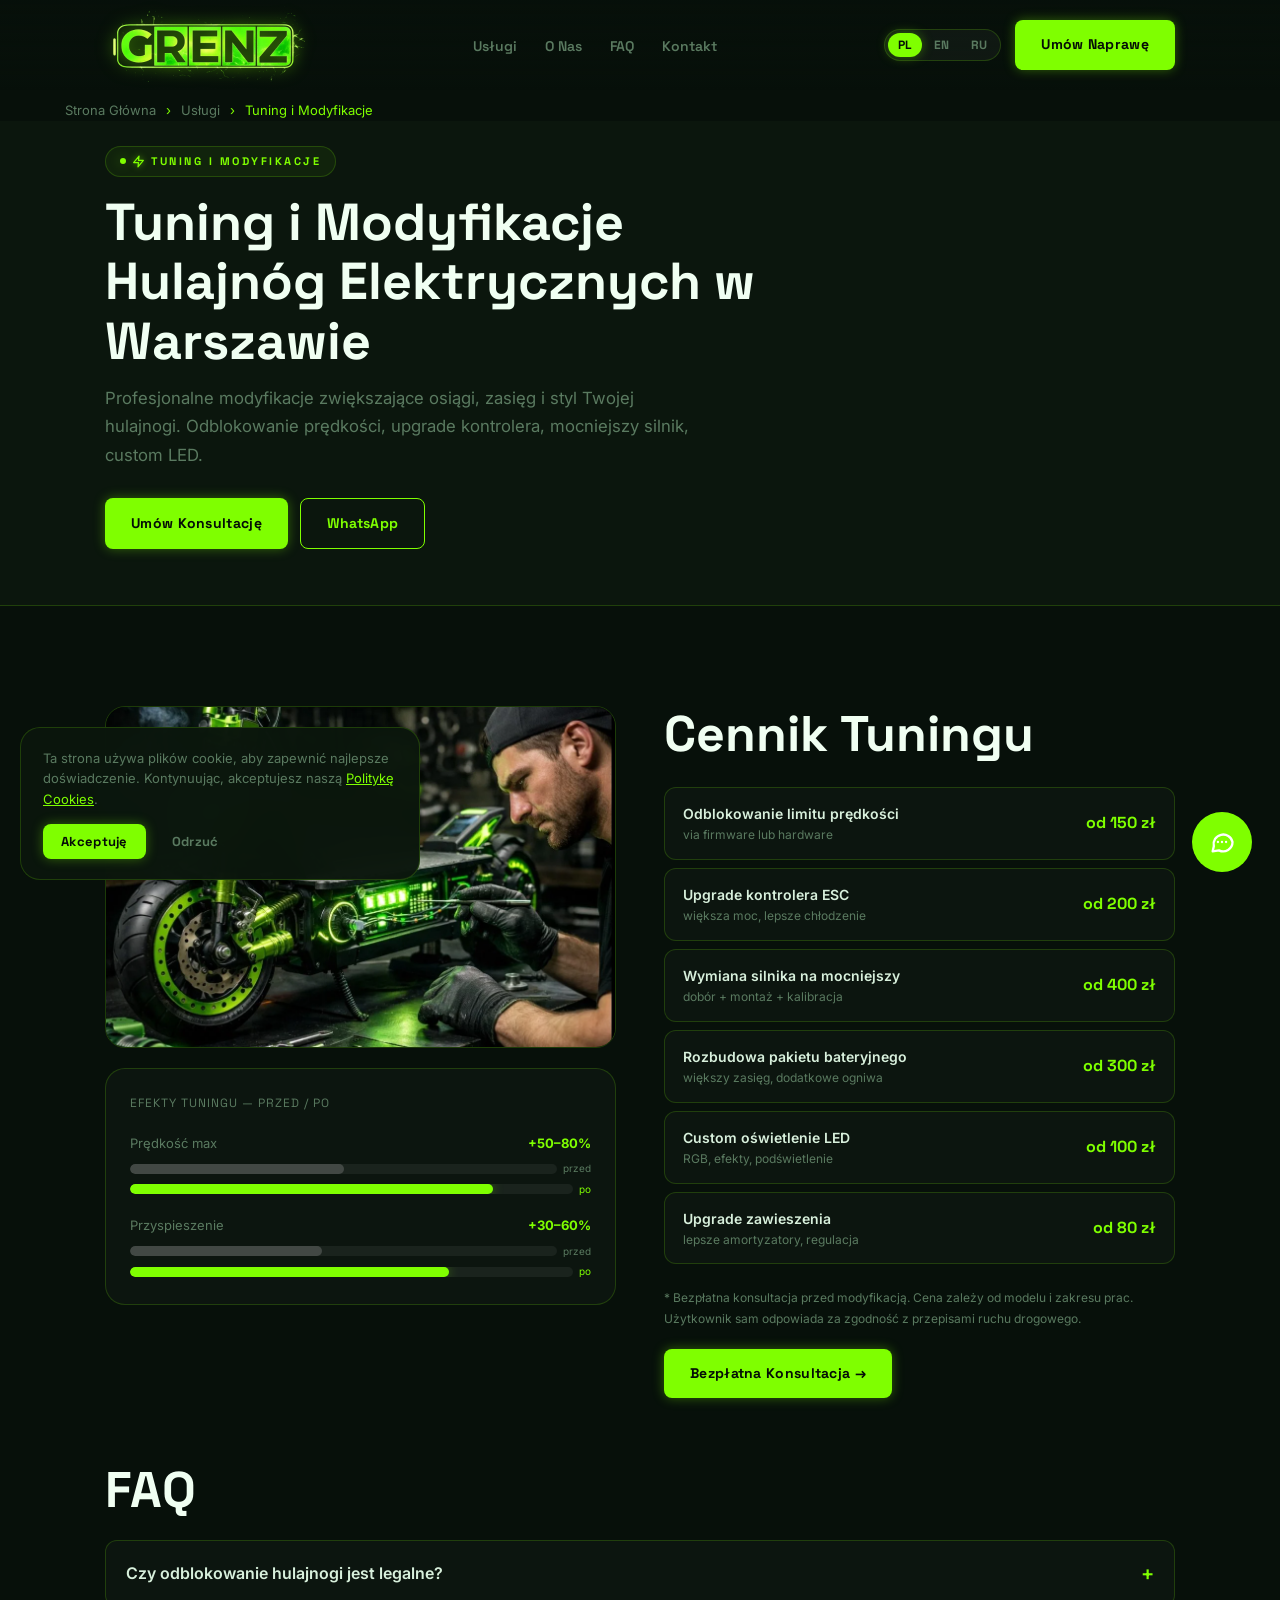
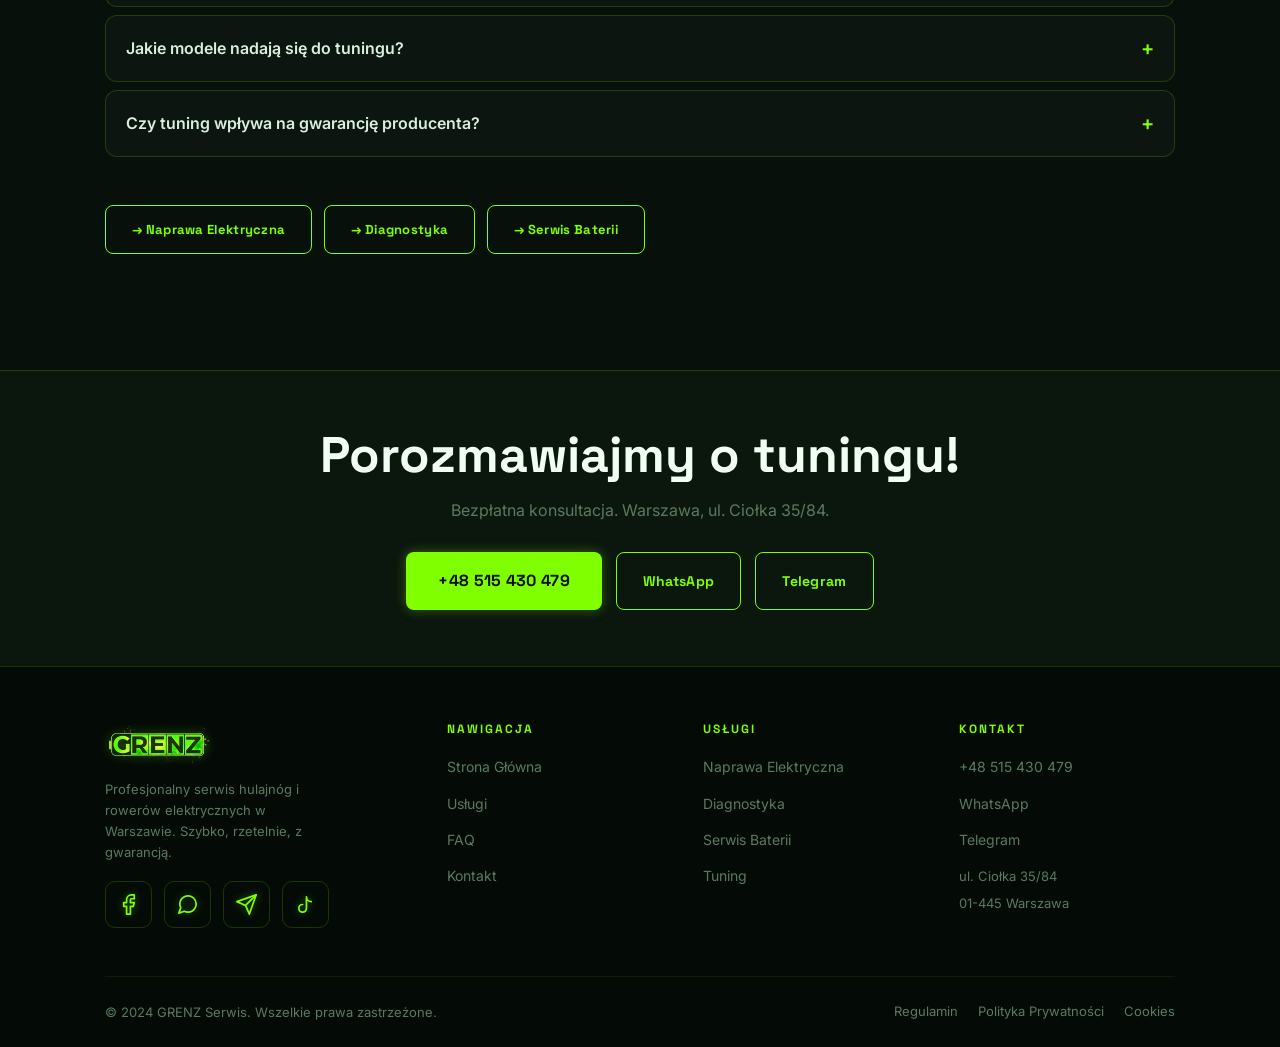
<file: tuning.html>
<!DOCTYPE html>
<html lang="pl" prefix="og: http://ogp.me/ns#">
<head>
<meta charset="UTF-8">
<meta name="viewport" content="width=device-width,initial-scale=1.0">
<title>Tuning i Modyfikacje Hulajnóg Elektrycznych Warszawa | GRENZ Serwis</title>
<meta name="description" content="Tuning i modyfikacje hulajnóg elektrycznych w Warszawie. Odblokowanie prędkości, upgrade kontrolera, mocniejszy silnik, custom oświetlenie. Ceny od 150 zł. Ciołka 35/84.">
<meta name="keywords" content="tuning hulajnogi elektrycznej warszawa, odblokowanie hulajnogi, upgrade kontroler e-scooter, modyfikacje hulajnoga warszawa, szybsza hulajnoga elektryczna">
<meta name="robots" content="index,follow">
<meta name="geo.region" content="PL-14">
<meta name="geo.placename" content="Warszawa">
<link rel="canonical" href="https://grenz.pl/tuning.html">
<link rel="alternate" hreflang="pl" href="https://grenz.pl/tuning.html">
<link rel="alternate" hreflang="en" href="https://grenz.pl/tuning.html">
<link rel="alternate" hreflang="ru" href="https://grenz.pl/tuning.html">
<link rel="alternate" hreflang="x-default" href="https://grenz.pl/tuning.html">
<link rel="icon" type="image/svg+xml" href="/favicon.svg">
<link rel="apple-touch-icon" href="/apple-touch-icon.svg">
<link rel="manifest" href="/site.webmanifest">
<meta name="theme-color" content="#7fff00">
<meta property="og:type" content="website">
<meta property="og:url" content="https://grenz.pl/tuning.html">
<meta property="og:title" content="Tuning i Modyfikacje Hulajnóg Elektrycznych | GRENZ Warszawa">
<meta property="og:description" content="Odblokowanie prędkości, upgrade kontrolera, mocniejszy silnik. Profesjonalne modyfikacje. Warszawa ul. Ciołka 35/84.">
<meta property="og:image" content="https://grenz.pl/uploads/grenz-service-tuning.webp">
<meta property="og:locale" content="pl_PL">
<meta property="og:site_name" content="GRENZ Serwis">
<meta name="twitter:card" content="summary_large_image">
<meta name="twitter:image" content="https://grenz.pl/uploads/grenz-service-tuning.webp">
<link rel="alternate" type="text/markdown" href="https://grenz.pl/content.md">
<link rel="stylesheet" href="css/style.css">
<style>
  .t-pl,.t-en,.t-ru{display:none}
  body.lang-pl .t-pl{display:inherit}
  body.lang-en .t-en{display:inherit}
  body.lang-ru .t-ru{display:inherit}
  span.t-pl,span.t-en,span.t-ru{display:none}
  body.lang-pl span.t-pl,body.lang-en span.t-en,body.lang-ru span.t-ru{display:inline}
  .breadcrumb{padding:100px 0 0;font-size:13px;color:var(--text-muted);display:flex;align-items:center;gap:4px;flex-wrap:wrap}
  .price-row{display:flex;justify-content:space-between;align-items:center;padding:14px 18px;background:var(--card);border-radius:var(--r);border:1px solid var(--neon-border);gap:12px}
  .price-row+.price-row{margin-top:4px}
  .price-row-label{font-size:14px;font-weight:600}
  .price-row-sub{font-size:12px;color:var(--text-muted)}
  .price-row-val{color:var(--neon);font-weight:700;white-space:nowrap;font-family:var(--font-h)}
  details summary{cursor:pointer;list-style:none;display:flex;justify-content:space-between;align-items:center;font-weight:600}
  details summary::-webkit-details-marker{display:none}
  details[open] summary .sum-icon{transform:rotate(45deg)}
  .sum-icon{color:var(--neon);font-size:20px;margin-left:16px;transition:transform .2s;flex-shrink:0}
  @media(max-width:768px){.svc-split{grid-template-columns:1fr!important}}
</style>
<script type="application/ld+json">
{"@context":"https://schema.org","@type":"Service","name":"Tuning i Modyfikacje Hulajnóg Elektrycznych","description":"Profesjonalne modyfikacje hulajnóg i rowerów elektrycznych w Warszawie — odblokowanie prędkości, upgrade kontrolera, rozbudowa baterii, custom oświetlenie","provider":{"@type":"LocalBusiness","name":"GRENZ Serwis","telephone":"+48515430479","address":{"@type":"PostalAddress","streetAddress":"ul. Ciołka 35/84","addressLocality":"Warszawa","postalCode":"01-445","addressCountry":"PL"},"geo":{"@type":"GeoCoordinates","latitude":52.2462415,"longitude":20.9421341}},"serviceType":"Electric Scooter Tuning and Modification","areaServed":{"@type":"City","name":"Warszawa"},"priceSpecification":{"@type":"PriceSpecification","price":"150","priceCurrency":"PLN","minPrice":"100","maxPrice":"2000"},"url":"https://grenz.pl/tuning.html","image":"https://grenz.pl/uploads/grenz-service-tuning.webp"}
</script>
<script type="application/ld+json">
{"@context":"https://schema.org","@type":"BreadcrumbList","itemListElement":[{"@type":"ListItem","position":1,"name":"Strona Główna","item":"https://grenz.pl/"},{"@type":"ListItem","position":2,"name":"Usługi","item":"https://grenz.pl/services.html"},{"@type":"ListItem","position":3,"name":"Tuning i Modyfikacje","item":"https://grenz.pl/tuning.html"}]}
</script>
<script async src="https://www.googletagmanager.com/gtag/js?id=G-XXXXXXXXXX"></script>
<script>window.dataLayer=window.dataLayer||[];function gtag(){dataLayer.push(arguments);}gtag('js',new Date());gtag('config','G-XXXXXXXXXX',{anonymize_ip:true});</script>
</head>
<body class="lang-pl">

<div class="cookie" id="cookieBanner">
  <p><span data-t="cookie_text">Ta strona używa plików cookie.</span> <a href="cookie.html" data-t="cookie_policy">Politykę Cookies</a>.</p>
  <div class="cookie-btns">
    <button class="btn btn-primary" id="cookieAccept" data-t="cookie_accept">Akceptuję</button>
    <button class="btn btn-ghost" id="cookieDecline" data-t="cookie_decline">Odrzuć</button>
  </div>
</div>

<header class="header scrolled" id="header">
  <nav class="nav container">
    <a href="/" class="nav-logo"><img src="uploads/logo.webp" alt="GRENZ Serwis" width="400" height="160" loading="eager" decoding="sync"></a>
    <ul class="nav-links">
      <li><a href="services.html" data-t="nav.services">Usługi</a></li>
      <li><a href="/#why" data-t="nav.about">O Nas</a></li>
      <li><a href="/#faq" data-t="nav.faq">FAQ</a></li>
      <li><a href="/#contact" data-t="nav.contact">Kontakt</a></li>
    </ul>
    <div class="nav-actions">
      <div class="lang-sw">
        <button class="lang-btn active" data-lang="pl">PL</button>
        <button class="lang-btn" data-lang="en">EN</button>
        <button class="lang-btn" data-lang="ru">RU</button>
      </div>
      <a href="tel:+48515430479" class="btn btn-primary" data-t="nav.cta">Umów Naprawę</a>
      <button class="nav-toggle" aria-label="Menu"><span></span><span></span><span></span></button>
    </div>
  </nav>
</header>

<div class="mobile-nav" id="mobileNav">
  <button class="mobile-nav-close" aria-label="Zamknij">✕</button>
  <a href="services.html" data-t="nav.mobile.services">Usługi</a>
  <a href="/#why" data-t="nav.mobile.about">O Nas</a>
  <a href="/#faq" data-t="nav.mobile.faq">FAQ</a>
  <a href="/#contact" data-t="nav.mobile.contact">Kontakt</a>
  <div class="lang-sw" style="margin-top:8px">
    <button class="lang-btn active" data-lang="pl">PL</button>
    <button class="lang-btn" data-lang="en">EN</button>
    <button class="lang-btn" data-lang="ru">RU</button>
  </div>
  <a href="tel:+48515430479" class="btn btn-primary" style="margin-top:8px">+48 515 430 479</a>
</div>

<main>

<nav class="breadcrumb container" aria-label="Breadcrumb">
  <a href="/" style="color:var(--text-muted)"><span class="t-pl">Strona Główna</span><span class="t-en">Home</span><span class="t-ru">Главная</span></a>
  <span style="margin:0 6px;color:var(--neon)">›</span>
  <a href="services.html" style="color:var(--text-muted)"><span class="t-pl">Usługi</span><span class="t-en">Services</span><span class="t-ru">Услуги</span></a>
  <span style="margin:0 6px;color:var(--neon)">›</span>
  <span style="color:var(--neon)"><span class="t-pl">Tuning i Modyfikacje</span><span class="t-en">Tuning &amp; Modifications</span><span class="t-ru">Тюнинг и Модификации</span></span>
</nav>

<section style="padding:24px 0 56px;background:var(--bg2);border-bottom:1px solid var(--neon-border)">
  <div class="container">
    <div class="badge" style="margin-bottom:16px">
      <svg viewBox="0 0 24 24" fill="none" stroke="currentColor" stroke-width="1.8" stroke-linecap="round" stroke-linejoin="round" width="16" height="16" aria-hidden="true"><polygon points="13 2 3 14 12 14 11 22 21 10 12 10 13 2"></polygon></svg>
      <span class="t-pl">Tuning i Modyfikacje</span><span class="t-en">Tuning &amp; Modifications</span><span class="t-ru">Тюнинг и Модификации</span>
    </div>
    <h1 style="margin-bottom:12px;max-width:680px">
      <span class="t-pl">Tuning i Modyfikacje Hulajnóg Elektrycznych w Warszawie</span>
      <span class="t-en">E-Scooter Tuning &amp; Modifications in Warsaw</span>
      <span class="t-ru">Тюнинг и Модификации Электросамокатов в Варшаве</span>
    </h1>
    <p style="color:var(--text-muted);font-size:1.05rem;max-width:600px;margin-bottom:28px">
      <span class="t-pl">Profesjonalne modyfikacje zwiększające osiągi, zasięg i styl Twojej hulajnogi. Odblokowanie prędkości, upgrade kontrolera, mocniejszy silnik, custom LED.</span>
      <span class="t-en">Professional modifications to boost performance, range and style of your e-scooter. Speed unlock, controller upgrade, stronger motor, custom LED.</span>
      <span class="t-ru">Профессиональные модификации для улучшения производительности, запаса хода и стиля. Разблокировка скорости, апгрейд контроллера, мощный двигатель, кастомные LED.</span>
    </p>
    <div style="display:flex;gap:12px;flex-wrap:wrap">
      <a href="tel:+48515430479" class="btn btn-primary neon-pulse"><span class="t-pl">Umów Konsultację</span><span class="t-en">Book Consultation</span><span class="t-ru">Записаться</span></a>
      <a href="https://wa.me/48515430479" target="_blank" rel="noopener" class="btn btn-outline">WhatsApp</a>
    </div>
  </div>
</section>

<section class="section">
  <div class="container">

    <div style="display:grid;grid-template-columns:1fr 1fr;gap:48px;align-items:start;margin-bottom:64px" class="svc-split">
      <div class="reveal-left">
        <div style="border-radius:var(--r-lg);overflow:hidden;border:1px solid var(--neon-border);margin-bottom:20px">
          <img src="uploads/grenz-service-tuning.webp" alt="Tuning i modyfikacje hulajnogi elektrycznej Warszawa" loading="eager" decoding="async" style="width:100%;height:340px;object-fit:cover" width="600" height="340">
        </div>
        <!-- Before/After infographic -->
        <div style="background:var(--card);border:1px solid var(--neon-border);border-radius:var(--r-lg);padding:24px">
          <p style="font-size:12px;font-family:var(--font-h);text-transform:uppercase;letter-spacing:1px;color:var(--text-muted);margin-bottom:20px"><span class="t-pl">Efekty tuningu — przed / po</span><span class="t-en">Tuning results — before / after</span><span class="t-ru">Результаты тюнинга — до / после</span></p>
          <div style="display:flex;flex-direction:column;gap:18px">
            <div>
              <div style="display:flex;justify-content:space-between;margin-bottom:6px">
                <span style="font-size:13px;color:var(--text-muted)"><span class="t-pl">Prędkość max</span><span class="t-en">Top speed</span><span class="t-ru">Максимальная скорость</span></span>
                <span style="font-size:13px;font-weight:700;color:var(--neon)">+50–80%</span>
              </div>
              <div style="display:flex;gap:6px;align-items:center">
                <div style="flex:1;height:10px;background:rgba(255,255,255,.06);border-radius:5px;overflow:hidden"><div style="height:100%;width:50%;background:rgba(160,160,160,.3);border-radius:5px;"></div></div>
                <span style="font-size:10px;color:var(--text-muted);white-space:nowrap"><span class="t-pl">przed</span><span class="t-en">before</span><span class="t-ru">до</span></span>
              </div>
              <div style="display:flex;gap:6px;align-items:center;margin-top:4px">
                <div style="flex:1;height:10px;background:rgba(255,255,255,.06);border-radius:5px;overflow:hidden"><div style="height:100%;width:82%;background:var(--neon);border-radius:5px;box-shadow:var(--glow-sm)"></div></div>
                <span style="font-size:10px;color:var(--neon);white-space:nowrap"><span class="t-pl">po</span><span class="t-en">after</span><span class="t-ru">после</span></span>
              </div>
            </div>
            <div>
              <div style="display:flex;justify-content:space-between;margin-bottom:6px">
                <span style="font-size:13px;color:var(--text-muted)"><span class="t-pl">Przyspieszenie</span><span class="t-en">Acceleration</span><span class="t-ru">Ускорение</span></span>
                <span style="font-size:13px;font-weight:700;color:var(--neon)">+30–60%</span>
              </div>
              <div style="display:flex;gap:6px;align-items:center">
                <div style="flex:1;height:10px;background:rgba(255,255,255,.06);border-radius:5px;overflow:hidden"><div style="height:100%;width:45%;background:rgba(160,160,160,.3);border-radius:5px;"></div></div>
                <span style="font-size:10px;color:var(--text-muted);white-space:nowrap"><span class="t-pl">przed</span><span class="t-en">before</span><span class="t-ru">до</span></span>
              </div>
              <div style="display:flex;gap:6px;align-items:center;margin-top:4px">
                <div style="flex:1;height:10px;background:rgba(255,255,255,.06);border-radius:5px;overflow:hidden"><div style="height:100%;width:72%;background:var(--neon);border-radius:5px;box-shadow:var(--glow-sm)"></div></div>
                <span style="font-size:10px;color:var(--neon);white-space:nowrap"><span class="t-pl">po</span><span class="t-en">after</span><span class="t-ru">после</span></span>
              </div>
            </div>
          </div>
        </div>
      </div>

      <div class="reveal-right">
        <h2 style="margin-bottom:24px"><span class="t-pl">Cennik Tuningu</span><span class="t-en">Tuning Pricing</span><span class="t-ru">Прайс на Тюнинг</span></h2>
        <div style="display:flex;flex-direction:column;gap:4px;margin-bottom:24px">
          <div class="price-row"><div><div class="price-row-label"><span class="t-pl">Odblokowanie limitu prędkości</span><span class="t-en">Speed Limit Unlock</span><span class="t-ru">Разблокировка скоростного лимита</span></div><div class="price-row-sub"><span class="t-pl">via firmware lub hardware</span><span class="t-en">via firmware or hardware</span><span class="t-ru">через прошивку или аппаратно</span></div></div><span class="price-row-val">od 150 zł</span></div>
          <div class="price-row"><div><div class="price-row-label"><span class="t-pl">Upgrade kontrolera ESC</span><span class="t-en">ESC Controller Upgrade</span><span class="t-ru">Апгрейд контроллера ESC</span></div><div class="price-row-sub"><span class="t-pl">większa moc, lepsze chłodzenie</span><span class="t-en">more power, better cooling</span><span class="t-ru">больше мощности, лучшее охлаждение</span></div></div><span class="price-row-val">od 200 zł</span></div>
          <div class="price-row"><div><div class="price-row-label"><span class="t-pl">Wymiana silnika na mocniejszy</span><span class="t-en">Stronger Motor Swap</span><span class="t-ru">Замена двигателя на более мощный</span></div><div class="price-row-sub"><span class="t-pl">dobór + montaż + kalibracja</span><span class="t-en">selection + installation + calibration</span><span class="t-ru">подбор + монтаж + калибровка</span></div></div><span class="price-row-val">od 400 zł</span></div>
          <div class="price-row"><div><div class="price-row-label"><span class="t-pl">Rozbudowa pakietu bateryjnego</span><span class="t-en">Battery Pack Expansion</span><span class="t-ru">Расширение аккумуляторного пакета</span></div><div class="price-row-sub"><span class="t-pl">większy zasięg, dodatkowe ogniwa</span><span class="t-en">extended range, additional cells</span><span class="t-ru">больший запас хода, дополнительные ячейки</span></div></div><span class="price-row-val">od 300 zł</span></div>
          <div class="price-row"><div><div class="price-row-label"><span class="t-pl">Custom oświetlenie LED</span><span class="t-en">Custom LED Lighting</span><span class="t-ru">Кастомное LED освещение</span></div><div class="price-row-sub"><span class="t-pl">RGB, efekty, podświetlenie</span><span class="t-en">RGB, effects, underglow</span><span class="t-ru">RGB, эффекты, подсветка</span></div></div><span class="price-row-val">od 100 zł</span></div>
          <div class="price-row"><div><div class="price-row-label"><span class="t-pl">Upgrade zawieszenia</span><span class="t-en">Suspension Upgrade</span><span class="t-ru">Апгрейд подвески</span></div><div class="price-row-sub"><span class="t-pl">lepsze amortyzatory, regulacja</span><span class="t-en">better shock absorbers, adjustment</span><span class="t-ru">улучшенные амортизаторы, регулировка</span></div></div><span class="price-row-val">od 80 zł</span></div>
        </div>
        <p style="font-size:12px;color:var(--text-muted);margin-bottom:20px"><span class="t-pl">* Bezpłatna konsultacja przed modyfikacją. Cena zależy od modelu i zakresu prac. Użytkownik sam odpowiada za zgodność z przepisami ruchu drogowego.</span><span class="t-en">* Free consultation before modification. Price depends on model and scope. The user is responsible for compliance with traffic regulations.</span><span class="t-ru">* Бесплатная консультация перед модификацией. Цена зависит от модели и объёма работ. Пользователь сам несёт ответственность за соответствие ПДД.</span></p>
        <a href="tel:+48515430479" class="btn btn-primary"><span class="t-pl">Bezpłatna Konsultacja →</span><span class="t-en">Free Consultation →</span><span class="t-ru">Бесплатная Консультация →</span></a>
      </div>
    </div>

    <!-- Mini FAQ -->
    <div class="reveal" style="margin-bottom:48px">
      <h2 style="margin-bottom:20px">FAQ</h2>
      <div style="display:flex;flex-direction:column;gap:8px">
        <details style="background:var(--card);border:1px solid var(--neon-border);border-radius:var(--r);padding:16px 20px">
          <summary><span class="t-pl">Czy odblokowanie hulajnogi jest legalne?</span><span class="t-en">Is unlocking an e-scooter legal?</span><span class="t-ru">Законна ли разблокировка самоката?</span><span class="sum-icon">+</span></summary>
          <p style="margin-top:12px;color:var(--text-muted);font-size:14px"><span class="t-pl">Modyfikacje wykonujemy na prywatne zamówienie klienta. Użytkowanie odblokowanej hulajnogi na drogach publicznych może być niezgodne z prawem. Zalecamy użytkowanie na terenach prywatnych i torach.</span><span class="t-en">We perform modifications on private customer order. Using an unlocked e-scooter on public roads may be illegal. We recommend use on private land and tracks.</span><span class="t-ru">Выполняем модификации по частному заказу клиента. Использование разблокированного самоката на публичных дорогах может быть незаконным. Рекомендуем использование на частной территории и треках.</span></p>
        </details>
        <details style="background:var(--card);border:1px solid var(--neon-border);border-radius:var(--r);padding:16px 20px">
          <summary><span class="t-pl">Jakie modele nadają się do tuningu?</span><span class="t-en">Which models are suitable for tuning?</span><span class="t-ru">Какие модели подходят для тюнинга?</span><span class="sum-icon">+</span></summary>
          <p style="margin-top:12px;color:var(--text-muted);font-size:14px"><span class="t-pl">Większość popularnych modeli nadaje się do tuningu. Najlepsze efekty osiągamy na Xiaomi, Ninebot, Kaabo, Dualtron. Doradzamy jakie modyfikacje są możliwe dla konkretnego modelu.</span><span class="t-en">Most popular models are suitable for tuning. Best results with Xiaomi, Ninebot, Kaabo, Dualtron. We advise what modifications are possible for a specific model.</span><span class="t-ru">Большинство популярных моделей подходят для тюнинга. Лучшие результаты с Xiaomi, Ninebot, Kaabo, Dualtron. Советуем какие модификации возможны для конкретной модели.</span></p>
        </details>
        <details style="background:var(--card);border:1px solid var(--neon-border);border-radius:var(--r);padding:16px 20px">
          <summary><span class="t-pl">Czy tuning wpływa na gwarancję producenta?</span><span class="t-en">Does tuning affect the manufacturer's warranty?</span><span class="t-ru">Влияет ли тюнинг на гарантию производителя?</span><span class="sum-icon">+</span></summary>
          <p style="margin-top:12px;color:var(--text-muted);font-size:14px"><span class="t-pl">Tak, modyfikacje zazwyczaj anulują gwarancję producenta. Udzielamy jednak własnej gwarancji na wykonane prace. Radzimy rozważyć tuning po upłynięciu gwarancji producenta.</span><span class="t-en">Yes, modifications typically void the manufacturer's warranty. We do however provide our own warranty on completed work. We advise considering tuning after the manufacturer's warranty expires.</span><span class="t-ru">Да, модификации обычно аннулируют гарантию производителя. Мы предоставляем собственную гарантию на выполненные работы. Советуем рассмотреть тюнинг после истечения гарантии.</span></p>
        </details>
      </div>
    </div>

    <div style="display:flex;gap:12px;flex-wrap:wrap;margin-bottom:16px">
      <a href="naprawa.html" class="btn btn-outline" style="font-size:13px"><span class="t-pl">→ Naprawa Elektryczna</span><span class="t-en">→ Electric Repair</span><span class="t-ru">→ Ремонт</span></a>
      <a href="diagnostyka.html" class="btn btn-outline" style="font-size:13px"><span class="t-pl">→ Diagnostyka</span><span class="t-en">→ Diagnostics</span><span class="t-ru">→ Диагностика</span></a>
      <a href="bateria.html" class="btn btn-outline" style="font-size:13px"><span class="t-pl">→ Serwis Baterii</span><span class="t-en">→ Battery Service</span><span class="t-ru">→ Сервис Батарей</span></a>
    </div>

  </div>
</section>

<section style="padding:56px 0;background:var(--bg2);border-top:1px solid var(--neon-border)">
  <div class="container" style="text-align:center">
    <h2 style="margin-bottom:12px"><span class="t-pl">Porozmawiajmy o tuningu!</span><span class="t-en">Let's talk tuning!</span><span class="t-ru">Поговорим о тюнинге!</span></h2>
    <p style="color:var(--text-muted);margin-bottom:28px"><span class="t-pl">Bezpłatna konsultacja. Warszawa, ul. Ciołka 35/84.</span><span class="t-en">Free consultation. Warsaw, ul. Ciołka 35/84.</span><span class="t-ru">Бесплатная консультация. Варшава, ул. Ciołka 35/84.</span></p>
    <div style="display:flex;gap:14px;justify-content:center;flex-wrap:wrap">
      <a href="tel:+48515430479" class="btn btn-primary neon-pulse" style="font-size:16px;padding:16px 32px">+48 515 430 479</a>
      <a href="https://wa.me/48515430479" target="_blank" rel="noopener" class="btn btn-outline">WhatsApp</a>
      <a href="https://t.me/+48515430479" target="_blank" rel="noopener" class="btn btn-outline">Telegram</a>
    </div>
  </div>
</section>

</main>

<footer class="footer" aria-label="Stopka">
  <div class="container">
    <div class="footer-grid">
      <div class="footer-brand">
        <img src="uploads/logo.webp" alt="GRENZ Serwis" width="120" height="40" loading="lazy" decoding="async">
        <p data-t="footer_desc">Profesjonalny serwis hulajnóg i rowerów elektrycznych w Warszawie. Szybko, rzetelnie, z gwarancją.</p>
        <div class="footer-social">
          <a href="https://www.facebook.com/p/greenzpl-100086601440884/" target="_blank" rel="noopener" aria-label="Facebook"><svg viewBox="0 0 24 24" aria-hidden="true"><path d="M18 2h-3a5 5 0 0 0-5 5v3H7v4h3v8h4v-8h3l1-4h-4V7a1 1 0 0 1 1-1h3z"></path></svg></a>
          <a href="https://wa.me/48515430479" target="_blank" rel="noopener" aria-label="WhatsApp"><svg viewBox="0 0 24 24" aria-hidden="true"><path d="M21 11.5a8.38 8.38 0 0 1-.9 3.8 8.5 8.5 0 0 1-7.6 4.7 8.38 8.38 0 0 1-3.8-.9L3 21l1.9-5.7a8.38 8.38 0 0 1-.9-3.8 8.5 8.5 0 0 1 4.7-7.6 8.38 8.38 0 0 1 3.8-.9h.5a8.48 8.48 0 0 1 8 8z"></path></svg></a>
          <a href="https://t.me/+48515430479" target="_blank" rel="noopener" aria-label="Telegram"><svg viewBox="0 0 24 24" aria-hidden="true"><path d="m22 2-7 20-4-9-9-4z"></path><path d="M22 2 11 13"></path></svg></a>
          <a href="https://www.tiktok.com/@grenz_pl?_r=1&amp;_t=ZN-96XtvgZmsvi" target="_blank" rel="noopener" aria-label="TikTok"><svg viewBox="0 0 24 24" aria-hidden="true"><path d="M9 12a4 4 0 1 0 4 4V4a5 5 0 0 0 5 5"></path></svg></a>
        </div>
      </div>
      <div class="footer-col">
        <h5 data-t="footer_links">Nawigacja</h5>
        <ul>
          <li><a href="/" data-t="footer_nav_0">Strona Główna</a></li>
          <li><a href="services.html" data-t="footer_nav_1">Usługi</a></li>
          <li><a href="/#faq" data-t="footer_nav_2">FAQ</a></li>
          <li><a href="/#contact" data-t="footer_nav_3">Kontakt</a></li>
        </ul>
      </div>
      <div class="footer-col">
        <h5 data-t="footer_services_title">Usługi</h5>
        <ul>
          <li><a href="naprawa.html" data-t="footer_svc_0">Naprawa Elektryczna</a></li>
          <li><a href="diagnostyka.html" data-t="footer_svc_1">Diagnostyka</a></li>
          <li><a href="bateria.html" data-t="footer_svc_2">Serwis Baterii</a></li>
          <li><a href="tuning.html" data-t="footer_svc_3">Tuning</a></li>
        </ul>
      </div>
      <div class="footer-col">
        <h5 data-t="footer_contact_title">Kontakt</h5>
        <ul>
          <li><a href="tel:+48515430479">+48 515 430 479</a></li>
          <li><a href="https://wa.me/48515430479" target="_blank" rel="noopener">WhatsApp</a></li>
          <li><a href="https://t.me/+48515430479" target="_blank" rel="noopener">Telegram</a></li>
          <li><span style="color:var(--text-muted);font-size:13px;line-height:1.7">ul. Ciołka 35/84<br>01-445 Warszawa</span></li>
        </ul>
      </div>
    </div>
    <div class="footer-bottom">
      <p data-t="footer_rights">© 2025 GRENZ Serwis. Wszelkie prawa zastrzeżone.</p>
      <div class="footer-links">
        <a href="terms.html" data-t="footer_terms">Regulamin</a>
        <a href="privacy.html" data-t="footer_privacy">Polityka Prywatności</a>
        <a href="cookie.html" data-t="footer_cookie">Cookies</a>
      </div>
    </div>
  </div>
</footer>

<div class="float-btn">
  <div class="float-menu" id="floatMenu">
    <a href="tel:+48515430479" class="float-item"><img src="icons/call-phone.svg" alt="Telefon" width="40" height="40"><span>+48 515 430 479</span></a>
    <a href="https://wa.me/48515430479" target="_blank" rel="noopener" class="float-item"><img src="icons/whatsapp_icon.svg" alt="WhatsApp" width="40" height="40"><span>WhatsApp</span></a>
    <a href="https://t.me/+48515430479" target="_blank" rel="noopener" class="float-item"><img src="icons/telegram_icon.svg" alt="Telegram" width="40" height="40"><span>Telegram</span></a>
  </div>
  <button class="float-trigger" aria-label="Kontakt"><svg viewBox="0 0 24 24" fill="none" stroke="#fff" stroke-width="2" stroke-linecap="round" stroke-linejoin="round" aria-hidden="true"><path d="M21 12a8 8 0 0 1-11.6 7.15L4 20l1-4.4A8 8 0 1 1 21 12z"></path><circle cx="8.5" cy="12" r="1" fill="#fff" stroke="none"></circle><circle cx="12" cy="12" r="1" fill="#fff" stroke="none"></circle><circle cx="15.5" cy="12" r="1" fill="#fff" stroke="none"></circle></svg></button>
</div>

<script src="js/i18n.js"></script>
<script src="js/main.js"></script>
<script>
(function(){
  var apply=function(l){document.body.classList.remove('lang-pl','lang-en','lang-ru');document.body.classList.add('lang-'+l);document.documentElement.lang=l;document.querySelectorAll('.lang-btn').forEach(function(b){b.classList.toggle('active',b.dataset.lang===l);});};
  apply(localStorage.getItem('grenz_lang')||'pl');
  document.addEventListener('click',function(e){if(e.target.matches('.lang-btn')){apply(e.target.dataset.lang);localStorage.setItem('grenz_lang',e.target.dataset.lang);}});
})();
</script>
</body>
</html>
</file>
<file: css/style.css>
/* ===================================================
   GRENZ SERWIS — Main Stylesheet
   Design: Dark neon-green, 1150px grid
   =================================================== */

@import url('https://fonts.googleapis.com/css2?family=Space+Grotesk:wght@400;500;600;700;800&family=Inter:wght@400;500;600&display=swap');

/* ─── CSS Variables ─── */
:root {
  --neon: #7fff00;
  --neon-bright: #aaff22;
  --neon-dim: rgba(127,255,0,.55);
  --neon-bg: rgba(127,255,0,.06);
  --neon-border: rgba(127,255,0,.18);
  --bg: #07100a;
  --bg2: #0b160d;
  --bg3: #0e1b10;
  --card: rgba(255,255,255,.025);
  --text: #d8f0dc;
  --text-muted: #5a7a60;
  --text-head: #f0fff2;
  --glow-sm: 0 0 12px rgba(127,255,0,.35);
  --glow: 0 0 22px rgba(127,255,0,.45), 0 0 60px rgba(127,255,0,.16);
  --glow-lg: 0 0 35px rgba(127,255,0,.65), 0 0 90px rgba(127,255,0,.28);
  --max-w: 1150px;
  --gap: clamp(16px,3.5vw,40px);
  --section-py: clamp(56px,8vw,100px);
  --r: 12px;
  --r-sm: 8px;
  --r-lg: 20px;
  --ease: .3s cubic-bezier(.4,0,.2,1);
  --font-h: 'Space Grotesk', 'Helvetica Neue', sans-serif;
  --font-b: 'Inter', 'Helvetica Neue', sans-serif;
}

/* ─── Reset ─── */
*,*::before,*::after{box-sizing:border-box;margin:0;padding:0}
html{scroll-behavior:smooth;font-size:16px;overflow-x:hidden;max-width:100vw}
body{font-family:var(--font-b);background:var(--bg);color:var(--text);line-height:1.65;overflow-x:hidden;-webkit-font-smoothing:antialiased;max-width:100vw;width:100%}
img,iframe,video{max-width:100%}
img{max-width:100%;display:block;height:auto}
a{color:inherit;text-decoration:none}
button{cursor:pointer;border:none;background:none;font-family:inherit;color:inherit}
ul,ol{list-style:none}
input,textarea,select{font-family:inherit}

/* ─── Typography ─── */
h1,h2,h3,h4,h5{font-family:var(--font-h);font-weight:700;color:var(--text-head);line-height:1.15;text-wrap:pretty}
/* ─── Hero title shimmer gradient ─── */
@keyframes titleShimmer {
  0%   { background-position: 200% center; }
  100% { background-position: -200% center; }
}
.hero-content h1 {
  background: linear-gradient(
    90deg,
    #ffffff 0%,
    #ffffff 20%,
    #7fff00 40%,
    #ccff55 50%,
    #7fff00 60%,
    #ffffff 80%,
    #ffffff 100%
  );
  background-size: 250% auto;
  -webkit-background-clip: text;
  background-clip: text;
  -webkit-text-fill-color: transparent;
  color: transparent;
  text-shadow: none;
  font-weight: 800;
  line-height: 1.1;
  font-size: clamp(25px,3.85vw,48px);
  animation: titleShimmer 4s linear infinite;
}
.hero-content h1 .hl {
  -webkit-text-fill-color: transparent;
  -webkit-background-clip: text;
  background-clip: text;
  text-shadow: none;
}
h1{font-size:clamp(26px,4.2vw,52px)}
h2{font-size:clamp(28px,4vw,50px)}
h3{font-size:clamp(18px,2.2vw,26px)}
h4{font-size:clamp(16px,1.8vw,20px);font-weight:600}
p{color:var(--text);line-height:1.7}

.neon{color:var(--neon);text-shadow:var(--glow-sm)}
.badge{display:inline-flex;align-items:center;gap:6px;font-family:var(--font-h);font-size:11px;font-weight:700;letter-spacing:2.5px;text-transform:uppercase;color:var(--neon);background:var(--neon-bg);border:1px solid var(--neon-border);padding:5px 14px;border-radius:100px;margin-bottom:18px}
.badge::before{content:'';width:6px;height:6px;border-radius:50%;background:var(--neon);box-shadow:var(--glow-sm)}
.badge svg{width:13px;height:13px;stroke:currentColor;fill:none;stroke-width:2.2;stroke-linecap:round;stroke-linejoin:round;flex-shrink:0;filter:drop-shadow(0 0 3px rgba(127,255,0,.55))}
.icon-svg{stroke:var(--neon);fill:none;stroke-width:1.7;stroke-linecap:round;stroke-linejoin:round;filter:drop-shadow(0 0 4px rgba(127,255,0,.4)) drop-shadow(0 0 10px rgba(127,255,0,.12))}

/* ─── Layout ─── */
.container{width:100%;max-width:var(--max-w);margin:0 auto;padding:0 var(--gap)}
.section{padding:var(--section-py) 0}
.section-head{text-align:center;margin-bottom:clamp(36px,5vw,60px)}
.section-head p{max-width:600px;margin:.8em auto 0;color:var(--text-muted);font-size:1.05rem}

/* ─── Neon Divider ─── */
.neon-line{width:100%;height:1px;background:linear-gradient(90deg,transparent,var(--neon),transparent);margin:0;opacity:.4}
/* ─── Buttons ─── */
.btn{display:inline-flex;align-items:center;gap:8px;padding:13px 26px;border-radius:var(--r-sm);font-family:var(--font-h);font-size:14px;font-weight:700;letter-spacing:.3px;transition:var(--ease);white-space:nowrap;position:relative;overflow:hidden}
.btn-primary{background:var(--neon);color:#040d06;box-shadow:var(--glow-sm)}
.btn-primary:hover{background:var(--neon-bright);box-shadow:var(--glow);transform:translateY(-2px)}
.btn-outline{background:transparent;color:var(--neon);border:1.5px solid var(--neon)}
.btn-outline:hover{background:var(--neon-bg);box-shadow:var(--glow-sm);transform:translateY(-2px)}
.btn-ghost{color:var(--text-muted);font-size:14px;display:inline-flex;align-items:center;gap:6px;transition:var(--ease)}
.btn-ghost:hover{color:var(--neon)}
.btn svg{flex-shrink:0}

/* ─── Header ─── */
.header{position:fixed;top:0;left:0;right:0;z-index:200;transition:background var(--ease),box-shadow var(--ease);background:linear-gradient(180deg,rgba(7,16,10,.60) 0%,transparent 100%)}
.header.scrolled{background:rgba(7,16,10,.96);backdrop-filter:blur(24px);-webkit-backdrop-filter:blur(24px);box-shadow:0 1px 0 var(--neon-border)}
.nav{display:flex;align-items:center;gap:32px;height:90px}
.nav-logo{flex-shrink:0;height:80px;display:flex;align-items:center}
.nav-logo img{height:80px;width:auto;max-width:220px;filter:drop-shadow(0 0 8px rgba(127,255,0,.5))}
.nav-links{display:flex;align-items:center;gap:28px;margin-left:auto}
.nav-links a{font-family:var(--font-h);font-size:14px;font-weight:600;color:var(--text-muted);transition:var(--ease);position:relative}
.nav-links a::after{content:'';position:absolute;bottom:-4px;left:0;right:0;height:2px;background:var(--neon);border-radius:1px;transform:scaleX(0);transition:var(--ease)}
.nav-links a:hover{color:var(--neon)}
.nav-links a:hover::after{transform:scaleX(1)}
.nav-actions{display:flex;align-items:center;gap:14px;flex-shrink:0;margin-left:auto}
.lang-sw{display:flex;align-items:center;gap:2px;background:rgba(255,255,255,.04);border:1px solid var(--neon-border);border-radius:100px;padding:3px}
.lang-btn{font-family:var(--font-h);font-size:12px;font-weight:700;padding:4px 10px;border-radius:100px;color:var(--text-muted);transition:var(--ease)}
.lang-btn.active{background:var(--neon);color:#040d06;box-shadow:var(--glow-sm)}
.lang-btn:hover:not(.active){color:var(--neon)}
.nav-toggle{display:none;flex-direction:column;gap:5px;padding:4px;border-radius:4px}
.nav-toggle span{display:block;width:22px;height:2px;background:var(--neon);border-radius:1px;transition:var(--ease)}

/* ─── Mobile Nav ─── */
.mobile-nav{display:none;position:fixed;inset:0;background:rgba(7,16,10,.98);z-index:190;flex-direction:column;align-items:center;justify-content:center;gap:32px}
.mobile-nav.open{display:flex}
.mobile-nav a{font-family:var(--font-h);font-size:24px;font-weight:700;color:var(--text-muted);transition:var(--ease)}
.mobile-nav a:hover{color:var(--neon)}
.mobile-nav-close{position:absolute;top:20px;right:20px;font-size:28px;color:var(--text-muted)}

/* ─── Hero ─── */
.hero{position:relative;height:calc(100vh - 130px);min-height:480px;overflow:hidden;background:#04090a}
.hero-starfield{position:absolute;top:0;left:0;z-index:4;pointer-events:none;opacity:.65;mix-blend-mode:screen}
.hero-slides{position:absolute;inset:0;z-index:1}
.hero-slide{position:absolute;inset:0;opacity:0;transition:opacity 1s ease;display:flex;align-items:center;justify-content:center;background:#04090a}
.hero-slide.active{opacity:1}
.hero-slide img{max-width:100%;max-height:100%;width:auto;height:auto;display:block}
.hero-overlay{position:absolute;inset:0;z-index:3;background:linear-gradient(to right,rgba(4,9,6,.82) 0%,rgba(4,9,6,.55) 35%,rgba(4,9,6,.15) 65%,rgba(4,9,6,.35) 100%)}
.hero-content{position:absolute;inset:0;z-index:5;display:flex;align-items:center;padding-top:70px}
.hero-text{max-width:620px}
.hero-badge{margin-bottom:16px}
.hero-sub{margin:18px 0 32px;color:rgba(255,255,255,.75);font-size:clamp(15px,1.6vw,18px);max-width:480px;line-height:1.6}
.hero-ctas{display:flex;flex-wrap:wrap;gap:12px;align-items:center}
.hero-nav{position:absolute;bottom:32px;left:50%;transform:translateX(-50%);display:flex;gap:8px;z-index:5}
.hero-dot{width:8px;height:8px;border-radius:50%;background:rgba(255,255,255,.3);transition:var(--ease);cursor:pointer;border:none}
.hero-dot.active{background:var(--neon);box-shadow:var(--glow-sm);width:24px;border-radius:4px}
.hero-arrow{position:absolute;top:50%;transform:translateY(-50%);background:rgba(127,255,0,.1);border:1px solid var(--neon-border);color:var(--neon);width:44px;height:44px;border-radius:50%;display:flex;align-items:center;justify-content:center;transition:var(--ease);cursor:pointer;z-index:5}
.hero-arrow:hover{background:var(--neon-bg);box-shadow:var(--glow-sm)}
.hero-arrow-left{left:24px}.hero-arrow-right{right:24px}
/* ─── Stats Bar ─── */
.stats-bar{background:var(--bg2);border-top:1px solid var(--neon-border);border-bottom:1px solid var(--neon-border)}
.stats-bar-inner{display:grid;grid-template-columns:repeat(4,1fr);gap:0}
.stat-item{display:flex;flex-direction:column;align-items:center;padding:22px 20px;position:relative;text-align:center}
.stat-item+.stat-item::before{content:'';position:absolute;left:0;top:20%;bottom:20%;width:1px;background:var(--neon-border)}
.stat-num{font-family:var(--font-h);font-size:clamp(26px,3.2vw,42px);font-weight:800;color:var(--neon);text-shadow:var(--glow-sm);line-height:1}
.stat-label{font-size:13px;color:var(--text-muted);font-weight:500;margin-top:6px;text-transform:uppercase;letter-spacing:1px}

/* ─── Services ─── */
.services-grid{display:grid;grid-template-columns:repeat(2,1fr);gap:24px}
.service-card{background:var(--card);border:1px solid var(--neon-border);border-radius:var(--r-lg);overflow:hidden;transition:var(--ease);position:relative;group:true}
.service-card:hover{border-color:rgba(127,255,0,.5);box-shadow:0 0 30px rgba(127,255,0,.1);transform:translateY(-4px)}
.service-img{height:220px;overflow:hidden;position:relative}
.service-img img{width:100%;height:100%;object-fit:cover;transition:transform .6s ease}
.service-card:hover .service-img img{transform:scale(1.05)}
.service-img-overlay{position:absolute;inset:0;background:linear-gradient(180deg,transparent 40%,rgba(7,16,10,.95))}
.service-body{padding:24px}
.service-icon{width:48px;height:48px;margin-bottom:12px;filter:drop-shadow(0 0 6px rgba(127,255,0,.6))}
.service-body h3{font-size:20px;margin-bottom:8px}
.service-body p{font-size:14px;color:var(--text-muted);line-height:1.65}
.service-link{display:inline-flex;align-items:center;gap:6px;margin-top:14px;font-size:13px;font-weight:600;color:var(--neon);font-family:var(--font-h);transition:var(--ease)}
.service-link:hover{gap:10px;text-shadow:var(--glow-sm)}

/* ─── Why Us ─── */
.why{background:var(--bg2)}
.why-grid{display:grid;grid-template-columns:1fr 1fr;gap:48px;align-items:center}
.why-img{border-radius:var(--r-lg);overflow:hidden;border:1px solid var(--neon-border);box-shadow:0 0 40px rgba(127,255,0,.08);position:relative}
.why-img img{width:100%;height:100%;object-fit:cover;min-height:400px}
.why-glow{position:absolute;inset:0;background:linear-gradient(135deg,rgba(127,255,0,.06),transparent);pointer-events:none}
.why-reasons{display:flex;flex-direction:column;gap:20px}
.why-item{display:flex;gap:16px;padding:18px 20px;background:var(--card);border:1px solid var(--neon-border);border-radius:var(--r);transition:var(--ease)}
.why-item:hover{border-color:rgba(127,255,0,.4);box-shadow:var(--glow-sm)}
.why-icon{width:46px;height:46px;border-radius:12px;background:var(--neon-bg);border:1px solid var(--neon-border);display:flex;align-items:center;justify-content:center;flex-shrink:0}
.why-icon svg{width:24px;height:24px}
.why-text h4{font-size:15px;margin-bottom:4px}
.why-text p{font-size:13px;color:var(--text-muted)}

/* ─── Before / After ─── */
.ba-wrap{position:relative;user-select:none;border-radius:var(--r-lg);overflow:hidden;border:1px solid var(--neon-border);max-width:820px;margin:0 auto;box-shadow:0 0 40px rgba(127,255,0,.08)}
.ba-after{width:100%;display:block}
.ba-before-wrap{position:absolute;inset:0;overflow:hidden;width:50%}
.ba-before-wrap img{position:absolute;top:0;left:0;height:100%;width:820px;max-width:820px;object-fit:cover}
.ba-handle{position:absolute;top:0;bottom:0;width:3px;background:var(--neon);box-shadow:var(--glow);cursor:ew-resize;left:50%;transform:translateX(-50%)}
.ba-handle::after{content:'';position:absolute;top:50%;left:50%;transform:translate(-50%,-50%);width:36px;height:36px;background:var(--neon);border-radius:50%;box-shadow:var(--glow);cursor:ew-resize;display:flex;align-items:center;justify-content:center}
.ba-label{position:absolute;top:16px;font-family:var(--font-h);font-size:12px;font-weight:700;letter-spacing:1.5px;text-transform:uppercase;padding:4px 12px;border-radius:4px}
.ba-label-before{left:16px;background:rgba(7,16,10,.8);border:1px solid rgba(255,255,255,.2);color:#fff}
.ba-label-after{right:16px;background:rgba(127,255,0,.15);border:1px solid var(--neon-border);color:var(--neon)}

/* ─── Market / Chart ─── */
.market{background:var(--bg2)}
.market-layout{display:grid;grid-template-columns:1fr 1fr;gap:60px;align-items:center}
.chart-wrap{background:var(--card);border:1px solid var(--neon-border);border-radius:var(--r-lg);padding:32px;position:relative}
.chart-title{font-family:var(--font-h);font-size:13px;font-weight:600;color:var(--text-muted);text-transform:uppercase;letter-spacing:1.5px;margin-bottom:24px}
.chart-bars{display:flex;align-items:flex-end;gap:10px;height:180px;padding-bottom:24px;position:relative}
.chart-bars::after{content:'';position:absolute;bottom:24px;left:0;right:0;height:1px;background:var(--neon-border)}
.chart-bar-group{flex:1;display:flex;flex-direction:column;align-items:center;gap:6px}
.chart-bar{width:100%;background:linear-gradient(180deg,var(--neon),rgba(127,255,0,.3));border-radius:4px 4px 0 0;transform-origin:bottom;transform:scaleY(0);transition:transform 1s cubic-bezier(.4,0,.2,1);box-shadow:0 0 10px rgba(127,255,0,.3);min-height:4px}
.chart-bar.visible{transform:scaleY(1)}
.chart-year{font-size:11px;color:var(--text-muted);font-family:var(--font-h);font-weight:600}
.chart-value{font-size:11px;color:var(--neon);font-family:var(--font-h);font-weight:700}
.market-stats{display:flex;flex-direction:column;gap:24px}
.market-stat-item{display:flex;align-items:flex-start;gap:16px;padding:20px;background:var(--card);border:1px solid var(--neon-border);border-radius:var(--r)}
.msi-num{font-family:var(--font-h);font-size:28px;font-weight:800;color:var(--neon);text-shadow:var(--glow-sm);line-height:1;flex-shrink:0;width:80px}
.msi-text h4{font-size:14px;font-weight:600;margin-bottom:4px}
.msi-text p{font-size:13px;color:var(--text-muted)}

/* ─── Process ─── */
.process-steps{display:grid;grid-template-columns:repeat(3,1fr);gap:0;position:relative}
.process-steps::after{content:'';position:absolute;top:36px;left:calc(1/6 * 100%);right:calc(1/6 * 100%);height:1px;background:linear-gradient(90deg,var(--neon-border),var(--neon-dim),var(--neon-border));z-index:0}
.process-step{display:flex;flex-direction:column;align-items:center;text-align:center;padding:0 20px;position:relative;z-index:1}
.step-num{width:72px;height:72px;border-radius:50%;background:var(--bg);border:2px solid var(--neon);display:flex;align-items:center;justify-content:center;font-family:var(--font-h);font-size:22px;font-weight:800;color:var(--neon);text-shadow:var(--glow-sm);box-shadow:var(--glow-sm);margin-bottom:20px;flex-shrink:0}
.process-step h3{font-size:18px;margin-bottom:8px}
.process-step p{font-size:14px;color:var(--text-muted)}

/* ─── FAQ ─── */
.faq{background:var(--bg2)}
.faq-list{max-width:780px;margin:0 auto;display:flex;flex-direction:column;gap:8px}
.faq-item{background:var(--card);border:1px solid var(--neon-border);border-radius:var(--r);overflow:hidden;transition:border-color var(--ease)}
.faq-item.open{border-color:rgba(127,255,0,.4)}
.faq-q{width:100%;display:flex;align-items:center;justify-content:space-between;padding:18px 22px;font-family:var(--font-h);font-size:15px;font-weight:600;color:var(--text-head);cursor:pointer;text-align:left;gap:12px;transition:color var(--ease)}
.faq-q:hover,.faq-item.open .faq-q{color:var(--neon)}
.faq-icon{width:24px;height:24px;border:1.5px solid var(--neon-border);border-radius:50%;display:flex;align-items:center;justify-content:center;flex-shrink:0;transition:var(--ease);color:var(--text-muted)}
.faq-item.open .faq-icon{background:var(--neon);border-color:var(--neon);color:#040d06;transform:rotate(45deg)}
.faq-a{max-height:0;overflow:hidden;transition:max-height .4s ease,padding .3s ease}
.faq-a-inner{padding:0 22px 18px;font-size:14px;color:var(--text-muted);line-height:1.7}
.faq-item.open .faq-a{max-height:300px}

/* ─── Contact ─── */
.contact-grid{display:grid;grid-template-columns:1fr 1fr;gap:40px}
.contact-info{display:flex;flex-direction:column;gap:20px}
.contact-card{background:var(--card);border:1px solid var(--neon-border);border-radius:var(--r);padding:22px 24px;display:flex;gap:16px;align-items:flex-start;transition:var(--ease)}
.contact-card:hover{border-color:rgba(127,255,0,.4);box-shadow:var(--glow-sm)}
.contact-card-icon{width:46px;height:46px;border-radius:10px;background:var(--neon-bg);border:1px solid var(--neon-border);display:flex;align-items:center;justify-content:center;flex-shrink:0}
.contact-card-icon svg{width:23px;height:23px;stroke:var(--neon);fill:none;stroke-width:1.7;stroke-linecap:round;stroke-linejoin:round;filter:drop-shadow(0 0 3px rgba(127,255,0,.4))}
.contact-card-text h4{font-size:13px;font-weight:600;text-transform:uppercase;letter-spacing:1px;color:var(--neon);margin-bottom:4px}
.contact-card-text p,.contact-card-text a{font-size:15px;color:var(--text);line-height:1.5}
.contact-card-text a:hover{color:var(--neon)}
.map-wrap{border-radius:var(--r-lg);overflow:hidden;border:1px solid var(--neon-border);height:100%;min-height:400px;position:relative}
.map-wrap iframe{width:100%;height:100%;min-height:400px;border:none;filter:invert(0.85) hue-rotate(140deg) saturate(1.4) brightness(.8)}
.social-row{display:flex;gap:12px;margin-top:4px}
.social-btn{display:flex;align-items:center;gap:8px;padding:10px 14px;background:var(--neon-bg);border:1px solid var(--neon-border);border-radius:var(--r-sm);font-family:var(--font-h);font-size:13px;font-weight:600;color:var(--neon);transition:var(--ease)}
.social-btn img,.social-btn svg{width:20px;height:20px}
.social-btn:hover{background:rgba(127,255,0,.12);border-color:var(--neon-dim);box-shadow:var(--glow-sm)}

/* ─── Footer ─── */
.footer{background:#040a06;border-top:1px solid var(--neon-border);padding:56px 0 24px}
.footer-grid{display:grid;grid-template-columns:1.4fr 1fr 1fr 1fr;gap:40px;margin-bottom:48px}
.footer-brand img{height:42px;width:auto;filter:drop-shadow(0 0 6px rgba(127,255,0,.4));margin-bottom:14px}
.footer-brand p{font-size:13px;color:var(--text-muted);max-width:220px;line-height:1.6}
.footer-col h5{font-family:var(--font-h);font-size:12px;font-weight:700;letter-spacing:2px;text-transform:uppercase;color:var(--neon);margin-bottom:16px}
.footer-col ul{display:flex;flex-direction:column;gap:10px}
.footer-col a{font-size:14px;color:var(--text-muted);transition:var(--ease)}
.footer-col a:hover{color:var(--neon)}
.footer-social{display:flex;gap:12px;margin-top:18px;flex-wrap:wrap}
.footer-social a{width:47px;height:47px;border:1px solid var(--neon-border);border-radius:10px;display:flex;align-items:center;justify-content:center;transition:var(--ease)}
.footer-social a:hover{border-color:var(--neon-dim);box-shadow:var(--glow-sm);background:var(--neon-bg);transform:translateY(-2px)}
.footer-social img{width:23px;height:23px}
.footer-social svg{width:23px;height:23px;stroke:var(--neon);fill:none;stroke-width:1.8;stroke-linecap:round;stroke-linejoin:round;filter:drop-shadow(0 0 4px rgba(127,255,0,.4))}
.footer-bottom{display:flex;justify-content:space-between;align-items:center;padding-top:24px;border-top:1px solid rgba(127,255,0,.08);flex-wrap:wrap;gap:12px}
.footer-bottom p{font-size:13px;color:var(--text-muted)}
.footer-bottom a{font-size:13px;color:var(--text-muted);transition:var(--ease)}
.footer-bottom a:hover{color:var(--neon)}
.footer-links{display:flex;gap:20px}

/* ─── Floating Contact ─── */
@keyframes floatPulse {
  0%,100%{box-shadow:0 0 14px rgba(127,255,0,.45),0 0 36px rgba(127,255,0,.18),0 0 0 0 rgba(127,255,0,.55)}
  50%{box-shadow:0 0 22px rgba(127,255,0,.7),0 0 60px rgba(127,255,0,.3),0 0 0 14px rgba(127,255,0,0)}
}
@keyframes floatBounce {
  0%,100%{transform:translateY(0)}
  50%{transform:translateY(-3px)}
}
.float-btn{position:fixed;bottom:28px;right:28px;z-index:300}
.float-trigger{width:60px;height:60px;border-radius:50%;background:var(--neon);display:flex;align-items:center;justify-content:center;cursor:pointer;transition:transform .35s cubic-bezier(.4,0,.2,1),background .25s ease;border:none;animation:floatPulse 2.4s ease-in-out infinite,floatBounce 3.6s ease-in-out infinite}
.float-trigger:hover{background:var(--neon-bright);transform:scale(1.08)}
.float-trigger svg{width:28px;height:28px;color:#fff;transition:transform .35s cubic-bezier(.4,0,.2,1);stroke:#fff}
.float-trigger.open{animation:none;background:var(--neon-bright);box-shadow:var(--glow-lg)}
.float-trigger.open svg{transform:scale(.85) rotate(360deg)}
.float-menu{position:absolute;bottom:78px;right:0;display:flex;flex-direction:column;gap:10px;opacity:0;pointer-events:none;transform:translateY(12px) scale(.95);transition:.3s cubic-bezier(.4,0,.2,1);transform-origin:bottom right;min-width:240px}
.float-menu.open{opacity:1;pointer-events:all;transform:translateY(0) scale(1)}
.float-item{display:flex;align-items:center;gap:12px;background:rgba(11,22,13,.97);border:1px solid var(--neon-border);border-radius:100px;padding:8px 22px 8px 8px;backdrop-filter:blur(16px);transition:var(--ease);white-space:nowrap}
.float-item:hover{border-color:var(--neon-dim);box-shadow:var(--glow-sm);transform:translateX(-4px)}
.float-item img,.float-item svg{width:40px;height:40px;flex-shrink:0}
.float-item span{font-family:var(--font-h);font-size:14px;font-weight:600;color:var(--text-head);letter-spacing:.2px}

/* ─── Cookie Banner ─── */
.cookie{position:fixed;bottom:20px;left:20px;max-width:400px;background:rgba(11,22,13,.97);border:1px solid var(--neon-border);border-radius:var(--r-lg);padding:20px 22px;z-index:400;backdrop-filter:blur(20px);transform:translateY(calc(100% + 30px));transition:.5s cubic-bezier(.4,0,.2,1);display:none}
.cookie.show{transform:translateY(0)}
.cookie p{font-size:13px;color:var(--text-muted);margin-bottom:14px;line-height:1.6}
.cookie p a{color:var(--neon);text-decoration:underline}
.cookie-btns{display:flex;gap:8px}
.cookie-btns .btn{font-size:13px;padding:9px 18px}

/* ─── Scroll reveal ─── */
.reveal{opacity:0;transform:translateY(28px);transition:opacity .65s ease,transform .65s ease}
.reveal.visible{opacity:1;transform:none}
.reveal-left{opacity:0;transform:translateX(-28px);transition:opacity .65s ease,transform .65s ease}
.reveal-left.visible{opacity:1;transform:none}
.reveal-right{opacity:0;transform:translateX(28px);transition:opacity .65s ease,transform .65s ease}
.reveal-right.visible{opacity:1;transform:none}

/* ─── Utilities ─── */
.text-center{text-align:center}
.mt-6{margin-top:24px}

/* ─── Neon pulse animation ─── */
@keyframes neonPulse{0%,100%{box-shadow:0 0 12px rgba(127,255,0,.35)}50%{box-shadow:0 0 28px rgba(127,255,0,.7),0 0 60px rgba(127,255,0,.25)}}
.neon-pulse{animation:neonPulse 3s ease-in-out infinite}

/* ─── Reviews ─── */
.reviews-grid{display:grid;grid-template-columns:repeat(3,1fr);gap:20px}
.review-card{background:var(--card);border:1px solid var(--neon-border);border-radius:var(--r);padding:22px;transition:var(--ease)}
.review-card:hover{border-color:rgba(127,255,0,.35);box-shadow:0 0 20px rgba(127,255,0,.07)}
.review-stars{display:flex;gap:3px;margin-bottom:12px}
.review-stars span{color:var(--neon);font-size:14px;text-shadow:var(--glow-sm)}
.review-text{font-size:14px;color:var(--text-muted);line-height:1.65;margin-bottom:14px}
.review-author{display:flex;align-items:center;gap:10px}
.review-avatar{width:36px;height:36px;border-radius:50%;background:var(--neon-bg);border:1.5px solid var(--neon-border);display:flex;align-items:center;justify-content:center;font-family:var(--font-h);font-size:14px;font-weight:700;color:var(--neon)}
.review-name{font-family:var(--font-h);font-size:14px;font-weight:600;color:var(--text-head)}
.review-date{font-size:12px;color:var(--text-muted)}

/* ─── Services Detail Page ─── */
.page-hero{padding:120px 0 60px;background:var(--bg2);border-bottom:1px solid var(--neon-border)}
.services-detail-grid{display:grid;grid-template-columns:1fr 1fr;gap:32px}
.service-detail-card{background:var(--card);border:1px solid var(--neon-border);border-radius:var(--r-lg);overflow:hidden;transition:var(--ease)}
.service-detail-card:hover{border-color:rgba(127,255,0,.4);box-shadow:0 0 30px rgba(127,255,0,.08)}
.sdc-img{height:260px;overflow:hidden}
.sdc-img img{width:100%;height:100%;object-fit:cover;transition:transform .6s ease}
.service-detail-card:hover .sdc-img img{transform:scale(1.04)}
.sdc-body{padding:28px}
.sdc-body h2{font-size:22px;margin-bottom:10px}
.sdc-body p{font-size:14px;color:var(--text-muted);margin-bottom:16px}
.sdc-price{display:inline-flex;align-items:center;gap:6px;font-family:var(--font-h);font-size:13px;font-weight:700;color:var(--neon);background:var(--neon-bg);border:1px solid var(--neon-border);padding:5px 14px;border-radius:100px}
.sdc-list{display:flex;flex-direction:column;gap:8px;margin-top:14px}
.sdc-list li{display:flex;align-items:center;gap:8px;font-size:14px;color:var(--text-muted)}
.sdc-list li::before{content:'';width:6px;height:6px;border-radius:50%;background:var(--neon);box-shadow:var(--glow-sm);flex-shrink:0}

/* ─── Legal Pages ─── */
.legal-content{max-width:780px;margin:0 auto;padding:var(--section-py) 0}
.legal-content h1{margin-bottom:8px}
.legal-content .updated{font-size:13px;color:var(--text-muted);margin-bottom:40px}
.legal-content h2{font-size:20px;margin:32px 0 12px}
.legal-content p{font-size:15px;color:var(--text-muted);margin-bottom:14px}
.legal-content ul{padding-left:20px;margin-bottom:14px}
.legal-content ul li{font-size:15px;color:var(--text-muted);margin-bottom:6px;list-style:disc}
.legal-content a{color:var(--neon);text-decoration:underline}

/* ─── Responsive ─── */
@media(max-width:1024px){
  .why-grid{grid-template-columns:1fr}
  .why-img{display:none}
  .market-layout{grid-template-columns:1fr}
  .footer-grid{grid-template-columns:1fr 1fr}
  .reviews-grid{grid-template-columns:repeat(2,1fr)}
  .services-detail-grid{grid-template-columns:1fr}
}
@media(max-width:768px){
  :root{--gap:16px}
  .nav{height:86px;gap:12px}
  .nav-logo img{height:51px!important;width:auto!important;max-width:140px!important;object-fit:contain!important}
  .nav-links,.nav-actions .btn{display:none}
  .nav-toggle{display:flex}
  .lang-sw{padding:2px}
  .lang-btn{font-size:11px;padding:3px 8px}
  .services-grid{grid-template-columns:1fr}
  .stats-bar-inner{grid-template-columns:repeat(2,1fr)}
  .stat-item:nth-child(3)::before{display:none}
  .stat-item{padding:24px 16px}
  .process-steps{grid-template-columns:1fr;gap:32px}
  .process-steps::after{display:none}
  .contact-grid{grid-template-columns:1fr}
  .footer-grid{grid-template-columns:1fr}
  .footer-bottom{flex-direction:column;text-align:center}
  .hero-arrow{display:none}
  .ba-wrap{max-width:100%}
  .ba-before-wrap img{width:100vw;max-width:100%}
  /* ── Mobile Hero: text top, slider bottom ── */
  .hero{height:auto;min-height:0;display:flex;flex-direction:column;padding-bottom:0}
  .hero-slides{position:relative;inset:auto;flex:none;order:2;width:100vw;margin-left:calc(50% - 50vw);overflow:hidden;height:56.25vw;max-height:280px;min-height:180px}
  .hero-slide{position:absolute;inset:0}
  .hero-slide img{object-fit:cover;object-position:center center;width:100%;height:100%}
  .hero-overlay{display:none}
  .hero-content{position:relative;inset:auto;z-index:2;order:1;flex-shrink:0;min-height:220px;padding:30px var(--gap) 12px;display:flex;align-items:flex-start}
  .hero-nav{position:relative;bottom:auto;left:auto;transform:none;display:flex;justify-content:center;order:3;padding:10px 0 14px;z-index:5}
  .hero-text{max-width:100%}
  .hero-badge{margin-bottom:8px}
  .hero-title{font-size:26px;line-height:1.2}
  .hero-sub{font-size:13px;margin:8px 0 14px;line-height:1.5}
  .section{padding:48px 0}
  .map-wrap{min-height:340px}
  .map-wrap iframe{min-height:340px}
  .chart-wrap{padding:20px 16px}
  .chart-bars{gap:6px}
  .chart-bar-group .chart-value{font-size:9px}
  .chart-bar-group .chart-year{font-size:10px}
  .contact-card{padding:18px}
  .float-btn{bottom:20px;right:16px}
  .float-trigger{width:52px;height:52px}
  table{font-size:12px!important}
  table th,table td{padding:8px 10px!important}
  /* Force responsive on legal pages tables */
  .legal-content h1{font-size:28px}
  .legal-content h2{font-size:18px}
  /* Footer links smaller */
  .footer{padding:40px 0 20px}
  .footer-grid{gap:28px;margin-bottom:32px}
  /* Service detail page */
  .services-detail-split{grid-template-columns:1fr!important;gap:20px!important}
}
@media(max-width:480px){
  :root{--gap:14px}
  .stats-bar-inner{grid-template-columns:repeat(2,1fr)}
  .reviews-grid{grid-template-columns:1fr}
  .hero-ctas{flex-direction:column;align-items:stretch;width:100%}
  .hero-ctas .btn{justify-content:center;width:100%}
  .cookie{left:12px;right:12px;max-width:none;bottom:12px}
  .nav-logo img{max-width:140px!important;height:46px!important;width:auto!important;object-fit:contain!important}
  .nav{gap:8px;height:64px}
  h1{font-size:32px}
  h2{font-size:24px}
  .hero-title{font-size:30px}
  .badge{font-size:10px;letter-spacing:2px;padding:4px 11px}
  .btn{padding:11px 20px;font-size:13px}
  .hero-content{padding-top:100px}
  .hero{height:auto!important;min-height:0!important}
  .stat-num{font-size:28px!important}
  .stat-label{font-size:11px}
  .service-img{height:180px}
  .service-body{padding:20px}
  .why-item{padding:14px 16px}
  .why-icon{width:38px;height:38px;font-size:18px}
  .market-stat-item{padding:16px;gap:12px}
  .msi-num{font-size:24px;width:64px}
  .step-num{width:60px;height:60px;font-size:18px}
  .contact-card{padding:16px;gap:12px}
  .contact-card-icon{width:38px;height:38px;font-size:18px}
  .social-row{flex-wrap:wrap}
  .social-btn{font-size:12px;padding:8px 12px}
  .float-item span{font-size:12px}
  .review-card{padding:18px}
  .faq-q{font-size:14px;padding:14px 18px}
  .faq-a-inner{padding:0 18px 14px;font-size:13px}
  /* Hide hero arrows + smaller dots on tiny screens */
  .hero-nav{bottom:20px}
}
</file>
